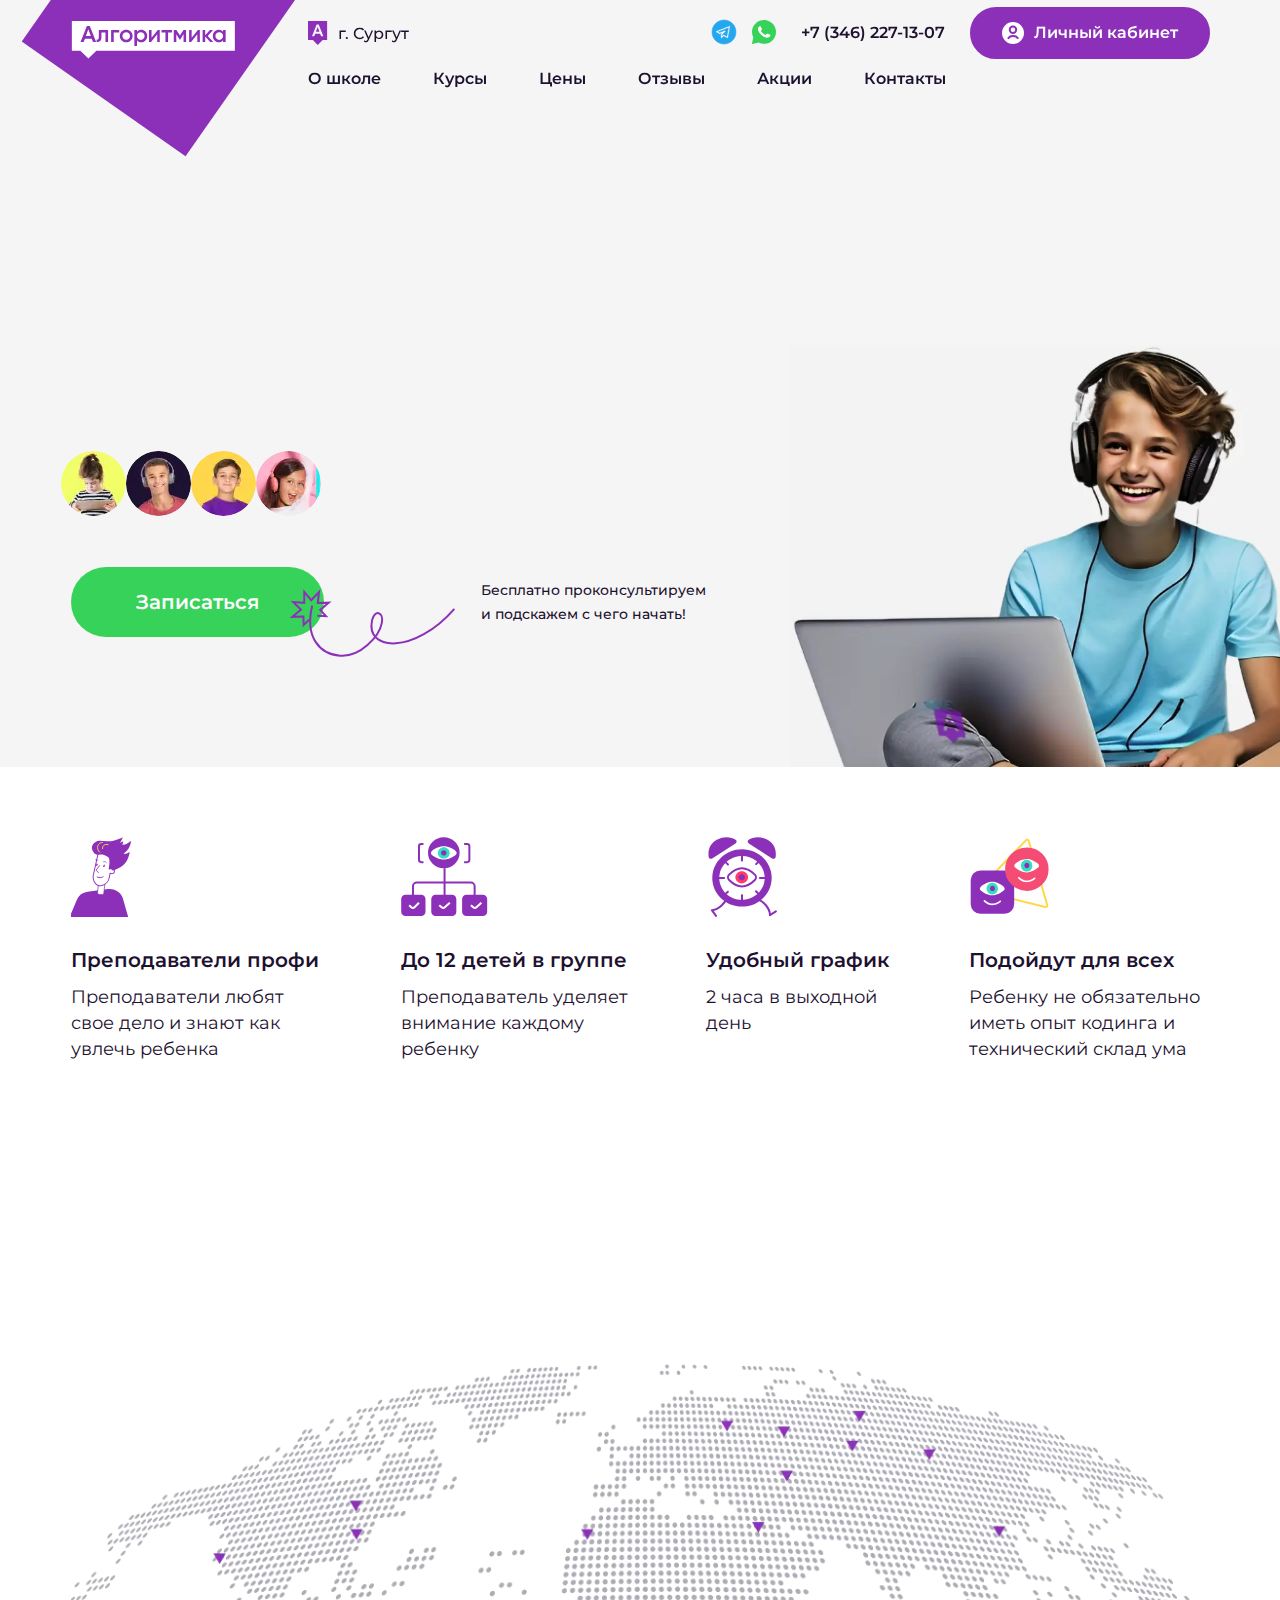
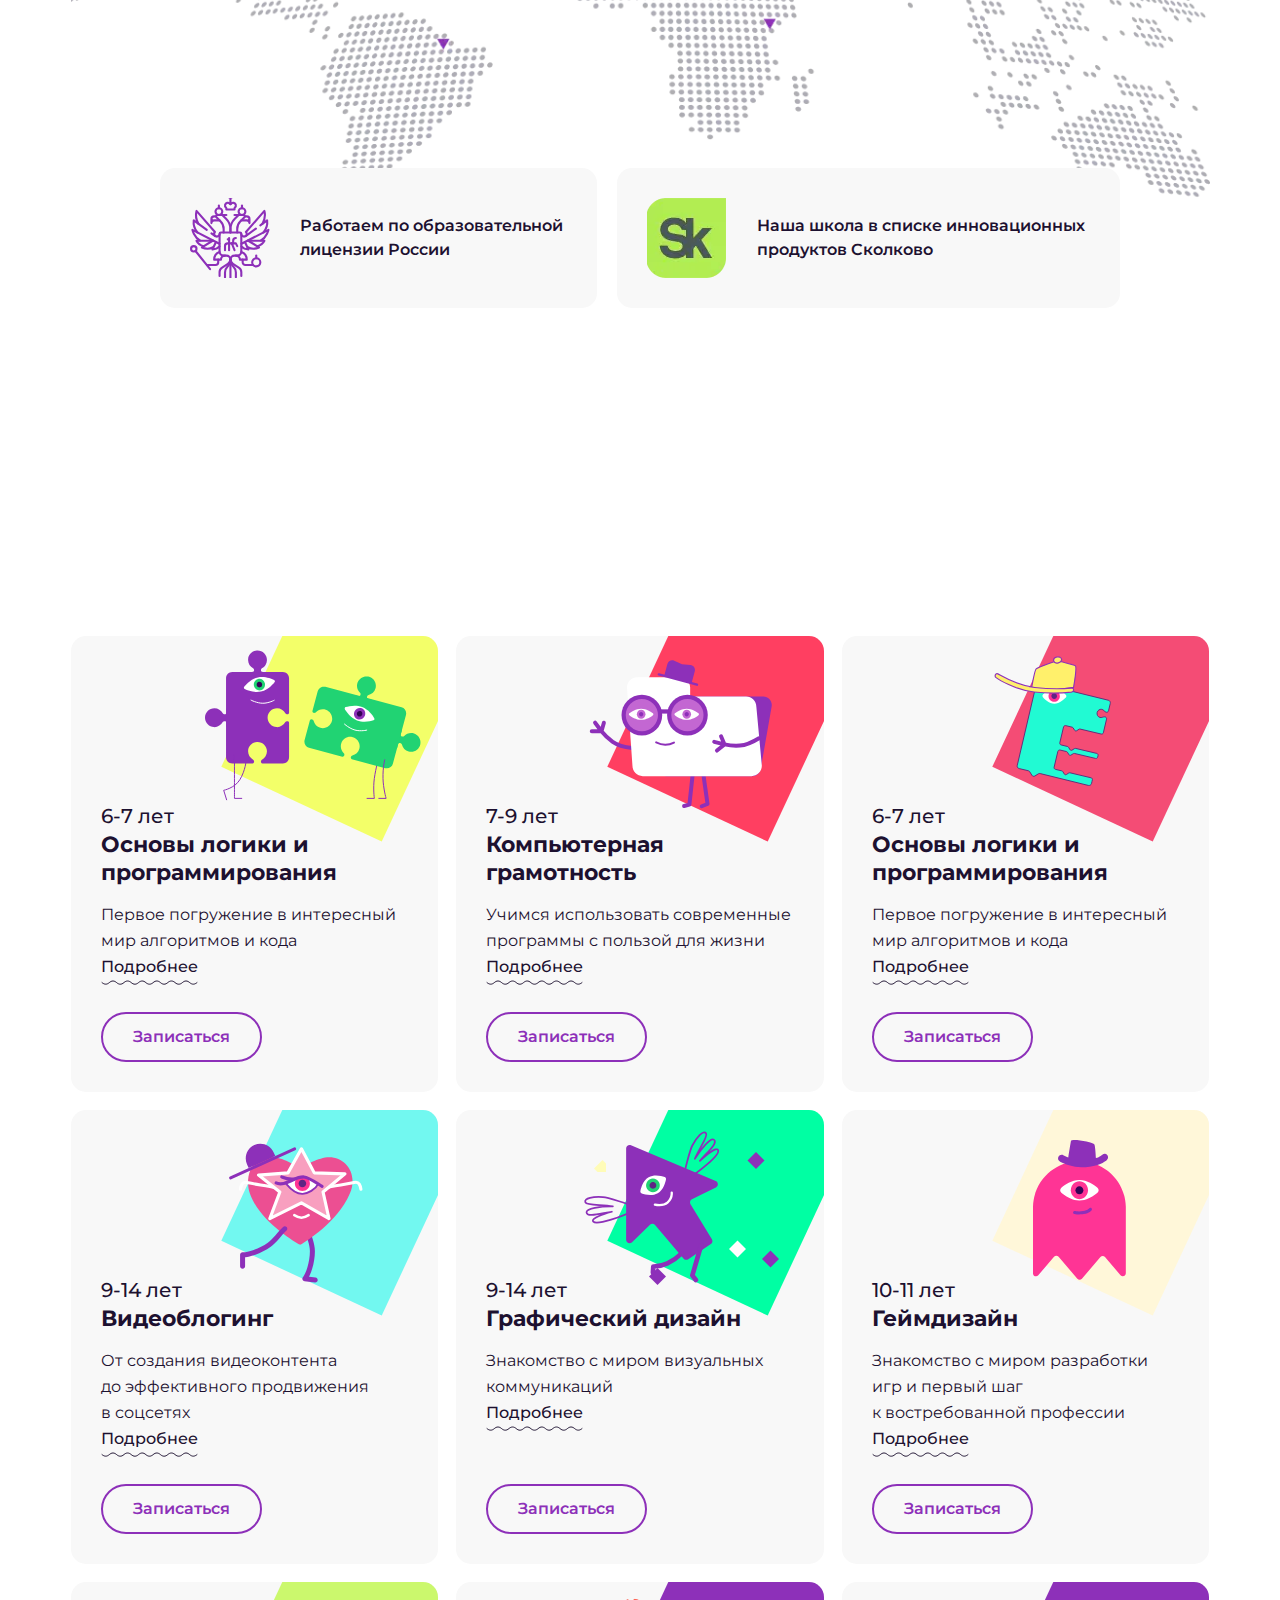
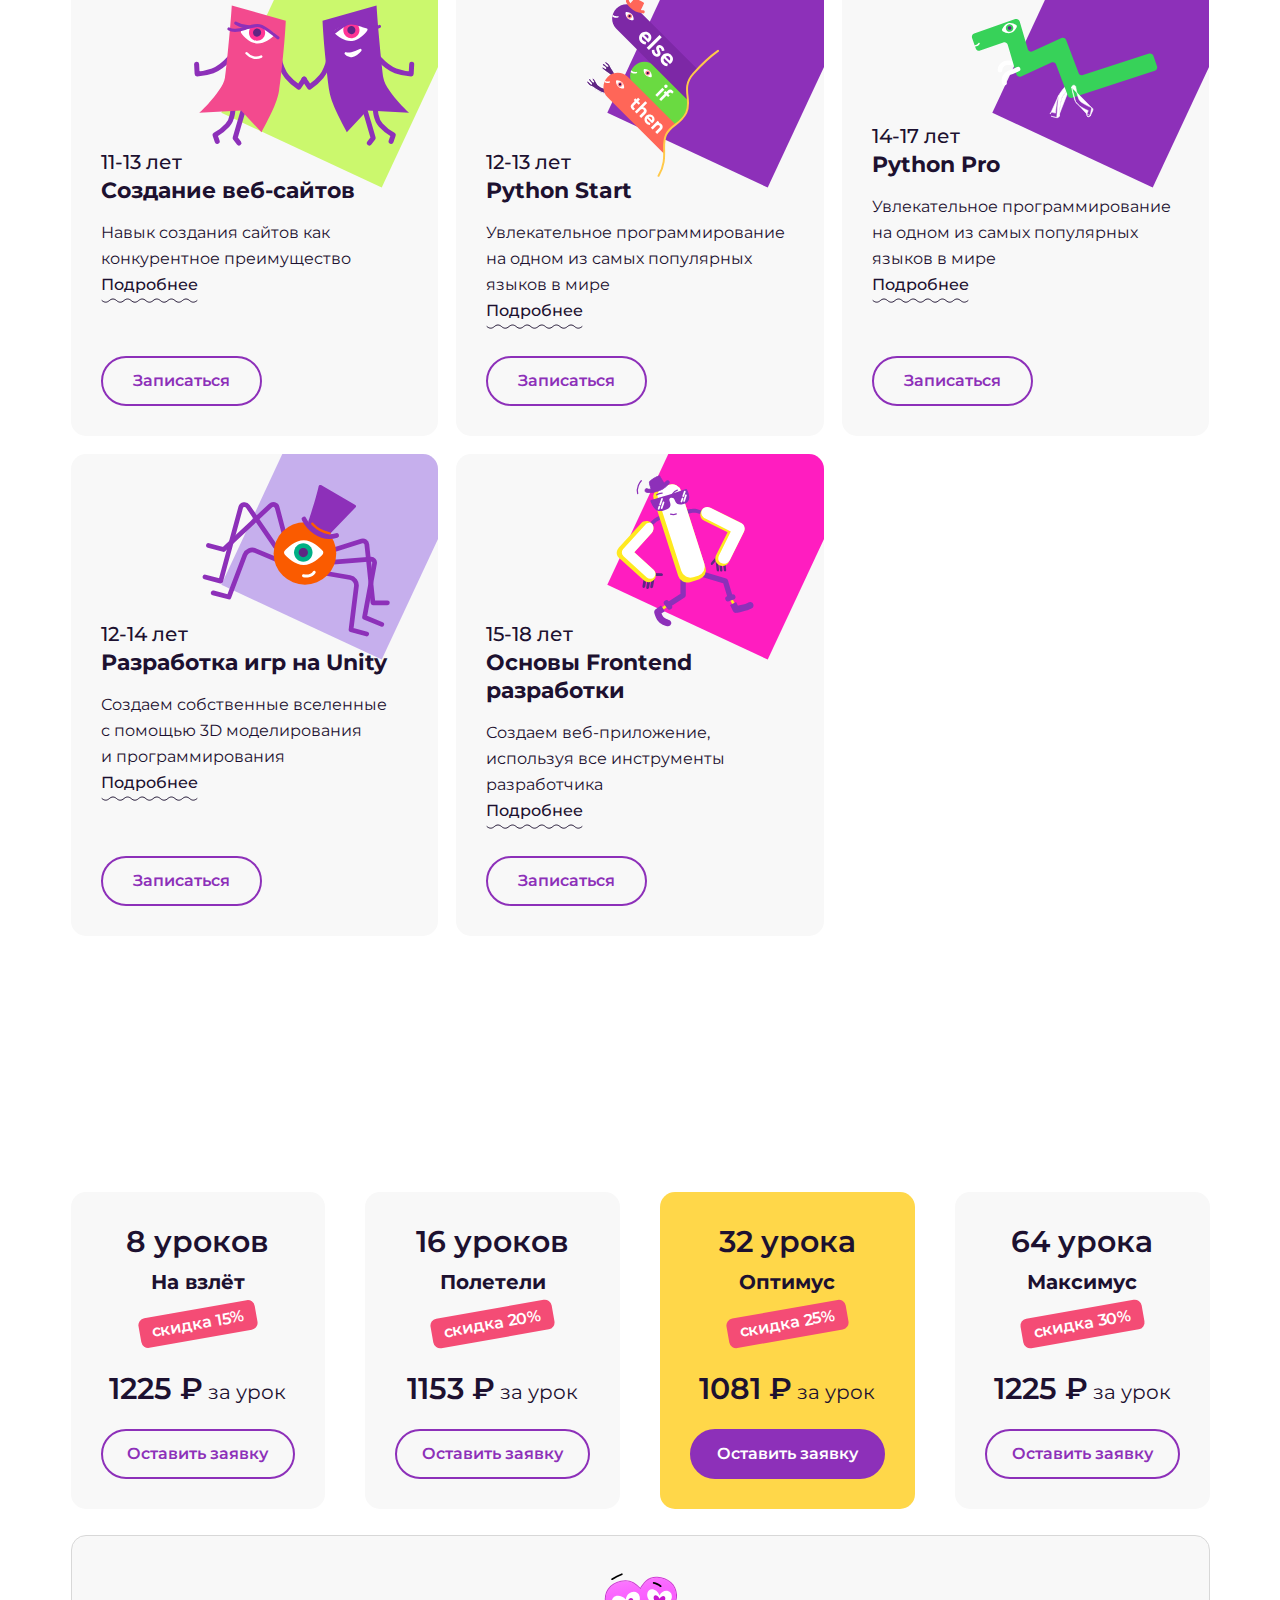
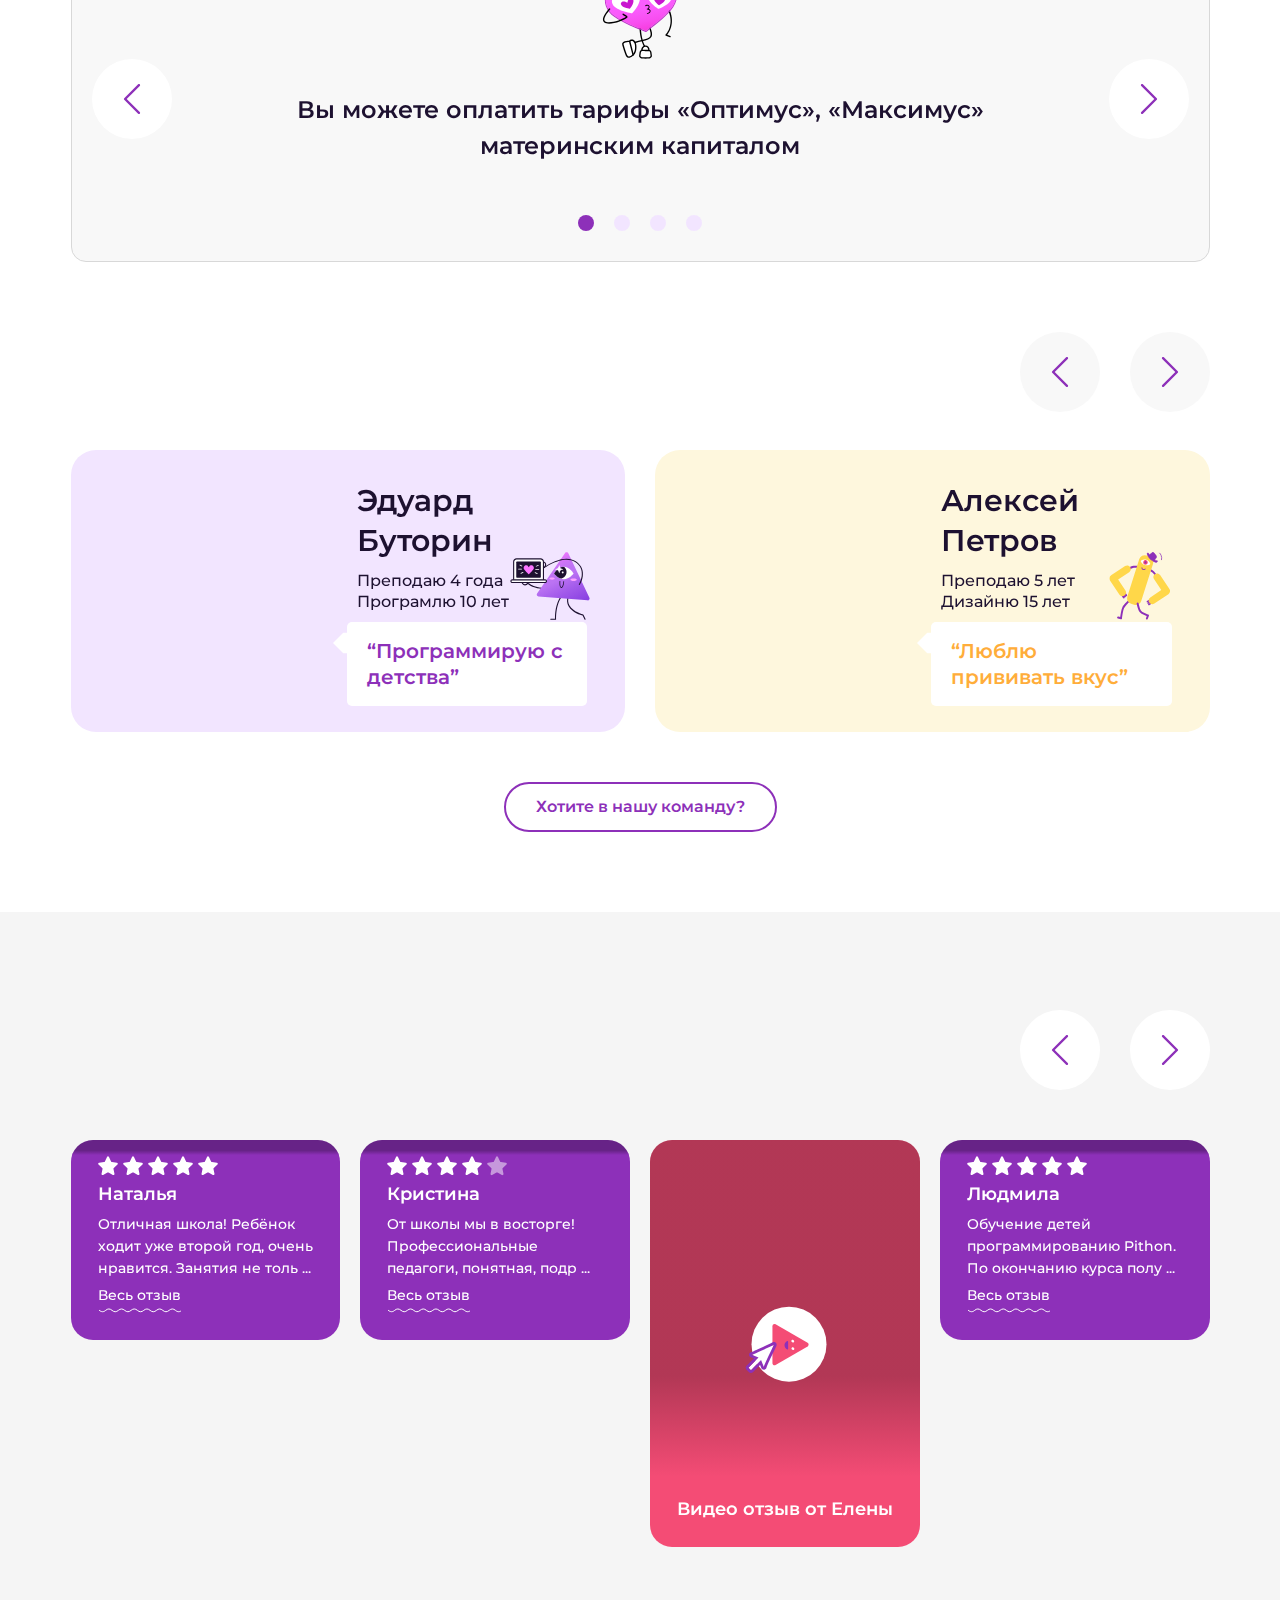
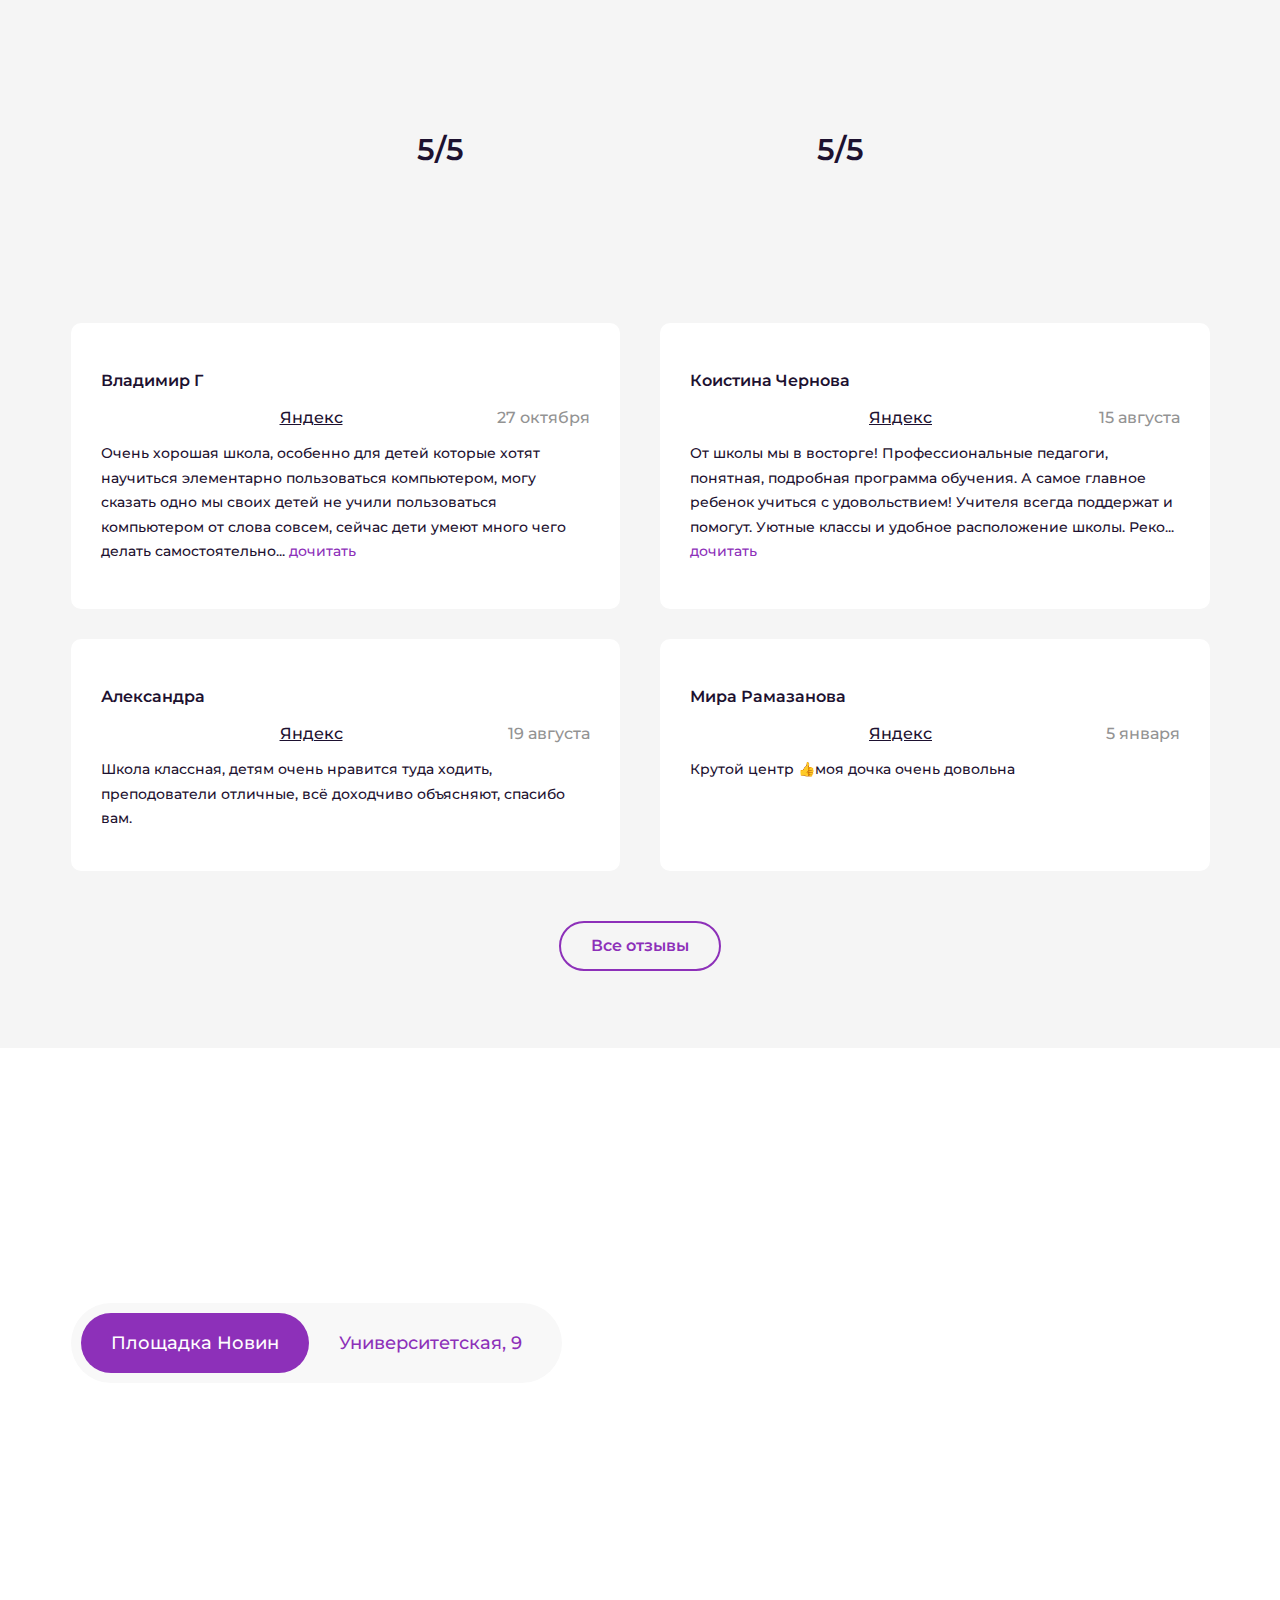
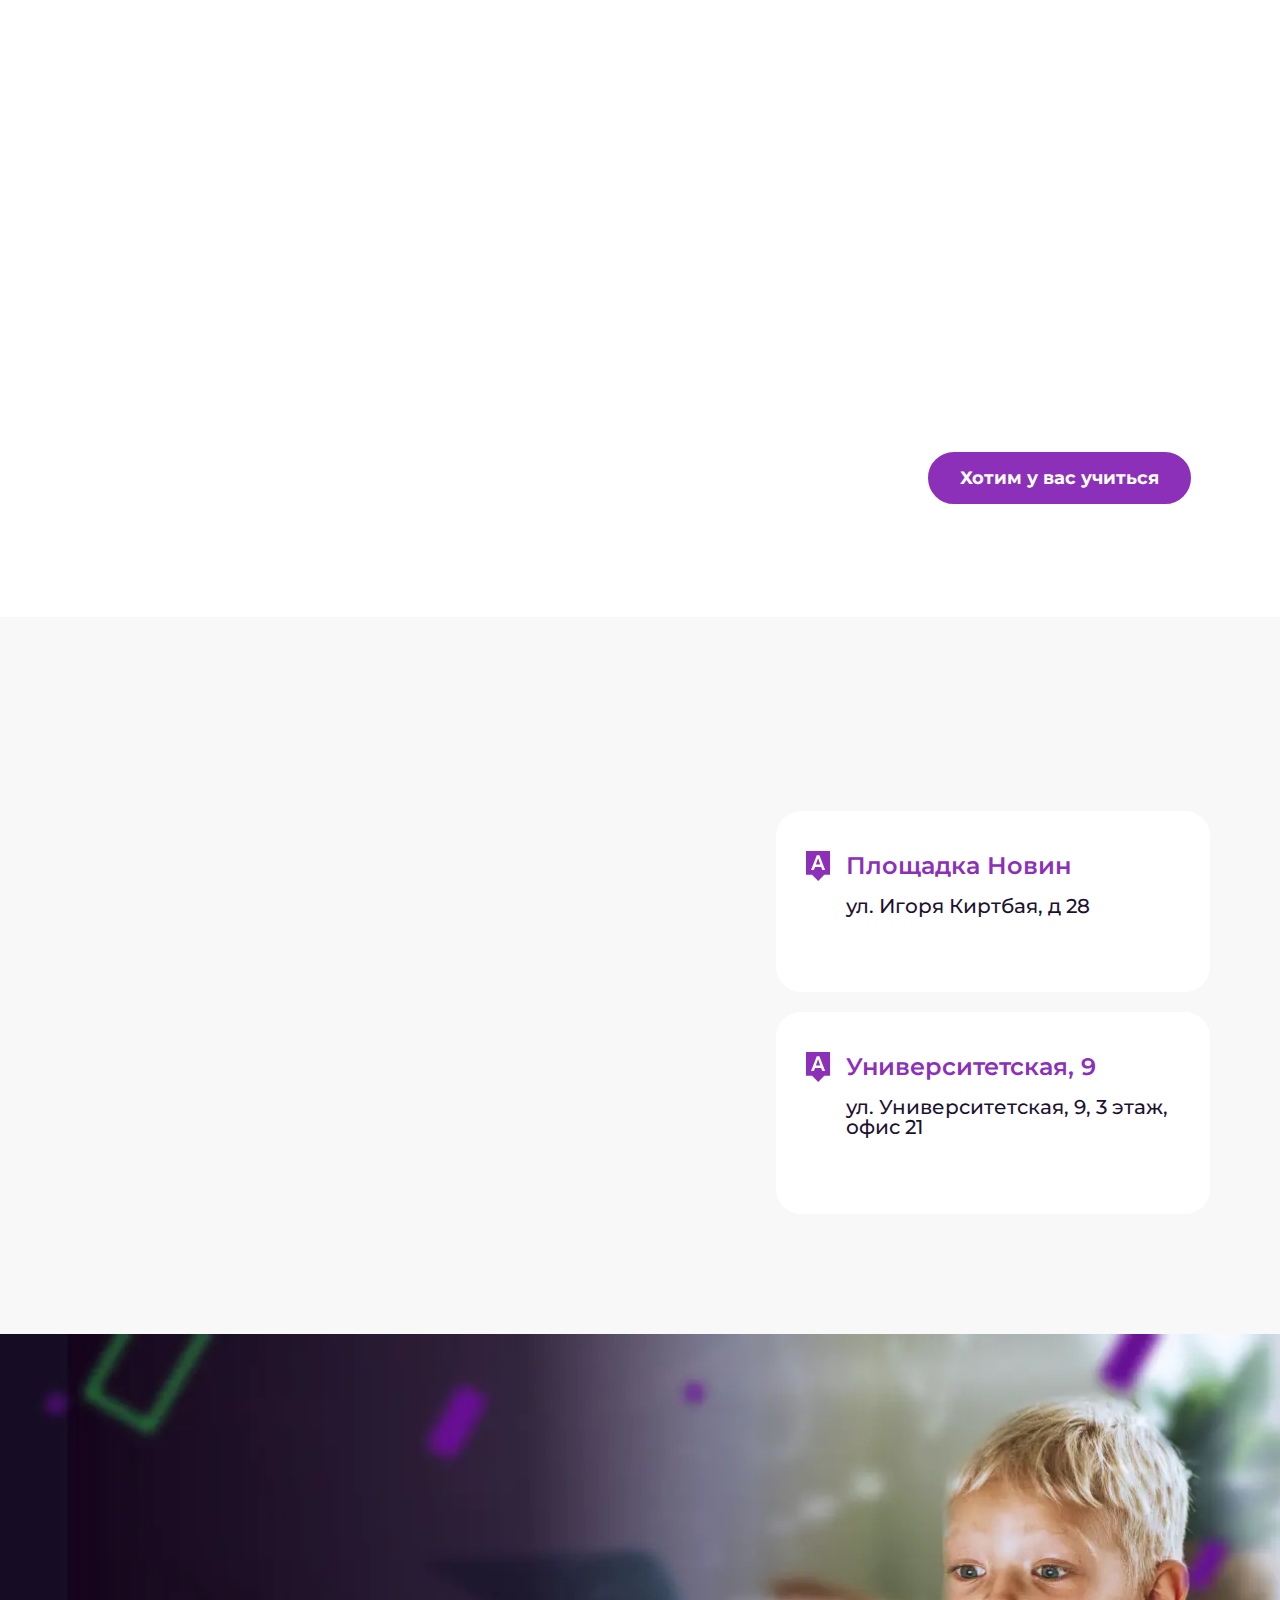
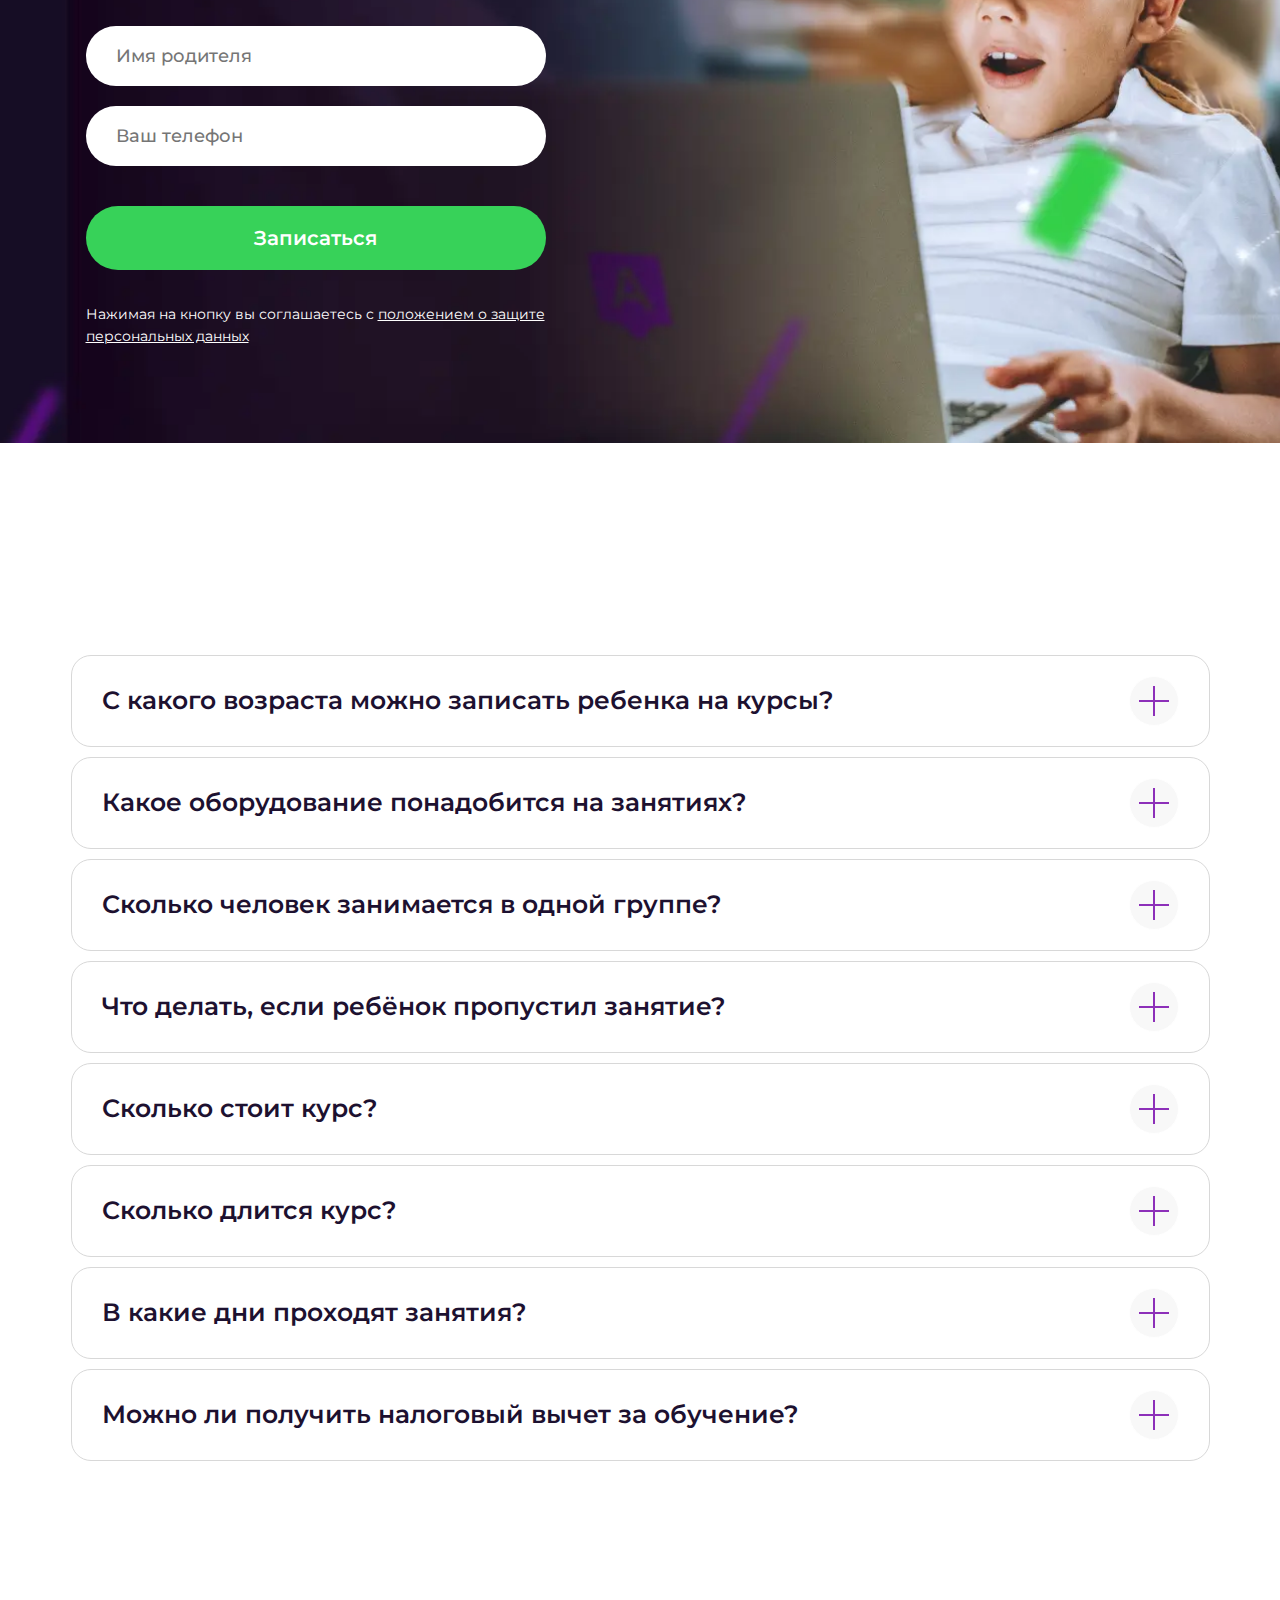
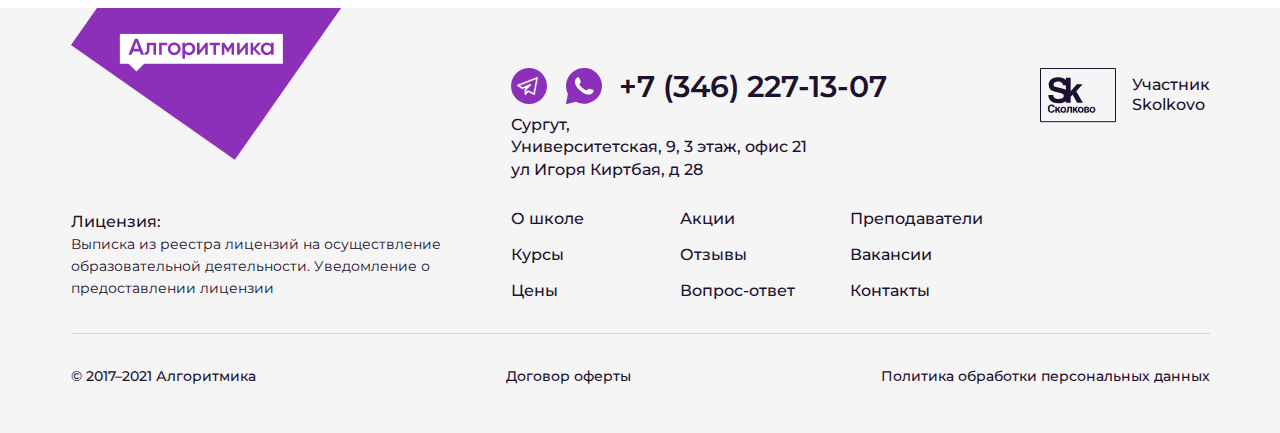
<file: index.html>
<!DOCTYPE html>
<html lang="ru">

<head>
	<title>HomePage</title>
	<meta charset="UTF-8">
	<meta name="format-detection" content="telephone=no">
	<link rel="stylesheet" href="css/style.min.css?_v=20231127111800">
	<meta name="viewport" content="width=device-width, initial-scale=1.0">
</head>

<body>
	<div class="wrapper">
		<header data-scroll="60" class="header">
			<div class="header__container">
				<a aria-label="logo" href="index.html" class="header__logo">
					<svg xmlns="http://www.w3.org/2000/svg" width="164" height="38" viewBox="0 0 164 38" fill="none">
						<path d="M17.3278 8.29312L19.7801 15.0376H14.8755L17.3278 8.29312Z" fill="white" />
						<path d="M55.2094 18.8289C54.1464 18.8289 53.2528 18.4667 52.528 17.7422C51.8035 17.0178 51.4409 16.1082 51.4409 15.0134C51.4409 13.9187 51.8035 13.0091 52.528 12.2846C53.2528 11.5602 54.1464 11.198 55.2094 11.198C56.2721 11.198 57.166 11.5602 57.8905 12.2846C58.6154 13.0091 58.9776 13.9187 58.9776 15.0134C58.9776 16.1082 58.6154 17.0178 57.8905 17.7422C57.166 18.4667 56.2721 18.8289 55.2094 18.8289Z" fill="white" />
						<path d="M67.0641 17.7905C67.7886 18.515 68.6987 18.8772 69.7937 18.8772C70.8887 18.8772 71.7987 18.515 72.5233 17.7905C73.2481 17.0499 73.6103 16.1243 73.6103 15.0134C73.6103 13.9026 73.2481 12.9849 72.5233 12.2605C71.7987 11.5199 70.8887 11.1497 69.7937 11.1497C68.6987 11.1497 67.7886 11.5199 67.0641 12.2605C66.3393 12.9849 65.9771 13.9026 65.9771 15.0134C65.9771 16.1243 66.3393 17.0499 67.0641 17.7905Z" fill="white" />
						<path d="M145.504 17.7905C146.228 18.515 147.138 18.8772 148.233 18.8772C149.328 18.8772 150.238 18.515 150.963 17.7905C151.687 17.0499 152.05 16.1243 152.05 15.0134C152.05 13.9026 151.687 12.9849 150.963 12.2605C150.238 11.5199 149.328 11.1497 148.233 11.1497C147.138 11.1497 146.228 11.5199 145.504 12.2605C144.779 12.9849 144.417 13.9026 144.417 15.0134C144.417 16.1243 144.779 17.0499 145.504 17.7905Z" fill="white" />
						<path fill-rule="evenodd" clip-rule="evenodd" d="M0.858398 0H163.858V29.8543H25.0628L25.1246 29.9159L17.3873 37.6199L9.61692 29.883L9.64571 29.8543H0.858398V0ZM20.6454 17.6456L22.1229 21.0506H25.1182L18.7701 5.00448H15.885L9.53785 21.0506H12.5573L14.0097 17.6456H20.6454ZM50.6922 19.5292C51.9319 20.7528 53.4376 21.3645 55.2093 21.3645C56.9968 21.3645 58.5025 20.7528 59.7264 19.5292C60.9664 18.3057 61.5864 16.8004 61.5864 15.0134C61.5864 13.2264 60.9664 11.7212 59.7264 10.4977C58.5025 9.27413 56.9968 8.66235 55.2093 8.66235C53.4376 8.66235 51.9319 9.27413 50.6922 10.4977C49.4522 11.7212 48.8322 13.2264 48.8322 15.0134C48.8322 16.8004 49.4522 18.3057 50.6922 19.5292ZM37.0797 8.9763V21.0506H34.4711V11.4877H30.4371V15.9794C30.4371 17.8952 30.0184 19.2556 29.181 20.0605C28.3436 20.8654 27.1519 21.1955 25.606 21.0506V18.6116C26.3468 18.7404 26.9023 18.5874 27.2727 18.1527C27.6431 17.7181 27.8283 16.9534 27.8283 15.8586V8.9763H37.0797ZM48.2118 8.9763V11.4877H42.7287V21.0506H40.1197V8.9763H48.2118ZM70.2044 8.66235C71.863 8.66235 73.28 9.28217 74.4558 10.5218C75.6312 11.7453 76.2192 13.2425 76.2192 15.0134C76.2192 16.8004 75.6312 18.3057 74.4558 19.5292C73.28 20.7528 71.863 21.3645 70.2044 21.3645C68.3684 21.3645 66.9593 20.6884 65.977 19.336V25.0224H63.3681V8.9763H65.977V10.715C66.9593 9.34655 68.3684 8.66235 70.2044 8.66235ZM88.7559 8.9763H86.7512L80.5669 16.6314V8.9763H78.0064V21.0506H80.0115L86.1954 13.3713V21.0506H88.7559V8.9763ZM101.01 8.9763V11.4877H97.0732V21.0506H94.4643V11.4877H90.5026V8.9763H101.01ZM112.558 21.0506H115.095V8.9763H112.438L108.935 14.5546L105.433 8.9763H102.776V21.0506H105.312V13.1298L108.766 18.6357H109.08L112.558 13.1057V21.0506ZM126.853 8.9763H128.858V21.0506H126.297V13.3713L120.114 21.0506H118.109V8.9763H120.669V16.6314L126.853 8.9763ZM139.157 21.0506H142.273L136.766 14.8927L142.08 8.9763H138.891L134.205 14.3131V8.9763H131.596V21.0506H134.205V15.4723L139.157 21.0506ZM152.05 8.9763H154.658V21.0506H152.05V19.3119C151.067 20.6803 149.658 21.3645 147.822 21.3645C146.164 21.3645 144.746 20.7528 143.571 19.5292C142.395 18.2896 141.807 16.7843 141.807 15.0134C141.807 13.2264 142.395 11.7212 143.571 10.4977C144.746 9.27413 146.164 8.66235 147.822 8.66235C149.658 8.66235 151.067 9.33851 152.05 10.6908V8.9763Z" fill="white" />
					</svg>
				</a>
				<a aria-label="logo" data-da=".header__wrapper,808,2" href="index.html" class="header__logo header__logo_mobile">
					<svg xmlns="http://www.w3.org/2000/svg" width="152" height="35" viewBox="0 0 152 35" fill="none">
						<path d="M15.3225 7.71555L17.604 13.9903H13.041L15.3225 7.71555Z" fill="#8D30B9" />
						<path d="M50.5666 17.5176C49.5776 17.5176 48.7463 17.1806 48.0719 16.5066C47.3979 15.8326 47.0605 14.9864 47.0605 13.9679C47.0605 12.9494 47.3979 12.1031 48.0719 11.4291C48.7463 10.7551 49.5776 10.4181 50.5666 10.4181C51.5553 10.4181 52.3869 10.7551 53.061 11.4291C53.7353 12.1031 54.0724 12.9494 54.0724 13.9679C54.0724 14.9864 53.7353 15.8326 53.061 16.5066C52.3869 17.1806 51.5553 17.5176 50.5666 17.5176Z" fill="#8D30B9" />
						<path d="M61.5953 16.5516C62.2694 17.2256 63.1161 17.5626 64.1348 17.5626C65.1536 17.5626 66.0002 17.2256 66.6743 16.5516C67.3486 15.8626 67.6857 15.0014 67.6857 13.9679C67.6857 12.9344 67.3486 12.0807 66.6743 11.4067C66.0002 10.7177 65.1536 10.3732 64.1348 10.3732C63.1161 10.3732 62.2694 10.7177 61.5953 11.4067C60.921 12.0807 60.584 12.9344 60.584 13.9679C60.584 15.0014 60.921 15.8626 61.5953 16.5516Z" fill="#8D30B9" />
						<path d="M134.572 16.5516C135.246 17.2256 136.093 17.5626 137.111 17.5626C138.13 17.5626 138.977 17.2256 139.651 16.5516C140.325 15.8626 140.662 15.0014 140.662 13.9679C140.662 12.9344 140.325 12.0807 139.651 11.4067C138.977 10.7177 138.13 10.3732 137.111 10.3732C136.093 10.3732 135.246 10.7177 134.572 11.4067C133.898 12.0807 133.561 12.9344 133.561 13.9679C133.561 15.0014 133.898 15.8626 134.572 16.5516Z" fill="#8D30B9" />
						<path fill-rule="evenodd" clip-rule="evenodd" d="M0 0H151.648V27.7752H22.5188L22.5763 27.8325L15.3778 35L8.14856 27.8019L8.17534 27.7752H0V0ZM18.409 16.4167L19.7836 19.5846H22.5703L16.6643 4.65596H13.9801L8.075 19.5846H10.8842L12.2354 16.4167H18.409ZM46.3633 18.1692C47.5166 19.3075 48.9175 19.8766 50.5658 19.8766C52.2288 19.8766 53.6296 19.3075 54.7683 18.1692C55.9219 17.0309 56.4988 15.6304 56.4988 13.9679C56.4988 12.3053 55.9219 10.9049 54.7683 9.76658C53.6296 8.62826 52.2288 8.05909 50.5658 8.05909C48.9175 8.05909 47.5166 8.62826 46.3633 9.76658C45.2096 10.9049 44.6328 12.3053 44.6328 13.9679C44.6328 15.6304 45.2096 17.0309 46.3633 18.1692ZM33.6988 8.35117V19.5846H31.2718V10.6877H27.5188V14.8665C27.5188 16.6489 27.1292 17.9146 26.3502 18.6634C25.5711 19.4123 24.4624 19.7194 23.0241 19.5846V17.3154C23.7133 17.4352 24.2302 17.293 24.5748 16.8885C24.9194 16.4842 25.0916 15.7727 25.0916 14.7542V8.35117H33.6988ZM44.0557 8.35117V10.6877H38.9543V19.5846H36.5271V8.35117H44.0557ZM64.5166 8.05909C66.0597 8.05909 67.378 8.63574 68.4719 9.78905C69.5655 10.9274 70.1125 12.3203 70.1125 13.9679C70.1125 15.6304 69.5655 17.0309 68.4719 18.1692C67.378 19.3075 66.0597 19.8766 64.5166 19.8766C62.8085 19.8766 61.4975 19.2476 60.5836 17.9894V23.2798H58.1564V8.35117H60.5836V9.96876C61.4975 8.69564 62.8085 8.05909 64.5166 8.05909ZM81.7761 8.35117H79.911L74.1574 15.4731V8.35117H71.7753V19.5846H73.6407L79.394 12.4401V19.5846H81.7761V8.35117ZM93.1773 8.35117V10.6877H89.5142V19.5846H87.087V10.6877H83.4012V8.35117H93.1773ZM103.921 19.5846H106.281V8.35117H103.809L100.55 13.541L97.2916 8.35117H94.8196V19.5846H97.1791V12.2155L100.393 17.3379H100.685L103.921 12.193V19.5846ZM117.22 8.35117H119.085V19.5846H116.703V12.4401L110.95 19.5846H109.085V8.35117H111.467V15.4731L117.22 8.35117ZM128.667 19.5846H131.566L126.442 13.8555L131.386 8.35117H128.42L124.06 13.3163V8.35117H121.633V19.5846H124.06V14.3947L128.667 19.5846ZM140.662 8.35117H143.089V19.5846H140.662V17.967C139.748 19.2401 138.437 19.8766 136.729 19.8766C135.186 19.8766 133.867 19.3075 132.774 18.1692C131.68 17.0159 131.133 15.6154 131.133 13.9679C131.133 12.3053 131.68 10.9049 132.774 9.76658C133.867 8.62826 135.186 8.05909 136.729 8.05909C138.437 8.05909 139.748 8.68816 140.662 9.94629V8.35117Z" fill="#8D30B9" />
					</svg>
				</a>
				<div class="header__wrapper">
					<div data-da=".menu__body,808,last" class="header__top top-header">
						<button data-goto-header data-goto-top="50" data-goto=".location__container" class="top-header__location">
							<svg xmlns="http://www.w3.org/2000/svg" width="20" height="24" viewBox="0 0 20 24" fill="none">
								<g clip-path="url(#clip0_104_7352)">
									<path d="M9.71572 14.1117L14.6407 19.0461L9.75405 23.9613L4.8291 19.0269L9.71572 14.1117Z" fill="#8D30B9" />
									<path d="M9.6772 5.89441L11.4594 10.8288H7.89502L9.6772 5.89441Z" fill="#8D30B9" />
									<path fill-rule="evenodd" clip-rule="evenodd" d="M19.3548 0H0V19.0656H19.3548V0ZM12.0728 12.7296L13.146 15.2256H15.3306L10.7122 3.4752H8.62344L4.02427 15.2256H6.20888L7.26286 12.7296H12.0728Z" fill="#8D30B9" />
								</g>
								<defs>
									<clipPath id="clip0_104_7352">
										<rect width="19.3548" height="24" fill="white" />
									</clipPath>
								</defs>
							</svg>
							<span>г. Сургут</span>
						</button>
						<p hidden class="top-header__address">
							Университетская, 9, 3 этаж, офис 21 ул Игоря Киртбая, д 28
						</p>
						<div class="top-header__actions">
							<div class="top-header__social social-top">
								<a aria-label="telegram" href="#" class="social-top__link">
									<svg xmlns="http://www.w3.org/2000/svg" width="26" height="26" viewBox="0 0 26 26" fill="none">
										<path d="M13 25C19.617 25 25 19.617 25 13C25 6.383 19.617 1 13 1C6.383 1 1 6.383 1 13C1 19.617 6.383 25 13 25Z" fill="#25A7F0" />
										<path d="M13 2.5C7.21 2.5 2.5 7.21 2.5 13C2.5 18.79 7.21 23.5 13 23.5M13 25C19.617 25 25 19.617 25 13C25 6.383 19.617 1 13 1C6.383 1 1 6.383 1 13C1 19.617 6.383 25 13 25Z" stroke="#25A7F0" stroke-width="0.5" />
										<path d="M8.89597 15.155L10.464 14.474L10.024 14.915C9.88297 15.056 9.80397 15.247 9.80397 15.445V18.38C9.80397 19.052 10.616 19.378 11.084 18.91L12.658 17.336L16.088 19.051C16.532 19.273 17.069 19.01 17.161 18.514L19.118 7.75301C19.221 7.17401 18.651 6.70601 18.106 6.92001L5.38997 11.897C4.81997 12.119 4.74397 12.899 5.25997 13.228L8.19397 15.1C8.40397 15.234 8.66897 15.255 8.89597 15.155ZM17.402 8.80801L15.865 17.263L12.845 15.754C12.553 15.608 12.205 15.669 11.98 15.895L11.304 16.571V15.758L14.311 12.751C14.894 12.168 14.238 11.206 13.482 11.533L8.66497 13.623L7.31097 12.759L17.402 8.80801Z" fill="white" stroke="#25A7F0" stroke-width="0.5" />
									</svg>
								</a>
								<a aria-label="whatsapp" href="#" class="social-top__link">
									<svg xmlns="http://www.w3.org/2000/svg" width="24" height="24" viewBox="0 0 24 24" fill="none">
										<path d="M20.5344 3.53001C18.5204 1.51199 15.8458 0.274407 12.993 0.0404876C10.1402 -0.193431 7.29701 0.591713 4.97634 2.2543C2.65567 3.91689 1.01025 6.34747 0.336877 9.10762C-0.336495 11.8678 0.00650907 14.7758 1.30402 17.3071L0.0303509 23.4417C0.0171352 23.5028 0.0167609 23.5659 0.0292516 23.6271C0.0417423 23.6883 0.0668289 23.7463 0.102943 23.7974C0.155847 23.8751 0.231365 23.9348 0.319412 23.9688C0.407458 24.0027 0.503842 24.0092 0.595692 23.9873L6.65606 22.5622C9.20046 23.8169 12.111 24.1353 14.8698 23.4608C17.6287 22.7863 20.0568 21.1627 21.7222 18.8788C23.3876 16.5949 24.1823 13.7989 23.9648 10.9884C23.7473 8.17779 22.5317 5.53491 20.5344 3.53001Z" fill="#37D259" />
										<path d="M18.3151 15.7708C17.8598 16.4823 17.1405 17.353 16.2364 17.5691C14.6525 17.9488 12.2218 17.5822 9.19709 14.7844L9.15969 14.7517C6.50016 12.3053 5.80944 10.2691 5.97662 8.6542C6.06901 7.73761 6.83893 6.90832 7.48786 6.3671C7.59046 6.28023 7.71212 6.21838 7.84311 6.1865C7.97411 6.15462 8.11081 6.15359 8.24228 6.18349C8.37375 6.2134 8.49634 6.2734 8.60026 6.35872C8.70417 6.44403 8.78652 6.55228 8.84072 6.67481L9.81962 8.85716C9.88323 8.99866 9.90681 9.15467 9.88782 9.30846C9.86883 9.46225 9.80799 9.60801 9.71183 9.73009L9.21688 10.3673C9.11068 10.4989 9.0466 10.659 9.03288 10.827C9.01916 10.995 9.05642 11.1633 9.13989 11.3101C9.41706 11.7924 10.0814 12.5017 10.8183 13.1586C11.6454 13.9006 12.5627 14.5793 13.1435 14.8106C13.2989 14.8736 13.4697 14.8889 13.634 14.8547C13.7983 14.8205 13.9485 14.7382 14.0652 14.6185L14.6393 14.0446C14.7501 13.9362 14.8879 13.8589 15.0386 13.8206C15.1893 13.7822 15.3476 13.7842 15.4972 13.8264L17.8224 14.4811C17.9507 14.5201 18.0682 14.5877 18.1661 14.6787C18.264 14.7697 18.3396 14.8818 18.3871 15.0062C18.4347 15.1307 18.4529 15.2643 18.4404 15.3968C18.428 15.5293 18.3851 15.6573 18.3151 15.7708Z" fill="white" />
									</svg>
								</a>
							</div>
							<ul class="top-header__callback-list callback-list">
								<li>
									<a aria-label="number for contact with us: +7 (346) 227-13-07" href="tel:+73462271307" class="callback-list__link">+7 (346) 227-13-07</a>
								</li>
							</ul>
							<a data-da=".menu__body,808,2" href="#" class="top-header__account">
								<svg xmlns="http://www.w3.org/2000/svg" width="22" height="22" viewBox="0 0 22 22" fill="none">
									<path d="M1 11C1 16.5228 5.47716 21 11 21C16.5228 21 21 16.5228 21 11C21 5.47716 16.5228 1 11 1C5.47716 1 1 5.47716 1 11Z" fill="white" stroke="white" stroke-width="2" stroke-miterlimit="10" stroke-linecap="round" stroke-linejoin="round" />
									<path d="M15.7909 16.0847C14.7952 14.8691 13.2826 14.0932 11.5887 14.0932H10.5831C8.88921 14.0932 7.37658 14.8691 6.38086 16.0847" stroke="#8D30B9" stroke-width="2" stroke-miterlimit="10" stroke-linecap="round" stroke-linejoin="round" />
									<path d="M14.178 7.7373C14.178 9.51586 12.7362 10.9576 10.9576 10.9576C9.17908 10.9576 7.7373 9.51586 7.7373 7.7373C7.7373 5.95874 9.17908 4.51696 10.9576 4.51696C12.7362 4.51696 14.178 5.95874 14.178 7.7373Z" stroke="#8D30B9" stroke-width="2" stroke-miterlimit="10" stroke-linecap="round" stroke-linejoin="round" />
								</svg>
								<span>
									Личный кабинет
								</span>
							</a>
						</div>
					</div>
					<div class="header__menu menu">
						<div class="menu__wrapper">
							<button aria-label="mobile-menu" type="button" class="menu__icon icon-menu"><span></span></button>
						</div>
						<nav class="menu__body">
							<ul class="menu__list">
								<li class="menu__item"><a data-goto-header data-goto-top="50" data-goto=".about-school" href="#" class="menu__link">О школе</a></li>
								<li class="menu__item"><a data-goto-header data-goto-top="50" data-goto=".choose-course" href="#" class="menu__link">Курсы</a></li>
								<li class="menu__item"><a data-goto-header data-goto-top="50" data-goto=".prices" href="#" class="menu__link">Цены</a></li>
								<li class="menu__item"><a data-goto-header data-goto-top="50" data-goto=".reviews__container" href="#" class="menu__link">Отзывы</a></li>
								<li class="menu__item"><a data-goto-header data-goto-top="50" data-goto=".prices" href="#" class="menu__link">Акции</a></li>
								<li class="menu__item menu__item_mobile"><a data-goto-header data-goto-top="50" data-goto=".faq" href="#" class="menu__link">Вопрос-ответ</a></li>
								<li class="menu__item menu__item_mobile"><a data-goto-header data-goto-top="50" data-goto=".teachers" href="#" class="menu__link">Преподаватели</a></li>
								<li class="menu__item menu__item_mobile"><a href="#" class="menu__link">Вакансии</a></li>
								<li class="menu__item"><a data-goto-header data-goto-top="50" data-goto=".location__container" href="#" class="menu__link">Контакты</a></li>
							</ul>
						</nav>
					</div>
					<a aria-label="account-enter" href="#" hidden class="header__account-mobile">
						<svg xmlns="http://www.w3.org/2000/svg" width="22" height="22" viewBox="0 0 22 22" fill="none">
							<path d="M1 11C1 16.5228 5.47716 21 11 21C16.5228 21 21 16.5228 21 11C21 5.47716 16.5228 1 11 1C5.47716 1 1 5.47716 1 11Z" fill="white" stroke="white" stroke-width="2" stroke-miterlimit="10" stroke-linecap="round" stroke-linejoin="round" />
							<path d="M15.7909 16.0847C14.7952 14.8691 13.2826 14.0932 11.5887 14.0932H10.5831C8.88921 14.0932 7.37658 14.8691 6.38086 16.0847" stroke="#8D30B9" stroke-width="2" stroke-miterlimit="10" stroke-linecap="round" stroke-linejoin="round" />
							<path d="M14.178 7.7373C14.178 9.51586 12.7362 10.9576 10.9576 10.9576C9.17908 10.9576 7.7373 9.51586 7.7373 7.7373C7.7373 5.95874 9.17908 4.51696 10.9576 4.51696C12.7362 4.51696 14.178 5.95874 14.178 7.7373Z" stroke="#8D30B9" stroke-width="2" stroke-miterlimit="10" stroke-linecap="round" stroke-linejoin="round" />
						</svg>
					</a>
				</div>
			</div>
		</header>
		<main class="page">
			<section class="hero">
				<div class="hero__container">
					<h1 data-watch data-watch-once data-transform-to-top-long class="hero__title title">Школа
						программирования для детей 3 — 17 лет</h1>
					<div class="hero__info">
						<div class="hero__avatars">
							<picture><source data-srcset="img/hero/01.webp" srcset="[data-uri]" type="image/webp"><img src="[data-uri]"  data-src="img/hero/01.png" alt="image"></picture>
							<picture><source data-srcset="img/hero/02.webp" srcset="[data-uri]" type="image/webp"><img src="[data-uri]"  data-src="img/hero/02.png" alt="image"></picture>
							<picture><source data-srcset="img/hero/03.webp" srcset="[data-uri]" type="image/webp"><img src="[data-uri]"  data-src="img/hero/03.png" alt="image"></picture>
							<picture><source data-srcset="img/hero/04.webp" srcset="[data-uri]" type="image/webp"><img src="[data-uri]"  data-src="img/hero/04.png" alt="image"></picture>
						</div>
						<p data-watch data-watch-once data-transform-to-top-delay class="hero__description">
							Помогаем детям 3 — 17 лет реализовать самые смелые идеи через программирование и цифровое
							творчество
						</p>
					</div>
					<div class="hero__actions">
						<button data-goto-header data-goto-top="0" data-goto=".signup" class="hero__button">Записаться</button>
						<p class="hero__text">Бесплатно проконсультируем и подскажем с чего начать!</p>
					</div>
				</div>
			</section>
			<section class="advantages">
				<div class="advantages__container">
					<div class="advantages__items">
						<div class="advantages__item">
							<div class="advantages__icon">
								<!-- <img data-src="img/advantages/01.svg" alt="icon"> -->
								<svg width="67" height="80" viewBox="0 0 67 80" fill="none" xmlns="http://www.w3.org/2000/svg" xmlns:xlink="http://www.w3.org/1999/xlink">
									<g clip-path="url(#clip0_88_13443)">
										<path d="M16.7545 55.7995L37.0703 53.0998C43.3713 52.2624 49.3344 56.1683 51.0843 62.2791L56.1152 79.8473L4.19617e-05 79.4206L6.61109 63.5725C8.36794 59.3609 12.231 56.4007 16.7545 55.7995Z" fill="#8D30B9" stroke="#8D30B9" stroke-width="2" />
										<path d="M30.5618 57.7697L28.314 57.51C27.1901 57.3801 26.4059 56.3697 26.5358 55.2458L27.6228 45.9192C27.7527 44.7953 28.763 44.0111 29.8869 44.141L32.1348 44.4007C33.2587 44.5306 34.0428 45.5409 33.913 46.6648L32.826 55.9914C32.6961 57.1153 31.6858 57.8995 30.5618 57.7697Z" fill="white" stroke="#8D30B9" stroke-width="0.720087" stroke-miterlimit="10" stroke-linecap="round" stroke-linejoin="round" />
										<path fill-rule="evenodd" clip-rule="evenodd" d="M22.1593 38.9557C21.8847 44.2063 24.7052 47.796 27.8962 48.6671C31.6347 49.3141 36.8911 46.4994 38.0331 41.5141L39.1321 36.0985C39.5905 36.4983 40.1907 36.7393 40.8467 36.7363C42.2778 36.7297 43.4326 35.5641 43.426 34.133C43.4193 32.7019 42.2538 31.5472 40.8227 31.5538C40.5454 31.5551 40.2785 31.5999 40.0284 31.6817L40.7853 27.9522L43.5375 14.3903C44.2852 11.0195 40.8358 7.75966 37.0973 7.10995C33.3618 6.46013 28.9803 7.98056 28.2326 11.3541L22.1593 38.9557Z" fill="white" />
										<path d="M27.8962 48.6671L27.7723 49.1213C27.7867 49.1252 27.8012 49.1285 27.816 49.131L27.8962 48.6671ZM22.1593 38.9557L21.6995 38.8545C21.694 38.8797 21.6905 38.9053 21.6892 38.9311L22.1593 38.9557ZM38.0331 41.5141L38.4921 41.6193L38.4945 41.6078L38.0331 41.5141ZM39.1321 36.0985L39.4416 35.7437C39.3152 35.6335 39.1398 35.5988 38.9811 35.6526C38.8223 35.7064 38.7041 35.8406 38.6707 36.0049L39.1321 36.0985ZM40.8467 36.7363L40.8489 37.2071L40.8467 36.7363ZM40.8227 31.5538L40.8205 31.083L40.8205 31.083L40.8227 31.5538ZM40.0284 31.6817L39.5671 31.588C39.5337 31.7523 39.5902 31.9218 39.7154 32.0333C39.8405 32.1447 40.0155 32.1812 40.1748 32.1291L40.0284 31.6817ZM40.7853 27.9522L41.2467 28.0458L41.2467 28.0458L40.7853 27.9522ZM43.5375 14.3903L43.0778 14.2883L43.0761 14.2967L43.5375 14.3903ZM37.0973 7.10995L37.0166 7.57376L37.0166 7.57377L37.0973 7.10995ZM28.2326 11.3541L27.773 11.2522L27.7729 11.2529L28.2326 11.3541ZM28.0202 48.213C25.0836 47.4113 22.364 44.0549 22.6294 38.9803L21.6892 38.9311C21.4053 44.3576 24.3268 48.1807 27.7723 49.1213L28.0202 48.213ZM37.5742 41.409C37.0349 43.7632 35.5214 45.6167 33.6824 46.8075C31.8365 48.0028 29.7063 48.5026 27.9765 48.2033L27.816 49.131C29.8246 49.4786 32.1918 48.8945 34.1942 47.5979C36.2036 46.2967 37.8893 44.2503 38.492 41.6192L37.5742 41.409ZM38.6707 36.0049L37.5717 41.4205L38.4945 41.6078L39.5935 36.1921L38.6707 36.0049ZM38.8227 36.4533C39.364 36.9255 40.074 37.2106 40.8489 37.2071L40.8445 36.2655C40.3074 36.268 39.8169 36.0711 39.4416 35.7437L38.8227 36.4533ZM40.8489 37.2071C42.54 37.1992 43.9046 35.822 43.8967 34.1309L42.9552 34.1352C42.9606 35.3063 42.0156 36.2601 40.8445 36.2655L40.8489 37.2071ZM43.8967 34.1309C43.8889 32.4398 42.5116 31.0752 40.8205 31.083L40.8249 32.0246C41.996 32.0192 42.9498 32.9641 42.9552 34.1352L43.8967 34.1309ZM40.8205 31.083C40.4937 31.0845 40.1782 31.1374 39.8821 31.2342L40.1748 32.1291C40.3789 32.0624 40.5972 32.0256 40.8249 32.0246L40.8205 31.083ZM40.3239 27.8586L39.5671 31.588L40.4898 31.7753L41.2467 28.0458L40.3239 27.8586ZM43.0761 14.2967L40.3239 27.8586L41.2467 28.0458L43.9989 14.4839L43.0761 14.2967ZM37.0166 7.57377C38.7865 7.88136 40.4909 8.80972 41.6564 10.0519C42.822 11.2941 43.4081 12.7997 43.0779 14.2884L43.9971 14.4923C44.4146 12.6102 43.6499 10.8004 42.3431 9.4076C41.0361 8.01468 39.1465 6.98824 37.1779 6.64612L37.0166 7.57377ZM28.6923 11.456C29.0237 9.96029 30.1675 8.83598 31.7324 8.15494C33.2978 7.47367 35.233 7.2635 37.0166 7.57376L37.1779 6.64613C35.226 6.30657 33.1028 6.53171 31.3567 7.29159C29.61 8.0517 28.1892 9.37438 27.773 11.2522L28.6923 11.456ZM22.6191 39.0568L28.6924 11.4553L27.7729 11.2529L21.6995 38.8545L22.6191 39.0568Z" fill="#8D30B9" />
										<path d="M26.2029 39.9952C26.2029 39.9952 27.6659 40.6939 29.1944 40.6177C30.7229 40.5444 32.2105 39.7025 32.2105 39.7025" stroke="#8D30B9" stroke-width="0.941563" stroke-miterlimit="10" stroke-linecap="round" stroke-linejoin="round" />
										<path d="M29.0223 28.3518L24.136 33.0805L28.2657 35.7555" fill="white" />
										<path d="M28.6018 28.5619L25.0898 33.1807L27.3756 35.5769" stroke="#8D30B9" stroke-width="0.856721" stroke-miterlimit="10" stroke-linecap="round" stroke-linejoin="round" />
										<path d="M26.8929 23.17C26.8929 23.17 25.814 22.4797 24.7325 22.6715" stroke="#8D30B9" stroke-width="0.720087" stroke-miterlimit="10" stroke-linecap="round" stroke-linejoin="round" />
										<path d="M32.6108 24.6741C32.6108 24.6741 33.3375 24.4796 34.0197 24.6956C34.7019 24.9115 35.2761 25.4685 35.2761 25.4685" stroke="#8D30B9" stroke-width="0.720087" stroke-miterlimit="10" stroke-linecap="round" stroke-linejoin="round" />
										<path d="M33.359 28.9847C33.5301 28.4303 33.5195 27.9347 33.3352 27.8778C33.1509 27.821 32.8628 28.2243 32.6917 28.7787C32.5206 29.3331 32.5312 29.8287 32.7155 29.8856C32.8997 29.9425 33.1878 29.5391 33.359 28.9847Z" fill="#8D30B9" stroke="#8D30B9" stroke-width="0.571148" stroke-miterlimit="10" stroke-linecap="round" stroke-linejoin="round" />
										<path d="M26.1631 27.7633C26.1913 27.1837 26.058 26.7063 25.8654 26.6969C25.6728 26.6875 25.4938 27.1498 25.4656 27.7293C25.4374 28.3089 25.5707 28.7863 25.7633 28.7957C25.9559 28.805 26.1349 28.3428 26.1631 27.7633Z" fill="#8D30B9" stroke="#8D30B9" stroke-width="0.571148" stroke-miterlimit="10" stroke-linecap="round" stroke-linejoin="round" />
										<path d="M27.7677 17.1339C24.31 15.9684 20.5579 13.1299 22.0854 8.87149C24.3498 5.23436 31.2274 4.26176 37.532 4.30845C43.8366 4.35513 51.8995 0.126727 51.8995 0.126727C51.8995 0.126727 47.2805 11.5453 40.2119 15.58C38.7355 16.0735 32.6176 16.5672 27.7677 17.1339Z" fill="#8D30B9" />
										<path d="M37.0093 19.9589C32.3468 17.1067 30.2437 17.3836 27.7867 17.739C25.3297 18.0944 22.9734 16.9147 21.2902 12.9265C19.6071 8.93825 23.6967 3.93583 28.1707 3.8141C32.6447 3.69236 37.8511 5.21529 43.589 6.90181C47.844 7.16071 52.1441 4.28511 52.1441 4.28511C52.1441 4.28511 52.2605 5.22212 51.8741 6.45127C51.6205 7.303 51.2423 7.87494 51.2423 7.87494C51.2423 7.87494 53.1424 7.99466 54.7169 7.37028C56.2914 6.7459 60.231 3.77897 60.231 3.77897C60.231 3.77897 59.2315 10.0341 56.8308 12.4968C55.3556 14.8455 52.2429 16.7417 52.2429 16.7417C52.2429 16.7417 53.1078 16.6743 54.6321 16.649C55.8239 16.5994 58.7513 14.8997 58.7513 14.8997C58.7513 14.8997 58.1151 21.1653 54.0692 26.3668C50.0234 31.5684 41.8428 33.6493 41.8428 33.6493C41.8428 33.6493 41.1811 32.0414 39.7761 32.153C39.3219 32.1891 38.9142 32.2759 38.5704 32.3768C38.1291 32.5064 37.5889 32.086 37.6809 31.6354C38.2717 28.7423 39.4405 21.6099 37.0093 19.9589Z" fill="#8D30B9" />
										<mask id="mask0_88_13443" style="mask-type:alpha" maskUnits="userSpaceOnUse" x="40" y="16" width="17" height="15">
											<path d="M50.9682 22.9378C48.5185 24.8312 43.2614 24.5572 40.939 24.1836L43.1657 29.9985C44.5278 30.0941 46.8322 29.702 50.7536 27.7317C54.6751 25.7615 56.6794 19.2268 56.4914 16.1603C55.671 17.6306 53.4179 21.0445 50.9682 22.9378Z" fill="black" />
										</mask>
										<g mask="url(#mask0_88_13443)">
											<rect x="69.168" y="-24.1147" width="73.3581" height="64.109" transform="rotate(82.9193 69.168 -24.1147)" fill="url(#pattern0)" />
										</g>
										<mask id="mask1_88_13443" style="mask-type:alpha" maskUnits="userSpaceOnUse" x="34" y="6" width="26" height="13">
											<path d="M35.9967 11.9301C32.3518 13.8722 36.4454 17.2633 36.7634 17.4896C43.1456 20.8381 50.1428 17.5807 54.0912 14.4228C57.3293 11.833 58.9691 8.8572 59.2006 6.26444C57.1676 8.16004 54.0757 11.7856 48.1236 13.0405C43.8458 13.9425 39.6416 9.98801 35.9967 11.9301Z" fill="black" />
										</mask>
										<g mask="url(#mask1_88_13443)">
											<rect width="21.2204" height="23.8282" transform="matrix(-0.340515 0.940239 -0.914359 -0.404904 61.7646 5.06384)" fill="url(#pattern1)" />
										</g>
										<path d="M28.6798 15.232C24.3209 11.3859 26.8832 5.38668 31.5122 5.39027" stroke="#FFD649" stroke-width="0.941563" stroke-miterlimit="10" stroke-linecap="round" stroke-linejoin="round" />
										<path d="M31.4614 11.5898C31.1429 9.02578 33.5766 6.49336 37.0474 7.65326" stroke="#FFD649" stroke-width="0.941563" stroke-miterlimit="10" stroke-linecap="round" stroke-linejoin="round" />
									</g>
									<defs>
										<pattern id="pattern0" patternContentUnits="objectBoundingBox" width="1" height="1">
											<use xlink:href="#image0_88_13443" transform="matrix(0.00111111 0 0 0.00127141 0 -0.0721358)" />
										</pattern>
										<pattern id="pattern1" patternContentUnits="objectBoundingBox" width="1" height="1">
											<use xlink:href="#image0_88_13443" transform="matrix(0.00412057 0 0 0.00351323 -0.58217 -1.35997)" />
										</pattern>
										<clipPath id="clip0_88_13443">
											<rect width="66.1538" height="80" fill="white" />
										</clipPath>
									</defs>
								</svg>
							</div>
							<div class="advantages__content">
								<div class="advantages__label">
									Преподаватели профи
								</div>
								<p class="advantages__text">
									Преподаватели любят свое дело и знают как увлечь ребенка
								</p>
							</div>
						</div>
						<div class="advantages__item">
							<div class="advantages__icon">
								<svg xmlns="http://www.w3.org/2000/svg" width="87" height="80" viewBox="0 0 87 80" fill="none">
									<ellipse cx="42.8045" cy="15.7473" rx="15.7937" ry="15.4177" fill="#8D30B9" />
									<path d="M54.6492 13.9202C56.0029 14.9513 56.0033 16.8671 54.6499 17.8985C52.1194 19.827 47.7532 22.4627 42.7909 22.4627C37.8279 22.4627 33.459 19.8263 30.9271 17.8978C29.5734 16.8667 29.573 14.9509 30.9265 13.9194C33.4569 11.991 37.8231 9.35522 42.7854 9.35522C47.7484 9.35522 52.1173 11.9917 54.6492 13.9202Z" fill="white" />
									<path d="M42.7854 21.6101C46.0418 21.6101 48.6816 19.0576 48.6816 15.9089C48.6816 12.7603 46.0418 10.2078 42.7854 10.2078C39.529 10.2078 36.8892 12.7603 36.8892 15.9089C36.8892 19.0576 39.529 21.6101 42.7854 21.6101Z" fill="#33DFC0" />
									<path d="M42.785 18.5341C44.2854 18.5341 45.5017 17.359 45.5017 15.9095C45.5017 14.46 44.2854 13.2849 42.785 13.2849C41.2847 13.2849 40.0684 14.46 40.0684 15.9095C40.0684 17.359 41.2847 18.5341 42.785 18.5341Z" fill="#8D30B9" />
									<path d="M22.4983 7.09863H20.308C19.0255 7.09863 17.9858 8.13831 17.9858 9.42082V22.8264C17.9858 24.1089 19.0255 25.1486 20.308 25.1486H22.4983" stroke="#8D30B9" stroke-width="2" />
									<path d="M63.1104 7.09863H66.0528C67.3353 7.09863 68.375 8.13831 68.375 9.42082V22.8264C68.375 24.1089 67.3353 25.1486 66.0528 25.1486H63.1104" stroke="#8D30B9" stroke-width="2" />
									<rect x="31.2749" y="58.7441" width="23.0583" height="19.2979" rx="3.32219" fill="#8D30B9" stroke="#8D30B9" stroke-width="2" />
									<rect x="1.19189" y="58.7441" width="22.3062" height="19.2979" rx="3.32219" fill="#8D30B9" stroke="#8D30B9" stroke-width="2" />
									<rect x="62.1104" y="58.7441" width="23.0583" height="19.2979" rx="3.32219" fill="#8D30B9" stroke="#8D30B9" stroke-width="2" />
									<path d="M43.5566 31.165V58.24" stroke="#8D30B9" stroke-width="2" />
									<path d="M11.9688 58.24V49.3249C11.9688 47.1874 13.7016 45.4546 15.8391 45.4546H69.7691C71.9066 45.4546 73.6394 47.1874 73.6394 49.3249V58.24" stroke="#8D30B9" stroke-width="2" />
									<path d="M38.292 68.1672L40.6735 70.3445C41.5606 71.1556 42.9202 71.1556 43.8074 70.3445L48.8211 65.7605" stroke="white" stroke-width="2" />
									<path d="M8.2085 68.1672L10.2456 70.173C11.1495 71.0629 12.6003 71.0629 13.5042 70.173L17.9856 65.7605" stroke="white" stroke-width="2" />
									<path d="M69.8789 68.1672L72.2604 70.3445C73.1476 71.1556 74.5071 71.1556 75.3943 70.3445L80.408 65.7605" stroke="white" stroke-width="2" />
								</svg>
							</div>
							<div class="advantages__content">
								<div class="advantages__label">
									До 12 детей в группе
								</div>
								<p class="advantages__text">
									Преподаватель уделяет внимание каждому ребенку
								</p>
							</div>
						</div>
						<div class="advantages__item">
							<div class="advantages__icon">
								<!-- <img data-src="img/advantages/03.svg" alt="icon"> -->
								<svg xmlns="http://www.w3.org/2000/svg" width="74" height="80" viewBox="0 0 74 80" fill="none">
									<path d="M35.9847 69.558C52.3864 69.558 65.6827 56.7392 65.6827 40.9264C65.6827 25.1135 52.3864 12.2947 35.9847 12.2947C19.5829 12.2947 6.28662 25.1135 6.28662 40.9264C6.28662 56.7392 19.5829 69.558 35.9847 69.558Z" fill="#8D30B9" />
									<path d="M35.9851 62.8075C48.5208 62.8075 58.683 53.0103 58.683 40.9248C58.683 28.8392 48.5208 19.042 35.9851 19.042C23.4493 19.042 13.2871 28.8392 13.2871 40.9248C13.2871 53.0103 23.4493 62.8075 35.9851 62.8075Z" fill="white" />
									<path d="M35.9845 24.5864C35.4201 24.5864 34.9629 24.1454 34.9629 23.6014V19.0474C34.9629 18.5035 35.4203 18.0625 35.9845 18.0625C36.5487 18.0625 37.0061 18.5035 37.0061 19.0474V23.6013C37.0061 24.1453 36.5489 24.5864 35.9845 24.5864Z" fill="#8D30B9" />
									<path d="M35.9845 63.787C35.4201 63.787 34.9629 63.3461 34.9629 62.8021V58.2481C34.9629 57.7041 35.4203 57.2632 35.9845 57.2632C36.5487 57.2632 37.0061 57.7041 37.0061 58.2481V62.8021C37.0061 63.3461 36.5489 63.787 35.9845 63.787Z" fill="#8D30B9" />
									<path d="M58.6773 41.9092H53.9537C53.3894 41.9092 52.9321 41.4682 52.9321 40.9242C52.9321 40.3802 53.3895 39.9392 53.9537 39.9392H58.6773C59.2417 39.9392 59.6989 40.3802 59.6989 40.9242C59.6989 41.4682 59.2415 41.9092 58.6773 41.9092Z" fill="#8D30B9" />
									<path d="M18.0153 41.9106H13.2916C12.7273 41.9106 12.27 41.4697 12.27 40.9257C12.27 40.3817 12.7274 39.9407 13.2916 39.9407H18.0152C18.5795 39.9407 19.0368 40.3817 19.0368 40.9257C19.0368 41.4697 18.5795 41.9106 18.0153 41.9106Z" fill="#8D30B9" />
									<path d="M50.3413 28.0738C50.0007 28.1669 49.6228 28.0871 49.357 27.8321C48.9605 27.452 48.9632 26.8268 49.3628 26.4356L51.3374 24.5022C51.7368 24.111 52.3824 24.1017 52.7786 24.4819C53.1751 24.862 53.1724 25.4872 52.7728 25.8784L50.7982 27.8118C50.6668 27.9407 50.5085 28.0281 50.3413 28.0738Z" fill="#8D30B9" />
									<path d="M20.1738 57.6112C19.8333 57.7043 19.4553 57.6245 19.1895 57.3695C18.793 56.9894 18.7958 56.3642 19.1953 55.973L21.1699 54.0396C21.5693 53.6483 22.2149 53.6391 22.6111 54.0192C23.0076 54.3993 23.0049 55.0245 22.6054 55.4157L20.6308 57.3491C20.4993 57.478 20.341 57.5654 20.1738 57.6112Z" fill="#8D30B9" />
									<path d="M22.2623 28.4708C21.9218 28.5639 21.5438 28.4841 21.278 28.2291L19.3194 26.3513C18.9229 25.9713 18.9256 25.346 19.3251 24.9549C19.7244 24.5636 20.3702 24.5544 20.7664 24.9345L22.725 26.8123C23.1215 27.1923 23.1188 27.8176 22.7193 28.2087C22.5878 28.3376 22.4295 28.425 22.2623 28.4708Z" fill="#8D30B9" />
									<path d="M52.1886 57.159C51.848 57.2521 51.47 57.1723 51.2043 56.9174L49.2456 55.0395C48.8491 54.6595 48.8518 54.0343 49.2514 53.6431C49.6507 53.2519 50.2964 53.2426 50.6926 53.6227L52.6513 55.5005C53.0478 55.8806 53.0451 56.5058 52.6455 56.897C52.5141 57.0258 52.3558 57.1133 52.1886 57.159Z" fill="#8D30B9" />
									<path d="M48.8614 37.6352C46.4473 35.2081 41.6415 31.2051 35.986 31.2051C30.3304 31.2051 25.5246 35.2081 23.1105 37.6352C21.6106 39.1433 21.6106 41.5088 23.1105 43.0169C25.5246 45.444 30.3304 49.447 35.986 49.447C41.6415 49.447 46.4473 45.444 48.8614 43.0169C50.3614 41.5088 50.3614 39.1433 48.8614 37.6352Z" fill="white" stroke="#8D30B9" stroke-width="2" />
									<path d="M42.0404 40.3256C42.0404 36.9619 39.212 34.235 35.7229 34.235C32.2337 34.235 29.4053 36.9619 29.4053 40.3256C29.4053 43.6894 32.2337 46.4163 35.7229 46.4163C39.212 46.4163 42.0404 43.6894 42.0404 40.3256Z" fill="#FF3B6A" />
									<path d="M38.8815 40.3268C38.8815 38.6448 37.4673 37.2813 35.7228 37.2813C33.9782 37.2813 32.564 38.6448 32.564 40.3268C32.564 42.0088 33.9782 43.3723 35.7228 43.3723C37.4673 43.3723 38.8815 42.0088 38.8815 40.3268Z" fill="#8D30B9" />
									<path d="M52.85 62.5992C56.604 64.5757 64.0786 70.4612 63.9452 78.191L69.8527 74.3632" stroke="#8D30B9" stroke-width="2" stroke-linecap="round" stroke-linejoin="round" />
									<path d="M20.8702 61.2823C19.0889 65.1328 13.5948 72.8997 5.86846 73.1631L9.99437 78.8665" stroke="#8D30B9" stroke-width="2" stroke-linecap="round" stroke-linejoin="round" />
									<path d="M29.5633 2.70499C31.0583 3.54269 30.9354 5.53016 29.4922 6.45408L6.16331 21.3884C4.74684 22.2952 2.90751 21.6227 2.67782 19.9566C2.06874 15.5384 2.3638 7.59087 10.8077 2.86073C18.9863 -1.72078 25.9068 0.656045 29.5633 2.70499Z" fill="#8D30B9" />
									<path d="M42.7448 2.70621C41.2498 3.54392 41.3727 5.53138 42.8159 6.4553L66.1448 21.3897C67.5613 22.2964 69.4006 21.6239 69.6303 19.9578C70.2394 15.5396 69.9443 7.59209 61.5004 2.86196C53.3218 -1.71956 46.4013 0.657266 42.7448 2.70621Z" fill="#8D30B9" />
								</svg>
							</div>
							<div class="advantages__content">
								<div class="advantages__label">
									Удобный график
								</div>
								<p class="advantages__text">
									2 часа в выходной день
								</p>
							</div>
						</div>
						<div class="advantages__item">
							<div class="advantages__icon">
								<!-- <img data-src="img/advantages/04.svg" alt="icon"> -->
								<svg xmlns="http://www.w3.org/2000/svg" width="83" height="80" viewBox="0 0 83 80" fill="none">
									<path d="M57.02 3.21821C57.8788 2.3267 59.3806 2.69914 59.7233 3.88859L78.1952 68.0032C78.5379 69.1926 77.4645 70.307 76.263 70.009L11.5025 53.949C10.301 53.6511 9.87265 52.1643 10.7314 51.2728L57.02 3.21821Z" stroke="#FFD749" stroke-width="2" />
									<rect x="2.69238" y="34.3809" width="41.4932" height="41.4934" rx="8.83688" fill="#8D30B9" stroke="#8D30B9" stroke-width="2" />
									<path fill-rule="evenodd" clip-rule="evenodd" d="M14.7968 63.2013C14.4735 63.5383 14.4846 64.0736 14.8215 64.3969C18.3703 67.8018 22.0357 68.5123 25.1278 68.0551C28.1708 67.6053 30.5979 66.037 31.8002 64.9626C32.1485 64.6514 32.1785 64.1169 31.8674 63.7686C31.5562 63.4204 31.0216 63.3903 30.6734 63.7015C29.652 64.6142 27.519 65.992 24.8805 66.3821C22.291 66.7649 19.1533 66.2092 15.9924 63.1765C15.6554 62.8532 15.1201 62.8643 14.7968 63.2013Z" fill="white" />
									<path d="M34.7192 49.6394C35.9746 50.6767 35.9749 52.4985 34.7199 53.5362C32.3178 55.5223 28.0847 58.313 23.2633 58.313C18.4413 58.313 14.2056 55.5216 11.8021 53.5355C10.5468 52.4982 10.5464 50.6763 11.8014 49.6387C14.2035 47.6526 18.4366 44.8618 23.258 44.8618C28.08 44.8618 32.3157 47.6532 34.7192 49.6394Z" fill="white" />
									<path d="M23.2607 57.4725C26.3947 57.4725 28.9354 54.8377 28.9354 51.5876C28.9354 48.3374 26.3947 45.7026 23.2607 45.7026C20.1266 45.7026 17.5859 48.3374 17.5859 51.5876C17.5859 54.8377 20.1266 57.4725 23.2607 57.4725Z" fill="#33DFC0" />
									<path d="M23.4713 54.1098C24.8642 54.1098 25.9934 52.8865 25.9934 51.3775C25.9934 49.8685 24.8642 48.6453 23.4713 48.6453C22.0784 48.6453 20.9492 49.8685 20.9492 51.3775C20.9492 52.8865 22.0784 54.1098 23.4713 54.1098Z" fill="#8D30B9" />
									<rect x="37.0898" y="11.45" width="41.4932" height="41.4934" rx="20.7466" fill="#F44C75" stroke="#F44C75" stroke-width="2" />
									<path fill-rule="evenodd" clip-rule="evenodd" d="M49.1943 40.2704C48.8709 40.6074 48.882 41.1427 49.219 41.466C52.7678 44.8709 56.4332 45.5814 59.5253 45.1242C62.5683 44.6744 64.9954 43.1061 66.1977 42.0317C66.5459 41.7205 66.576 41.186 66.2648 40.8377C65.9536 40.4895 65.4191 40.4594 65.0708 40.7706C64.0495 41.6832 61.9165 43.0611 59.2779 43.4512C56.6884 43.834 53.5507 43.2783 50.3899 40.2456C50.0529 39.9223 49.5176 39.9334 49.1943 40.2704Z" fill="white" />
									<path d="M69.1167 26.708C70.372 27.7453 70.3724 29.5671 69.1174 30.6048C66.7153 32.5909 62.4822 35.3817 57.6607 35.3817C52.8387 35.3817 48.603 32.5902 46.1995 30.6041C44.9442 29.5668 44.9438 27.745 46.1988 26.7073C48.601 24.7212 52.834 21.9304 57.6555 21.9304C62.4775 21.9304 66.7132 24.7218 69.1167 26.708Z" fill="white" />
									<path d="M57.6581 34.5408C60.7922 34.5408 63.3328 31.9061 63.3328 28.6559C63.3328 25.4058 60.7922 22.771 57.6581 22.771C54.5241 22.771 51.9834 25.4058 51.9834 28.6559C51.9834 31.9061 54.5241 34.5408 57.6581 34.5408Z" fill="#33DFC0" />
									<path d="M57.8688 31.1789C59.2617 31.1789 60.3909 29.9556 60.3909 28.4466C60.3909 26.9376 59.2617 25.7144 57.8688 25.7144C56.4759 25.7144 55.3467 26.9376 55.3467 28.4466C55.3467 29.9556 56.4759 31.1789 57.8688 31.1789Z" fill="#8D30B9" />
								</svg>
							</div>
							<div class="advantages__content">
								<div class="advantages__label">
									Подойдут для всех
								</div>
								<p class="advantages__text">
									Ребенку не обязательно иметь опыт кодинга и технический склад ума
								</p>
							</div>
						</div>
					</div>
				</div>
			</section>
			<section class="about-school">
				<div class="about-school__container">
					<h2 data-watch data-watch-once data-transform-to-top-long class="about-school__subtitle subtitle">Учитесь
						в международной школе, которой доверяют</h2>
					<div class="about-school__map">
						<picture><source data-srcset="img/about-school/map-01.webp" srcset="[data-uri]" type="image/webp"><img src="[data-uri]"  class="about-school__map-desktop" data-src="img/about-school/map-01.png" alt="icon:map"></picture>
						<img class="about-school__map-mobile" data-src="img/about-school/map-mobile.svg" alt="icon:map">
						<div class="about-school__wrapper">
							<div data-watch data-watch-once data-transform-to-top-long class="about-school__info-item about-school__info-item_first">
								<div class="about-school__image about-school__image_first">
									<!-- <img data-src="img/about-school/01.svg" alt="icon">-->
									<svg width="80" height="66" viewBox="0 0 80 66" fill="none" xmlns="http://www.w3.org/2000/svg">
										<rect x="52.6128" y="42.9354" width="27.3676" height="14.9851" rx="1.46196" transform="rotate(11.7355 52.6128 42.9354)" fill="#21D373" />
										<rect x="55.9058" y="39.455" width="4.20925" height="6.38097" rx="1.46196" transform="rotate(11.7355 55.9058 39.455)" fill="#21D373" />
										<rect x="64.9697" y="41.0482" width="4.20925" height="6.38097" rx="1.46196" transform="rotate(11.7355 64.9697 41.0482)" fill="#21D373" />
										<rect x="74.0337" y="42.6415" width="4.20925" height="6.38097" rx="1.46196" transform="rotate(11.7355 74.0337 42.6415)" fill="#21D373" />
										<rect x="3.13428" y="46.5934" width="27.3676" height="14.9851" rx="1.46196" transform="rotate(-6.81379 3.13428 46.5934)" fill="#FF3B6A" />
										<rect x="5.14893" y="42.2462" width="4.20925" height="6.38096" rx="1.46196" transform="rotate(-6.81379 5.14893 42.2462)" fill="#FF3B6A" />
										<rect x="14.2485" y="40.8733" width="4.20925" height="6.38096" rx="1.46196" transform="rotate(-6.81379 14.2485 40.8733)" fill="#FF3B6A" />
										<rect x="23.3486" y="39.5004" width="4.20925" height="6.38096" rx="1.46196" transform="rotate(-6.81379 23.3486 39.5004)" fill="#FF3B6A" />
										<rect x="52.043" y="26.7441" width="33.0585" height="18.8919" rx="1.46196" transform="rotate(93.2048 52.043 26.7441)" fill="#21D373" />
										<path d="M41.1159 29.5179C38.9114 29.8664 38.8834 33.5047 39.1917 37.5621C39.2173 37.8986 39.543 38.1454 39.923 38.1179L43.5284 37.8569C43.9139 37.829 44.2122 37.5299 44.1899 37.1882C43.9817 33.9951 43.2841 29.1751 41.1159 29.5179Z" fill="#F3FF69" />
										<path d="M43.2994 43.9652C41.3895 43.7643 40.4927 47.2078 39.7739 51.1299C39.7143 51.4552 39.9248 51.7677 40.2462 51.8332L43.2957 52.4547C43.6218 52.5212 43.9408 52.3094 44.0043 51.98C44.5985 48.9018 45.178 44.1628 43.2994 43.9652Z" fill="#F3FF69" />
										<path d="M49.4837 9.3088L33.8703 21.1488C33.1419 21.7011 33.3694 22.8498 34.2533 23.0827L55.6061 28.7113C56.4468 28.9329 57.1987 28.1348 56.9273 27.3088L51.1879 9.84022C50.9529 9.12499 50.0836 8.8539 49.4837 9.3088Z" fill="#FF3B6A" />
										<path d="M52.8331 0.421509L50.6401 9.74153" stroke="#FF3B6A" stroke-width="0.730982" stroke-linecap="round" stroke-linejoin="round" />
										<path d="M59.0246 2.58672L52.6502 1.15247L51.5537 6.26934L57.5505 7.89008C57.8515 7.97145 58.1096 7.66263 57.9761 7.38079L56.8172 4.93422C56.7348 4.76009 56.8016 4.55184 56.97 4.45826L59.1219 3.26279C59.4154 3.09973 59.3522 2.66042 59.0246 2.58672Z" fill="#FF3B6A" />
									</svg>

								</div>
								<div class="about-school__content">
									<div class="about-school__number">515</div>
									<p class="about-school__text">городов</p>
								</div>
							</div>
							<div data-watch data-watch-once data-transform-to-top-long class="about-school__info-item about-school__info-item_third">
								<div class="about-school__image about-school__image_second">
									<!-- <img data-src="img/about-school/03.svg" alt="icon"> -->
									<svg width="92" height="91" viewBox="0 0 92 91" fill="none" xmlns="http://www.w3.org/2000/svg">
										<path d="M22.8053 39.2866L33.316 33.2181C35.8647 31.7465 34.6921 27.8423 31.7544 28.0186L18.2096 28.8317C16.14 28.9559 14.9247 31.2147 15.9614 33.0102L18.9955 38.2657C19.7657 39.5997 21.4714 40.0567 22.8053 39.2866Z" fill="#8D30B9" stroke="#8D30B9" stroke-width="1.85934" />
										<path d="M35.8878 61.9469L46.3985 55.8784C48.9472 54.4069 51.742 57.3745 50.1204 59.8306L42.6439 71.1545C41.5016 72.8848 38.9378 72.8079 37.9012 71.0123L34.867 65.7569C34.0968 64.4229 34.5539 62.7171 35.8878 61.9469Z" fill="#8D30B9" stroke="#8D30B9" stroke-width="1.85934" />
										<path d="M21.1196 36.4187C20.6728 36.6731 20.2666 37.0723 20.044 37.6125L20.9035 37.9667L20.044 37.6125C19.2645 39.5039 17.3241 45.9158 21.9405 54.7307C26.6886 63.797 33.9465 64.9141 35.9802 65.0413C36.5031 65.0741 36.9821 64.9237 37.3759 64.6935C56.5719 53.4703 67.6906 37.1157 71.7949 28.475C72.5886 26.8039 71.4874 24.8966 69.6434 24.7485C60.1168 23.9833 40.4206 25.4321 21.1196 36.4187Z" fill="#21D373" stroke="#21D373" stroke-width="1.85934" />
										<path d="M57.6703 43.9444C57.4572 45.2084 56.2155 45.9257 55.0143 45.4785C52.715 44.6227 49.1467 42.8355 47.2492 39.5488C45.3515 36.2617 45.5873 32.2758 45.9953 29.8556C46.2083 28.5917 47.45 27.8744 48.6513 28.3215C50.9505 29.1773 54.5188 30.9646 56.4163 34.2513C58.314 37.5383 58.0782 41.5243 57.6703 43.9444Z" fill="white" />
										<path d="M47.8217 39.2156C49.0551 41.352 51.851 42.047 54.0665 40.7679C56.282 39.4887 57.0781 36.7198 55.8446 34.5834C54.6112 32.447 51.8153 31.752 49.5998 33.0312C47.3843 34.3103 46.5882 37.0792 47.8217 39.2156Z" fill="#8D30B9" />
										<path d="M50.1973 38.0367C50.7455 38.9862 52.0238 39.2745 53.0524 38.6806C54.081 38.0867 54.4705 36.8355 53.9223 35.886C53.3741 34.9365 52.0958 34.6482 51.0672 35.2421C50.0386 35.836 49.6491 37.0871 50.1973 38.0367Z" fill="#8D30B9" />
										<path d="M37.0371 45.7817L16.3195 57.7434" stroke="#8D30B9" stroke-width="1.85934" stroke-linecap="round" />
										<path d="M14.4404 50.8188L4.37757 56.6288" stroke="#8D30B9" stroke-width="2.23489" stroke-linecap="round" />
										<path d="M20.0918 63.3401L2.3338 73.5929" stroke="#8D30B9" stroke-width="2.23489" stroke-linecap="round" />
										<path d="M41.7476 37.5369C42.2096 39.3688 43.7451 43.4726 46.1903 45.2322" stroke="white" stroke-width="2.23489" stroke-linecap="round" />
									</svg>

								</div>
								<div class="about-school__content">
									<div class="about-school__number">90</div>
									<p class="about-school__text">стран</p>
								</div>
							</div>
						</div>
						<div data-watch data-watch-once data-transform-to-top-long class="about-school__info-item about-school__info-item_second">
							<div class="about-school__image about-school__image_third">
								<!-- <img data-src="img/about-school/02.svg" alt="icon"> -->
								<svg width="72" height="61" viewBox="0 0 72 61" fill="none" xmlns="http://www.w3.org/2000/svg" xmlns:xlink="http://www.w3.org/1999/xlink">
									<path d="M17.4644 44.2037L32.4319 32.7292H35.176" stroke="#8D30B9" stroke-width="2" stroke-linecap="round" stroke-linejoin="round" />
									<path d="M23.4507 40.7123L25.4464 59.6707H28.1904" stroke="#8D30B9" stroke-width="2" stroke-linecap="round" stroke-linejoin="round" />
									<path d="M17.8907 40.1663L2.60302 38.5613L0.99996 36.6346" stroke="#8D30B9" stroke-width="2" stroke-linecap="round" stroke-linejoin="round" />
									<rect width="21.0311" height="32.3989" rx="8.67825" transform="matrix(-0.952903 0.303275 0.30327 0.952905 21.7241 12.5835)" fill="#25A7F0" />
									<mask id="mask0_90_17078" style="mask-type:alpha" maskUnits="userSpaceOnUse" x="12" y="19" width="18" height="30">
										<path d="M25.8791 40.4987C26.7548 38.4738 22.7532 24.721 24.7219 19.9601C27.5784 28.5082 29.6396 36.304 29.6396 38.4738C29.6396 40.1295 28.52 44.6732 26.7548 45.294C24.9897 45.9149 18.1541 48.5842 16.9116 48.3092C15.9175 48.0891 13.3891 46.8557 12.5725 45.995C16.4751 45.3111 25.0033 42.5236 25.8791 40.4987Z" fill="#5F2583" />
									</mask>
									<g mask="url(#mask0_90_17078)">
										<rect x="6.2085" y="19.0922" width="30.663" height="30.6633" fill="url(#pattern0)" />
									</g>
									<path d="M8.86314 25.8359C9.73265 24.254 11.332 21.9995 13.6954 21.1797C16.0587 20.3599 18.6281 21.1683 20.2283 21.8935C21.1868 22.3279 21.5447 23.4578 21.0238 24.4054C20.1543 25.9873 18.5549 28.2418 16.1916 29.0616C13.8282 29.8814 11.2588 29.073 9.65866 28.3478C8.70012 27.9133 8.34228 26.7835 8.86314 25.8359Z" fill="white" />
									<path d="M11.9399 26.168C11.4189 24.5187 12.399 22.694 14.129 22.0923C15.859 21.4906 17.6837 22.3399 18.2047 23.9892C18.7256 25.6385 17.7455 27.4632 16.0156 28.0649C14.2856 28.6666 12.4608 27.8173 11.9399 26.168Z" fill="#25A7F0" />
									<path d="M13.5058 25.6236C13.2454 24.799 13.7354 23.8867 14.6004 23.5858C15.4654 23.285 16.3777 23.7096 16.6382 24.5343C16.8987 25.3589 16.4087 26.2712 15.5437 26.572C14.6787 26.8729 13.7663 26.4483 13.5058 25.6236Z" fill="#8D30B9" />
									<path d="M14.5965 44.8377L7.77295 57.8298L5.98971 55.7442" stroke="#8D30B9" stroke-width="2" stroke-linecap="round" stroke-linejoin="round" />
									<path d="M53.1382 44.2037L38.1706 32.7292H35.4266" stroke="#8D30B9" stroke-width="2" stroke-linecap="round" stroke-linejoin="round" />
									<path d="M54.4214 36.4487L66.7032 45.6925L69.3649 45.6925" stroke="#8D30B9" stroke-width="2" stroke-linecap="round" stroke-linejoin="round" />
									<path d="M46.9946 42.813L42.4092 59.6704H39.6651" stroke="#8D30B9" stroke-width="2" stroke-linecap="round" stroke-linejoin="round" />
									<rect width="21.0311" height="32.3989" rx="8.67825" transform="matrix(0.952903 0.303275 -0.30327 0.952905 49.7261 12.5828)" fill="#21D373" />
									<path d="M55.0962 45.127L60.2499 57.9755L58.3975 60" stroke="#8D30B9" stroke-width="2" stroke-linecap="round" stroke-linejoin="round" />
									<mask id="mask1_90_17078" style="mask-type:alpha" maskUnits="userSpaceOnUse" x="43" y="26" width="25" height="23">
										<path opacity="0.6" d="M56.6621 44.5111C57.1018 44.0735 63.1959 34.4237 67.535 26.9026C64.9096 35.1994 62.0115 44.2402 61.4603 45.4163C60.7713 46.8864 56.0245 48.5231 54.5177 48.309C53.011 48.095 45.3656 46.1596 44.6824 45.4163C44.1359 44.8216 43.3247 42.4208 43.2361 41.3664C46.2023 42.413 56.2225 44.9487 56.6621 44.5111Z" fill="#5F2583" />
									</mask>
									<g mask="url(#mask1_90_17078)">
										<rect x="41.5005" y="21.4062" width="30.663" height="30.6633" fill="url(#pattern1)" />
									</g>
									<path d="M62.589 25.8382C61.7195 24.2563 60.1201 22.002 57.7568 21.1822C55.3934 20.3624 52.8241 21.1708 51.2239 21.896C50.2653 22.3304 49.9075 23.4603 50.4284 24.4079C51.2979 25.9898 52.8973 28.2441 55.2606 29.0639C57.6239 29.8837 60.1933 29.0753 61.7934 28.3501C62.752 27.9157 63.1099 26.7858 62.589 25.8382Z" fill="white" />
									<path d="M59.5123 26.1705C60.0332 24.5212 59.0531 22.6965 57.3231 22.0948C55.5932 21.4931 53.7684 22.3424 53.2475 23.9916C52.7265 25.6409 53.7066 27.4657 55.4366 28.0673C57.1666 28.669 58.9913 27.8198 59.5123 26.1705Z" fill="#21D373" />
									<path d="M57.9463 25.6261C58.2068 24.8014 57.7167 23.889 56.8517 23.5881C55.9868 23.2873 55.0744 23.7119 54.8139 24.5366C54.5534 25.3613 55.0435 26.2737 55.9085 26.5745C56.7735 26.8754 57.6858 26.4507 57.9463 25.6261Z" fill="#8D30B9" />
									<path fill-rule="evenodd" clip-rule="evenodd" d="M23.5502 0H47.2974L46.1587 5.86937H50.7553L47.2974 17.6081H43.1116L42.092 22.7732L36.8866 25.1209V30.0512H42.092V32.3989H28.7556V30.0512H33.961V25.1209L28.7556 22.7732L27.736 17.6081H23.5502L20.0923 5.86937H24.6889L23.5502 0ZM25.3211 7.74757L27.0921 15.4951H24.6889L22.7369 7.74757H25.3211ZM45.5265 7.74757L43.7555 15.4951H46.1587L48.1107 7.74757H45.5265Z" fill="#8D30B9" />
									<mask id="mask2_90_17078" style="mask-type:alpha" maskUnits="userSpaceOnUse" x="31" y="4" width="14" height="18">
										<ellipse cx="6.07436" cy="8.72486" rx="6.07436" ry="8.72486" transform="matrix(0.963816 0.266567 -0.290478 0.956882 34.9946 3.47131)" fill="#C4C4C4" />
									</mask>
									<g mask="url(#mask2_90_17078)">
										<rect x="48.7329" y="2.89282" width="21.4064" height="21.4063" transform="rotate(90 48.7329 2.89282)" fill="url(#pattern2)" />
									</g>
									<defs>
										<pattern id="pattern0" patternContentUnits="objectBoundingBox" width="1" height="1">
											<use xlink:href="#image0_90_17078" transform="scale(0.00111112)" />
										</pattern>
										<pattern id="pattern1" patternContentUnits="objectBoundingBox" width="1" height="1">
											<use xlink:href="#image0_90_17078" transform="scale(0.00111111)" />
										</pattern>
										<pattern id="pattern2" patternContentUnits="objectBoundingBox" width="1" height="1">
											<use xlink:href="#image1_90_17078" transform="scale(0.00111111)" />
										</pattern>
									</defs>
								</svg>

							</div>
							<div class="about-school__content">
								<div class="about-school__number">1 млн</div>
								<p class="about-school__text">выпускников</p>
							</div>
						</div>
					</div>
					<div class="about-school__items">
						<div class="about-school__item item-about">
							<div class="item-about__image">
								<img data-src="img/about-school/04.svg" alt="icon">
							</div>
							<p class="item-about__text">
								Работаем по образовательной лицензии России
							</p>
						</div>
						<div class="about-school__item item-about">
							<div class="item-about__image">
								<picture><source data-srcset="img/about-school/05.webp" srcset="[data-uri]" type="image/webp"><img src="[data-uri]"  data-src="img/about-school/05.png" alt="icon"></picture>
							</div>
							<p class="item-about__text">
								Наша школа в списке инновационных продуктов Сколково
							</p>
						</div>
					</div>
				</div>
			</section>
			<section class="choose-course">
				<div class="choose-course__container">
					<h2 data-watch data-watch-once data-transform-to-top-long class="choose-course__subtitle subtitle">
						Выбирайте подходящий курс</h2>
					<p data-watch data-watch-once data-transform-to-top-delay class="choose-course__description">Ребенок
						может начать с любого возраста. А по окончании курса —
						перейти на следующий, чтобы продолжить обучение и
						постепенно дорасти до уровня профессионального Python-разработчика.</p>
					<div class="choose-course__cards">
						<div class="choose-course__card choose-course__card_yellow">
							<div class="choose-course__image">
								<!-- <img data-src="img/choose-course/01.svg" alt="icon"> -->
								<svg width="229" height="150" viewBox="0 0 229 150" fill="none" xmlns="http://www.w3.org/2000/svg" xmlns:xlink="http://www.w3.org/1999/xlink">
									<path d="M173.679 107.63C173.679 107.63 170.845 117.149 169.339 127.912C167.968 137.717 169.339 147.886 169.339 147.886L162.061 147.886" stroke="#8D30B9" stroke-linecap="round" stroke-linejoin="round" />
									<path d="M215.334 93.7787C216.287 89.148 213.555 84.4636 209.101 82.9829C205.443 81.7512 201.61 82.9158 199.193 85.5016C198.738 85.9906 198.036 86.1977 197.399 86.027L196.935 85.9026C196.03 85.6601 195.482 84.879 195.864 83.4503L196.868 79.705L190.781 78.0745L185.904 96.2761L191.991 97.9071L193.01 94.1029C193.409 92.6151 194.251 92.2973 195.157 92.5399L195.621 92.6642C196.258 92.8349 196.771 93.3318 196.911 94.016C197.647 97.303 200.168 100.098 203.654 101.032C208.883 102.433 214.25 99.1649 215.334 93.7787Z" fill="#21D373" />
									<path d="M163.292 26.0929C158.662 25.1396 153.977 27.8724 152.497 32.3259C151.265 35.9839 152.429 39.8169 155.015 42.2343C155.504 42.6887 155.711 43.3909 155.541 44.0278L155.416 44.492C155.174 45.3971 154.393 45.9454 152.964 45.5626L149.219 44.5591L147.588 50.6464L165.79 55.5235L167.421 49.4363L163.617 48.417C162.129 48.0183 161.811 47.1755 162.053 46.2705L162.178 45.8063C162.349 45.1694 162.845 44.6558 163.53 44.5158C166.817 43.7798 169.612 41.2593 170.546 37.773C171.947 32.5437 168.679 27.1769 163.292 26.0929Z" fill="#21D373" />
									<path fill-rule="evenodd" clip-rule="evenodd" d="M112.709 40.732C113.597 37.4179 117.004 35.4511 120.318 36.3391L196.58 56.7736C199.894 57.6617 201.861 61.0682 200.973 64.3824L187.878 113.253C186.99 116.567 183.584 118.534 180.27 117.646L146.836 108.687C145.844 108.243 145.642 107.515 145.849 106.741L145.974 106.277C146.145 105.64 146.641 105.127 147.326 104.987C150.613 104.251 153.408 101.73 154.342 98.2439C155.743 93.0146 152.475 87.6477 147.088 86.5638C142.458 85.6104 137.773 88.3433 136.293 92.7968C135.061 96.4548 136.225 100.288 138.811 102.705C139.3 103.16 139.507 103.862 139.337 104.499L139.212 104.963C139.005 105.736 138.404 106.249 137.342 106.143L104.007 97.211C100.693 96.323 98.7262 92.9165 99.6143 89.6023L104.918 69.8076C105.364 68.863 106.08 68.6723 106.839 68.8757L107.303 69.0001C107.94 69.1707 108.453 69.6676 108.593 70.3519C109.329 73.6389 111.85 76.434 115.336 77.3682C120.565 78.7693 125.932 75.5008 127.016 70.1146C127.97 65.4838 125.237 60.7995 120.783 59.3187C117.125 58.0871 113.292 59.2516 110.875 61.8374C110.42 62.3265 109.718 62.5335 109.081 62.3629L108.617 62.2385C107.858 62.0351 107.35 61.4528 107.432 60.4275L112.709 40.732Z" fill="#21D373" />
									<mask id="mask0_90_16453" style="mask-type:alpha" maskUnits="userSpaceOnUse" x="154" y="66" width="25" height="26">
										<ellipse cx="166.237" cy="79.3084" rx="11.8524" ry="12.6039" fill="#C4C4C4" />
									</mask>
									<g mask="url(#mask0_90_16453)">
										<rect x="181.06" y="63.2383" width="30.9135" height="29.9153" transform="rotate(90 181.06 63.2383)" fill="url(#pattern0)" />
									</g>
									<path d="M161.727 79.6519C161.727 79.6519 155.665 81.1223 149.976 79.5487C144.283 78.0142 139.415 73.5249 139.415 73.5249" stroke="white" stroke-miterlimit="10" stroke-linecap="round" stroke-linejoin="round" />
									<path d="M140.769 56.6197C139.798 56.9307 139.401 57.9546 139.91 58.8382C141.589 61.6799 145.619 67.4917 151.99 69.9584C158.361 72.425 165.282 70.8528 168.409 69.8721C169.38 69.5611 169.776 68.5372 169.268 67.6536C167.588 64.8119 163.559 59.0001 157.188 56.5334C150.817 54.0668 143.924 55.65 140.769 56.6197Z" fill="white" />
									<path d="M152.514 68.6899C155.405 69.8089 158.689 68.2838 159.851 65.2835C161.013 62.2832 159.611 58.9438 156.721 57.8248C153.83 56.7057 150.546 58.2308 149.384 61.2311C148.222 64.2314 149.624 67.5708 152.514 68.6899Z" fill="#8D30B9" />
									<path d="M153.592 65.9027C155.006 66.4501 156.611 65.7095 157.176 64.2486C157.742 62.7878 157.054 61.1598 155.64 60.6124C154.227 60.0651 152.622 60.8056 152.056 62.2665C151.491 63.7274 152.178 65.3554 153.592 65.9027Z" fill="#330356" />
									<path d="M179.675 109.281C179.675 109.281 177.743 117.049 178.003 127.914C178.236 137.664 181.102 147.888 181.102 147.888L173.824 147.888" stroke="#8D30B9" stroke-linecap="round" stroke-linejoin="round" />
									<path d="M41.1803 110.048C41.1803 110.048 40.5092 119.941 34.8516 129.22C29.7739 137.548 18.6929 139.807 18.6929 139.807L21.6181 149.279" stroke="#8D30B9" stroke-linecap="round" stroke-linejoin="round" />
									<path d="M51.9299 0.0196396C47.2102 0.297272 43.3928 4.14941 43.1151 8.83443C42.8722 12.6866 44.9891 16.0875 48.1125 17.7533C48.7024 18.0657 49.0842 18.6903 49.0842 19.3497L49.0842 19.8303C49.0842 20.7673 48.4716 21.4991 46.9926 21.4991L43.1151 21.4991L43.1157 27.801L61.9593 27.801L61.9593 21.4991L58.0209 21.4991C56.4806 21.4991 55.9555 20.7673 55.9555 19.8303L55.9555 19.3497C55.9555 18.6903 56.3026 18.0657 56.9273 17.7533C59.9118 16.1917 61.9593 13.0336 61.9593 9.42439C61.9593 4.01059 57.4131 -0.327399 51.9299 0.0196396Z" fill="#8D30B9" />
									<path d="M0.0194504 67.8067C0.297081 72.5264 4.14921 76.3438 8.83423 76.6214C12.6864 76.8644 16.0873 74.7474 17.7531 71.6241C18.0654 71.0341 18.6901 70.6524 19.3495 70.6524L19.83 70.6524C20.7671 70.6524 21.4989 71.2649 21.4989 72.744L21.4989 76.6214L27.8008 76.6209L27.8008 57.7772L21.4989 57.7772L21.4989 61.7156C21.4989 63.256 20.7671 63.781 19.83 63.781L19.3495 63.781C18.6901 63.781 18.0654 63.434 17.7531 62.8093C16.1914 59.8247 13.0334 57.7772 9.42419 57.7772C4.01039 57.7772 -0.327588 62.3234 0.0194504 67.8067Z" fill="#8D30B9" />
									<path fill-rule="evenodd" clip-rule="evenodd" d="M27.2511 112.876C23.82 112.876 21.0386 110.095 21.0386 106.664L21.0386 27.7108C21.0386 24.2797 23.82 21.4983 27.2511 21.4983L77.8452 21.4983C81.2763 21.4983 84.0577 24.2797 84.0577 27.7108L84.0577 62.3221C83.8859 63.3967 83.2346 63.7807 82.4333 63.7807L81.9527 63.7807C81.2934 63.7807 80.6687 63.4337 80.3564 62.809C78.7947 59.8244 75.6366 57.7769 72.0274 57.7769C66.6137 57.7769 62.2757 62.3231 62.6227 67.8064C62.9003 72.5261 66.7525 76.3435 71.4375 76.6211C75.2896 76.8641 78.6906 74.7471 80.3564 71.6238C80.6687 71.0338 81.2934 70.6521 81.9527 70.6521L82.4333 70.6521C83.2346 70.6521 83.8859 71.1001 84.0577 72.1549L84.0577 106.664C84.0577 110.095 81.2763 112.876 77.8452 112.876L57.3491 112.876C56.3239 112.689 55.9554 112.048 55.9554 111.263L55.9554 110.782C55.9554 110.123 56.3024 109.498 56.9271 109.186C59.9116 107.624 61.9592 104.466 61.9592 100.857C61.9592 95.4433 57.413 91.1053 51.9297 91.4523C47.21 91.7299 43.3926 95.5821 43.115 100.267C42.8721 104.119 44.989 107.52 48.1123 109.186C48.7023 109.498 49.084 110.123 49.084 110.782L49.084 111.263C49.084 112.048 48.6541 112.689 47.645 112.876L27.2511 112.876Z" fill="#8D30B9" />
									<mask id="mask1_90_16453" style="mask-type:alpha" maskUnits="userSpaceOnUse" x="23" y="40" width="27" height="24">
										<ellipse cx="11.8524" cy="12.6038" rx="11.8524" ry="12.6038" transform="matrix(0.258819 -0.965926 0.965926 0.25882 21.2935 60.1531)" fill="#C4C4C4" />
									</mask>
									<g mask="url(#mask1_90_16453)">
										<rect x="24.8491" y="33.4895" width="30.9134" height="29.9153" transform="rotate(15 24.8491 33.4895)" fill="url(#pattern1)" />
									</g>
									<path d="M69.1758 49.7963C69.1758 49.7963 63.701 52.7855 57.7983 52.7381C51.9016 52.7294 46.0376 49.6531 46.0376 49.6531" stroke="white" stroke-miterlimit="10" stroke-linecap="round" stroke-linejoin="round" />
									<path d="M39.2162 36.2894C38.5843 37.0893 38.8269 38.1601 39.7418 38.6096C42.7217 40.0298 49.309 42.6029 55.9721 41.0935C62.6353 39.584 67.5002 34.4164 69.5474 31.8574C70.1793 31.0575 69.9367 29.9866 69.0218 29.5372C66.0419 28.117 59.4546 25.5438 52.7914 27.0533C46.1283 28.5628 41.2931 33.7236 39.2162 36.2894Z" fill="white" />
									<path d="M55.6984 39.7481C58.7212 39.0633 60.5954 35.9645 59.8845 32.8267C59.1737 29.6888 56.147 27.7003 53.1242 28.3851C50.1013 29.0699 48.2271 32.1687 48.938 35.3065C49.6488 38.4443 52.6755 40.4329 55.6984 39.7481Z" fill="#21D373" />
									<path d="M55.038 36.834C56.5165 36.4991 57.4345 34.989 57.0884 33.4611C56.7423 31.9333 55.2631 30.9663 53.7846 31.3012C52.306 31.6362 51.388 33.1463 51.7341 34.6741C52.0802 36.202 53.5594 37.169 55.038 36.834Z" fill="#330356" />
									<path d="M29.4639 104.704C29.4639 104.704 29.4629 117.098 29.4639 127.966C29.4648 138.275 29.4643 147.887 29.4643 147.887L36.7424 147.887" stroke="#8D30B9" stroke-linecap="round" stroke-linejoin="round" />
									<defs>
										<pattern id="pattern0" patternContentUnits="objectBoundingBox" width="1" height="1">
											<use xlink:href="#image0_90_16453" transform="matrix(0.00406134 0 0 0.00419684 -0.691546 -2.46006)" />
										</pattern>
										<pattern id="pattern1" patternContentUnits="objectBoundingBox" width="1" height="1">
											<use xlink:href="#image0_90_16453" transform="matrix(0.00406134 0 0 0.00419684 -0.691546 -2.46006)" />
										</pattern>
									</defs>
								</svg>

							</div>
							<div class="choose-course__age">6-7 лет</div>
							<div class="choose-course__title">Основы логики
								и программирования</div>
							<p class="choose-course__text">
								Первое погружение в интересный мир алгоритмов и кода 
							</p>
							<div class="choose-course__action">
								<a href="#" class="choose-course__link">Подробнее</a>
								<a href="#" class="choose-course__button">Записаться</a>
							</div>
						</div>
						<div class="choose-course__card choose-course__card_red">
							<div class="choose-course__image">
								<!-- <img data-src="img/choose-course/02.svg" alt="icon"> -->
								<svg width="185" height="152" viewBox="0 0 185 152" fill="none" xmlns="http://www.w3.org/2000/svg" xmlns:xlink="http://www.w3.org/1999/xlink">
									<path d="M79.891 47.0768C80.6002 43.0372 84.1089 40.0908 88.2104 40.0908H174.323C179.572 40.0908 183.55 44.8281 182.642 49.9981L171.637 112.679C170.928 116.719 167.419 119.665 163.318 119.665H77.2053C71.9562 119.665 67.9782 114.928 68.8859 109.758L79.891 47.0768Z" fill="#8D30B9" />
									<path d="M114.009 115.208C114.009 115.208 115.306 124.479 116.442 132.608C117.519 140.318 118.525 147.508 118.525 147.508L112.704 149.733" stroke="#8D30B9" stroke-width="3.9749" stroke-linecap="round" stroke-linejoin="round" />
									<path d="M103.922 115.748C103.922 115.748 102.905 125.053 102.012 133.212C101.165 140.952 100.376 148.168 100.376 148.168L95.0914 149.444" stroke="#8D30B9" stroke-width="3.9749" stroke-linecap="round" stroke-linejoin="round" />
									<path d="M43.1426 91.5574C43.1426 91.5574 30.4395 89.9842 23.7111 85.2833C17.3287 80.8241 12.4918 74.7371 12.4918 74.7371M12.4918 74.7371L14.8962 66.2103M12.4918 74.7371L6.09904 66.2103M12.4918 74.7371L2.75813 74.7371" stroke="#8D30B9" stroke-width="3.9749" stroke-linecap="round" stroke-linejoin="round" />
									<path d="M48.3162 20.6528C42.613 20.6528 37.9897 25.2762 37.9897 30.9793L43.4567 109.339C43.4567 115.042 48.08 119.665 53.7831 119.665H162.514C168.217 119.665 172.841 115.042 172.841 109.339L167.374 50.4173C167.374 44.7142 162.751 40.0908 157.047 40.0908H101.163V30.9793C101.163 25.2762 96.5399 20.6528 90.8368 20.6528H48.3162Z" fill="white" />
									<path d="M169.949 81.737C169.949 81.737 159.081 88.5002 150.893 89.0748C143.127 89.6199 135.538 87.9274 135.538 87.9274M135.538 87.9274L132.047 79.785M135.538 87.9274L125.206 85.3158M135.538 87.9274L127.969 94.0471" stroke="#8D30B9" stroke-width="3.9749" stroke-linecap="round" stroke-linejoin="round" />
									<rect x="68.9897" y="16.4285" width="41.9132" height="2.42975" rx="1.21487" transform="rotate(15 68.9897 16.4285)" fill="#8D30B9" />
									<path d="M78.3861 7.43863C79.1831 4.46411 82.4662 2.92348 85.2634 4.21138L92.9802 7.76437L101.44 8.54578C104.506 8.82903 106.579 11.8048 105.782 14.7793L102.636 26.5215L75.2398 19.1808L78.3861 7.43863Z" fill="#8D30B9" />
									<ellipse cx="52.8716" cy="58.6177" rx="20.3491" ry="20.3491" fill="#8D30B9" />
									<ellipse cx="98.4297" cy="58.6177" rx="20.3491" ry="20.3491" fill="#8D30B9" />
									<ellipse cx="52.872" cy="58.6176" rx="16.0971" ry="16.0971" fill="#C367D2" />
									<mask id="mask0_90_16458" style="mask-type:alpha" maskUnits="userSpaceOnUse" x="43" y="45" width="26" height="30">
										<path d="M43.7153 71.8591L62.57 45.7695C66.4567 48.7081 68.9683 53.3697 68.9683 58.6178C68.9683 67.508 61.7614 74.7149 52.8712 74.7149C49.4697 74.7149 46.3146 73.6599 43.7153 71.8591Z" fill="#C0A0C6" />
									</mask>
									<g mask="url(#mask0_90_16458)">
										<rect width="31.0524" height="27.9421" transform="matrix(4.37114e-08 1 1 -4.37114e-08 42.2407 44.9502)" fill="url(#pattern0)" />
									</g>
									<ellipse cx="98.4296" cy="58.6176" rx="16.0971" ry="16.0971" fill="#C367D2" />
									<mask id="mask1_90_16458" style="mask-type:alpha" maskUnits="userSpaceOnUse" x="89" y="45" width="26" height="30">
										<path d="M89.2739 71.8594L108.129 45.7698C112.015 48.7084 114.527 53.3699 114.527 58.6181C114.527 67.5082 107.32 74.7152 98.4298 74.7152C95.0283 74.7152 91.8732 73.6601 89.2739 71.8594Z" fill="#C0A0C6" />
									</mask>
									<g mask="url(#mask1_90_16458)">
										<rect width="31.0524" height="27.9421" transform="matrix(4.37114e-08 1 1 -4.37114e-08 87.7998 44.9504)" fill="url(#pattern1)" />
									</g>
									<path d="M84.9887 86.0055C84.9887 86.0055 80.767 88.3105 76.2153 88.2739C71.6683 88.2672 67.1465 85.895 67.1465 85.895" stroke="#8D30B9" stroke-width="1.98745" stroke-miterlimit="10" stroke-linecap="round" stroke-linejoin="round" />
									<path d="M40.3571 56.8241C39.7456 57.318 39.7456 58.1647 40.3571 58.6586C42.3562 60.2344 46.8718 63.2918 52.14 63.2918C57.4082 63.2918 61.9474 60.2344 63.923 58.6586C64.5345 58.1647 64.5345 57.318 63.923 56.8241C61.9239 55.2484 57.4082 52.1909 52.14 52.1909C46.8718 52.1909 42.3562 55.2484 40.3571 56.8241Z" fill="white" />
									<path d="M52.1634 62.234C54.5534 62.234 56.4909 60.2228 56.4909 57.7419C56.4909 55.2609 54.5534 53.2498 52.1634 53.2498C49.7734 53.2498 47.8359 55.2609 47.8359 57.7419C47.8359 60.2228 49.7734 62.234 52.1634 62.234Z" fill="#C367D2" />
									<path d="M52.1636 59.9292C53.3326 59.9292 54.2803 58.9499 54.2803 57.7419C54.2803 56.534 53.3326 55.5547 52.1636 55.5547C50.9946 55.5547 50.0469 56.534 50.0469 57.7419C50.0469 58.9499 50.9946 59.9292 52.1636 59.9292Z" fill="#8D30B9" />
									<path d="M85.9152 56.8239C85.3037 57.3178 85.3037 58.1645 85.9152 58.6584C87.9143 60.2341 92.4299 63.2916 97.6981 63.2916C102.966 63.2916 107.505 60.2341 109.481 58.6584C110.093 58.1645 110.093 57.3178 109.481 56.8239C107.482 55.2481 102.966 52.1907 97.6981 52.1907C92.4299 52.1907 87.9143 55.2481 85.9152 56.8239Z" fill="white" />
									<path d="M97.7215 62.2337C100.112 62.2337 102.049 60.2225 102.049 57.7416C102.049 55.2607 100.112 53.2495 97.7215 53.2495C95.3315 53.2495 93.394 55.2607 93.394 57.7416C93.394 60.2225 95.3315 62.2337 97.7215 62.2337Z" fill="#C367D2" />
									<path d="M97.7222 59.929C98.8912 59.929 99.8389 58.9497 99.8389 57.7417C99.8389 56.5337 98.8912 55.5544 97.7222 55.5544C96.5531 55.5544 95.6055 56.5337 95.6055 57.7417C95.6055 58.9497 96.5531 59.929 97.7222 59.929Z" fill="#8D30B9" />
									<rect x="71.3984" y="52.8472" width="9.71899" height="4.25206" fill="#8D30B9" />
									<defs>
										<pattern id="pattern0" patternContentUnits="objectBoundingBox" width="1" height="1">
											<use xlink:href="#image0_90_16458" transform="matrix(0.00302436 0 0 0.00336102 -1.5169 -1.03113)" />
										</pattern>
										<pattern id="pattern1" patternContentUnits="objectBoundingBox" width="1" height="1">
											<use xlink:href="#image0_90_16458" transform="matrix(0.00302436 0 0 0.00336102 -1.5169 -1.03113)" />
										</pattern>

									</defs>
								</svg>

							</div>
							<div class="choose-course__age">7-9 лет</div>
							<div class="choose-course__title">Компьютерная грамотность</div>
							<p class="choose-course__text">
								Учимся использовать современные программы с пользой для жизни
							</p>
							<div class="choose-course__action">
								<a href="#" class="choose-course__link">Подробнее</a>
								<a href="#" class="choose-course__button">Записаться</a>
							</div>
						</div>
						<div class="choose-course__card choose-course__card_tomato">
							<div class="choose-course__image">
								<!-- <img data-src="img/choose-course/03.svg" alt="icon"> -->
								<svg width="146" height="170" viewBox="0 0 146 170" fill="none" xmlns="http://www.w3.org/2000/svg" xmlns:xlink="http://www.w3.org/1999/xlink">
									<g opacity="0.7">
										<mask id="mask0_90_16510" style="mask-type:alpha" maskUnits="userSpaceOnUse" x="9" y="107" width="126" height="48">
											<rect width="104.494" height="39.5092" rx="6.08165" transform="matrix(-0.978093 -0.208166 0.718764 0.695256 108.71 128.344)" fill="#F44C75" />
										</mask>
										<g mask="url(#mask0_90_16510)">
											<rect opacity="0.8" x="8.1377" y="68.8313" width="127.126" height="115.7" fill="url(#pattern0)" />
										</g>
									</g>
									<path d="M137.326 60.6378C136.701 59.9264 135.844 59.418 134.835 59.2542C132.673 58.9105 130.529 60.3589 129.89 62.5913C129.163 65.1394 130.6 67.7281 133.011 68.2981C133.853 68.494 134.691 68.4181 135.453 68.13C136.367 67.7816 137.283 67.621 138.211 67.5977C139.573 67.5647 140.585 68.8596 140.268 70.1862L136.75 85.2635C136.504 86.3158 135.45 86.9686 134.399 86.72L110.895 81.1641C110.515 81.0734 110.115 81.141 109.787 81.3453L107.012 83.0591C106.258 83.5242 105.264 83.293 104.8 82.5349L103.078 79.761C102.874 79.4289 102.544 79.1936 102.168 79.1036L94.9494 77.395C93.8523 77.1342 92.7517 77.8141 92.4907 78.9118L88.3536 96.409C88.0928 97.5067 88.7721 98.6076 89.8693 98.8684L96.8763 100.526C97.3432 100.635 97.7502 100.927 97.9995 101.338L99.6906 104.08C100.155 104.834 101.149 105.069 101.902 104.604L104.643 102.912C105.051 102.657 105.547 102.578 106.013 102.691L129.393 108.217C130.441 108.465 131.09 109.513 130.846 110.561L130.426 112.362C130.18 113.414 129.126 114.067 128.075 113.818L104.578 108.264C104.198 108.173 103.797 108.241 103.47 108.445L100.694 110.159C99.9402 110.624 98.9461 110.393 98.482 109.635L96.7604 106.861C96.5568 106.529 96.2262 106.293 95.8504 106.203L88.6318 104.495C87.5346 104.234 86.434 104.914 86.173 106.012L82.0359 123.509C81.7751 124.606 82.4544 125.707 83.5516 125.968L90.5586 127.626C91.0255 127.734 91.4325 128.027 91.6818 128.437L93.3729 131.18C93.8375 131.933 94.8311 132.169 95.5845 131.704L98.3258 130.012C98.733 129.757 99.2293 129.677 99.6954 129.79L123.069 135.315C124.117 135.563 124.766 136.611 124.522 137.659L124.125 139.359L123.591 141.62C123.215 143.202 121.628 144.182 120.045 143.806L66.507 130.612C65.8348 130.449 65.1191 130.563 64.5322 130.931L60.5793 133.369C59.4927 134.04 58.0598 133.7 57.3896 132.613L54.9506 128.66C54.5908 128.068 54.0041 127.647 53.3309 127.49L43.2254 125.1C41.6433 124.724 40.6634 123.137 41.0394 121.554L61.855 32.6258C62.2309 31.0436 63.818 30.0638 65.4001 30.4398L75.8106 32.9038C76.3523 33.0336 76.8293 33.3729 77.1228 33.8515L79.6063 37.8502C80.2755 38.943 81.7094 39.2766 82.796 38.6063L86.7989 36.1364C87.2712 35.8418 87.8485 35.7446 88.3966 35.8753L142.234 49.142C143.816 49.518 144.796 51.1051 144.42 52.6873L142.469 60.9233C142.161 62.2383 140.693 62.9524 139.492 62.3258C138.685 61.9092 137.956 61.3626 137.326 60.6378Z" fill="#21FAD3" stroke="#602B7A" stroke-width="1.06393" />
									<path d="M95.1101 43.348C92.9842 40.9103 88.1831 36.2443 82.5076 36.1435C76.8322 36.0427 71.8684 40.5352 69.6573 42.8959C68.8984 43.7061 68.8769 44.9161 69.6066 45.7528C71.7325 48.1905 76.5335 52.8565 82.209 52.9573C87.8845 53.0581 92.8482 48.5655 95.0593 46.2049C95.8182 45.3947 95.8397 44.1846 95.1101 43.348Z" fill="white" />
									<path d="M88.3951 44.6573C88.457 41.1751 85.6842 38.302 82.202 38.2402C78.7197 38.1783 75.8467 40.9511 75.7848 44.4334C75.723 47.9156 78.4958 50.7887 81.978 50.8505C85.4602 50.9124 88.3333 48.1396 88.3951 44.6573Z" fill="#FF3495" />
									<path d="M85.2381 44.6017C85.269 42.8606 83.8826 41.4241 82.1415 41.3932C80.4004 41.3622 78.9639 42.7486 78.9329 44.4898C78.902 46.2309 80.2884 47.6674 82.0295 47.6983C83.7706 47.7293 85.2072 46.3429 85.2381 44.6017Z" fill="#5F2583" />
									<path d="M56.9302 35.6735C56.9302 35.6735 60.572 15.5734 62.1097 14.3178C63.6473 13.0623 83.0929 5.70675 84.8895 5.61031C86.6862 5.51387 104.033 9.49069 105.699 10.9951C107.371 12.5005 103.634 34.8888 103.634 34.8888C103.634 34.8888 88.0997 37.5655 80.3912 37.8323C72.6953 38.101 56.9302 35.6735 56.9302 35.6735Z" fill="#FFF06B" stroke="#8D30B9" stroke-width="1.26809" stroke-miterlimit="10" stroke-linecap="round" stroke-linejoin="round" />
									<path d="M101.3 40.1432C101.3 40.1432 81.0773 42.363 59.7652 39.9712C38.4468 37.5804 19.7673 25.7586 17.5465 24.0358C15.4718 22.4255 16.8619 18.7959 19.5901 19.8874C22.3183 20.9789 39.6768 32.6182 60.4461 34.952C83.7017 37.5591 98.1986 35.9187 102.085 35.6354C103.559 35.5178 105.146 39.3452 101.3 40.1432Z" fill="#FFF06B" stroke="#8D30B9" stroke-width="1.26809" stroke-miterlimit="10" stroke-linecap="round" stroke-linejoin="round" />
									<path d="M81.549 5.46542C81.0942 3.6393 82.6671 1.67533 85.0621 1.07877C87.4572 0.482217 89.7675 1.47898 90.2223 3.3051C90.6772 5.13122 89.1043 7.09518 86.7093 7.69173C84.3142 8.28829 82.0039 7.29154 81.549 5.46542Z" fill="#FFF06B" stroke="#8D30B9" stroke-width="1.26809" stroke-miterlimit="10" stroke-linecap="round" stroke-linejoin="round" />
									<defs>
										<pattern id="pattern0" patternContentUnits="objectBoundingBox" width="1" height="1">
											<use xlink:href="#image0_90_16510" transform="matrix(0.00115546 0 0 0.00126606 -0.0178865 -0.0510204)" />
										</pattern>

									</defs>
								</svg>

							</div>
							<div class="choose-course__age">6-7 лет</div>
							<div class="choose-course__title">Основы логики
								и программирования</div>
							<p class="choose-course__text">
								Первое погружение в интересный мир алгоритмов и кода 
							</p>
							<div class="choose-course__action">
								<a href="#" class="choose-course__link">Подробнее</a>
								<a href="#" class="choose-course__button">Записаться</a>
							</div>
						</div>
						<div class="choose-course__card choose-course__card_blue">
							<div class="choose-course__image">
								<!-- <img data-src="img/choose-course/04.svg" alt="icon"> -->
								<svg width="142" height="153" viewBox="0 0 142 153" fill="none" xmlns="http://www.w3.org/2000/svg">
									<path d="M87.7441 98.586C87.1824 97.3221 85.7025 96.753 84.4387 97.3147C83.1749 97.8764 82.6057 99.3562 83.1674 100.62L87.7441 98.586ZM83.8906 148.748L81.9352 147.184C81.3677 147.893 81.2289 148.854 81.5723 149.695C81.9157 150.536 82.6876 151.125 83.5893 151.234L83.8906 148.748ZM93.9191 152.486C95.2921 152.653 96.54 151.674 96.7064 150.301C96.8729 148.928 95.8948 147.681 94.5218 147.514L93.9191 152.486ZM83.1674 100.62C84.3896 103.37 85.8361 107.001 86.9727 110.738C88.1203 114.512 88.899 118.226 88.899 121.202H93.9074C93.9074 117.495 92.9645 113.227 91.7644 109.281C90.5533 105.298 89.0261 101.47 87.7441 98.586L83.1674 100.62ZM88.899 121.202C88.899 126.55 87.9046 132.152 86.497 136.928C85.068 141.776 83.3014 145.476 81.9352 147.184L85.8461 150.312C87.8188 147.846 89.8085 143.408 91.3011 138.344C92.815 133.207 93.9074 127.123 93.9074 121.202H88.899ZM83.5893 151.234L93.9191 152.486L94.5218 147.514L84.192 146.262L83.5893 151.234Z" fill="#8D30B9" />
									<path d="M44.7627 27.2935C58.7436 24.7989 74.8934 35.5205 78.4529 38.0421C78.8909 38.3525 79.4688 38.3616 79.9203 38.0712C83.2924 35.902 97.3634 27.2941 108.307 27.2939C124.584 27.2939 137.225 43.8233 128.966 63.2914C116.792 91.9885 84.4653 111.827 79.7479 114.606C79.3762 114.825 78.961 114.827 78.5857 114.614C73.5997 111.788 38.1784 90.9166 28.7984 63.2914C23.9949 49.1447 28.9467 30.1156 44.7627 27.2935Z" fill="#EC4F92" />
									<path d="M65.5015 100.624C66.5143 99.6818 66.5719 98.0973 65.6301 97.0845C64.6883 96.0717 63.1037 96.0141 62.0909 96.956L65.5015 100.624ZM21.5799 124.828L21.6957 122.326C21.0122 122.295 20.3455 122.544 19.8506 123.017C19.3557 123.489 19.0757 124.144 19.0757 124.828L21.5799 124.828ZM19.0757 136.227C19.0757 137.61 20.1969 138.731 21.5799 138.731C22.9629 138.731 24.0841 137.61 24.0841 136.227L19.0757 136.227ZM62.0909 96.956C59.435 99.4258 56.7865 102.565 54.2856 105.388C51.7104 108.294 49.263 110.9 46.8073 112.685L49.7517 116.736C52.7013 114.593 55.4723 111.6 58.0341 108.709C60.6703 105.734 63.0775 102.878 65.5015 100.624L62.0909 96.956ZM46.8073 112.685C42.4811 115.829 37.3651 118.318 32.674 119.987C27.912 121.681 23.8804 122.427 21.6957 122.326L21.4641 127.329C24.6186 127.475 29.3789 126.475 34.353 124.706C39.398 122.91 44.9621 120.217 49.7517 116.736L46.8073 112.685ZM19.0757 124.828L19.0757 136.227L24.0841 136.227L24.0841 124.828L19.0757 124.828Z" fill="#8D30B9" />
									<path d="M73.2476 85.1426C73.2476 85.1426 77.1524 87.6468 80.4471 87.6468C83.7418 87.6468 87.6467 85.1426 87.6467 85.1426" stroke="white" stroke-width="2.5042" stroke-linecap="round" stroke-linejoin="bevel" />
									<rect width="73.1972" height="2.97591" rx="1.48796" transform="matrix(0.911105 -0.412175 0.412174 0.911105 7.66699 47.1177)" fill="#8D30B9" />
									<path d="M26.052 34.426C22.725 27.0716 25.9898 18.4125 33.3442 15.0854C40.6987 11.7583 49.3577 15.0231 52.6848 22.3776L54.3278 26.0094L27.695 38.0578L26.052 34.426Z" fill="#8D30B9" />
									<path d="M104.863 57.5964C112.585 56.0313 130.782 53.3393 133.036 52.5881C138.357 50.8143 139.4 56.3447 139.922 59.1619" stroke="white" stroke-width="3.13025" stroke-linecap="round" stroke-linejoin="round" />
									<path d="M54.4663 57.5964C46.745 56.0313 28.5479 53.3393 26.2941 52.5881C20.9727 50.8143 19.9293 56.3447 19.4075 59.1619" stroke="white" stroke-width="3.13025" stroke-linecap="round" stroke-linejoin="round" />
									<path d="M66.9873 42.8842L80.4474 18.7812L93.2814 42.8842L123.958 43.8233L102.046 61.9787L107.994 88.5859L80.4474 72.9346L48.8319 88.5859L58.8487 61.9787L37.563 45.0754L66.9873 42.8842Z" fill="#F89FBF" stroke="white" stroke-width="3.13025" stroke-linecap="round" stroke-linejoin="round" />
									<path d="M96.9274 55.2161C94.377 58.0541 88.5186 63.6027 81.6992 63.6027C75.3415 63.6027 69.819 58.7799 67.0338 55.8272C65.9713 54.7009 66.3721 52.9638 67.7999 52.3647C71.375 50.8646 77.9674 48.5164 84.2034 48.5164C90.2802 48.5164 94.4924 50.7462 96.6403 52.2482C97.646 52.9514 97.7477 54.3034 96.9274 55.2161Z" fill="white" />
									<path d="M88.8987 53.5858C88.8987 57.7349 85.5352 61.0985 81.3861 61.0985C77.237 61.0985 73.8735 57.7349 73.8735 53.5858C73.8735 49.4367 77.237 46.0732 81.3861 46.0732C85.5352 46.0732 88.8987 49.4367 88.8987 53.5858Z" fill="#FF3495" />
									<path d="M85.1425 53.5859C85.1425 55.6604 83.4607 57.3422 81.3862 57.3422C79.3116 57.3422 77.6299 55.6604 77.6299 53.5859C77.6299 51.5113 79.3116 49.8296 81.3862 49.8296C83.4607 49.8296 85.1425 51.5113 85.1425 53.5859Z" fill="#5F2583" />
									<path d="M101.107 56.3421C96.9333 53.9422 87.9599 47.2019 82.9515 46.9515C77.9431 46.7011 75.0215 48.4119 69.4914 51.0204C61.9788 54.5641 56.8661 53.8377 55.0923 52.8987" stroke="#8D30B9" stroke-width="3.13025" stroke-linecap="round" stroke-linejoin="bevel" />
									<path d="M73.2337 49.0573C66.0432 49.6614 64.1637 48.4125 60.772 46.873" stroke="#8D30B9" stroke-width="3.13025" stroke-linecap="round" stroke-linejoin="bevel" />
									<path d="M65.4219 54.1506C70.1172 59.785 76.6908 64.1051 81.6992 63.8546C86.7076 63.6042 94.5332 59.472 97.0374 54.1506" stroke="#8D30B9" stroke-width="1.87815" stroke-linecap="round" stroke-linejoin="bevel" />
								</svg>

							</div>
							<div class="choose-course__age">9-14 лет</div>
							<div class="choose-course__title">Видеоблогинг</div>
							<p class="choose-course__text">
								От создания видеоконтента до эффективного продвижения в соцсетях
							</p>
							<div class="choose-course__action">
								<a href="#" class="choose-course__link">Подробнее</a>
								<a href="#" class="choose-course__button">Записаться</a>
							</div>
						</div>
						<div class="choose-course__card choose-course__card_green">
							<div class="choose-course__image">
								<span></span>
								<!-- <img data-src="img/choose-course/05.svg" alt="icon"> -->
								<svg width="145" height="153" viewBox="0 0 145 153" fill="none" xmlns="http://www.w3.org/2000/svg">
									<path d="M113.328 15.5236C110.799 20.1804 105.772 40.3968 104.729 46.6691L108.373 48.525C118.381 43.4149 140.557 25.4426 139.189 20.4333C137.884 15.6572 125.579 26.6227 120.933 30.838C127.828 22.6814 139.57 12.9163 134.818 9.65275C131.73 7.53129 122.519 17.8592 115.818 28.8139C120.324 18.1737 129.151 6.37597 127.145 3.48076C124.321 -0.595068 117.691 7.48894 113.328 15.5236Z" stroke="#8D30B9" stroke-width="1.7461" stroke-linecap="round" stroke-linejoin="round" />
									<path d="M23.9476 67.1388C29.2354 67.4837 49.0175 74.0141 54.8792 76.4776L54.5059 80.5492C44.845 86.2897 17.8145 95.4622 14.3071 91.6328C10.963 87.9818 26.8019 83.4214 32.8455 81.7399C22.2682 83.2222 7.74557 87.9455 7.51919 82.1858C7.37203 78.4417 21.0208 76.1594 33.8614 76.3338C22.4576 74.4705 7.77025 75.6441 6.39123 72.403C4.44987 67.8402 14.8243 66.5436 23.9476 67.1388Z" stroke="#8D30B9" stroke-width="1.7461" stroke-linecap="round" stroke-linejoin="round" />
									<path d="M47.1372 109.655V18.5526C47.1372 16.0541 49.6846 14.3639 51.9867 15.335L136.71 51.0737C139.468 52.2372 139.58 56.1044 136.894 57.4252L112.983 69.1814C111.143 70.0861 110.474 72.3741 111.538 74.1271L132.913 109.346C133.88 110.94 133.425 113.013 131.878 114.055L109.293 129.265C107.82 130.257 105.838 129.986 104.686 128.635L76.0581 95.0714C74.7505 93.5384 72.4205 93.427 70.9726 94.8282L53.0579 112.165C50.842 114.309 47.1372 112.739 47.1372 109.655Z" fill="#8D30B9" />
									<path d="M122.126 115.325C122.126 115.325 119.605 123.933 117.395 131.481C115.299 138.641 113.344 145.316 113.344 145.316L116.881 150" stroke="#8D30B9" stroke-width="4.65626" stroke-linecap="round" stroke-linejoin="round" />
									<path d="M102.703 123.391C102.703 123.391 95.5843 130.185 88.4419 133.478C81.6668 136.6 74.3222 136.47 74.3222 136.47L73.8843 142.707" stroke="#8D30B9" stroke-width="4.65626" stroke-linecap="round" stroke-linejoin="round" />
									<path d="M85.6544 47.0971C82.4488 46.0272 75.1154 44.1803 69.6253 47.3501C64.1351 50.5198 62.0679 57.7941 61.3916 61.1052C61.1865 62.1098 61.7445 63.0763 62.7171 63.4009C65.9227 64.4708 73.256 66.3177 78.7462 63.1479C84.2364 59.9782 86.3036 52.7038 86.9798 49.3928C87.185 48.3882 86.627 47.4217 85.6544 47.0971Z" fill="white" />
									<path d="M79.8621 51.9715C77.9731 48.6996 73.7895 47.5786 70.5176 49.4676C67.2458 51.3566 66.1247 55.5403 68.0137 58.8121C69.9027 62.084 74.0864 63.205 77.3583 61.316C80.6301 59.427 81.7511 55.2433 79.8621 51.9715Z" fill="#21D373" />
									<path d="M76.9006 53.6815C75.9561 52.0456 73.8642 51.4851 72.2283 52.4296C70.5924 53.3741 70.0319 55.4659 70.9764 57.1019C71.9209 58.7378 74.0127 59.2983 75.6486 58.3538C77.2845 57.4093 77.8451 55.3175 76.9006 53.6815Z" fill="#5F2583" />
									<path d="M75.9248 74.5703C75.9248 74.5703 83.9056 76.5655 88.466 72.5751C93.0265 68.5847 92.7415 62.5991 92.7415 62.5991" stroke="white" stroke-width="2.32813" stroke-linecap="round" stroke-linejoin="round" />
								</svg>

							</div>
							<div class="choose-course__age">9-14 лет</div>
							<div class="choose-course__title">Графический дизайн</div>
							<p class="choose-course__text">
								Знакомство с миром визуальных коммуникаций
							</p>
							<div class="choose-course__action">
								<a href="#" class="choose-course__link">Подробнее</a>
								<a href="#" class="choose-course__button">Записаться</a>
							</div>
						</div>
						<div class="choose-course__card choose-course__card_cornsilk">
							<div class="choose-course__image">
								<!-- <img data-src="img/choose-course/06.svg" alt="icon"> -->
								<svg width="96" height="150" viewBox="0 0 96 150" fill="none" xmlns="http://www.w3.org/2000/svg" xmlns:xlink="http://www.w3.org/1999/xlink">
									<path d="M92.8046 75.0905C92.7994 75.0905 92.7951 75.0862 92.795 75.081C92.2176 49.9543 71.6682 29.7705 46.4067 29.7705C21.1452 29.7705 0.614836 49.9543 0.0183484 75.081C0.0182238 75.0862 0.0139342 75.0905 0.00868618 75.0905C0.00334959 75.0905 -0.000976562 75.0948 -0.000976562 75.1001V141.812C-0.000976562 144.601 3.47099 145.881 5.28106 143.76L21.0353 125.298C22.233 123.895 24.4017 123.895 25.5994 125.298L44.3536 147.275C45.5512 148.679 47.72 148.679 48.9177 147.275L67.4429 125.565C68.6406 124.162 70.8094 124.162 72.007 125.565L87.5322 143.759C89.3423 145.881 92.8143 144.601 92.8143 141.812V75.1001C92.8143 75.0948 92.81 75.0905 92.8046 75.0905Z" fill="#FF3495" />
									<g opacity="0.6">
										<mask id="mask0_90_16631" style="mask-type:alpha" maskUnits="userSpaceOnUse" x="54" y="29" width="42" height="121">
											<path d="M70.1185 51.9206C70.1185 40.2399 61.5402 32.4144 54.9609 29.0076C61.0678 30.5343 70.4875 34.6637 75.9533 38.1679C84.3503 43.5513 95.1701 60.1416 95.1701 73.2824V147.328C95.1701 147.328 93.5106 150 90.8388 150C88.9304 150 77.7099 136.362 70.1185 127.115V51.9206Z" fill="#C4C4C4" />
										</mask>
										<g mask="url(#mask0_90_16631)">
											<rect x="56.4873" y="29.771" width="42.7481" height="122.137" fill="url(#pattern0)" />
										</g>
									</g>
									<path d="M62.8829 26.6065C66.8343 25.3371 69.3205 23.1867 69.3506 23.1576C70.8252 21.8638 73.0242 21.9814 74.2661 23.4206C75.4719 24.8347 75.3359 26.9703 73.9779 28.2835L73.8754 28.3826C73.7157 28.525 69.8402 31.9486 63.7278 33.635C56.4802 35.6392 44.8908 36.8977 36.0807 33.8485C31.6756 32.3239 27.083 30.0446 26.8893 29.9439C25.187 29.094 24.5258 26.9852 25.4312 25.2336C26.3303 23.4882 28.4442 22.7521 30.1525 23.6083C30.1525 23.6083 30.1699 23.6167 30.1969 23.63C30.531 23.7934 32.6951 24.8517 35.2721 25.9207C36.0391 21.1039 37.6379 11.1222 38.0092 9.27027C38.5083 6.81737 60.3206 10.2224 61.4366 13.0961C62.1909 15.054 62.66 22.2196 62.8829 26.6065Z" fill="#8D30B9" />
									<path d="M64.4802 56.2773C66.0363 57.6126 66.0373 59.9026 64.4822 61.2391C60.9472 64.2773 54.1812 69.0233 46.4096 69.0233C38.6361 69.0233 31.8688 64.275 28.3344 61.2369C26.7805 59.9012 26.7805 57.6129 28.3344 56.2772C31.8688 53.2392 38.6361 48.491 46.4096 48.491C54.1797 48.5039 60.9445 53.2434 64.4802 56.2773Z" fill="white" />
									<path d="M46.4068 67.6792C51.1597 67.6792 55.0128 63.6809 55.0128 58.7488C55.0128 53.8166 51.1597 49.8184 46.4068 49.8184C41.6538 49.8184 37.8008 53.8166 37.8008 58.7488C37.8008 63.6809 41.6538 67.6792 46.4068 67.6792Z" fill="#FF3495" />
									<path d="M46.4085 62.8569C48.6006 62.8569 50.3776 61.0201 50.3776 58.7542C50.3776 56.4884 48.6006 54.6516 46.4085 54.6516C44.2164 54.6516 42.4395 56.4884 42.4395 58.7542C42.4395 61.0201 44.2164 62.8569 46.4085 62.8569Z" fill="#330356" />
									<path d="M48.9288 82.8487C44.3682 83.3449 41.3532 82.5243 41.2196 82.4862C40.3991 82.2572 39.903 81.3794 40.151 80.5589C40.38 79.7383 41.2387 79.2422 42.0783 79.4903C42.1737 79.5093 45.4177 80.368 50.131 79.5475C54.7298 78.7461 56.0846 76.9905 56.1037 76.9714C56.5998 76.3035 57.573 76.1318 58.26 76.6089C58.9469 77.105 59.1377 78.021 58.6797 78.727C58.4889 79.0132 56.638 81.5702 50.6653 82.6197C50.0546 82.7151 49.4822 82.7915 48.9288 82.8487Z" fill="#8D30B9" />
									<defs>
										<pattern id="pattern0" patternContentUnits="objectBoundingBox" width="1" height="1">
											<use xlink:href="#image0_90_16631" transform="matrix(0.00337302 0 0 0.00118056 -1 -0.0375)" />
										</pattern>
									</defs>
								</svg>

							</div>
							<div class="choose-course__age">10-11 лет</div>
							<div class="choose-course__title">Геймдизайн</div>
							<p class="choose-course__text">
								Знакомство с миром разработки игр и первый шаг к востребованной профессии
							</p>
							<div class="choose-course__action">
								<a href="#" class="choose-course__link">Подробнее</a>
								<a href="#" class="choose-course__button">Записаться</a>
							</div>
						</div>
						<div class="choose-course__card choose-course__card_lime">
							<div class="choose-course__image">
								<!-- <img data-src="img/choose-course/07.svg" alt="icon"> -->
								<svg width="221" height="143" viewBox="0 0 221 143" fill="none" xmlns="http://www.w3.org/2000/svg">
									<path d="M50.5823 102.695C50.5823 102.695 47.8699 111.955 45.4929 120.076C43.238 127.779 41.1348 134.96 41.1348 134.96L44.9401 140" stroke="#8D30B9" stroke-width="5.00949" stroke-linecap="round" stroke-linejoin="round" />
									<path d="M84.8484 54.1649C84.8484 54.1649 87.573 67.0758 92.9888 73.5767C98.1262 79.7433 104.801 84.1803 104.801 84.1803L110.209 76.0819" stroke="#8D30B9" stroke-width="5.00949" stroke-linecap="round" stroke-linejoin="round" />
									<path d="M35.589 55.238C35.589 55.238 26.6676 64.9603 18.6956 67.7956C11.1334 70.4852 3.12962 70.9034 3.12962 70.9034L2.60132 61.1797" stroke="#8D30B9" stroke-width="5.00949" stroke-linecap="round" stroke-linejoin="round" />
									<path d="M38.8784 105.825C38.8784 105.825 39.1674 115.823 33.5008 122.106C28.1256 128.067 21.0081 132.043 21.0081 132.043L23.2195 138.396" stroke="#8D30B9" stroke-width="5.00949" stroke-linecap="round" stroke-linejoin="round" />
									<path d="M30.9541 74.8518C32.1842 66.9276 36.5302 23.9663 37.7657 2.40153L91.78 17.7575C90.7168 40.9333 86.8373 76.1274 85.0431 87.6846C82.8337 101.916 71.6997 120.572 67.4903 129.318L47.1201 107.462L5.24552 109.832C13.1426 102.504 29.273 85.6803 30.9541 74.8518Z" fill="#F34A8E" />
									<path d="M79.6596 33.0035C76.6755 35.7234 69.6968 41.1604 62.2989 40.3876C55.3727 39.664 49.9309 33.6909 47.3304 30.2421C46.3979 29.0055 46.9788 27.3202 48.4598 26.8673C52.403 25.6613 59.869 23.8062 66.667 24.5163C73.3001 25.2092 77.5988 28.167 79.6873 30.0098C80.6076 30.822 80.5667 32.1767 79.6596 33.0035Z" fill="white" />
									<path d="M71.127 30.4686C70.663 34.9106 66.6859 38.1354 62.2439 37.6714C57.8019 37.2074 54.5771 33.2303 55.0412 28.7883C55.5052 24.3463 59.4823 21.1215 63.9243 21.5855C68.3662 22.0496 71.591 26.0267 71.127 30.4686Z" fill="#FF3495" />
									<path d="M67.1052 30.0489C66.8732 32.2699 64.8847 33.8823 62.6637 33.6503C60.4427 33.4183 58.8303 31.4297 59.0623 29.2087C59.2943 26.9877 61.2829 25.3753 63.5039 25.6073C65.7249 25.8394 67.3373 27.8279 67.1052 30.0489Z" fill="#5F2583" />
									<path d="M83.8887 34.7851C79.6888 31.7491 70.8358 23.5294 65.5018 22.7012C60.1679 21.873 56.8487 23.3778 50.6365 25.552C42.1973 28.5057 36.8049 27.1562 35.0109 25.9526" stroke="#8D30B9" stroke-width="3.13093" stroke-linecap="round" stroke-linejoin="bevel" />
									<path d="M54.8619 23.8692C47.0962 23.7118 45.2238 22.1645 41.7648 20.1371" stroke="#8D30B9" stroke-width="3.13093" stroke-linecap="round" stroke-linejoin="bevel" />
									<path d="M67.1744 53.5006C67.1744 53.5006 63.5997 55.2522 59.5233 54.4112C55.4469 53.5702 52.5996 50.2562 52.5996 50.2562" stroke="white" stroke-width="2.50475" stroke-linecap="round" stroke-linejoin="round" />
									<path d="M169.723 102.695C169.723 102.695 172.436 111.955 174.813 120.076C177.068 127.779 179.171 134.96 179.171 134.96L175.366 140" stroke="#8D30B9" stroke-width="5.00949" stroke-linecap="round" stroke-linejoin="round" />
									<path d="M135.457 54.1649C135.457 54.1649 132.733 67.0758 127.317 73.5767C122.179 79.7433 115.505 84.1803 115.505 84.1803L110.097 76.0819" stroke="#8D30B9" stroke-width="5.00949" stroke-linecap="round" stroke-linejoin="round" />
									<path d="M184.717 55.238C184.717 55.238 193.638 64.9603 201.61 67.7956C209.172 70.4852 217.176 70.9034 217.176 70.9034L217.704 61.1797" stroke="#8D30B9" stroke-width="5.00949" stroke-linecap="round" stroke-linejoin="round" />
									<path d="M181.427 105.825C181.427 105.825 181.138 115.823 186.805 122.106C192.18 128.067 199.298 132.043 199.298 132.043L197.086 138.396" stroke="#8D30B9" stroke-width="5.00949" stroke-linecap="round" stroke-linejoin="round" />
									<path d="M189.352 74.8518C188.121 66.9276 183.775 23.9663 182.54 2.40153L128.526 17.7575C129.589 40.9333 133.468 76.1274 135.263 87.6846C137.472 101.916 148.606 120.572 152.815 129.318L173.186 107.462L215.06 109.832C207.163 102.504 191.033 85.6803 189.352 74.8518Z" fill="#8D30B9" />
									<path d="M140.816 30.4989C143.8 33.2187 150.778 38.6557 158.176 37.8829C165.102 37.1594 170.544 31.1862 173.145 27.7374C174.077 26.5008 173.496 24.8156 172.015 24.3626C168.072 23.1567 160.606 21.3015 153.808 22.0117C147.175 22.7046 142.876 25.6624 140.788 27.5052C139.867 28.3173 139.908 29.672 140.816 30.4989Z" fill="white" />
									<path d="M149.348 27.964C149.812 32.406 153.789 35.6308 158.231 35.1667C162.673 34.7027 165.897 30.7256 165.433 26.2836C164.969 21.8417 160.992 18.6169 156.55 19.0809C152.108 19.5449 148.884 23.522 149.348 27.964Z" fill="#FF3495" />
									<path d="M153.369 27.5445C153.601 29.7655 155.59 31.3779 157.811 31.1459C160.032 30.9139 161.644 28.9253 161.412 26.7043C161.18 24.4833 159.192 22.8709 156.971 23.103C154.75 23.335 153.137 25.3235 153.369 27.5445Z" fill="#5F2583" />
									<path d="M136.586 32.2805C140.786 29.2444 149.639 21.0248 154.973 20.1966C160.307 19.3684 163.626 20.8732 169.838 23.0474C178.277 26.001 183.67 24.6516 185.464 23.448" stroke="#8D30B9" stroke-width="3.13093" stroke-linecap="round" stroke-linejoin="bevel" />
									<path d="M165.613 21.3646C173.378 21.2072 175.251 19.6599 178.71 17.6324" stroke="#8D30B9" stroke-width="3.13093" stroke-linecap="round" stroke-linejoin="bevel" />
									<path d="M158.402 52.7C154.325 53.541 151.785 50.3698 151.785 50.3698C151.785 50.3698 154.042 50.9576 157.486 50.3698C160.93 49.7819 166.359 47.1254 166.359 47.1254C166.359 47.1254 162.478 51.8591 158.402 52.7Z" stroke="white" stroke-width="2.50475" stroke-linecap="round" stroke-linejoin="round" />
								</svg>

							</div>
							<div class="choose-course__age">11-13 лет</div>
							<div class="choose-course__title">Создание веб-сайтов</div>
							<p class="choose-course__text">
								Навык создания сайтов как конкурентное преимущество
							</p>
							<div class="choose-course__action">
								<a href="#" class="choose-course__link">Подробнее</a>
								<a href="#" data-popup="#popup-get" class="choose-course__button">Записаться</a>
							</div>
						</div>
						<div class="choose-course__card choose-course__card_purple">
							<div class="choose-course__image">
								<!-- <img data-src="img/choose-course/08.svg" alt="icon"> -->
								<svg width="139" height="190" viewBox="0 0 139 190" fill="none" xmlns="http://www.w3.org/2000/svg" xmlns:xlink="http://www.w3.org/1999/xlink">
									<path d="M15.7635 91.0502C17.5242 91.9242 21.4038 93.3732 24.5351 91.8544C28.2081 90.0729 30.871 85.8297 32.7296 85.9286C34.5883 86.0275 35.5853 87.4244 34.597 89.7149C32.2018 93.578 27.4757 96.8866 22.2914 97.7723C17.1071 98.6581 12.6658 94.8146 8.52412 92.0874C6.76395 90.9284 5.0887 90.7915 3.85307 89.6228C2.61744 88.4541 0.36172 85.9582 1.70096 85.2564C3.0402 84.5547 4.83389 86.975 5.70673 87.8911C6.57956 88.8072 6.33312 88.2347 6.30128 87.8426C6.26944 87.4504 3.71485 85.4869 3.38849 83.9335C3.06213 82.38 4.97039 82.0982 5.84984 83.5352C6.65558 84.8519 6.96003 85.3205 7.9408 85.9314C8.78159 86.4552 8.5193 85.6863 8.09093 85.3268L8.08421 85.3211C7.65588 84.9617 7.02 84.428 6.87577 82.6617C6.76362 81.2883 8.61135 81.9271 9.73042 83.4155C10.8495 84.904 10.981 88.6761 15.7635 91.0502Z" fill="#5F2583" stroke="white" stroke-width="1.15343" stroke-miterlimit="10" stroke-linecap="round" stroke-linejoin="round" />
									<path d="M26.2409 79.2837C26.2409 79.2837 36.1534 85.0075 27.0786 72.0186C25.8716 70.291 25.6887 68.6201 24.4864 67.4171C23.2841 66.2141 20.7272 64.0279 20.0625 65.3859C19.3978 66.744 21.8666 68.4704 22.8064 69.3177C23.7461 70.165 23.1671 69.9344 22.7742 69.9134C22.3813 69.8923 20.3483 67.3927 18.7865 67.1092C17.2246 66.8257 16.9954 68.741 18.4561 69.5805C19.7944 70.3498 20.2712 70.6412 20.9089 71.6048C21.4556 72.4309 20.6797 72.1898 20.3086 71.7715L20.3027 71.7649C19.9316 71.3467 19.3807 70.7257 17.611 70.6301C16.2351 70.5558 16.9245 72.3852 18.4431 73.4629C19.9618 74.5406 26.2409 79.2837 26.2409 79.2837Z" fill="#5F2583" stroke="white" stroke-width="1.15343" stroke-miterlimit="10" stroke-linecap="round" stroke-linejoin="round" />
									<path fill-rule="evenodd" clip-rule="evenodd" d="M105.929 103.757L71.4326 69.2601L71.4262 69.2665C65.5743 63.7841 56.3839 63.8983 50.6715 69.6106C44.9591 75.3229 44.8454 84.5128 50.3274 90.3652L50.3209 90.3716L91.4172 131.468C91.9687 131.061 92.5268 130.664 93.0889 130.263C96.864 127.572 100.821 124.751 104.219 118.145C106.68 113.358 106.478 108.604 105.929 103.757Z" fill="#6ADA41" />
									<path fill-rule="evenodd" clip-rule="evenodd" d="M93.3075 130.107L43.8613 80.6585L43.8549 80.665C38.003 75.1825 28.8126 75.2967 23.1002 81.009C17.3878 86.7214 17.2741 95.9113 22.7561 101.764L22.7497 101.77L81.4571 160.48C81.455 159.066 81.4202 157.686 81.3862 156.335C81.2457 150.755 81.1181 145.688 83.3602 140.921C85.9944 135.32 89.4569 132.852 93.0878 130.263C93.161 130.211 93.2342 130.159 93.3075 130.107Z" fill="#FF6658" />
									<path fill-rule="evenodd" clip-rule="evenodd" d="M32.1339 10.1902C26.4215 15.9025 26.3078 25.0924 31.7898 30.9448L31.7833 30.9512L106.263 105.431C106.15 104.18 105.995 102.923 105.839 101.659C104.9 94.0304 103.927 86.1287 111.793 77.4727C113.211 75.912 114.625 74.4081 116.022 72.9664L52.895 9.83966L52.8886 9.84612C47.0367 4.36367 37.8463 4.47787 32.1339 10.1902Z" fill="#7D28A6" />
									<path d="M50.0244 21.0599C50.0973 21.8491 49.4619 22.4707 48.6745 22.3804C47.2713 22.2195 45.1061 21.721 43.6217 20.2032C42.1371 18.6851 41.6864 16.5084 41.5564 15.1015C41.4834 14.3122 42.1188 13.6906 42.9063 13.7809C44.3095 13.9418 46.4746 14.4403 47.959 15.9582C49.4436 17.4762 49.8943 19.653 50.0244 21.0599Z" fill="white" />
									<path d="M43.9016 19.9241C44.8842 20.9288 46.5257 20.917 47.568 19.8977C48.6103 18.8784 48.6587 17.2375 47.6761 16.2328C46.6935 15.2281 45.052 15.2399 44.0097 16.2592C42.9674 17.2785 42.919 18.9194 43.9016 19.9241Z" fill="#FF8C8C" />
									<path d="M44.92 18.9289C45.3727 19.3918 46.1287 19.3867 46.6085 18.9174C47.0884 18.4482 47.1104 17.6925 46.6576 17.2296C46.2049 16.7666 45.4489 16.7718 44.9691 17.241C44.4892 17.7103 44.4673 18.466 44.92 18.9289Z" fill="#330356" />
									<path fill-rule="evenodd" clip-rule="evenodd" d="M27.9612 18.3091C29.6149 19.7541 31.8893 20.1041 33.8405 19.3623C34.4658 19.1244 34.6402 18.3232 34.166 17.849C34.166 17.849 30.7763 18.9042 28.7908 16.9187C28.6409 16.7688 28.5083 16.6109 28.3913 16.447C28.2078 17.0596 28.0644 17.6817 27.9612 18.3091Z" fill="white" />
									<path d="M65.0992 45.2439L59.0875 39.2322C58.6733 39.9237 58.5211 40.6302 58.6311 41.3518C58.7644 42.0732 59.1428 42.7458 59.7665 43.3695C60.6097 44.2126 61.7007 44.7155 63.0396 44.8781L62.3865 47.4715C60.4881 47.314 58.9095 46.6058 57.6505 45.3469C56.3103 44.0537 55.6252 42.4982 55.5952 40.6802C55.5885 38.8621 56.2318 37.3294 57.5253 36.0821C58.7608 34.8004 60.2761 34.1513 62.0712 34.135C63.8663 34.1186 65.3699 34.74 66.5823 35.9994C67.7603 37.1775 68.3366 38.5301 68.311 40.0571C68.2969 41.5957 67.7135 42.9414 66.5608 44.0942C66.1373 44.5176 65.6501 44.9009 65.0992 45.2439ZM60.7637 37.556L64.6618 41.4541C65.1795 40.9132 65.4182 40.305 65.3778 39.6293C65.3606 38.9535 65.0922 38.3557 64.5724 37.836C64.0758 37.3393 63.4839 37.065 62.7967 37.013C62.1095 36.961 61.4318 37.142 60.7637 37.556Z" fill="white" />
									<path d="M63.516 50.7888L76.749 37.5558L79.0879 39.8947L65.8548 53.1276L63.516 50.7888Z" fill="white" />
									<path d="M68.8711 53.1797L71.496 52.911C71.4471 54.4383 71.8558 55.635 72.722 56.5013C73.0454 56.8247 73.3641 57.0257 73.678 57.1045C74.0153 57.183 74.3016 57.1046 74.5369 56.8693C74.7133 56.6929 74.7851 56.4941 74.7521 56.273C74.7425 56.0516 74.6409 55.6912 74.4473 55.1918L73.9172 53.8854C73.4383 52.7243 73.214 51.7589 73.2444 50.9894C73.2865 50.2081 73.6192 49.5058 74.2426 48.8824C75.0543 48.0707 75.9782 47.7243 77.0144 47.843C78.0624 47.95 79.06 48.4771 80.0071 49.4241C81.2776 50.6946 81.8703 52.1578 81.7852 53.8136L79.1427 54.1C79.118 52.9696 78.7534 52.0522 78.0489 51.3476C77.4368 50.7355 76.9248 50.6353 76.5132 51.047C76.3485 51.2117 76.2767 51.4105 76.2979 51.6434C76.3191 51.8763 76.4324 52.2366 76.6377 52.7242L77.1164 53.9087C77.6182 55.1162 77.854 56.1048 77.8236 56.8743C77.8048 57.6554 77.4837 58.3576 76.8603 58.981C75.9899 59.8515 74.99 60.2161 73.8607 60.0749C72.743 59.9452 71.699 59.3953 70.7289 58.4251C69.1927 56.889 68.5735 55.1405 68.8711 53.1797Z" fill="white" />
									<path d="M87.4996 67.6442L81.4879 61.6325C81.0737 62.3239 80.9215 63.0305 81.0315 63.7521C81.1648 64.4735 81.5433 65.1461 82.167 65.7697C83.0101 66.6129 84.1011 67.1158 85.44 67.2784L84.7869 69.8718C82.8885 69.7143 81.3099 69.0061 80.0509 67.7471C78.7107 66.454 78.0256 64.8984 77.9956 63.0805C77.9889 61.2624 78.6323 59.7296 79.9257 58.4824C81.1613 57.2007 82.6765 56.5516 84.4716 56.5352C86.2667 56.5188 87.7704 57.1403 88.9827 58.3997C90.1608 59.5778 90.737 60.9303 90.7114 62.4574C90.6974 63.996 90.114 65.3417 88.9612 66.4944C88.5378 66.9179 88.0506 67.3011 87.4996 67.6442ZM83.1641 59.9563L87.0622 63.8544C87.58 63.3135 87.8186 62.7053 87.7782 62.0296C87.761 61.3538 87.4926 60.756 86.9729 60.2363C86.4762 59.7396 85.8843 59.4653 85.1971 59.4133C84.5099 59.3613 83.8323 59.5423 83.1641 59.9563Z" fill="white" />
									<path d="M68.7861 79.9334C68.859 80.7227 68.2236 81.3443 67.4362 81.254C66.033 81.0931 63.8678 80.5946 62.3834 79.0767C60.8988 77.5586 60.4481 75.3819 60.3181 73.975C60.2451 73.1857 60.8805 72.5641 61.668 72.6544C63.0712 72.8153 65.2363 73.3138 66.7207 74.8317C68.2053 76.3498 68.656 78.5265 68.7861 79.9334Z" fill="white" />
									<path d="M62.6638 78.7986C63.6464 79.8033 65.2879 79.7915 66.3302 78.7722C67.3725 77.7529 67.4209 76.112 66.4383 75.1073C65.4557 74.1026 63.8142 74.1144 62.7719 75.1337C61.7296 76.153 61.6812 77.7939 62.6638 78.7986Z" fill="#FF8C8C" />
									<path d="M63.6817 77.8019C64.1344 78.2649 64.8904 78.2597 65.3703 77.7905C65.8501 77.3212 65.8721 76.5655 65.4193 76.1026C64.9666 75.6397 64.2106 75.6448 63.7308 76.1141C63.251 76.5833 63.229 77.339 63.6817 77.8019Z" fill="#330356" />
									<path d="M72.4019 99.5845L79.7425 92.244L81.6903 94.1919L74.3498 101.532L72.4019 99.5845ZM82.1376 89.3006C82.4935 88.9447 82.9104 88.7683 83.3881 88.7716C83.8659 88.7748 84.2779 88.9495 84.6242 89.2958C84.9705 89.6421 85.1452 90.0541 85.1484 90.5318C85.1612 91.0192 84.9897 91.4408 84.6338 91.7967C84.2878 92.1428 83.8711 92.3093 83.3837 92.2965C82.906 92.2933 82.4939 92.1186 82.1477 91.7723C81.8014 91.426 81.6266 91.014 81.6234 90.5362C81.6202 90.0585 81.7916 89.6466 82.1376 89.3006Z" fill="white" />
									<path d="M86.7572 97.5385L85.734 98.5617L87.3067 100.134L85.6161 101.825L84.0434 100.252L78.3934 105.902L76.4455 103.954L82.0955 98.3044L81.0855 97.2944L82.7761 95.6039L83.7861 96.6139L84.9873 95.4127C85.8968 94.5031 86.8244 94.0565 87.77 94.0728C88.7156 94.0891 89.6261 94.5349 90.5014 95.4103C90.8669 95.7758 91.1685 96.1861 91.406 96.6411L89.7303 98.3168C89.5483 98.0755 89.3708 97.8683 89.1976 97.6952C88.7455 97.2431 88.3247 97.0002 87.9351 96.9666C87.5552 96.9425 87.1625 97.1331 86.7572 97.5385Z" fill="white" />
									<path d="M40.1743 91.6573C40.2472 92.4465 39.6118 93.0682 38.8244 92.9779C37.4212 92.8169 35.256 92.3185 33.7716 90.8006C32.287 89.2825 31.8363 87.1058 31.7063 85.6989C31.6333 84.9096 32.2687 84.288 33.0562 84.3783C34.4594 84.5392 36.6245 85.0377 38.1089 86.5556C39.5935 88.0736 40.0442 90.2504 40.1743 91.6573Z" fill="white" />
									<path d="M34.0525 90.5215C35.0351 91.5262 36.6766 91.5144 37.7189 90.4951C38.7612 89.4758 38.8096 87.8349 37.827 86.8302C36.8444 85.8255 35.2029 85.8373 34.1606 86.8566C33.1183 87.8759 33.0699 89.5168 34.0525 90.5215Z" fill="#FF8C8C" />
									<path d="M35.0709 89.5261C35.5236 89.989 36.2796 89.9839 36.7594 89.5146C37.2393 89.0453 37.2612 88.2897 36.8085 87.8267C36.3558 87.3638 35.5998 87.3689 35.12 87.8382C34.6401 88.3074 34.6181 89.0631 35.0709 89.5261Z" fill="#330356" />
									<path d="M51.4701 113.886L49.8449 115.511C49.2722 115.168 48.7713 114.782 48.3422 114.353C47.4364 113.448 46.9608 112.521 46.9156 111.575C46.88 110.638 47.3032 109.729 48.1852 108.846L51.1623 105.869L50.0467 104.754L51.6862 103.114L52.8018 104.23L54.5995 102.432L56.5304 104.363L54.7327 106.161L56.7351 108.163L55.0955 109.803L53.0931 107.8L50.2887 110.605C49.886 111.007 49.6985 111.395 49.7262 111.768C49.7729 112.141 50.0299 112.561 50.4972 113.028C50.6593 113.19 50.9836 113.476 51.4701 113.886Z" fill="white" />
									<path d="M62.1698 119.005L57.7546 123.421L55.838 121.504L59.98 117.362C60.3922 116.95 60.5991 116.495 60.6004 115.998C60.6209 115.501 60.4357 115.057 60.0448 114.666C59.6538 114.275 59.2002 114.08 58.6839 114.081C58.1867 114.083 57.7319 114.29 57.3196 114.702L53.1777 118.844L51.2468 116.913L62.0331 106.127L63.964 108.057L59.6926 112.329C60.7062 112.326 61.6086 112.72 62.4 113.512C63.201 114.313 63.5762 115.215 63.5256 116.219C63.4846 117.214 63.0327 118.142 62.1698 119.005Z" fill="white" />
									<path d="M69.0263 128.882L64.0632 123.919C63.727 124.484 63.6059 125.063 63.6999 125.655C63.813 126.248 64.127 126.802 64.6419 127.316C65.338 128.012 66.2356 128.431 67.3348 128.571L66.8126 130.695C65.2545 130.556 63.9557 129.967 62.9164 128.927C61.8102 127.86 61.24 126.58 61.2059 125.089C61.1909 123.597 61.7107 122.343 62.7652 121.327C63.772 120.282 65.0117 119.757 66.4842 119.753C67.9566 119.749 69.1934 120.267 70.1945 121.306C71.1671 122.279 71.6469 123.391 71.6339 124.644C71.6304 125.906 71.1589 127.007 70.2193 127.946C69.8741 128.292 69.4764 128.603 69.0263 128.882ZM65.4295 122.553L68.6476 125.771C69.0695 125.33 69.2621 124.832 69.2254 124.278C69.2078 123.723 68.9845 123.231 68.5554 122.802C68.1454 122.392 67.6584 122.164 67.0944 122.118C66.5304 122.072 65.9754 122.217 65.4295 122.553Z" fill="white" />
									<path d="M78.6794 135.515L74.2643 139.93L72.3477 138.014L76.504 133.857C76.9163 133.445 77.1231 132.99 77.1245 132.493C77.145 131.996 76.9597 131.552 76.5688 131.161C76.1779 130.77 75.7242 130.575 75.2079 130.576C74.7107 130.578 74.256 130.785 73.8437 131.197L69.6874 135.353L67.7565 133.422L74.8755 126.303L76.649 128.077L76.0018 128.724C77.0727 128.721 78.0325 129.144 78.8811 129.993C79.7011 130.813 80.0906 131.72 80.0497 132.714C80.0087 133.709 79.5519 134.642 78.6794 135.515Z" fill="white" />
									<path d="M46.7019 4.80189C45.5138 3.31819 45.119 1.8771 45.115 1.85853C44.8857 0.996898 44.0094 0.480604 43.1561 0.704452C42.3233 0.928071 41.8181 1.76461 41.9975 2.60379L42.0111 2.66712C42.0353 2.76129 42.632 5.03453 44.5423 7.22556C46.8063 9.82529 50.9346 13.2516 55.1185 14.3521C57.2105 14.9024 59.5715 15.2171 59.6723 15.2287C60.5488 15.3434 61.3536 14.7202 61.4626 13.8317C61.5725 12.9472 60.9517 12.1321 60.0713 12.0182C60.0713 12.0182 60.0624 12.0169 60.0485 12.015C59.8774 11.9912 58.7689 11.837 57.4989 11.5816C58.4613 9.57747 60.452 5.42212 60.7926 4.63215C61.241 3.58397 51.9641 -0.696843 50.7848 0.0977183C49.9836 0.640626 47.9328 3.21156 46.7019 4.80189Z" fill="#FF6658" />
									<path fill-rule="evenodd" clip-rule="evenodd" d="M19.6743 86.3247C21.2482 87.3636 23.2143 87.5557 24.9304 86.9033C25.5557 86.6654 25.7301 85.8642 25.2559 85.39C25.2559 85.39 22.3318 86.3002 20.3246 84.8391C20.0796 85.3245 19.8629 85.8206 19.6743 86.3247Z" fill="white" />
									<path fill-rule="evenodd" clip-rule="evenodd" d="M46.9546 75.7811C48.623 77.4087 51.025 77.8316 53.0714 77.0537C53.6967 76.8157 53.871 76.0146 53.3968 75.5404C53.3968 75.5404 50.0072 76.5955 48.0217 74.61C47.8568 74.4452 47.7129 74.2706 47.5876 74.0891C47.3413 74.6423 47.1303 75.2075 46.9546 75.7811Z" fill="white" />
									<g opacity="0.8">
										<mask id="mask0_90_16785" style="mask-type:alpha" maskUnits="userSpaceOnUse" x="77" y="62" width="48" height="96">
											<path fill-rule="evenodd" clip-rule="evenodd" d="M124.091 64.9438C120.243 68.4915 115.954 72.7212 111.631 77.4788C103.766 86.1348 104.739 94.0365 105.678 101.665C106.365 107.242 107.033 112.673 104.219 118.145C100.821 124.751 96.8639 127.572 93.0888 130.264C89.4579 132.852 85.9953 135.32 83.3612 140.921C81.1191 145.688 81.2467 150.755 81.3872 156.336C81.4009 156.879 81.4147 157.427 81.4264 157.98C79.9783 156.715 78.4938 155.308 77.767 154.314C76.9069 153.137 77.1225 152.11 77.5331 150.154C77.8847 148.479 78.3793 146.123 78.4643 142.408C78.6485 134.355 80.8375 126.419 86.5576 121.976C92.2777 117.532 98.5457 108.641 100.127 101.267C100.903 97.6487 101.215 93.5355 101.505 89.7124C101.806 85.7438 102.084 82.0878 102.832 79.6228C104.947 72.6515 111.508 67.4457 114.377 65.1699C114.89 64.7633 115.284 64.4502 115.514 64.2373C117.034 62.8329 121.399 61.894 122.761 63.1684C123.078 63.4646 123.543 64.1124 124.091 64.9438Z" fill="#C4C4C4" />
										</mask>
										<g mask="url(#mask0_90_16785)">
											<rect x="45.7207" y="53.8447" width="114.682" height="114.681" fill="url(#pattern0)" />
										</g>
									</g>
									<path d="M137.311 54.0366C133.338 56.856 122.668 65.4916 111.776 77.4783C98.1608 92.4618 111.029 105.185 104.364 118.145C97.6982 131.105 88.879 129.497 83.5062 140.921C78.1333 152.344 86.3684 165.489 75.7809 183.302" stroke="#FFC94A" stroke-width="2.04467" stroke-linecap="round" stroke-linejoin="round" />
									<defs>
										<pattern id="pattern0" patternContentUnits="objectBoundingBox" width="1" height="1">
											<use xlink:href="#image0_90_16785" transform="scale(0.00111111)" />
										</pattern>
									</defs>
								</svg>

							</div>
							<div class="choose-course__age">12-13 лет</div>
							<div class="choose-course__title">Python Start</div>
							<p class="choose-course__text">
								Увлекательное программирование на одном из самых популярных языков в мире
							</p>
							<div class="choose-course__action">
								<a href="#" class="choose-course__link">Подробнее</a>
								<a href="#" class="choose-course__button">Записаться</a>
							</div>
						</div>
						<div class="choose-course__card choose-course__card_purple-pro">
							<div class="choose-course__image">
								<!-- <img src="img/choose-course/09.svg" alt="icon"> -->
								<svg width="221" height="130" viewBox="0 0 221 130" fill="none" xmlns="http://www.w3.org/2000/svg" xmlns:xlink="http://www.w3.org/1999/xlink">
									<path d="M67.1925 65.6044C63.4628 65.5536 55.2269 65.4076 52.1212 65.2302C48.2389 65.0083 43.5054 67.7564 43.2864 73.2942" stroke="white" stroke-width="4.91868" stroke-linecap="round" stroke-linejoin="round" />
									<path d="M106.169 101.037L106.169 101.037C107.306 98.4902 109.607 95.3979 111.643 92.9203C113.617 90.5174 115.362 88.6666 115.606 88.4076C115.614 88.3988 115.621 88.3918 115.626 88.3867L115.627 88.3856L115.627 88.3856C116.459 87.5095 117.841 87.4774 118.716 88.3086C119.592 89.1406 119.625 90.5227 118.794 91.3978C118.791 91.4009 118.786 91.406 118.78 91.4131C118.596 91.6085 116.994 93.3116 115.177 95.5048C113.258 97.8207 111.127 100.65 110.16 102.816C109.764 103.703 109.387 105.095 109.04 106.772C108.693 108.442 108.381 110.373 108.109 112.324C107.565 116.226 107.185 120.194 107.026 122.289L106.719 122.265M106.169 101.037L104.309 124.243C104.696 124.341 105.099 124.329 105.475 124.216C105.704 124.147 105.923 124.04 106.122 123.894C106.644 123.521 106.978 122.932 107.026 122.288L106.719 122.265M106.169 101.037C105.275 103.044 104.556 106.601 104.008 110.19C103.485 113.608 103.113 117.091 102.896 119.375L99.7252 118.573C99.7251 118.573 99.725 118.573 99.7249 118.573C98.5526 118.274 97.3647 118.983 97.069 120.154L97.3671 120.229L106.169 101.037ZM106.719 122.265C106.678 122.819 106.391 123.325 105.942 123.645L118.554 91.2039C118.186 91.5953 111.804 98.3801 109.879 102.691C108.239 106.366 107.039 118.066 106.719 122.265ZM98.6495 122.809L104.309 124.243L98.6495 122.809Z" fill="white" stroke="white" stroke-width="0.614835" stroke-linecap="round" stroke-linejoin="round" />
									<path d="M120.886 102.914C119.011 103.529 116.983 102.559 116.286 100.713L103.584 67.0878C102.829 65.0877 100.537 64.1467 98.5937 65.039L66.0531 79.9831C64.0079 80.9224 61.6055 79.8272 60.9731 77.6672L51.6657 45.8736C51.072 43.8456 48.8996 42.7298 46.9054 43.4285L22.0247 52.1466C20.1027 52.8201 17.9986 51.8087 17.324 49.8871L13.3519 38.5728C12.6768 36.6497 13.6891 34.5435 15.6126 33.8694L59.7653 18.3962C61.7595 17.6973 63.932 18.8131 64.5257 20.841L73.2696 50.7053C73.9019 52.8651 76.3042 53.9603 78.3494 53.0211L109.384 38.77C111.327 37.8778 113.619 38.8189 114.375 40.8189L127.787 76.3265C128.483 78.1695 130.504 79.1403 132.378 78.5315L203.522 55.4147C205.438 54.792 207.5 55.8221 208.152 57.7285L212.039 69.0854C212.705 71.0305 211.652 73.1446 209.699 73.7853L120.886 102.914Z" fill="#37D259" />
									<path d="M45.7338 28.9623C46.7372 26.9891 48.7743 23.8452 51.917 22.8786C55.0598 21.912 58.5116 23.3678 60.4504 24.436C61.3991 24.9587 61.7485 26.0947 61.2575 27.0601C60.2541 29.0333 58.217 32.1773 55.0743 33.1439C51.9315 34.1105 48.4797 32.6547 46.5408 31.5864C45.5922 31.0638 45.2428 29.9278 45.7338 28.9623Z" fill="white" />
									<path d="M49.8075 29.1459C49.1536 27.0199 50.347 24.7663 52.473 24.1124C54.599 23.4585 56.8526 24.6519 57.5065 26.778C58.1604 28.904 56.967 31.1575 54.8409 31.8114C52.7149 32.4653 50.4614 31.2719 49.8075 29.1459Z" fill="#37D259" />
									<path d="M51.7314 28.5546C51.4045 27.4916 52.0011 26.3648 53.0642 26.0379C54.1272 25.711 55.2539 26.3077 55.5809 27.3707C55.9078 28.4337 55.3111 29.5604 54.2481 29.8874C53.1851 30.2143 52.0583 29.6176 51.7314 28.5546Z" fill="#5F2583" />
									<path d="M15.8772 47.2734C16.1194 47.6351 16.3205 47.8953 16.7004 47.8685C17.0803 47.8416 17.4633 47.773 17.8437 47.6593C19.8944 47.0467 20.3176 46.3563 21.2783 45.2916C22.0788 44.4043 21.3907 43.1207 20.2491 44.1499C20.2491 44.1499 19.3499 45.5399 17.4331 46.285C17.002 46.4526 16.5278 46.4652 16.0516 46.3842C16.021 46.379 15.635 46.9117 15.8772 47.2734Z" fill="white" />
									<path d="M62.7652 72.1663C59.3352 73.6319 55.8932 75.139 52.9821 76.2358C49.3433 77.6069 46.1303 82.038 48.1751 87.1891" stroke="white" stroke-width="4.91868" stroke-linecap="round" stroke-linejoin="round" />
									<mask id="mask0_90_16891" style="mask-type:alpha" maskUnits="userSpaceOnUse" x="62" y="61" width="43" height="22">
										<path d="M87.0589 72.8854C96.1532 68.4158 102.84 66.3117 104.624 64.7041C104.476 63.8977 102.319 60.7942 101.426 61.5527C97.109 62.3528 74.7849 71.646 71.4295 73.4889C67.2119 75.8053 61.2157 80.0188 62.2223 82.0321C63.2289 84.0453 74.1892 79.2104 87.0589 72.8854Z" fill="black" />
									</mask>
									<g mask="url(#mask0_90_16891)">
										<rect x="109.424" y="44.8831" width="53.4907" height="53.4906" transform="rotate(90 109.424 44.8831)" fill="url(#pattern0)" />
									</g>
									<mask id="mask1_90_16891" style="mask-type:alpha" maskUnits="userSpaceOnUse" x="116" y="69" width="99" height="36">
										<path d="M142.361 96.6591C151.837 93.0694 212.815 74.0497 214.743 72.618C214.672 71.8012 212.818 68.5077 211.857 69.1783C207.484 69.5667 130.259 94.2647 126.745 95.782C122.327 97.6892 115.959 101.317 116.771 103.416C117.583 105.516 128.951 101.739 142.361 96.6591Z" fill="black" />
									</mask>
									<g mask="url(#mask1_90_16891)">
										<rect x="219.479" y="31.9717" width="108.826" height="108.826" transform="rotate(90 219.479 31.9717)" fill="url(#pattern1)" />
									</g>
									<mask id="mask2_90_16891" style="mask-type:alpha" maskUnits="userSpaceOnUse" x="16" y="38" width="37" height="16">
										<path d="M26.005 52.3586C32.5532 50.5295 50.3729 43.836 52.2681 42.3618C52.1794 41.5467 50.2529 38.2953 49.3069 38.9872C44.9434 39.4729 22.5849 47.3384 19.1049 48.9336C16.407 50.1703 16.3903 51.5009 17.3801 52.0767C18.3699 52.6524 19.6134 54.144 26.005 52.3586Z" fill="black" />
									</mask>
									<g mask="url(#mask2_90_16891)">
										<rect x="60.8516" y="19.675" width="53.4907" height="53.4906" transform="rotate(90 60.8516 19.675)" fill="url(#pattern2)" />
									</g>
									<path d="M136.584 120.263L136.584 120.263L138.165 116.718C136.307 115.898 133.548 114.586 130.96 112.988C128.253 111.315 125.675 109.296 124.559 107.165L136.584 120.263ZM136.584 120.263C136.094 121.364 136.589 122.657 137.69 123.148M136.584 120.263L140.297 121.912M140.297 121.912L140.578 122.037C140.274 122.719 139.669 123.165 138.993 123.296C138.568 123.378 138.115 123.337 137.69 123.148M140.297 121.912L140.578 122.037L143.066 116.456C143.308 115.915 143.322 115.293 143.094 114.74C142.867 114.188 142.427 113.753 141.872 113.535L140.297 121.912ZM137.69 123.148C137.69 123.148 137.69 123.148 137.69 123.148L137.815 122.867L137.69 123.147C137.69 123.147 137.69 123.147 137.69 123.148ZM120.491 91.8977C120.323 90.7051 121.146 89.5906 122.347 89.4288C123.542 89.2603 124.645 90.0877 124.819 91.2813C124.819 91.284 124.82 91.2887 124.821 91.2954C124.853 91.5134 125.198 93.8484 125.8 96.6662C126.429 99.6071 127.329 103.032 128.43 105.134C128.782 105.806 129.505 106.562 130.495 107.356C131.478 108.144 132.7 108.947 134.019 109.719C136.657 111.262 139.661 112.662 141.872 113.534L120.491 91.8977ZM120.491 91.8977C120.521 92.1129 120.894 94.6974 121.579 97.839C122.262 100.972 123.263 104.694 124.559 107.165L120.491 91.8977Z" fill="white" stroke="white" stroke-width="0.614835" stroke-linecap="round" stroke-linejoin="round" />
									<defs>
										<pattern id="pattern0" patternContentUnits="objectBoundingBox" width="1" height="1">
											<use xlink:href="#image0_90_16891" transform="scale(0.00111111)" />
										</pattern>
										<pattern id="pattern1" patternContentUnits="objectBoundingBox" width="1" height="1">
											<use xlink:href="#image0_90_16891" transform="scale(0.00111111)" />
										</pattern>
										<pattern id="pattern2" patternContentUnits="objectBoundingBox" width="1" height="1">
											<use xlink:href="#image0_90_16891" transform="scale(0.00111111)" />
										</pattern>
									</defs>
								</svg>

							</div>
							<div class="choose-course__age">14-17 лет</div>
							<div class="choose-course__title">Python Pro</div>
							<p class="choose-course__text">
								Увлекательное программирование на одном из самых популярных языков в мире
							</p>
							<div class="choose-course__action">
								<a href="#" class="choose-course__link">Подробнее</a>
								<a href="#" class="choose-course__button">Записаться</a>
							</div>
						</div>
						<div class="choose-course__card choose-course__card_lightPurple">
							<div class="choose-course__image">
								<!-- <img data-src="img/choose-course/10.svg" alt="icon"> -->
								<svg width="200" height="153" viewBox="0 0 200 153" fill="none" xmlns="http://www.w3.org/2000/svg">
									<path d="M129.757 66.4666L159.732 57.0289C162.111 56.2799 164.579 57.8994 164.839 60.3798L170.958 118.789L185.406 118.789" stroke="#8D30B9" stroke-width="4.73264" stroke-linecap="round" stroke-linejoin="round" />
									<path d="M83.2419 54.0023L75.1258 23.4223C74.3611 20.5409 70.7991 19.517 68.6211 21.5525L21.5708 65.5232L6.45209 61.4722" stroke="#8D30B9" stroke-width="4.73264" stroke-linecap="round" stroke-linejoin="round" />
									<path d="M131.223 78.0852L168.83 75.1933C171.121 75.0171 172.956 77.0597 172.537 79.3186L162.531 133.237L179.774 140.32" stroke="#8D30B9" stroke-width="4.73264" stroke-linecap="round" stroke-linejoin="round" />
									<path d="M73.4576 62.596L45.7524 22.2689C43.8494 19.4989 39.5756 20.226 38.6955 23.4693L18.7002 97.1594L3.00007 92.9526" stroke="#8D30B9" stroke-width="4.73264" stroke-linecap="round" stroke-linejoin="round" />
									<path d="M118.873 88.4818L147.92 93.5093C152.056 94.2252 154.903 98.0612 154.388 102.227L149.012 145.793L164.712 150" stroke="#8D30B9" stroke-width="4.73264" stroke-linecap="round" stroke-linejoin="round" />
									<path d="M81.6596 78.5063L53.2585 66.5656C49.1515 64.8388 44.4313 66.863 42.851 71.0286L26.9022 113.07L11.2021 108.863" stroke="#8D30B9" stroke-width="4.73264" stroke-linecap="round" stroke-linejoin="round" />
									<ellipse cx="102.934" cy="69.4294" rx="31.304" ry="31.3039" fill="#FA5B00" />
									<path fill-rule="evenodd" clip-rule="evenodd" d="M113.026 86.9912C113.726 87.4422 113.929 88.3759 113.478 89.0766C111.804 91.6778 109.323 92.8871 107.008 93.3521C104.722 93.8112 102.508 93.5694 101.115 93.1898C100.311 92.9707 99.8366 92.1413 100.056 91.3373C100.275 90.5333 101.104 90.0591 101.908 90.2782C102.914 90.5524 104.65 90.7477 106.413 90.3935C108.147 90.0452 109.816 89.1906 110.94 87.4434C111.391 86.7427 112.325 86.5402 113.026 86.9912Z" fill="white" />
									<path d="M120.589 66.7834C117.559 63.3642 110.23 56.2578 101.67 56.2578C93.1106 56.2578 85.7818 63.3642 82.751 66.7834C81.8293 67.8232 81.8293 69.3359 82.751 70.3758C85.7818 73.7949 93.1106 80.9014 101.67 80.9014C110.23 80.9014 117.559 73.7949 120.589 70.3757C121.511 69.3359 121.511 67.8232 120.589 66.7834Z" fill="white" />
									<path d="M110.523 68.5799C110.523 63.4761 106.386 59.3386 101.282 59.3386C96.178 59.3386 92.0405 63.4761 92.0405 68.5799C92.0405 73.6838 96.178 77.8213 101.282 77.8213C106.386 77.8213 110.523 73.6838 110.523 68.5799Z" fill="#00AF85" />
									<path d="M105.904 68.5825C105.904 66.0305 103.836 63.9618 101.284 63.9618C98.7318 63.9618 96.6631 66.0305 96.6631 68.5825C96.6631 71.1344 98.7318 73.2031 101.284 73.2031C103.836 73.2031 105.904 71.1344 105.904 68.5825Z" fill="#5F2583" />
									<path d="M101.951 34.9951C105.791 42.7396 117.716 56.8835 134.694 51.5027" stroke="#8D30B9" stroke-width="4.73264" stroke-linecap="round" stroke-linejoin="round" />
									<path d="M116.662 2.16524C113.827 15.1138 106.339 37.6476 106.339 37.6476C106.339 37.6476 106.339 45.0296 114.699 50.0669C123.059 55.1041 127.85 50.0669 127.85 50.0669L153.664 23.369C154.378 22.6311 154.208 21.4193 153.319 20.9062L119.028 1.10855C118.089 0.566116 116.894 1.10547 116.662 2.16524Z" fill="#8D30B9" />
									<path d="M110.279 39.6777C113.222 42.6253 115.899 46.9425 127.594 49.2923" stroke="#FF5C00" stroke-width="2.36632" stroke-linecap="round" stroke-linejoin="round" />
								</svg>
							</div>
							<div class="choose-course__age">12-14 лет</div>
							<div class="choose-course__title">Разработка игр на Unity</div>
							<p class="choose-course__text">
								Создаем собственные вселенные с помощью 3D моделирования и программирования
							</p>
							<div class="choose-course__action">
								<a href="#" class="choose-course__link">Подробнее</a>
								<a href="#" class="choose-course__button">Записаться</a>
							</div>
						</div>
						<div class="choose-course__card choose-course__card_pink">
							<div class="choose-course__image">
								<img data-src="img/choose-course/11-comp.svg" alt="icon">

							</div>
							<div class="choose-course__age">15-18 лет</div>
							<div class="choose-course__title">Основы Frontend разработки</div>
							<p class="choose-course__text">
								Создаем веб-приложение, используя все инструменты разработчика
							</p>
							<div class="choose-course__action">
								<a href="#" class="choose-course__link">Подробнее</a>
								<a href="#" class="choose-course__button">Записаться</a>
							</div>
						</div>
					</div>
				</div>
			</section>
			<section class="prices">
				<div class="prices__container">
					<div class="prices__body">
						<h2 data-watch data-watch-once data-transform-to-top-long class="prices__subtitle subtitle">Экономьте
							<span>до 30%</span> на уроках
						</h2>
						<p data-watch data-watch-once data-transform-to-top-delay class="prices__description">Чем больше
							пакет, тем дешевле уроки</p>
						<div class="prices__cards">
							<div class="prices__card">
								<div class="prices__label">8 уроков</div>
								<div class="prices__type">На взлёт</div>
								<span class="prices__discount"><span>скидка</span> 15%</span>
								<div class="prices__price"><span>1225 ₽</span> за урок</div>
								<a href="#" class="prices__button"><span>Оставить</span> заявку</a>
							</div>
							<div class="prices__card">
								<div class="prices__label">16 уроков</div>
								<div class="prices__type">Полетели</div>
								<div class="prices__discount"><span>скидка</span> 20%</div>
								<div class="prices__price"><span>1153 ₽</span> за урок</div>
								<a href="#" class="prices__button"><span>Оставить</span> заявку</a>
							</div>
							<div class="prices__card prices__card_active">
								<div class="prices__label">32 урока</div>
								<div class="prices__type">Оптимус</div>
								<div class="prices__discount"><span>скидка</span> 25%</div>
								<div class="prices__price"><span>1081 ₽</span> за урок</div>
								<a href="#" class="prices__button"><span>Оставить</span> заявку</a>
							</div>
							<div class="prices__card">
								<div class="prices__label">64 урока</div>
								<div class="prices__type">Максимус</div>
								<div class="prices__discount"><span>скидка</span> 30%</div>
								<div class="prices__price"><span>1225 ₽</span> за урок</div>
								<a href="#" class="prices__button"><span>Оставить</span> заявку</a>
							</div>
						</div>
					</div>
					<div class="prices__slider swiper">
						<div class="prices__wrapper swiper-wrapper">
							<div class="prices__slide swiper-slide slide-prices">
								<div data-swiper-parallax-opacity="0.5" data-swiper-parallax="-150" class="slide-prices__icon">
									<img data-src="img/prices/01.svg" alt="icon">
								</div>
								<p data-swiper-parallax-opacity="0.5" data-swiper-parallax="-200" class="slide-prices__text">
									Вы можете оплатить тарифы «Оптимус», «Максимус» материнским капиталом
								</p>
							</div>
							<div class="prices__slide swiper-slide slide-prices">
								<div class="slide-prices__icon">
									<img data-src="img/prices/02.svg" alt="icon">
								</div>
								<p class="slide-prices__text">
									Вы можете оплатить тарифы «Оптимус», «Максимус» сертификатом ПФДО
								</p>
							</div>
							<div class="prices__slide swiper-slide slide-prices">
								<div class="slide-prices__icon">
									<img data-src="img/prices/01.svg" alt="icon">
								</div>
								<p class="slide-prices__text">
									Вы можете оплатить вернуть 13% стоимости налоговым вычетом
								</p>
							</div>
							<div class="prices__slide swiper-slide slide-prices">
								<div class="slide-prices__icon">
									<img data-src="img/prices/01.svg" alt="icon">
								</div>
								<p class="slide-prices__text">
									Делите оплату на любой тариф на 4 части
								</p>
							</div>
						</div>
						<div class="swiper-pagination"></div>
						<div class="prices__navigaion">
							<button type="button" class="prices__prev">
								<img data-src="img/arrows/prev-arrow.svg" alt="icon:arrow">
							</button>
							<button type="button" class="prices__next">
								<img data-src="img/arrows/nex-arrow.svg" alt="icon:arrow">
							</button>
						</div>
					</div>
				</div>
			</section>
			<section class="teachers">
				<div class="teachers__container">
					<div class="teachers__header-block">
						<h2 data-watch data-watch-once data-transform-to-top-long class="teachers__subtitle subtitle">Наши
							преподаватели</h2>
						<div class="teachers__navigation">
							<button type="button" class="teachers__prev">
								<img data-src="img/arrows/prev-arrow.svg" alt="icon:arrow">
							</button>
							<button type="button" class="teachers__next">
								<img data-src="img/arrows/nex-arrow.svg" alt="icon:arrow">
							</button>
						</div>
					</div>
					<div class="teachers__slider swiper">
						<div class="teachers__wrapper swiper-wrapper">
							<div class="teachers__slide swiper-slide slide-teachers slide-teachers_purple">
								<div class="slide-teachers__image">
									<picture><source data-srcset="img/teachers/01.webp" srcset="[data-uri]" type="image/webp"><img src="[data-uri]"  data-src="img/teachers/01.png" alt="image"></picture>
								</div>
								<div class="slide-teachers__content">
									<div class="slide-teachers__name">Эдуард
										Буторин</div>
									<div class="slide-teachers__wrapper">
										<ul class="slide-teachers__info">
											<li>
												Преподаю 4 года
											</li>
											<li>
												Програмлю 10 лет
											</li>
										</ul>
										<div class="slide-teachers__icon">
											<!-- <img data-src="img/teachers/01-icon.svg" alt="icon"> -->
											<svg width="80" height="68" viewBox="0 0 80 68" fill="none" xmlns="http://www.w3.org/2000/svg">
												<path d="M34.5914 37.0825C31.3352 37.1063 28.0962 36.6093 24.9969 35.6102C21.2044 34.358 18.84 32.6684 17.9088 31.9152C17.3792 32.4998 16.3419 33.4164 15.0318 33.4354C13.902 33.4506 12.8538 32.8122 11.9189 31.5348C11.8762 31.4763 11.8453 31.41 11.8282 31.3397C11.811 31.2693 11.8079 31.1963 11.819 31.1247C11.8301 31.0531 11.8551 30.9844 11.8928 30.9226C11.9304 30.8607 11.9798 30.8068 12.0383 30.7641C12.0967 30.7213 12.163 30.6904 12.2334 30.6733C12.3037 30.6561 12.3768 30.653 12.4484 30.6641C12.5199 30.6752 12.5886 30.7002 12.6505 30.7379C12.7124 30.7755 12.7662 30.8249 12.809 30.8834C13.5195 31.8542 14.2602 32.3416 15.0119 32.3327C16.3261 32.3166 17.3746 30.8299 17.3851 30.8149C17.4305 30.7495 17.4895 30.6947 17.558 30.6543C17.6266 30.6138 17.7031 30.5887 17.7822 30.5805C17.8614 30.5724 17.9414 30.5814 18.0167 30.6071C18.092 30.6327 18.1609 30.6743 18.2187 30.7291C18.2424 30.7515 20.6997 33.0428 25.4047 34.5834C29.7488 36.0058 36.9569 37.0615 46.6267 34.013C46.766 33.9698 46.9166 33.9836 47.0457 34.0512C47.1749 34.1189 47.2719 34.2349 47.3158 34.3739C47.3596 34.5129 47.3466 34.6636 47.2796 34.7931C47.2126 34.9226 47.0971 35.0202 46.9583 35.0648C42.2651 36.5445 38.1271 37.0825 34.5914 37.0825Z" fill="#1D1130" />
												<path d="M45.5995 67.8631L45.5957 67.8631L40.8234 67.8301C40.7509 67.8298 40.6791 67.8151 40.6122 67.7871C40.5454 67.759 40.4847 67.7179 40.4337 67.6664C40.3827 67.6148 40.3424 67.5537 40.3151 67.4865C40.2878 67.4193 40.2739 67.3474 40.2744 67.2749C40.2749 67.2024 40.2897 67.1307 40.318 67.0639C40.3462 66.9971 40.3874 66.9365 40.4391 66.8856C40.4907 66.8348 40.5519 66.7946 40.6192 66.7674C40.6864 66.7402 40.7584 66.7266 40.8309 66.7273L45.0272 66.7563C44.9549 63.9055 45.0313 51.6085 51.2504 43.4729C51.3392 43.3567 51.4706 43.2806 51.6155 43.2612C51.7605 43.2418 51.9073 43.2809 52.0235 43.3697C52.1397 43.4585 52.2158 43.5899 52.2352 43.7348C52.2545 43.8798 52.2155 44.0265 52.1267 44.1427C45.4488 52.8783 46.1423 67.1387 46.15 67.2817C46.1541 67.3565 46.1429 67.4314 46.117 67.5017C46.0912 67.5721 46.0513 67.6364 45.9998 67.6908C45.9483 67.7453 45.8862 67.7886 45.8174 67.8182C45.7485 67.8478 45.6744 67.8631 45.5995 67.8631Z" fill="#1D1130" />
												<path d="M75.0491 67.8302C74.9456 67.8303 74.8442 67.8013 74.7564 67.7464C74.6687 67.6916 74.5982 67.6131 74.5529 67.5201L72.6148 63.5394C70.9633 63.1046 62.168 60.5287 58.5585 54.1683C56.8634 51.1814 56.586 47.8127 57.7339 44.1558C57.7556 44.0867 57.7907 44.0226 57.8372 43.967C57.8836 43.9115 57.9406 43.8657 58.0048 43.8322C58.069 43.7986 58.1391 43.7781 58.2113 43.7717C58.2834 43.7653 58.3561 43.7732 58.4252 43.7948C58.4943 43.8165 58.5584 43.8516 58.614 43.8981C58.6695 43.9446 58.7153 44.0015 58.7489 44.0657C58.7824 44.1299 58.8029 44.2001 58.8093 44.2722C58.8157 44.3443 58.8079 44.417 58.7862 44.4861C57.7339 47.8381 57.9795 50.9114 59.5158 53.6207C63.1826 60.0868 73.0277 62.5078 73.1267 62.5315C73.206 62.5505 73.28 62.5867 73.3436 62.6377C73.4071 62.6887 73.4586 62.7532 73.4943 62.8265L75.5444 67.0373C75.5853 67.1213 75.6041 67.2144 75.5992 67.3077C75.5943 67.401 75.5657 67.4916 75.5162 67.5708C75.4667 67.6501 75.3978 67.7155 75.3161 67.7609C75.2344 67.8062 75.1426 67.8301 75.0491 67.8302Z" fill="#1D1130" />
												<path d="M55.0875 0.936682L27.0789 41.5004C26.8942 41.7678 26.7832 42.0792 26.757 42.4031C26.7308 42.727 26.7903 43.0522 26.9296 43.3458C27.0689 43.6395 27.283 43.8913 27.5505 44.0759C27.8179 44.2606 28.1292 44.3716 28.4532 44.3978L77.5867 48.3722C77.9106 48.3984 78.2357 48.3389 78.5294 48.1996C78.823 48.0603 79.0748 47.8462 79.2595 47.5787C79.4442 47.3113 79.5552 47 79.5814 46.676C79.6076 46.3521 79.548 46.027 79.4088 45.7333L58.2839 1.19524C58.1447 0.901594 57.9305 0.649781 57.6631 0.465118C57.3956 0.280456 57.0843 0.169438 56.7604 0.143235C56.4364 0.117032 56.1113 0.176565 55.8177 0.315842C55.524 0.45512 55.2722 0.669243 55.0875 0.936682Z" fill="url(#paint0_linear_98_349)" />
												<path d="M51.4022 35.9037C51.371 35.9037 51.34 35.9025 51.3086 35.8999C49.9079 35.7866 49.2056 33.2083 49.5191 29.3312C49.5278 29.2268 49.5775 29.13 49.6574 29.0622C49.7374 28.9944 49.841 28.9611 49.9454 28.9696C50.0499 28.978 50.1468 29.0275 50.2147 29.1073C50.2827 29.1871 50.3163 29.2906 50.3081 29.3951C49.9696 33.5799 50.8973 35.0726 51.3724 35.111C51.843 35.1501 53.0031 33.8252 53.3416 29.6405C53.3458 29.5887 53.3601 29.5382 53.3838 29.4919C53.4075 29.4456 53.4401 29.4045 53.4797 29.3708C53.5192 29.3372 53.5651 29.3116 53.6146 29.2957C53.664 29.2797 53.7162 29.2737 53.768 29.2779C53.8198 29.282 53.8702 29.2964 53.9165 29.3201C53.9628 29.3438 54.0039 29.3764 54.0376 29.416C54.0713 29.4556 54.0968 29.5014 54.1128 29.5509C54.1287 29.6003 54.1348 29.6525 54.1306 29.7043C53.824 33.4944 52.7584 35.9036 51.4022 35.9037Z" fill="#1D1130" />
												<path d="M34.0503 16.1362C33.9426 16.1361 33.8371 16.1045 33.7471 16.0452C33.6571 15.9859 33.5864 15.9015 33.5438 15.8025C33.5012 15.7035 33.4887 15.5941 33.5076 15.488C33.5265 15.3819 33.576 15.2836 33.6502 15.2054C34.7398 14.0559 35.2321 13.0098 35.074 12.1803C34.8952 11.2426 33.9292 10.7835 33.9194 10.779C33.7873 10.7178 33.6847 10.6068 33.634 10.4703C33.5834 10.3337 33.5888 10.1827 33.6491 10.0501C33.7094 9.91754 33.8197 9.81421 33.9559 9.7627C34.0922 9.71118 34.2433 9.71566 34.3762 9.77514C34.4367 9.80244 35.8605 10.4614 36.1545 11.9591C36.3927 13.1725 35.8195 14.52 34.4506 15.9641C34.3991 16.0185 34.3371 16.0619 34.2682 16.0915C34.1994 16.1211 34.1253 16.1363 34.0503 16.1362Z" fill="#1D1130" />
												<path d="M63.5877 21.4979C63.5877 21.4979 59.2111 27.2724 53.8122 27.2724C48.4133 27.2724 44.0366 21.4979 44.0366 21.4979C44.0366 21.4979 48.4133 14.8267 53.8122 14.8267C59.2111 14.8267 63.5877 21.4979 63.5877 21.4979Z" fill="white" />
												<mask id="mask0_98_349" style="mask-type:luminance" maskUnits="userSpaceOnUse" x="44" y="14" width="20" height="14">
													<path d="M63.5877 21.4979C63.5877 21.4979 59.2111 27.2724 53.8122 27.2724C48.4133 27.2724 44.0366 21.4979 44.0366 21.4979C44.0366 21.4979 48.4133 14.8267 53.8122 14.8267C59.2111 14.8267 63.5877 21.4979 63.5877 21.4979Z" fill="white" />
												</mask>
												<g mask="url(#mask0_98_349)">
													<path d="M48.7332 26.8255C53.0443 26.8255 56.5392 23.7168 56.5392 19.882C56.5392 16.0472 53.0443 12.9385 48.7332 12.9385C44.4221 12.9385 40.9272 16.0472 40.9272 19.882C40.9272 23.7168 44.4221 26.8255 48.7332 26.8255Z" fill="#1D1130" />
												</g>
												<path d="M69.3572 33.0173C69.259 33.0172 69.1626 32.9909 69.078 32.941C68.9933 32.8912 68.9235 32.8196 68.8758 32.7338C68.828 32.648 68.8041 32.5509 68.8064 32.4527C68.8087 32.3545 68.8372 32.2587 68.8889 32.1752C70.3202 29.6786 71.2704 26.9356 71.6903 24.0886C72.4842 18.1526 70.2796 13.4509 65.1379 10.1142C53.4309 2.517 34.5616 15.8961 34.3724 16.0322C34.3137 16.0745 34.2471 16.1048 34.1766 16.1213C34.1061 16.1379 34.033 16.1404 33.9616 16.1288C33.8901 16.1171 33.8216 16.0914 33.76 16.0533C33.6985 16.0152 33.6451 15.9653 33.6028 15.9065C33.5605 15.8477 33.5302 15.7812 33.5136 15.7107C33.4971 15.6402 33.4946 15.5671 33.5062 15.4956C33.5179 15.4242 33.5436 15.3557 33.5817 15.2941C33.6198 15.2326 33.6697 15.1791 33.7285 15.1368C37.2457 12.728 41.0201 10.718 44.9819 9.14404C53.4317 5.84499 60.6091 5.86053 65.7382 9.18906C72.6401 13.668 73.3764 19.8624 72.7786 24.2701C72.3444 27.2614 71.3422 30.142 69.8261 32.7568C69.7766 32.8366 69.7075 32.9024 69.6255 32.948C69.5434 32.9935 69.4511 33.0174 69.3572 33.0173Z" fill="#1D1130" />
												<path d="M6.5724 6.90234H30.5292C31.3031 6.90234 32.0453 7.20979 32.5925 7.75703C33.1398 8.30428 33.4472 9.04651 33.4472 9.82043V29.1333H3.6543V9.82043C3.6543 9.43722 3.72979 9.05777 3.87643 8.70373C4.02308 8.34969 4.238 8.02799 4.50897 7.75702C4.77994 7.48605 5.10164 7.27111 5.45568 7.12447C5.80972 6.97782 6.18919 6.90234 6.5724 6.90234Z" fill="white" />
												<path d="M33.4473 29.6844H3.65447C3.58205 29.6844 3.51033 29.6702 3.44342 29.6425C3.37652 29.6147 3.31573 29.5741 3.26453 29.5229C3.21332 29.4717 3.17269 29.4109 3.14498 29.344C3.11727 29.2771 3.10302 29.2054 3.10303 29.133V9.82012C3.10406 8.90026 3.46989 8.01837 4.12033 7.36793C4.77078 6.71749 5.65271 6.35162 6.57257 6.35059H30.5293C31.4492 6.35164 32.331 6.71752 32.9815 7.36796C33.6319 8.0184 33.9977 8.90028 33.9988 9.82012V29.133C33.9988 29.2054 33.9845 29.2771 33.9568 29.344C33.9291 29.4109 33.8885 29.4717 33.8373 29.5229C33.7861 29.5741 33.7252 29.6147 33.6583 29.6425C33.5914 29.6702 33.5198 29.6844 33.4473 29.6844ZM4.2059 28.5816H32.8959V9.82012C32.8952 9.19268 32.6456 8.59113 32.202 8.14745C31.7583 7.70376 31.1568 7.45419 30.5293 7.45346H6.57257C5.9451 7.45416 5.34352 7.70374 4.89983 8.14742C4.45615 8.5911 4.20661 9.19266 4.2059 9.82012V28.5816Z" fill="#1D1130" />
												<path d="M30.1853 9.5791H6.91632C6.5537 9.5791 6.25977 9.87306 6.25977 10.2357V25.0098C6.25977 25.3724 6.5537 25.6664 6.91632 25.6664H30.1853C30.5479 25.6664 30.8418 25.3724 30.8418 25.0098V10.2357C30.8418 9.87306 30.5479 9.5791 30.1853 9.5791Z" fill="#1D1130" />
												<path d="M35.1151 27.8306H2.26659C1.54712 27.8306 0.963867 28.4138 0.963867 29.1333C0.963867 29.8528 1.54712 30.436 2.26659 30.436H35.1151C35.8346 30.436 36.4178 29.8528 36.4178 29.1333C36.4178 28.4138 35.8346 27.8306 35.1151 27.8306Z" fill="white" />
												<path d="M35.1153 30.9871H2.26676C1.775 30.9871 1.30336 30.7918 0.955635 30.444C0.607914 30.0963 0.412598 29.6247 0.412598 29.133C0.412598 28.6412 0.607914 28.1696 0.955635 27.8219C1.30336 27.4742 1.775 27.2788 2.26676 27.2788H35.1153C35.607 27.2788 36.0786 27.4742 36.4263 27.8219C36.7741 28.1696 36.9694 28.6412 36.9694 29.133C36.9694 29.6247 36.7741 30.0963 36.4263 30.444C36.0786 30.7918 35.607 30.9871 35.1153 30.9871ZM2.26676 28.3817C2.0675 28.3817 1.8764 28.4608 1.73551 28.6017C1.59462 28.7426 1.51547 28.9337 1.51547 29.133C1.51547 29.3322 1.59462 29.5233 1.73551 29.6642C1.8764 29.8051 2.0675 29.8842 2.26676 29.8842H35.1153C35.3145 29.8842 35.5056 29.8051 35.6465 29.6642C35.7873 29.5233 35.8665 29.3322 35.8665 29.133C35.8665 28.9337 35.7873 28.7426 35.6465 28.6017C35.5056 28.4608 35.3145 28.3817 35.1153 28.3817H2.26676Z" fill="#1D1130" />
												<path d="M42.0718 27.6763C43.5475 27.6763 44.7437 27.1934 44.7437 26.5977C44.7437 26.002 43.5475 25.519 42.0718 25.519C40.5962 25.519 39.3999 26.002 39.3999 26.5977C39.3999 27.1934 40.5962 27.6763 42.0718 27.6763Z" fill="#FCA1FF" />
												<path d="M63.5877 29.0636C65.3653 29.0636 66.8064 28.5116 66.8064 27.8306C66.8064 27.1497 65.3653 26.5977 63.5877 26.5977C61.8101 26.5977 60.3691 27.1497 60.3691 27.8306C60.3691 28.5116 61.8101 29.0636 63.5877 29.0636Z" fill="#FCA1FF" />
												<path d="M18.7858 22.141C17.9583 22.141 14.0826 17.3066 14.0826 17.3066C13.697 16.7555 13.5462 16.0738 13.6632 15.4115C13.7802 14.7492 14.1556 14.1606 14.7066 13.775C15.2577 13.3894 15.9394 13.2386 16.6017 13.3556C17.264 13.4726 17.8526 13.8479 18.2382 14.399L18.7646 15.1512L19.2666 14.4189C19.6468 13.8642 20.2319 13.4833 20.893 13.3599C21.5542 13.2366 22.2373 13.3809 22.792 13.7612C23.3467 14.1415 23.7277 14.7265 23.851 15.3877C23.9744 16.0488 23.83 16.7319 23.4497 17.2866C23.4497 17.2866 19.6299 22.137 18.7979 22.1409L18.7858 22.141Z" fill="#FB76FF" />
												<path d="M11.5068 17.5996H8.54224C8.43728 17.5996 8.33659 17.5579 8.26237 17.4837C8.18815 17.4095 8.14648 17.3088 8.14648 17.2039C8.14648 17.0989 8.18815 16.9982 8.26237 16.924C8.33659 16.8498 8.43728 16.8081 8.54224 16.8081H11.5068C11.6117 16.8081 11.7124 16.8498 11.7866 16.924C11.8608 16.9982 11.9025 17.0989 11.9025 17.2039C11.9025 17.3088 11.8608 17.4095 11.7866 17.4837C11.7124 17.5579 11.6117 17.5996 11.5068 17.5996Z" fill="white" />
												<path d="M28.8399 17.9722H25.5793C25.4744 17.9722 25.3737 17.9305 25.2995 17.8563C25.2253 17.782 25.1836 17.6814 25.1836 17.5764C25.1836 17.4715 25.2253 17.3708 25.2995 17.2966C25.3737 17.2224 25.4744 17.1807 25.5793 17.1807H28.8399C28.9449 17.1807 29.0455 17.2224 29.1198 17.2966C29.194 17.3708 29.2357 17.4715 29.2357 17.5764C29.2357 17.6814 29.194 17.782 29.1198 17.8563C29.0455 17.9305 28.9449 17.9722 28.8399 17.9722Z" fill="white" />
												<path d="M27.2095 22.0885C27.1452 22.0885 27.0818 22.0727 27.025 22.0426L24.9712 20.9581C24.8784 20.9091 24.8088 20.8252 24.7779 20.7249C24.7469 20.6246 24.757 20.5162 24.806 20.4233C24.8551 20.3305 24.9389 20.261 25.0392 20.23C25.1395 20.1991 25.248 20.2092 25.3408 20.2582L27.3946 21.3427C27.4728 21.384 27.5349 21.4503 27.571 21.531C27.6071 21.6117 27.6151 21.7022 27.5938 21.788C27.5725 21.8738 27.5231 21.9501 27.4534 22.0045C27.3838 22.059 27.2979 22.0885 27.2095 22.0885Z" fill="white" />
												<path d="M26.183 14.6432C26.0928 14.6432 26.0053 14.6124 25.935 14.5559C25.8647 14.4994 25.8158 14.4206 25.7964 14.3325C25.777 14.2444 25.7882 14.1523 25.8283 14.0715C25.8684 13.9907 25.9349 13.926 26.0167 13.8882L28.0603 12.9433C28.1556 12.8992 28.2644 12.8948 28.3629 12.931C28.4614 12.9673 28.5415 13.0411 28.5856 13.1364C28.6296 13.2317 28.634 13.3405 28.5978 13.4391C28.5616 13.5376 28.4877 13.6177 28.3924 13.6617L26.3489 14.6066C26.2969 14.6307 26.2403 14.6432 26.183 14.6432Z" fill="white" />
												<path d="M10.9542 21.8683C10.8657 21.8683 10.7798 21.8387 10.7102 21.7843C10.6405 21.7298 10.5911 21.6536 10.5698 21.5678C10.5485 21.482 10.5565 21.3915 10.5926 21.3108C10.6287 21.2301 10.6908 21.1638 10.769 21.1225L12.8229 20.038C12.9157 19.989 13.0242 19.9788 13.1245 20.0098C13.2248 20.0408 13.3086 20.1103 13.3577 20.2031C13.4067 20.2959 13.4168 20.4044 13.3858 20.5047C13.3549 20.605 13.2854 20.6889 13.1926 20.7379L11.1387 21.8224C11.0818 21.8525 11.0185 21.8683 10.9542 21.8683Z" fill="white" />
												<path d="M11.9806 14.4225C11.9233 14.4225 11.8667 14.41 11.8147 14.3859L9.77118 13.441C9.72401 13.4192 9.68159 13.3883 9.64635 13.3501C9.61112 13.3119 9.58373 13.2671 9.56579 13.2184C9.54786 13.1696 9.53973 13.1177 9.54183 13.0658C9.54392 13.0139 9.55621 12.9629 9.57802 12.9157C9.59982 12.8685 9.63071 12.8261 9.66892 12.7909C9.70712 12.7556 9.75191 12.7283 9.80069 12.7103C9.84947 12.6924 9.90127 12.6843 9.9532 12.6864C10.0051 12.6885 10.0562 12.7008 10.1033 12.7226L12.1469 13.6674C12.2288 13.7053 12.2952 13.77 12.3353 13.8508C12.3753 13.9317 12.3867 14.0237 12.3672 14.1118C12.3478 14.1999 12.2989 14.2787 12.2286 14.3352C12.1583 14.3917 12.0708 14.4225 11.9806 14.4225Z" fill="white" />
												<path d="M49.2132 13.5845C49.2132 14.5438 48.8321 15.4638 48.1538 16.1421C47.4755 16.8204 46.5555 17.2015 45.5962 17.2015C46.5555 17.2015 47.4755 17.5825 48.1538 18.2609C48.8321 18.9392 49.2132 19.8592 49.2132 20.8185C49.2132 19.8592 49.5943 18.9392 50.2726 18.2609C50.9509 17.5825 51.8709 17.2015 52.8302 17.2015C51.8709 17.2015 50.9509 16.8204 50.2726 16.1421C49.5943 15.4638 49.2132 14.5438 49.2132 13.5845Z" fill="white" />
												<path d="M49.2132 21.0648C49.1809 21.0648 49.1489 21.0584 49.119 21.0461C49.0891 21.0337 49.062 21.0156 49.0391 20.9927C49.0163 20.9699 48.9981 20.9428 48.9858 20.9129C48.9734 20.883 48.9671 20.851 48.9671 20.8187C48.9661 19.925 48.6106 19.0682 47.9786 18.4362C47.3467 17.8043 46.4899 17.4488 45.5962 17.4478C45.5309 17.4478 45.4683 17.4219 45.4222 17.3757C45.376 17.3296 45.3501 17.267 45.3501 17.2017C45.3501 17.1365 45.376 17.0739 45.4222 17.0277C45.4683 16.9816 45.5309 16.9557 45.5962 16.9557L45.6059 16.9556C46.4979 16.952 47.3522 16.5954 47.982 15.9637C48.6119 15.3321 48.966 14.4767 48.9671 13.5847C48.9673 13.5196 48.9933 13.4572 49.0394 13.4112C49.0855 13.3652 49.148 13.3394 49.2132 13.3394C49.2783 13.3394 49.3408 13.3652 49.3869 13.4112C49.433 13.4572 49.4591 13.5196 49.4593 13.5847C49.4603 14.4784 49.8157 15.3352 50.4477 15.9672C51.0796 16.5991 51.9365 16.9546 52.8302 16.9556C52.8625 16.9556 52.8945 16.962 52.9244 16.9744C52.9542 16.9867 52.9813 17.0049 53.0042 17.0277C53.027 17.0506 53.0452 17.0777 53.0575 17.1076C53.0699 17.1374 53.0762 17.1694 53.0762 17.2017C53.0762 17.234 53.0699 17.266 53.0575 17.2959C53.0452 17.3258 53.027 17.3529 53.0042 17.3757C52.9813 17.3986 52.9542 17.4167 52.9244 17.4291C52.8945 17.4414 52.8625 17.4478 52.8302 17.4478H52.8205C51.9285 17.4514 51.0742 17.8081 50.4443 18.4397C49.8145 19.0714 49.4603 19.9267 49.4593 20.8187C49.4593 20.851 49.4529 20.883 49.4405 20.9129C49.4282 20.9428 49.41 20.9699 49.3872 20.9927C49.3643 21.0156 49.3372 21.0337 49.3073 21.0461C49.2775 21.0584 49.2455 21.0648 49.2132 21.0648ZM46.9535 17.2017C47.4689 17.3965 47.9369 17.6988 48.3265 18.0884C48.7161 18.478 49.0184 18.9461 49.2132 19.4615C49.408 18.9461 49.7102 18.478 50.0998 18.0884C50.4895 17.6988 50.9575 17.3966 51.4729 17.2017C50.9575 17.0069 50.4895 16.7046 50.0998 16.315C49.7102 15.9254 49.408 15.4574 49.2132 14.942C49.0184 15.4574 48.7161 15.9254 48.3265 16.315C47.9369 16.7046 47.4689 17.0069 46.9535 17.2017Z" fill="white" />
												<path d="M52.7235 21.4915C53.2402 21.4915 53.659 21.0727 53.659 20.556C53.659 20.0394 53.2402 19.6206 52.7235 19.6206C52.2069 19.6206 51.7881 20.0394 51.7881 20.556C51.7881 21.0727 52.2069 21.4915 52.7235 21.4915Z" fill="white" />
												<defs>
													<linearGradient id="paint0_linear_98_349" x1="35.3459" y1="7.68091" x2="63.4922" y2="64.2366" gradientUnits="userSpaceOnUse">
														<stop stop-color="#FA76FF" />
														<stop offset="0.00607" stop-color="#F876FF" />
														<stop offset="0.09508" stop-color="#DD75FA" />
														<stop offset="0.18589" stop-color="#CA74F6" />
														<stop offset="0.27882" stop-color="#BF73F4" />
														<stop offset="0.37709" stop-color="#BB73F3" />
														<stop offset="0.57069" stop-color="#A55DEB" />
														<stop offset="0.83831" stop-color="#8B43E2" />
														<stop offset="1" stop-color="#823ADF" />
													</linearGradient>
												</defs>
											</svg>

										</div>
									</div>
									<div class="slide-teachers__main">“Программирую с детства”</div>
								</div>
							</div>
							<div class="teachers__slide swiper-slide slide-teachers slide-teachers_yellow">
								<div class="slide-teachers__image">
									<picture><source data-srcset="img/teachers/02.webp" srcset="[data-uri]" type="image/webp"><img src="[data-uri]"  data-src="img/teachers/02.png" alt="image"></picture>
								</div>
								<div class="slide-teachers__content">
									<div class="slide-teachers__name">Алексей
										Петров</div>
									<div class="slide-teachers__wrapper">
										<ul class="slide-teachers__info">
											<li>
												Преподаю 5 лет
											</li>
											<li>
												Дизайню 15 лет
										</ul>
										<div class="slide-teachers__icon">
											<!-- <img data-src="img/teachers/02-icon.svg" alt="icon"> -->
											<svg width="70" height="80" viewBox="0 0 70 80" fill="none" xmlns="http://www.w3.org/2000/svg" xmlns:xlink="http://www.w3.org/1999/xlink">
												<g clip-path="url(#clip0_98_380)">
													<path d="M19.3929 51.7986C18.9697 51.8465 18.5427 51.6792 18.3266 51.3436L15.4053 46.8491C15.1125 46.4014 15.3046 45.823 15.831 45.5574C16.3578 45.2941 17.0216 45.4416 17.3143 45.8893L20.2357 50.3838C20.5284 50.8316 20.3364 51.4099 19.8099 51.6756C19.675 51.743 19.534 51.7826 19.3929 51.7986Z" fill="#8D30B9" />
													<path d="M18.0062 52.9919C17.583 53.0398 17.156 52.8726 16.9399 52.537L14.0186 48.0425C13.7258 47.5948 13.9179 47.0164 14.4443 46.7507C14.971 46.4874 15.6349 46.635 15.9276 47.0827L18.849 51.5772C19.1417 52.0249 18.9496 52.6033 18.4232 52.869C18.291 52.936 18.1473 52.976 18.0062 52.9919Z" fill="#8D30B9" />
													<path d="M16.6214 54.1863C16.1982 54.2342 15.7713 54.0669 15.5552 53.7313L12.6338 49.2368C12.3411 48.7891 12.5331 48.2107 13.0596 47.9451C13.5863 47.6818 14.2501 47.8293 14.5428 48.277L17.4642 52.7715C17.757 53.2193 17.5649 53.7976 17.0384 54.0633C16.9062 54.1304 16.7652 54.17 16.6214 54.1863Z" fill="#8D30B9" />
													<path d="M42.9519 58.7095C43.2538 58.9007 43.6577 58.9129 43.9779 58.7086L48.2874 55.9833C48.718 55.7124 48.8378 55.159 48.5575 54.7484C48.2758 54.3397 47.6996 54.2265 47.269 54.4973L42.9596 57.2227C42.529 57.4936 42.4092 58.047 42.6895 58.4576C42.7617 58.5622 42.8513 58.6458 42.9519 58.7095Z" fill="#8D30B9" />
													<path d="M43.7674 60.3453C44.0692 60.5364 44.4732 60.5486 44.7934 60.3444L49.1028 57.619C49.5334 57.3481 49.6532 56.7947 49.3729 56.3841C49.0912 55.9754 48.5151 55.8622 48.0845 56.1331L43.775 58.8585C43.3444 59.1293 43.2246 59.6828 43.5049 60.0933C43.5752 60.1967 43.6668 60.2815 43.7674 60.3453Z" fill="#8D30B9" />
													<path d="M44.5809 61.9834C44.8827 62.1746 45.2866 62.1868 45.6069 61.9826L49.9163 59.2572C50.3469 58.9863 50.4667 58.4329 50.1864 58.0223C49.9047 57.6136 49.3286 57.5004 48.8979 57.7713L44.5885 60.4967C44.1579 60.7675 44.0381 61.3209 44.3184 61.7315C44.3887 61.8349 44.4783 61.9185 44.5809 61.9834Z" fill="#8D30B9" />
													<path d="M52.912 28.33C52.4896 28.4049 52.044 28.233 51.788 27.8564C51.7722 27.8319 50.1317 25.436 48.7054 24.3638C47.5846 23.5224 45.4539 22.4132 45.4334 22.4009C44.8833 22.1152 44.6673 21.4374 44.9529 20.8872C45.2386 20.3371 45.9168 20.1233 46.4666 20.4067C46.5597 20.4564 48.7833 21.613 50.0541 22.5669C51.7803 23.8642 53.5693 26.48 53.6439 26.5922C53.9926 27.1052 53.8587 27.804 53.3458 28.1527C53.2116 28.2449 53.0645 28.3029 52.912 28.33Z" fill="#8D30B9" />
													<path d="M21.8694 21.7509C21.4072 21.8328 20.9239 21.6152 20.6871 21.1805C20.392 20.6353 20.5929 19.9542 21.1381 19.6591C21.2629 19.5913 24.1969 18.0014 26.0889 17.2623C28.1449 16.4575 31.3648 16.84 31.7263 16.8853C32.3423 16.9632 32.7753 17.5273 32.6971 18.141C32.6193 18.7569 32.0555 19.1921 31.4414 19.1117C30.6177 19.0069 28.1992 18.8473 26.9066 19.3524C25.1448 20.0412 22.2376 21.6149 22.2086 21.6315C22.1006 21.6917 21.9866 21.7301 21.8694 21.7509Z" fill="#8D30B9" />
													<path d="M13.5937 78.0669C13.398 78.1177 13.191 78.1157 12.995 78.0575L9.64616 77.0702C9.05089 76.8952 8.71038 76.2712 8.88758 75.6754C9.06261 75.0801 9.68654 74.7396 10.2824 74.9168L12.3647 75.5297C12.7211 72.8341 13.6193 66.7986 14.7542 64.4927C16.2065 61.5499 20.4814 57.3784 20.6606 57.202C21.1051 56.7688 21.8155 56.7794 22.2486 57.2239C22.6818 57.6683 22.6712 58.3787 22.2267 58.8119C22.1862 58.8525 18.0485 62.891 16.768 65.4853C15.7037 67.643 14.7167 74.6063 14.4284 77.108C14.391 77.4378 14.2079 77.7336 13.9322 77.9141C13.8277 77.9853 13.7132 78.0359 13.5937 78.0669Z" fill="#8D30B9" />
													<rect width="16.622" height="57.9088" rx="6.51114" transform="matrix(0.952904 0.303271 -0.303274 0.952903 36.1572 3.06787)" fill="#FFD749" />
													<path d="M36.8354 10.4579C36.0007 10.7672 35.6914 11.7172 36.184 12.4586C36.9769 13.6521 38.3728 15.2954 40.3452 15.9372C42.3178 16.5791 44.4146 16.072 45.7587 15.5739C46.5934 15.2646 46.9027 14.3146 46.4101 13.5732C45.6172 12.3797 44.2213 10.7365 42.2489 10.0946C40.2763 9.45273 38.1795 9.95979 36.8354 10.4579Z" fill="white" />
													<path d="M40.4711 15.5578C39.118 15.1175 38.3914 13.6227 38.8482 12.219C39.305 10.8154 40.7721 10.0344 42.1252 10.4747C43.4783 10.915 44.2049 12.4099 43.7481 13.8135C43.2914 15.2172 41.8242 15.9981 40.4711 15.5578Z" fill="#F44C75" />
													<path d="M40.9173 14.1871C40.2939 13.9842 39.959 13.2959 40.1692 12.6497C40.3795 12.0035 41.0554 11.6442 41.6788 11.847C42.3022 12.0499 42.6372 12.7382 42.4269 13.3844C42.2166 14.0306 41.5407 14.39 40.9173 14.1871Z" fill="#8D30B9" />
													<mask id="mask0_98_380" style="mask-type:alpha" maskUnits="userSpaceOnUse" x="18" y="17" width="32" height="47">
														<path d="M32.1619 55.1281C32.7882 54.3796 43.7425 22.9076 49.1846 17.4756C45.2371 31.255 37.5655 58.0735 36.7574 60.0397C35.7472 62.4974 33.327 63.7742 31.2428 63.5322C29.1586 63.2902 21.5027 61.2079 20.5813 60.0397C19.8441 59.105 18.8276 56.0612 18.7431 54.3406C22.8232 55.8408 31.5355 55.8766 32.1619 55.1281Z" fill="#5F2583" />
													</mask>
													<g mask="url(#mask0_98_380)">
														<rect width="52.2161" height="52.2163" transform="matrix(4.15751e-08 1 1 -4.04466e-08 4.7627 14.0732)" fill="url(#pattern0)" />
													</g>
													<path d="M43.1634 78.2026C42.9482 78.2585 42.7145 78.2518 42.491 78.1683C41.9106 77.9523 41.6151 77.3051 41.8311 76.7247L42.7069 74.3769C40.4424 73.5538 35.5857 71.5656 34.1502 69.198C32.4477 66.3915 31.226 60.5463 31.1753 60.2973C31.0501 59.6894 31.4381 59.0923 32.0471 58.9714C32.655 58.8462 33.2478 59.2353 33.3752 59.8426C33.3876 59.8997 34.5701 65.5579 36.0703 68.0317C37.0918 69.7155 41.7865 71.7411 44.5069 72.6224C44.798 72.7162 45.0379 72.9254 45.1722 73.2015C45.3064 73.4775 45.3196 73.7966 45.2126 74.0819L43.9362 77.5057C43.8021 77.8653 43.5069 78.1135 43.1634 78.2026Z" fill="#8D30B9" />
													<path d="M37.3718 18.5911C37.5557 18.6649 37.6831 18.8446 37.683 19.0548C37.6838 19.1011 37.7003 20.2518 38.6838 20.6493C39.6759 21.0491 40.5227 20.2381 40.5584 20.203C40.7541 20.0119 41.0678 20.0144 41.2585 20.2082C41.4512 20.4016 41.4507 20.7149 41.2572 20.9076C41.2031 20.9625 39.9183 22.2191 38.3129 21.5711C36.6986 20.9187 36.6907 19.1278 36.6901 19.0512C36.6923 18.7779 36.9144 18.5555 37.1895 18.5573C37.2538 18.5551 37.3167 18.5673 37.3718 18.5911Z" fill="#8D30B9" />
													<path d="M51.7894 10.2197C52.9225 10.7339 53.9005 10.7515 53.9129 10.751C54.4964 10.7572 54.9653 11.2296 54.9612 11.8068C54.9539 12.3711 54.505 12.8265 53.9438 12.8483L53.9015 12.8499C53.8378 12.8497 52.2999 12.8385 50.6019 11.9809C48.5877 10.9651 45.7482 8.9006 44.3746 6.42515C43.6877 5.18742 43.1068 3.741 43.0832 3.67896C42.8689 3.14166 43.1342 2.53069 43.68 2.31806C44.2231 2.10554 44.8403 2.36754 45.0547 2.90746C45.0547 2.90746 45.057 2.91288 45.0604 2.92136C45.1032 3.02602 45.3798 3.70372 45.7468 4.4676C46.8624 3.53344 49.1753 1.60055 49.6212 1.25703C50.2135 0.803397 54.4264 5.99489 54.113 6.87103C53.8981 7.46674 52.5991 9.18228 51.7894 10.2197Z" fill="#8D30B9" />
													<path d="M51.7894 10.2197L51.6183 10.0862C51.5774 10.1386 51.5628 10.2069 51.5786 10.2715C51.5945 10.3361 51.6391 10.3898 51.6997 10.4173L51.7894 10.2197ZM53.9129 10.751L53.9153 10.5337L53.9045 10.5341L53.9129 10.751ZM54.9612 11.8068L55.1782 11.8096L55.1782 11.8084L54.9612 11.8068ZM53.9438 12.8483L53.9522 13.0651L53.9522 13.0651L53.9438 12.8483ZM53.9015 12.8499L53.9009 13.0671L53.9099 13.0668L53.9015 12.8499ZM50.6019 11.9809L50.6998 11.7872L50.6997 11.7872L50.6019 11.9809ZM44.3746 6.42515L44.5643 6.31984L44.3746 6.42515ZM43.0832 3.67896L43.2861 3.60175L43.2848 3.59854L43.0832 3.67896ZM43.68 2.31806L43.7588 2.52029L43.7591 2.52018L43.68 2.31806ZM45.0547 2.90746L44.853 2.98758L44.8542 2.99042L45.0547 2.90746ZM45.0604 2.92136L44.8595 3.00339L44.8595 3.00339L45.0604 2.92136ZM45.7468 4.4676L45.5511 4.56158C45.5801 4.62197 45.6354 4.66558 45.7009 4.67974C45.7664 4.6939 45.8347 4.67702 45.8861 4.63401L45.7468 4.4676ZM49.6212 1.25703L49.4892 1.08472L49.4887 1.0851L49.6212 1.25703ZM54.113 6.87103L54.3171 6.94467L54.3173 6.94413L54.113 6.87103ZM51.6997 10.4173C52.8684 10.9476 53.8809 10.9694 53.9213 10.9679L53.9045 10.5341C53.9201 10.5335 52.9766 10.5201 51.8791 10.0221L51.6997 10.4173ZM53.9106 10.968C54.3767 10.973 54.7474 11.3498 54.7441 11.8053L55.1782 11.8084C55.1832 11.1094 54.6161 10.5415 53.9153 10.534L53.9106 10.968ZM54.7441 11.804C54.7383 12.2517 54.3821 12.6141 53.9354 12.6314L53.9522 13.0651C54.6278 13.039 55.1694 12.4904 55.1782 11.8096L54.7441 11.804ZM53.9354 12.6314L53.8931 12.633L53.9099 13.0668L53.9522 13.0651L53.9354 12.6314ZM53.902 12.6329C53.8539 12.6327 52.3546 12.623 50.6998 11.7872L50.5041 12.1747C52.2451 13.054 53.8218 13.0667 53.9009 13.0669L53.902 12.6329ZM50.6997 11.7872C48.7043 10.7809 45.9081 8.7415 44.5643 6.31984L44.1848 6.53046C45.5882 9.0597 48.4711 11.1494 50.5042 12.1747L50.6997 11.7872ZM44.5643 6.31984C43.8844 5.0946 43.3077 3.65867 43.2861 3.60176L42.8804 3.75615C42.9059 3.82332 43.491 5.28025 44.1848 6.53046L44.5643 6.31984ZM43.2848 3.59854C43.1155 3.17407 43.3244 2.6895 43.7588 2.52029L43.6012 2.11583C42.9439 2.37188 42.6223 3.10924 42.8816 3.75937L43.2848 3.59854ZM43.7591 2.52018C44.1933 2.35028 44.6836 2.56091 44.853 2.98757L45.2565 2.82735C44.997 2.17417 44.253 1.86079 43.6009 2.11595L43.7591 2.52018ZM45.0547 2.90746C44.8542 2.99042 44.8542 2.99042 44.8542 2.99042C44.8542 2.99042 44.8542 2.99042 44.8542 2.99042C44.8542 2.99042 44.8542 2.99042 44.8542 2.99042C44.8542 2.99041 44.8542 2.99041 44.8542 2.99041C44.8542 2.99041 44.8542 2.99041 44.8542 2.99041C44.8542 2.99042 44.8542 2.99042 44.8542 2.99044C44.8542 2.99046 44.8542 2.99051 44.8543 2.99058C44.8543 2.99071 44.8544 2.99092 44.8545 2.99121C44.8547 2.99178 44.8551 2.99265 44.8556 2.99378C44.8565 2.99605 44.8579 2.99935 44.8595 3.00339L45.2614 2.83933C45.2596 2.83489 45.2581 2.83124 45.257 2.82868C45.2565 2.8274 45.2561 2.82638 45.2558 2.82567C45.2556 2.82532 45.2555 2.82504 45.2554 2.82485C45.2554 2.82475 45.2554 2.82467 45.2553 2.82461C45.2553 2.82458 45.2553 2.82456 45.2553 2.82454C45.2553 2.82453 45.2553 2.82453 45.2553 2.82452C45.2553 2.82452 45.2553 2.82451 45.2553 2.82451C45.2553 2.82451 45.2553 2.82451 45.2553 2.82451C45.2553 2.82451 45.2553 2.82451 45.2553 2.8245C45.2553 2.8245 45.2553 2.8245 45.0547 2.90746ZM44.8595 3.00339C44.9027 3.10929 45.1813 3.79176 45.5511 4.56158L45.9424 4.37363C45.5783 3.61568 45.3036 2.94275 45.2614 2.83933L44.8595 3.00339ZM45.8861 4.63401C47.0048 3.69733 49.3123 1.76895 49.7536 1.42896L49.4887 1.0851C49.0383 1.43216 46.7201 3.36955 45.6074 4.30119L45.8861 4.63401ZM49.7531 1.42933C49.7199 1.45477 49.6967 1.44151 49.728 1.44808C49.7587 1.45454 49.811 1.47465 49.8874 1.51939C50.0386 1.60786 50.237 1.76448 50.4698 1.97917C50.9325 2.40597 51.4975 3.03093 52.0377 3.70152C52.5777 4.37183 53.0869 5.08024 53.4403 5.67174C53.6174 5.9682 53.7516 6.22905 53.8316 6.43745C53.8717 6.54172 53.8958 6.62689 53.9064 6.69295C53.9174 6.76212 53.9107 6.79214 53.9086 6.79793L54.3173 6.94413C54.3544 6.8404 54.3515 6.72719 54.335 6.62428C54.318 6.51826 54.2832 6.40249 54.2368 6.28185C54.1441 6.04041 53.996 5.75548 53.8129 5.44912C53.446 4.83498 52.9238 4.10959 52.3757 3.42921C51.8278 2.74911 51.2481 2.1065 50.7641 1.6601C50.5235 1.43818 50.2981 1.2568 50.1067 1.14477C50.0119 1.08925 49.9133 1.04349 49.8173 1.0233C49.722 1.00325 49.5965 1.00258 49.4892 1.08472L49.7531 1.42933ZM53.9088 6.79739C53.8639 6.92196 53.754 7.12336 53.5896 7.38383C53.4281 7.63968 53.2229 7.93862 52.9977 8.25345C52.5475 8.88286 52.0224 9.56836 51.6183 10.0862L51.9605 10.3532C52.3661 9.83361 52.8954 9.14263 53.3508 8.50599C53.5784 8.1878 53.7889 7.88132 53.9566 7.61554C54.1215 7.35439 54.2546 7.11795 54.3171 6.94467L53.9088 6.79739Z" fill="#8D30B9" />
													<path d="M23.7838 18.3704C22.5006 16.438 19.8938 15.9116 17.9613 17.1947L1.97949 27.8064C1.94505 27.8279 1.91082 27.8499 1.87679 27.8725C-0.055708 29.1557 -0.582102 31.7625 0.701054 33.695L11.3786 49.7758C12.6618 51.7083 15.2686 52.2347 17.2011 50.9516C19.1336 49.6684 19.6599 47.0616 18.3768 45.1291L10.0236 32.5488L22.6081 24.1929C24.5406 22.9097 25.0669 20.3029 23.7838 18.3704Z" fill="#FFD749" />
													<path d="M59.337 44.6938L50.9827 32.1119C49.6995 30.1794 50.2259 27.5726 52.1584 26.2894C54.0909 25.0063 56.6977 25.5327 57.9809 27.4652L68.6289 43.5016C68.639 43.5163 68.6489 43.5311 68.6588 43.546C69.942 45.4785 69.4156 48.0853 67.4831 49.3684L51.4021 60.0459C49.4696 61.3291 46.8628 60.8027 45.5797 58.8702C44.2965 56.9377 44.8229 54.3309 46.7554 53.0478L59.337 44.6938Z" fill="#FFD749" />
													<path d="M57.5436 2.43086C58.4314 3.33879 60.5346 6.3142 59.6325 9.93274" stroke="#8D30B9" stroke-width="0.868151" stroke-linecap="round" stroke-linejoin="round" />
												</g>
												<defs>
													<pattern id="pattern0" patternContentUnits="objectBoundingBox" width="1" height="1">
														<use xlink:href="#image0_98_380" transform="scale(0.00111112)" />
													</pattern>
													<clipPath id="clip0_98_380">
														<rect width="69.3604" height="80" fill="white" transform="matrix(-1 0 0 1 69.3604 0)" />
													</clipPath>
												</defs>
											</svg>

										</div>
									</div>
									<div class="slide-teachers__main">“Люблю прививать вкус”</div>
								</div>
							</div>
						</div>
						<div hidden class="swiper-pagination swiper-pagination_mobile"></div>
					</div>
					<div class="teachers__action">
						<a href="#" class="teachers__button">Хотите в нашу команду?</a>
					</div>
				</div>
			</section>
			<section class="reviews">
				<div class="reviews__container">
					<div class="reviews__header-block">
						<h2 data-watch data-watch-once data-transform-to-top-long class="reviews__subtitle subtitle">Отзывы
							наших учеников</h2>
						<div class="reviews__navigation">
							<button type="button" class="reviews__prev">
								<img data-src="img/arrows/prev-arrow.svg" alt="icon:arrow">
							</button>
							<button type="button" class="reviews__next">
								<img data-src="img/arrows/nex-arrow.svg" alt="icon:arrow">
							</button>
						</div>
					</div>
					<div class="reviews__slider swiper">
						<div class="reviews__wrapper swiper-wrapper">
							<div class="reviews__slide swiper-slide slide-reviews">
								<div class="slide-reviews__card">
									<div class="slide-reviews__image">
										<picture><source data-srcset="img/reviews/01.webp" srcset="[data-uri]" type="image/webp"><img src="[data-uri]"  data-src="img/reviews/01.png" alt="image"></picture>
									</div>
									<div class="slide-reviews__content">
										<div class="slide-reviews__stars">
											<img data-src="img/reviews/star.svg" alt="image">
											<img data-src="img/reviews/star.svg" alt="image">
											<img data-src="img/reviews/star.svg" alt="image">
											<img data-src="img/reviews/star.svg" alt="image">
											<img data-src="img/reviews/star.svg" alt="image">
										</div>
										<div class="slide-reviews__name">Наталья</div>
										<div class="slide-reviews__readmore readmore">
											<p>
												Отличная школа! Ребёнок ходит уже второй год, очень
												нравится. Занятия не толь <span class="readmore__dots">...</span>
												<span class="readmore__text">
													Lorem ipsum dolor, sit amet consectetur adipisicing elit. Expedita illum, minus
													ad unde eaque nihil.
												</span>
											</p>
											<span class="readmore__button">Весь отзыв</span>
										</div>
									</div>
								</div>
							</div>
							<div class="reviews__slide swiper-slide slide-reviews">
								<div class="slide-reviews__card">
									<div class="slide-reviews__image">
										<picture><source data-srcset="img/reviews/02.webp" srcset="[data-uri]" type="image/webp"><img src="[data-uri]"  data-src="img/reviews/02.png" alt="image"></picture>
									</div>
									<div class="slide-reviews__content">
										<div class="slide-reviews__stars">
											<img data-src="img/reviews/star.svg" alt="image">
											<img data-src="img/reviews/star.svg" alt="image">
											<img data-src="img/reviews/star.svg" alt="image">
											<img data-src="img/reviews/star.svg" alt="image">
											<img data-src="img/reviews/empty-star.svg" alt="image">
										</div>
										<div class="slide-reviews__name">Кристина</div>
										<div class="slide-reviews__readmore readmore">
											<p>
												От школы мы в восторге! Профессиональные педагоги, понятная, подр <span class="readmore__dots">...</span>
												<span class="readmore__text">
													Lorem ipsum dolor, sit amet consectetur adipisicing elit. Expedita illum, minus
													ad unde eaque nihil.
												</span>
											</p>
											<span class="readmore__button">Весь отзыв</span>
										</div>
									</div>
								</div>
							</div>
							<a href="#" class="reviews__slide swiper-slide slide-reviews-video">
								<div class="slide-reviews-video__image">
									<picture><source data-srcset="img/reviews/04-video.webp" srcset="[data-uri]" type="image/webp"><img src="[data-uri]"  data-src="img/reviews/04-video.png" alt="image"></picture>
								</div>
								<p class="slide-reviews-video__description">Видео отзыв от Елены</p>
							</a>
							<div class="reviews__slide swiper-slide slide-reviews">
								<div class="slide-reviews__card">
									<div class="slide-reviews__image">
										<picture><source data-srcset="img/reviews/03.webp" srcset="[data-uri]" type="image/webp"><img src="[data-uri]"  data-src="img/reviews/03.png" alt="image"></picture>
									</div>
									<div class="slide-reviews__content">
										<div class="slide-reviews__stars">
											<img data-src="img/reviews/star.svg" alt="image">
											<img data-src="img/reviews/star.svg" alt="image">
											<img data-src="img/reviews/star.svg" alt="image">
											<img data-src="img/reviews/star.svg" alt="image">
											<img data-src="img/reviews/star.svg" alt="image">
										</div>
										<div class="slide-reviews__name">Людмила</div>
										<div class="slide-reviews__readmore readmore">
											<p>
												Обучение детей программированию Pithon. По окончанию курса полу <span class="readmore__dots">...</span>
												<span class="readmore__text">
													Lorem ipsum dolor, sit amet consectetur adipisicing elit. Expedita illum, minus
													ad unde eaque nihil.
												</span>
											</p>
											<span class="readmore__button">Весь отзыв</span>
										</div>
									</div>
								</div>
							</div>
							<div class="reviews__slide swiper-slide slide-reviews">
								<div class="slide-reviews__card">
									<div class="slide-reviews__image">
										<picture><source data-srcset="img/reviews/01.webp" srcset="[data-uri]" type="image/webp"><img src="[data-uri]"  data-src="img/reviews/01.png" alt="image"></picture>
									</div>
									<div class="slide-reviews__content">
										<div class="slide-reviews__stars">
											<img data-src="img/reviews/star.svg" alt="image">
											<img data-src="img/reviews/star.svg" alt="image">
											<img data-src="img/reviews/star.svg" alt="image">
											<img data-src="img/reviews/star.svg" alt="image">
											<img data-src="img/reviews/star.svg" alt="image">
										</div>
										<div class="slide-reviews__name">Наталья</div>
										<div class="slide-reviews__readmore readmore">
											<p>
												Отличная школа! Ребёнок ходит уже второй год, очень
												нравится. Занятия не толь <span class="readmore__dots">...</span>
												<span class="readmore__text">
													Lorem ipsum dolor, sit amet consectetur adipisicing elit. Expedita illum, minus
													ad unde eaque nihil.
												</span>
											</p>
											<span class="readmore__button">Весь отзыв</span>
										</div>
									</div>
								</div>
							</div>
						</div>
					</div>
					<div class="reviews__block block-reviews">
						<h3 data-watch data-watch-once data-transform-to-top-long class="block-reviews__label">
							За квартал мы получили 46 отзывов.
							Из них <span class="block-reviews__green">45</span>  хороших и <span class="block-reviews__red">1</span> не очень
						</h3>
						<div class="block-reviews__header-items">
							<div class="block-reviews__header-item">
								<span>5/5</span>
								<div class="block-reviews__rating">
									<img data-src="img/reviews/star-yellow.svg" alt="icon:star">
									<img data-src="img/reviews/star-yellow.svg" alt="icon:star">
									<img data-src="img/reviews/star-yellow.svg" alt="icon:star">
									<img data-src="img/reviews/star-yellow.svg" alt="icon:star">
									<img data-src="img/reviews/star-yellow.svg" alt="icon:star">
								</div>
								<div class="block-reviews__image block-reviews__image_yandex">
									<picture><source data-srcset="img/reviews/yandex.webp" srcset="[data-uri]" type="image/webp"><img src="[data-uri]"  data-src="img/reviews/yandex.png" alt="image: Yandex"></picture>
								</div>
							</div>
							<div class="block-reviews__header-item">
								<span>5/5</span>
								<div class="block-reviews__rating">
									<img data-src="img/reviews/star-yellow.svg" alt="icon:star">
									<img data-src="img/reviews/star-yellow.svg" alt="icon:star">
									<img data-src="img/reviews/star-yellow.svg" alt="icon:star">
									<img data-src="img/reviews/star-yellow.svg" alt="icon:star">
									<img data-src="img/reviews/star-yellow.svg" alt="icon:star">
								</div>
								<div class="block-reviews__image block-reviews__image_2gis">
									<picture><source data-srcset="img/reviews/2gis.webp" srcset="[data-uri]" type="image/webp"><img src="[data-uri]"  data-src="img/reviews/2gis.png" alt="image: 2GIS"></picture>
								</div>
							</div>
						</div>
						<div class="reviews__items">
							<div class="reviews__item item-reviews">
								<div class="item-reviews__header">
									<div class="item-reviews__name">Владимир Г</div>
									<div class="item-reviews__date item-reviews__date_mobile">27 октября</div>
								</div>
								<div class="item-reviews__wrapper">
									<div class="item-reviews__rating">
										<img data-src="img/reviews/star-yellow.svg" alt="icon:star">
										<img data-src="img/reviews/star-yellow.svg" alt="icon:star">
										<img data-src="img/reviews/star-yellow.svg" alt="icon:star">
										<img data-src="img/reviews/star-yellow.svg" alt="icon:star">
										<img data-src="img/reviews/star-yellow.svg" alt="icon:star">
									</div>
									<a href="#" class="item-reviews__from">Яндекс</a>
									<div class="item-reviews__date">27 октября</div>
								</div>
								<div class="item-reviews__readmore readmore readmore_from">
									<p>
										Очень хорошая школа, особенно для детей которые хотят научиться элементарно пользоваться
										компьютером, могу сказать
										одно
										мы своих детей не учили пользоваться компьютером от слова совсем, сейчас дети умеют много
										чего делать
										самостоятельно<span class="readmore__dots">...</span>
										<span class="readmore__text">
											Lorem ipsum dolor, sit amet consectetur adipisicing elit. Expedita illum, minus
											ad unde eaque nihil.
										</span>
										<span class="readmore__button readmore__button_underline">дочитать</span>
									</p>
								</div>
							</div>
							<div class="reviews__item item-reviews">
								<div class="item-reviews__header">
									<div class="item-reviews__name">Коистина Чернова</div>
									<div class="item-reviews__date item-reviews__date_mobile">27 октября</div>
								</div>
								<div class="item-reviews__wrapper">
									<div class="item-reviews__rating">
										<img data-src="img/reviews/star-yellow.svg" alt="icon:star">
										<img data-src="img/reviews/star-yellow.svg" alt="icon:star">
										<img data-src="img/reviews/star-yellow.svg" alt="icon:star">
										<img data-src="img/reviews/star-yellow.svg" alt="icon:star">
										<img data-src="img/reviews/star-yellow.svg" alt="icon:star">
									</div>
									<a href="#" class="item-reviews__from">Яндекс</a>
									<div class="item-reviews__date">15 августа</div>
								</div>
								<div class="item-reviews__readmore readmore readmore_from">
									<p>
										От школы мы в восторге! Профессиональные педагоги, понятная, подробная программа обучения.
										А самое главное ребенок
										учиться с удовольствием! Учителя всегда поддержат и помогут. Уютные классы и удобное
										расположение школы. Реко<span class="readmore__dots">...</span>
										<span class="readmore__text">
											Lorem ipsum dolor, sit amet consectetur adipisicing elit. Expedita illum, minus
											ad unde eaque nihil.
										</span>
										<span class="readmore__button readmore__button_underline">дочитать</span>
									</p>
								</div>
							</div>
							<div class="reviews__item item-reviews">
								<div class="item-reviews__header">
									<div class="item-reviews__name">Александра</div>
									<div class="item-reviews__date item-reviews__date_mobile">27 октября</div>
								</div>
								<div class="item-reviews__wrapper">
									<div class="item-reviews__rating">
										<img data-src="img/reviews/star-yellow.svg" alt="icon:star">
										<img data-src="img/reviews/star-yellow.svg" alt="icon:star">
										<img data-src="img/reviews/star-yellow.svg" alt="icon:star">
										<img data-src="img/reviews/star-yellow.svg" alt="icon:star">
										<img data-src="img/reviews/star-yellow.svg" alt="icon:star">
									</div>
									<a href="#" class="item-reviews__from">Яндекс</a>
									<div class="item-reviews__date">19 августа</div>
								</div>
								<div class="item-reviews__readmore readmore readmore_from">
									<p>
										Школа классная, детям очень нравится туда ходить, преподователи отличные, всё доходчиво
										объясняют, спасибо вам.
									</p>
								</div>
							</div>
							<div class="reviews__item item-reviews">
								<div class="item-reviews__header">
									<div class="item-reviews__name">Мира Рамазанова</div>
									<div class="item-reviews__date item-reviews__date_mobile">27 октября</div>
								</div>
								<div class="item-reviews__wrapper">
									<div class="item-reviews__rating">
										<img data-src="img/reviews/star-yellow.svg" alt="icon:star">
										<img data-src="img/reviews/star-yellow.svg" alt="icon:star">
										<img data-src="img/reviews/star-yellow.svg" alt="icon:star">
										<img data-src="img/reviews/star-yellow.svg" alt="icon:star">
										<img data-src="img/reviews/star-yellow.svg" alt="icon:star">
									</div>
									<a href="#" class="item-reviews__from">Яндекс</a>
									<div class="item-reviews__date">5 января</div>
								</div>
								<div class="item-reviews__readmore readmore readmore_from">
									<p>
										Крутой центр 👍моя дочка очень довольна
									</p>
								</div>
							</div>
						</div>
						<div class="block-reviews__actions">
							<a target="_blank" href="reviews.html" class="block-reviews__button">
								Все отзывы
							</a>
						</div>
					</div>
				</div>
			</section>
			<section class="how">
				<div class="how__container">
					<h2 data-watch data-watch-once data-transform-to-top-long class="how__subtitle subtitle">Посмотрите, как
						проходят занятия в Алгоритмике</h2>
					<div data-tabs class="how__tabs tabs">
						<nav data-tabs-titles class="tabs__navigation">
							<button type="button" class="tabs__title _tab-active"> <span>Площадка</span> Новин</button>
							<button type="button" class="tabs__title">Университетская, 9</button>
						</nav>
						<div data-tabs-body class="tabs__content">
							<div class="tabs__body">
								<div class="tabs__columns">
									<div class="tabs__start-column">
										<div class="tabs__image tabs__image_s1">
											<picture><source data-srcset="img/how/01.webp" srcset="[data-uri]" type="image/webp"><img src="[data-uri]"  data-src="img/how/01.jpg" alt="image"></picture>
										</div>
										<div class="tabs__image tabs__image_s2">
											<picture><source data-srcset="img/how/06.webp" srcset="[data-uri]" type="image/webp"><img src="[data-uri]"  data-src="img/how/06.jpg" alt="image"></picture>
										</div>
									</div>
									<div class="tabs__center-column">
										<div class="tabs__first-line">
											<div class="tabs__image tabs__image_c1">
												<picture><source data-srcset="img/how/02.webp" srcset="[data-uri]" type="image/webp"><img src="[data-uri]"  data-src="img/how/02.jpg" alt="image"></picture>
											</div>
											<div class="tabs__image tabs__image_c2">
												<picture><source data-srcset="img/how/03.webp" srcset="[data-uri]" type="image/webp"><img src="[data-uri]"  data-src="img/how/03.jpg" alt="image"></picture>
											</div>
										</div>
										<div class="tabs__center-line">
											<div class="tabs__image tabs__image_cm">
												<picture><source data-srcset="img/how/05.webp" srcset="[data-uri]" type="image/webp"><img src="[data-uri]"  data-src="img/how/05.jpg" alt="image"></picture>
											</div>
										</div>
										<div class="tabs__bottom-line">
											<div class="tabs__image tabs__image_c3">
												<picture><source data-srcset="img/how/07.webp" srcset="[data-uri]" type="image/webp"><img src="[data-uri]"  data-src="img/how/07.jpg" alt="image"></picture>
											</div>
											<div class="tabs__image tabs__image_c4">
												<picture><source data-srcset="img/how/08.webp" srcset="[data-uri]" type="image/webp"><img src="[data-uri]"  data-src="img/how/08.jpg" alt="image"></picture>
											</div>
										</div>
									</div>
									<div class="tabs__end-column">
										<div class="tabs__image tabs__image_e1">
											<picture><source data-srcset="img/how/04.webp" srcset="[data-uri]" type="image/webp"><img src="[data-uri]"  data-src="img/how/04.jpg" alt="image"></picture>
										</div>
										<div class="tabs__image tabs__image_e2">
											<picture><source data-srcset="img/how/09.webp" srcset="[data-uri]" type="image/webp"><img src="[data-uri]"  data-src="img/how/09.jpg" alt="image"></picture>
										</div>
										<div class="tabs__action tabs__action_mobile">
											<a href="#" class="tabs__more-btn">Хотим у вас учиться</a>
										</div>
									</div>
								</div>
							</div>
							<div class="tabs__body">
								<div class="tabs__columns">
									<div class="tabs__start-column">
										<div class="tabs__image tabs__image_s1">
											<picture><source data-srcset="img/testing/1300x200.webp" srcset="[data-uri]" type="image/webp"><img src="[data-uri]"  data-src="img/testing/1300x200.jpg" alt="image"></picture>
										</div>
										<div class="tabs__image tabs__image_s2">
											<picture><source data-srcset="img/testing/1300x400.webp" srcset="[data-uri]" type="image/webp"><img src="[data-uri]"  data-src="img/testing/1300x400.jpg" alt="image"></picture>
										</div>
									</div>
									<div class="tabs__center-column">
										<div class="tabs__first-line">
											<div class="tabs__image tabs__image_c1">
												<picture><source data-srcset="img/testing/400x600.webp" srcset="[data-uri]" type="image/webp"><img src="[data-uri]"  data-src="img/testing/400x600.jpg" alt="image"></picture>
											</div>
											<div class="tabs__image tabs__image_c2">
												<picture><source data-srcset="img/testing/800x400.webp" srcset="[data-uri]" type="image/webp"><img src="[data-uri]"  data-src="img/testing/800x400.jpg" alt="image"></picture>
											</div>
										</div>
										<div class="tabs__center-line">
											<div class="tabs__image tabs__image_cm">
												<picture><source data-srcset="img/testing/800x400.webp" srcset="[data-uri]" type="image/webp"><img src="[data-uri]"  data-src="img/testing/800x400.jpg" alt="image"></picture>
											</div>
										</div>
										<div class="tabs__bottom-line">
											<div class="tabs__image tabs__image_c3">
												<picture><source data-srcset="img/testing/1300x400.webp" srcset="[data-uri]" type="image/webp"><img src="[data-uri]"  data-src="img/testing/1300x400.jpg" alt="image"></picture>
											</div>
											<div class="tabs__image tabs__image_c4">
												<picture><source data-srcset="img/testing/400x600.webp" srcset="[data-uri]" type="image/webp"><img src="[data-uri]"  data-src="img/testing/400x600.jpg" alt="image"></picture>
											</div>
										</div>
									</div>
									<div class="tabs__end-column">
										<div class="tabs__image tabs__image_e1">
											<picture><source data-srcset="img/testing/800x400.webp" srcset="[data-uri]" type="image/webp"><img src="[data-uri]"  data-src="img/testing/800x400.jpg" alt="image"></picture>
										</div>
										<div class="tabs__image tabs__image_e2">
											<picture><source data-srcset="img/testing/1300x200.webp" srcset="[data-uri]" type="image/webp"><img src="[data-uri]"  data-src="img/testing/1300x200.jpg" alt="image"></picture>
										</div>
										<div class="tabs__action tabs__action_mobile">
											<a href="#" class="tabs__more-btn">Хотим у вас учиться</a>
										</div>
									</div>
								</div>
							</div>
						</div>
					</div>
					<div class="tabs__action">
						<a href="#" class="tabs__more-btn">Хотим у вас учиться</a>
					</div>
				</div>
			</section>
			<section class="location">
				<div class="location__container">
					<h2 data-watch data-watch-once data-transform-to-top-long class="location__subtitle subtitle">Наши
						площадки</h2>
					<div class="location__items">
						<div class="location__map">
							<iframe title="map" loading="lazy" src="https://yandex.ru/map-widget/v1/?um=constructor%3A0bd0b22c014d8ffc2d2117b9d9abc317740c2bca093842ef979f2625b3e6dd57&amp;source=constructor" width="100%" height="400" frameborder="0"></iframe>
						</div>
						<div class="location__info">
							<div class="location__address">
								<div class="location__content">
									<div class="location__label">Площадка Новин</div>
									<div class="location__name">ул. Игоря Киртбая, д 28</div>
								</div>
							</div>
							<div class="location__address">
								<div class="location__content">
									<div class="location__label">Университетская, 9</div>
									<div class="location__name">ул. Университетская, 9, 3 этаж, офис 21</div>
								</div>
							</div>
						</div>
					</div>
				</div>
			</section>
			<section class="signup">
				<div class="signup__container">
					<div class="signup__body">
						<h2 data-watch data-watch-once data-transform-to-top-long class="signup__subtitle subtitle subtitle_white">Поможем с выбором курса онлайн</h2>
						<form action="#" class="signup__form">
							<div class="signup__inputs">
								<div class="signup__line" class="signup__line">
									<input class="signup__input" autocomplete="off" type="text" name="form[]" data-error="Ошибка" placeholder="Имя родителя" class="input">
								</div>
								<div class="signup__line">
									<input class="signup__input" autocomplete="off" type="tel" name="form[]" data-error="Ошибка" placeholder="Ваш телефон" class="input">
								</div>
							</div>
							<button type="submit" class="signup__button green-button">Записаться</button>
							<p class="signup__policy">
								Нажимая на кнопку вы соглашаетесь c <a class="signup__link" href="#">положением о защите
									персональных данных</a>
							</p>
						</form>
					</div>
					<div class="signup__image">
						<picture><source data-srcset="img/signup/mobile.webp" srcset="[data-uri]" type="image/webp"><img src="[data-uri]"  data-src="img/signup/mobile.png" alt="image"></picture>
					</div>
				</div>
			</section>
			<section class="faq">
				<div class="faq__container">
					<h2 data-watch data-watch-once data-transform-to-top-long class="faq__subtitle subtitle">Популярные
						вопросы</h2>
					<div data-spollers class="spollers">
						<div class="spollers__item">
							<button type="button" data-spoller class="spollers__title">
								С какого возраста можно записать ребенка на курсы?
								<span></span>
							</button>
							<div class="spollers__body">На занятиях дети пользуются ноутбуками с заранее установленным ПО.
							</div>
						</div>
						<div class="spollers__item">
							<button type="button" data-spoller class="spollers__title">
								Какое оборудование понадобится на занятиях?
								<span></span>
							</button>
							<div class="spollers__body">На занятиях дети пользуются ноутбуками с заранее установленным ПО.
							</div>
						</div>
						<div class="spollers__item">
							<button type="button" data-spoller class="spollers__title">
								Сколько человек занимается в одной группе?
								<span></span>
							</button>
							<div class="spollers__body">На занятиях дети пользуются ноутбуками с заранее установленным ПО.
							</div>
						</div>
						<div class="spollers__item">
							<button type="button" data-spoller class="spollers__title">
								Что делать, если ребёнок пропустил занятие?
								<span></span>
							</button>
							<div class="spollers__body">На занятиях дети пользуются ноутбуками с заранее установленным ПО.
							</div>
						</div>
						<div class="spollers__item">
							<button type="button" data-spoller class="spollers__title">
								Сколько стоит курс?
								<span></span>
							</button>
							<div class="spollers__body">На занятиях дети пользуются ноутбуками с заранее установленным ПО.
							</div>
						</div>
						<div class="spollers__item">
							<button type="button" data-spoller class="spollers__title">
								Сколько длится курс?
								<span></span>
							</button>
							<div class="spollers__body">На занятиях дети пользуются ноутбуками с заранее установленным ПО.
							</div>
						</div>
						<div class="spollers__item">
							<button type="button" data-spoller class="spollers__title">
								В какие дни проходят занятия?
								<span></span>
							</button>
							<div class="spollers__body">На занятиях дети пользуются ноутбуками с заранее установленным ПО.
							</div>
						</div>
						<div class="spollers__item">
							<button type="button" data-spoller class="spollers__title">
								Можно ли получить налоговый вычет за обучение?
								<span></span>
							</button>
							<div class="spollers__body">На занятиях дети пользуются ноутбуками с заранее установленным ПО.
							</div>
						</div>
					</div>
				</div>
			</section>
		</main>
		<footer class="footer">
			<div class="footer__container">
				<div class="footer__items">
					<div class="footer__start-column start-column">
						<div class="start-column__header">
							<a aria-label="logo" href="index.html" class="footer__logo">
								<svg xmlns="http://www.w3.org/2000/svg" width="164" height="38" viewBox="0 0 164 38" fill="none">
									<path d="M17.3278 8.29312L19.7801 15.0376H14.8755L17.3278 8.29312Z" fill="white" />
									<path d="M55.2094 18.8289C54.1464 18.8289 53.2528 18.4667 52.528 17.7422C51.8035 17.0178 51.4409 16.1082 51.4409 15.0134C51.4409 13.9187 51.8035 13.0091 52.528 12.2846C53.2528 11.5602 54.1464 11.198 55.2094 11.198C56.2721 11.198 57.166 11.5602 57.8905 12.2846C58.6154 13.0091 58.9776 13.9187 58.9776 15.0134C58.9776 16.1082 58.6154 17.0178 57.8905 17.7422C57.166 18.4667 56.2721 18.8289 55.2094 18.8289Z" fill="white" />
									<path d="M67.0641 17.7905C67.7886 18.515 68.6987 18.8772 69.7937 18.8772C70.8887 18.8772 71.7987 18.515 72.5233 17.7905C73.2481 17.0499 73.6103 16.1243 73.6103 15.0134C73.6103 13.9026 73.2481 12.9849 72.5233 12.2605C71.7987 11.5199 70.8887 11.1497 69.7937 11.1497C68.6987 11.1497 67.7886 11.5199 67.0641 12.2605C66.3393 12.9849 65.9771 13.9026 65.9771 15.0134C65.9771 16.1243 66.3393 17.0499 67.0641 17.7905Z" fill="white" />
									<path d="M145.504 17.7905C146.228 18.515 147.138 18.8772 148.233 18.8772C149.328 18.8772 150.238 18.515 150.963 17.7905C151.687 17.0499 152.05 16.1243 152.05 15.0134C152.05 13.9026 151.687 12.9849 150.963 12.2605C150.238 11.5199 149.328 11.1497 148.233 11.1497C147.138 11.1497 146.228 11.5199 145.504 12.2605C144.779 12.9849 144.417 13.9026 144.417 15.0134C144.417 16.1243 144.779 17.0499 145.504 17.7905Z" fill="white" />
									<path fill-rule="evenodd" clip-rule="evenodd" d="M0.858398 0H163.858V29.8543H25.0628L25.1246 29.9159L17.3873 37.6199L9.61692 29.883L9.64571 29.8543H0.858398V0ZM20.6454 17.6456L22.1229 21.0506H25.1182L18.7701 5.00448H15.885L9.53785 21.0506H12.5573L14.0097 17.6456H20.6454ZM50.6922 19.5292C51.9319 20.7528 53.4376 21.3645 55.2093 21.3645C56.9968 21.3645 58.5025 20.7528 59.7264 19.5292C60.9664 18.3057 61.5864 16.8004 61.5864 15.0134C61.5864 13.2264 60.9664 11.7212 59.7264 10.4977C58.5025 9.27413 56.9968 8.66235 55.2093 8.66235C53.4376 8.66235 51.9319 9.27413 50.6922 10.4977C49.4522 11.7212 48.8322 13.2264 48.8322 15.0134C48.8322 16.8004 49.4522 18.3057 50.6922 19.5292ZM37.0797 8.9763V21.0506H34.4711V11.4877H30.4371V15.9794C30.4371 17.8952 30.0184 19.2556 29.181 20.0605C28.3436 20.8654 27.1519 21.1955 25.606 21.0506V18.6116C26.3468 18.7404 26.9023 18.5874 27.2727 18.1527C27.6431 17.7181 27.8283 16.9534 27.8283 15.8586V8.9763H37.0797ZM48.2118 8.9763V11.4877H42.7287V21.0506H40.1197V8.9763H48.2118ZM70.2044 8.66235C71.863 8.66235 73.28 9.28217 74.4558 10.5218C75.6312 11.7453 76.2192 13.2425 76.2192 15.0134C76.2192 16.8004 75.6312 18.3057 74.4558 19.5292C73.28 20.7528 71.863 21.3645 70.2044 21.3645C68.3684 21.3645 66.9593 20.6884 65.977 19.336V25.0224H63.3681V8.9763H65.977V10.715C66.9593 9.34655 68.3684 8.66235 70.2044 8.66235ZM88.7559 8.9763H86.7512L80.5669 16.6314V8.9763H78.0064V21.0506H80.0115L86.1954 13.3713V21.0506H88.7559V8.9763ZM101.01 8.9763V11.4877H97.0732V21.0506H94.4643V11.4877H90.5026V8.9763H101.01ZM112.558 21.0506H115.095V8.9763H112.438L108.935 14.5546L105.433 8.9763H102.776V21.0506H105.312V13.1298L108.766 18.6357H109.08L112.558 13.1057V21.0506ZM126.853 8.9763H128.858V21.0506H126.297V13.3713L120.114 21.0506H118.109V8.9763H120.669V16.6314L126.853 8.9763ZM139.157 21.0506H142.273L136.766 14.8927L142.08 8.9763H138.891L134.205 14.3131V8.9763H131.596V21.0506H134.205V15.4723L139.157 21.0506ZM152.05 8.9763H154.658V21.0506H152.05V19.3119C151.067 20.6803 149.658 21.3645 147.822 21.3645C146.164 21.3645 144.746 20.7528 143.571 19.5292C142.395 18.2896 141.807 16.7843 141.807 15.0134C141.807 13.2264 142.395 11.7212 143.571 10.4977C144.746 9.27413 146.164 8.66235 147.822 8.66235C149.658 8.66235 151.067 9.33851 152.05 10.6908V8.9763Z" fill="white" />
								</svg>
							</a>
							<a aria-label="logo" href="index.html" class="footer__logo footer__logo_mobile">
								<svg xmlns="http://www.w3.org/2000/svg" width="152" height="35" viewBox="0 0 152 35" fill="none">
									<path d="M15.3225 7.71555L17.604 13.9903H13.041L15.3225 7.71555Z" fill="#8D30B9" />
									<path d="M50.5666 17.5176C49.5776 17.5176 48.7463 17.1806 48.0719 16.5066C47.3979 15.8326 47.0605 14.9864 47.0605 13.9679C47.0605 12.9494 47.3979 12.1031 48.0719 11.4291C48.7463 10.7551 49.5776 10.4181 50.5666 10.4181C51.5553 10.4181 52.3869 10.7551 53.061 11.4291C53.7353 12.1031 54.0724 12.9494 54.0724 13.9679C54.0724 14.9864 53.7353 15.8326 53.061 16.5066C52.3869 17.1806 51.5553 17.5176 50.5666 17.5176Z" fill="#8D30B9" />
									<path d="M61.5953 16.5516C62.2694 17.2256 63.1161 17.5626 64.1348 17.5626C65.1536 17.5626 66.0002 17.2256 66.6743 16.5516C67.3486 15.8626 67.6857 15.0014 67.6857 13.9679C67.6857 12.9344 67.3486 12.0807 66.6743 11.4067C66.0002 10.7177 65.1536 10.3732 64.1348 10.3732C63.1161 10.3732 62.2694 10.7177 61.5953 11.4067C60.921 12.0807 60.584 12.9344 60.584 13.9679C60.584 15.0014 60.921 15.8626 61.5953 16.5516Z" fill="#8D30B9" />
									<path d="M134.572 16.5516C135.246 17.2256 136.093 17.5626 137.111 17.5626C138.13 17.5626 138.977 17.2256 139.651 16.5516C140.325 15.8626 140.662 15.0014 140.662 13.9679C140.662 12.9344 140.325 12.0807 139.651 11.4067C138.977 10.7177 138.13 10.3732 137.111 10.3732C136.093 10.3732 135.246 10.7177 134.572 11.4067C133.898 12.0807 133.561 12.9344 133.561 13.9679C133.561 15.0014 133.898 15.8626 134.572 16.5516Z" fill="#8D30B9" />
									<path fill-rule="evenodd" clip-rule="evenodd" d="M0 0H151.648V27.7752H22.5188L22.5763 27.8325L15.3778 35L8.14856 27.8019L8.17534 27.7752H0V0ZM18.409 16.4168L19.7836 19.5846H22.5703L16.6643 4.65596H13.9801L8.075 19.5846H10.8842L12.2354 16.4168H18.409ZM46.3633 18.1692C47.5166 19.3075 48.9175 19.8766 50.5658 19.8766C52.2288 19.8766 53.6296 19.3075 54.7683 18.1692C55.9219 17.0309 56.4988 15.6304 56.4988 13.9679C56.4988 12.3053 55.9219 10.9049 54.7683 9.76658C53.6296 8.62826 52.2288 8.05909 50.5658 8.05909C48.9175 8.05909 47.5166 8.62826 46.3633 9.76658C45.2096 10.9049 44.6328 12.3053 44.6328 13.9679C44.6328 15.6304 45.2096 17.0309 46.3633 18.1692ZM33.6988 8.35117V19.5846H31.2718V10.6877H27.5188V14.8665C27.5188 16.6489 27.1292 17.9146 26.3502 18.6634C25.5711 19.4123 24.4624 19.7194 23.0241 19.5846V17.3154C23.7133 17.4352 24.2302 17.293 24.5748 16.8885C24.9194 16.4842 25.0916 15.7727 25.0916 14.7542V8.35117H33.6988ZM44.0557 8.35117V10.6877H38.9543V19.5846H36.5271V8.35117H44.0557ZM64.5166 8.05909C66.0597 8.05909 67.378 8.63574 68.4719 9.78905C69.5655 10.9274 70.1125 12.3203 70.1125 13.9679C70.1125 15.6304 69.5655 17.0309 68.4719 18.1692C67.378 19.3075 66.0597 19.8766 64.5166 19.8766C62.8085 19.8766 61.4975 19.2476 60.5836 17.9894V23.2798H58.1564V8.35117H60.5836V9.96876C61.4975 8.69564 62.8085 8.05909 64.5166 8.05909ZM81.7761 8.35117H79.911L74.1574 15.4731V8.35117H71.7753V19.5846H73.6407L79.394 12.4401V19.5846H81.7761V8.35117ZM93.1773 8.35117V10.6877H89.5142V19.5846H87.0869V10.6877H83.4012V8.35117H93.1773ZM103.921 19.5846H106.281V8.35117H103.809L100.55 13.541L97.2916 8.35117H94.8196V19.5846H97.1791V12.2155L100.393 17.3379H100.685L103.921 12.193V19.5846ZM117.22 8.35117H119.085V19.5846H116.703V12.4401L110.95 19.5846H109.085V8.35117H111.467V15.4731L117.22 8.35117ZM128.667 19.5846H131.566L126.442 13.8555L131.386 8.35117H128.42L124.06 13.3163V8.35117H121.633V19.5846H124.06V14.3947L128.667 19.5846ZM140.662 8.35117H143.089V19.5846H140.662V17.967C139.748 19.2401 138.437 19.8766 136.729 19.8766C135.186 19.8766 133.867 19.3075 132.774 18.1692C131.68 17.0159 131.133 15.6154 131.133 13.9679C131.133 12.3053 131.68 10.9049 132.774 9.76658C133.867 8.62826 135.186 8.05909 136.729 8.05909C138.437 8.05909 139.748 8.68816 140.662 9.94629V8.35117Z" fill="#8D30B9" />
								</svg>
							</a>
						</div>
						<div data-da=".footer__bottom,768,1" class="start-column__info">
							<div class="start-column__label">Лицензия:</div>
							<p>
								Выписка из реестра лицензий на осуществление образовательной деятельности.
								Уведомление о предоставлении лицензии
							</p>
						</div>
					</div>
					<div class="footer__center-column center-column">
						<div data-da=".start-column__header,1020,2" class="center-column__contact">
							<div class="center-column__social">
								<a aria-label="telegram" href="#">
									<svg xmlns="http://www.w3.org/2000/svg" width="36" height="36" viewBox="0 0 36 36" fill="none">
										<path d="M18 36C27.9255 36 36 27.9255 36 18C36 8.0745 27.9255 0 18 0C8.0745 0 0 8.0745 0 18C0 27.9255 8.0745 36 18 36Z" fill="#8D30B9" />
										<path d="M11.8439 21.2325L14.1959 20.211L13.5359 20.8725C13.3244 21.084 13.2059 21.3705 13.2059 21.6675V26.07C13.2059 27.078 14.4239 27.567 15.1259 26.865L17.4869 24.504L22.6319 27.0765C23.2979 27.4095 24.1034 27.015 24.2414 26.271L27.1769 10.1295C27.3314 9.26101 26.4764 8.55901 25.6589 8.88001L6.58495 16.3455C5.72995 16.6785 5.61595 17.8485 6.38995 18.342L10.7909 21.15C11.1059 21.351 11.5034 21.3825 11.8439 21.2325ZM24.6029 11.712L22.2974 24.3945L17.7674 22.131C17.3294 21.912 16.8074 22.0035 16.4699 22.3425L15.4559 23.3565V22.137L19.9664 17.6265C20.8409 16.752 19.8569 15.309 18.7229 15.7995L11.4974 18.9345L9.46645 17.6385L24.6029 11.712Z" fill="white" stroke="#8D30B9" stroke-width="0.7" />
									</svg>
								</a>
								<a aria-label="whatsapp" href="#">
									<svg xmlns="http://www.w3.org/2000/svg" width="36" height="36" viewBox="0 0 36 36" fill="none">
										<path d="M30.8016 5.29501C27.7806 2.26799 23.7686 0.41161 19.4894 0.0607314C15.2102 -0.290147 10.9455 0.887569 7.46451 3.38145C3.9835 5.87533 1.51537 9.5212 0.505315 13.6614C-0.504743 17.8017 0.0097636 22.1637 1.95603 25.9607L0.0455263 35.1626C0.0257028 35.2542 0.0251413 35.3488 0.0438774 35.4406C0.0626135 35.5324 0.100243 35.6194 0.154414 35.6962C0.233771 35.8126 0.347048 35.9023 0.479118 35.9531C0.611187 36.004 0.755763 36.0137 0.893538 35.981L9.9841 33.8434C13.8007 35.7253 18.1665 36.2029 22.3047 35.1912C26.443 34.1795 30.0852 31.744 32.5833 28.3182C35.0814 24.8924 36.2734 20.6984 35.9472 16.4825C35.6209 12.2667 33.7976 8.30237 30.8016 5.29501Z" fill="#8D30B9" />
										<path d="M27.4727 23.6577C26.7897 24.7248 25.7107 26.031 24.3545 26.355C21.9788 26.9246 18.3327 26.3747 13.7956 22.178L13.7395 22.1289C9.75025 18.4593 8.71415 15.4051 8.96493 12.9827C9.10351 11.6079 10.2584 10.3639 11.2318 9.55208C11.3857 9.42178 11.5682 9.32901 11.7647 9.28119C11.9612 9.23337 12.1662 9.23182 12.3634 9.27667C12.5606 9.32153 12.7445 9.41154 12.9004 9.53951C13.0563 9.66748 13.1798 9.82985 13.2611 10.0137L14.7294 13.2872C14.8248 13.4994 14.8602 13.7334 14.8317 13.9641C14.8032 14.1948 14.712 14.4134 14.5677 14.5966L13.8253 15.5524C13.666 15.7498 13.5699 15.99 13.5493 16.242C13.5287 16.494 13.5846 16.7464 13.7098 16.9666C14.1256 17.69 15.1221 18.7539 16.2275 19.7393C17.4681 20.8523 18.8441 21.8703 19.7152 22.2173C19.9483 22.3118 20.2046 22.3348 20.451 22.2835C20.6974 22.2322 20.9227 22.1088 21.0978 21.9293L21.959 21.0683C22.1252 20.9058 22.3318 20.7898 22.5579 20.7323C22.7839 20.6748 23.0213 20.6778 23.2458 20.741L26.7336 21.723C26.926 21.7816 27.1023 21.883 27.2492 22.0195C27.396 22.1561 27.5094 22.3241 27.5807 22.5108C27.652 22.6975 27.6794 22.8979 27.6607 23.0966C27.6419 23.2954 27.5777 23.4873 27.4727 23.6577Z" fill="white" />
									</svg>
								</a>
							</div>
							<a href="tel:+73462271307" class="center-column__callback">+7 (346) 227-13-07</a>
						</div>
						<div class="center-column__address">
							<div class="center-column__label">Сургут,</div>
							<ul class="center-column__list">
								<li>Университетская, 9, 3 этаж, офис 21</li>
								<li>ул Игоря Киртбая, д 28</li>
							</ul>
						</div>
						<div class="center-column__menu menu-center">
							<div class="menu-center__items">
								<ul class="menu-center__item menu-center__item_first">
									<li>
										<a data-goto-header data-goto-top="50" data-goto=".about-school" href="#" class="menu-center__link">О школе</a>
									</li>
									<li>
										<a data-goto-header data-goto-top="50" data-goto=".choose-course" href="#" class="menu-center__link">Курсы</a>
									</li>
									<li>
										<a data-goto-header data-goto-top="50" data-goto=".prices" href="#" class="menu-center__link">Цены</a>
									</li>
								</ul>
								<ul class="menu-center__item menu-center__item_second">
									<li data-da=".menu-center__item_first,479">
										<a data-goto-header data-goto-top="50" data-goto=".prices" href="#" class="menu-center__link">Акции</a>
									</li>
									<li>
										<a data-goto-header data-goto-top="50" data-goto=".reviews__container" href="#" class="menu-center__link">Отзывы</a>
									</li>
									<li>
										<a data-goto-header data-goto-top="50" data-goto=".faq" href="#" class="menu-center__link">Вопрос-ответ</a>
									</li>
								</ul>
								<ul class="menu-center__item">
									<li data-da=".menu-center__item_second,479">
										<a data-goto-header data-goto-top="50" data-goto=".teachers" href="#" class="menu-center__link">Преподаватели</a>
									</li>
									<li data-da=".menu-center__item_second,479">
										<a href="#" class="menu-center__link">Вакансии</a>
									</li>
									<li data-da=".menu-center__item_second,479">
										<a data-goto-header data-goto-top="50" data-goto=".location__container" href="#" class="menu-center__link">Контакты</a>
									</li>
								</ul>
							</div>
						</div>

					</div>
					<div data-da=".start-column__header,1020,last" class="footer__end-column end-column">
						<div class="end-column__info">
							<img src="img/footer/icon.svg" alt="icon">
							<span>Участник Skolkovo</span>
						</div>
					</div>
				</div>
				<ul class="footer__bottom bottom-footer">
					<li>
						© 2017–2021 Алгоритмика
					</li>
					<li>
						<a href="#" class="bottom-footer__link">Договор оферты</a>
					</li>
					<li>
						<a href="#" class="bottom-footer__link">Политика обработки персональных данных</a>
					</li>
				</ul>
			</div>
		</footer>
	</div>
	<div id="popup-get" aria-hidden="true" class="popup">
		<div class="popup__wrapper">
			<div class="popup__content">
				<button data-close type="button" class="popup__close"><img src="img/icons/close-popup.svg" alt="icon:close"></button>
				<div class="popup__body">
					<div class="popup__title">Создание веб-сайтов</div>
					<div class="popup__age">Курс для детей 11-13 лет</div>
					<p class="popup__description">Навык создания сайтов как конкурентное преимущество</p>
					<div class="popup__label">Ваш ребенок научится:</div>
					<ul class="popup__list">
						<li>
							Продумывать концепцию и проектировать структуру сайта
						</li>
						<li>
							Разрабатывать дизайн в Figma и создавать сайты на блочном конструкторе Tilda
						</li>
						<li>
							Писать HTML- и CSS-код и публиковать сайт с помощью GitHub Pages 
						</li>
						<li>
							Создавать дизайн интерфейсов с учетом принципов UX и UI
						</li>
						<li>
							Адаптировать сайт под мобильные устройства
						</li>
					</ul>
					<div class="popup__form form-popup">
						<div class="form-popup__inputs">
							<input type="text" placeholder="Имя родителя" class="form-popup__input">
							<input type="text" placeholder="Ваш телефон" class="form-popup__input">
						</div>
						<button type="submit" class="form-popup__button">Записаться</button>
					</div>
				</div>
			</div>
		</div>
	</div>
	<script src="js/app.min.js?_v=20231127111800"></script>
</body>

</html>
</file>
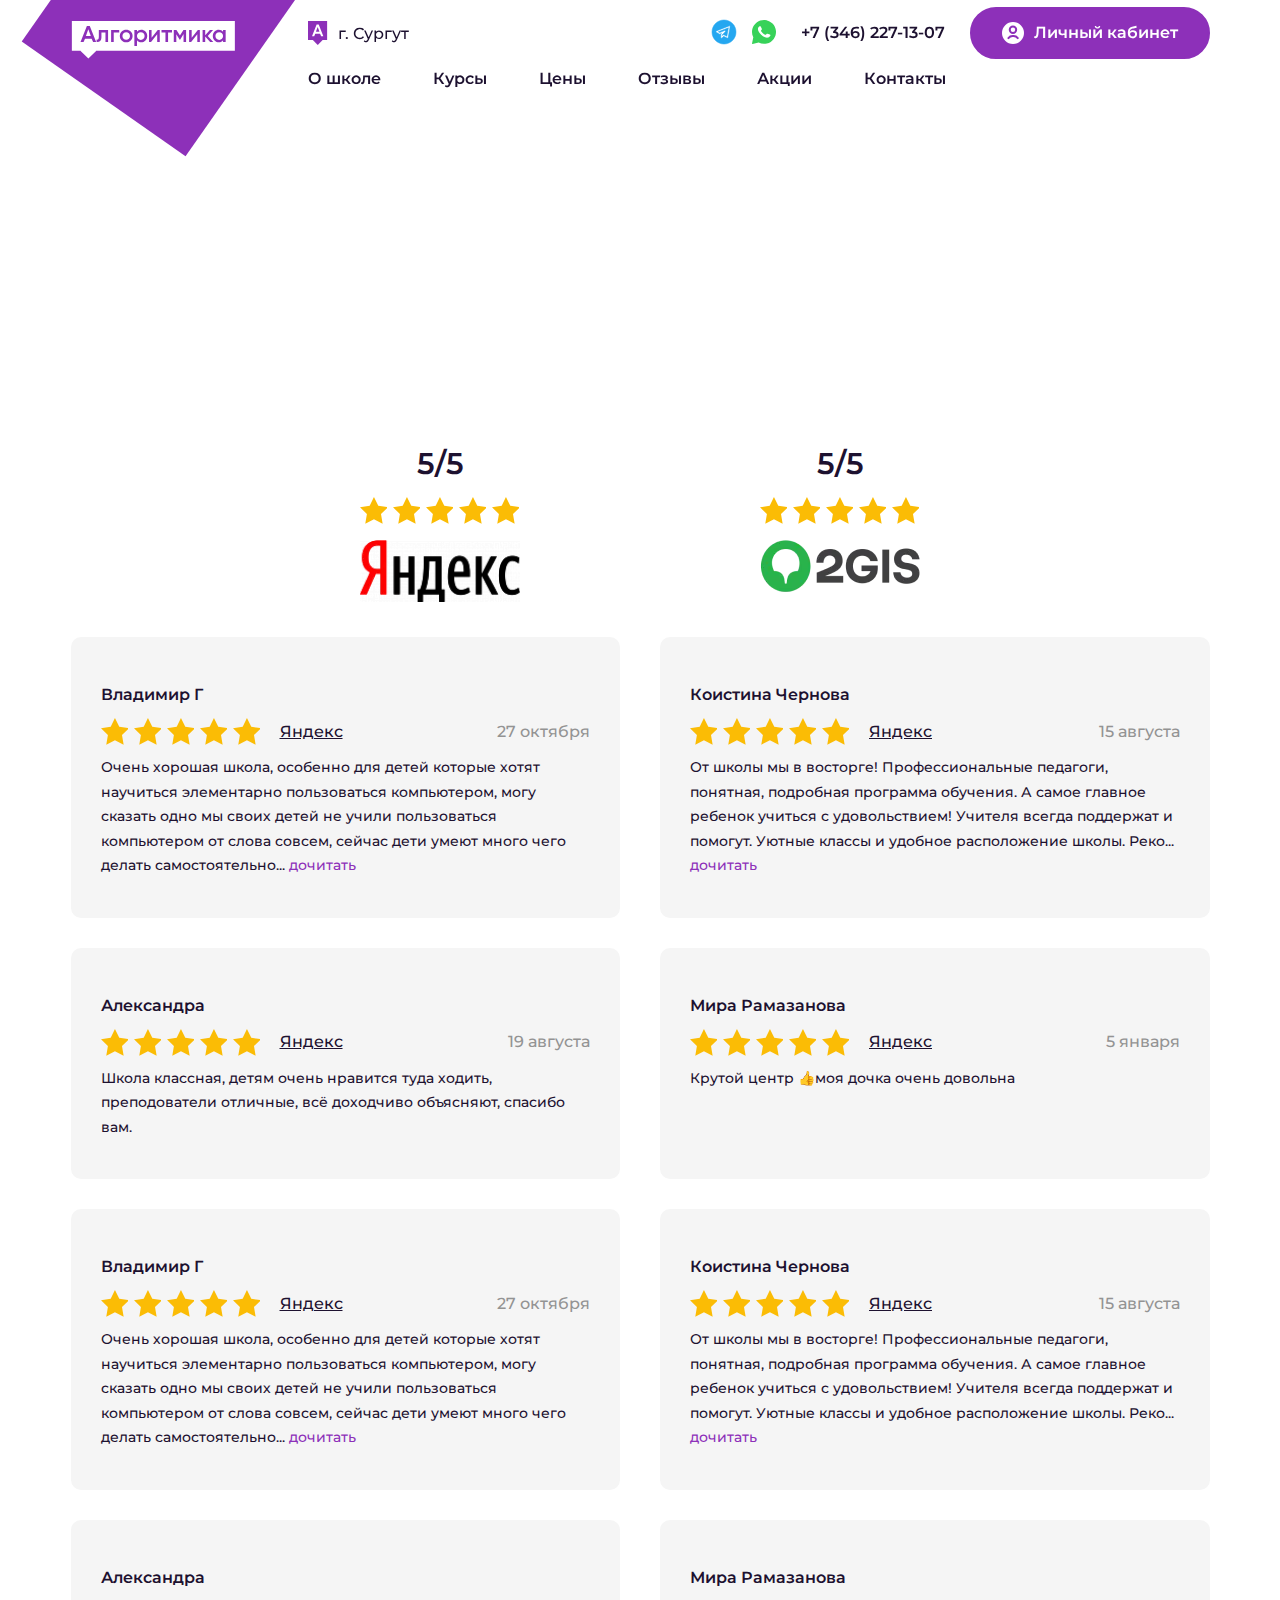
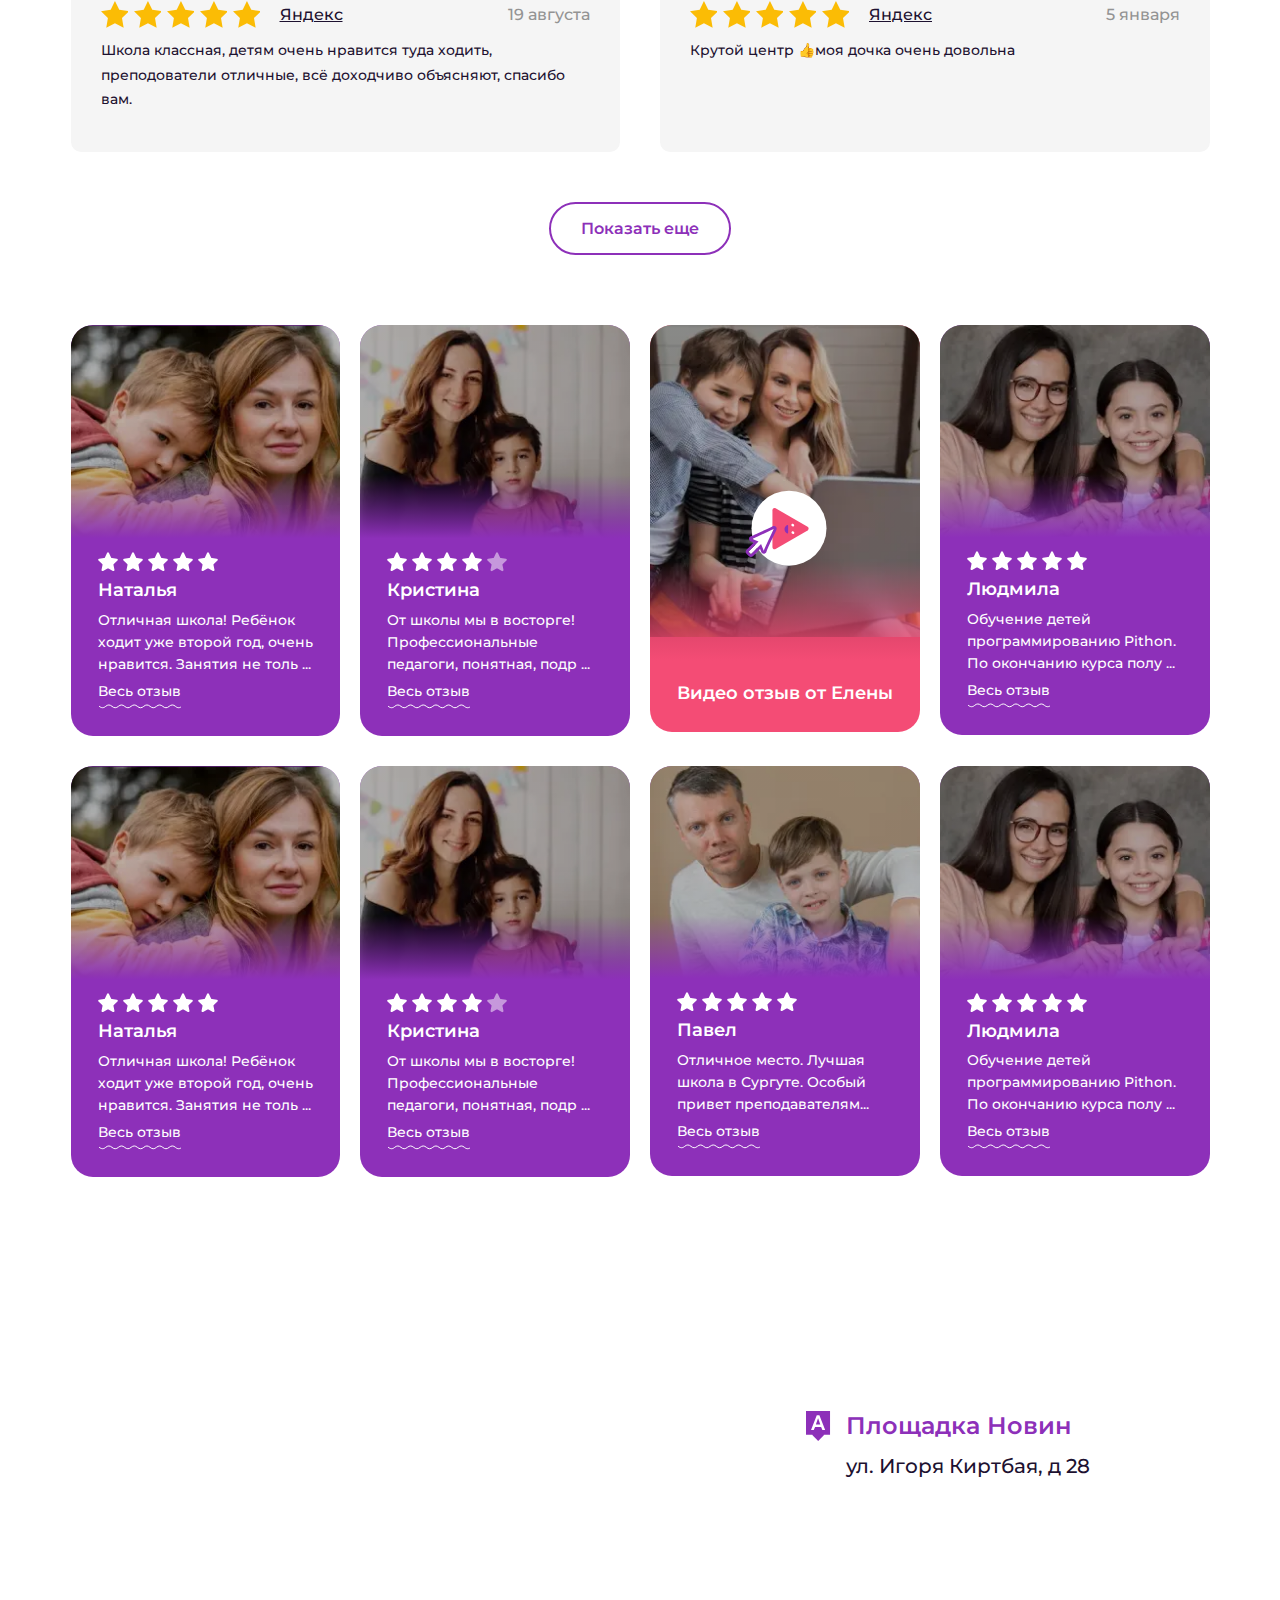
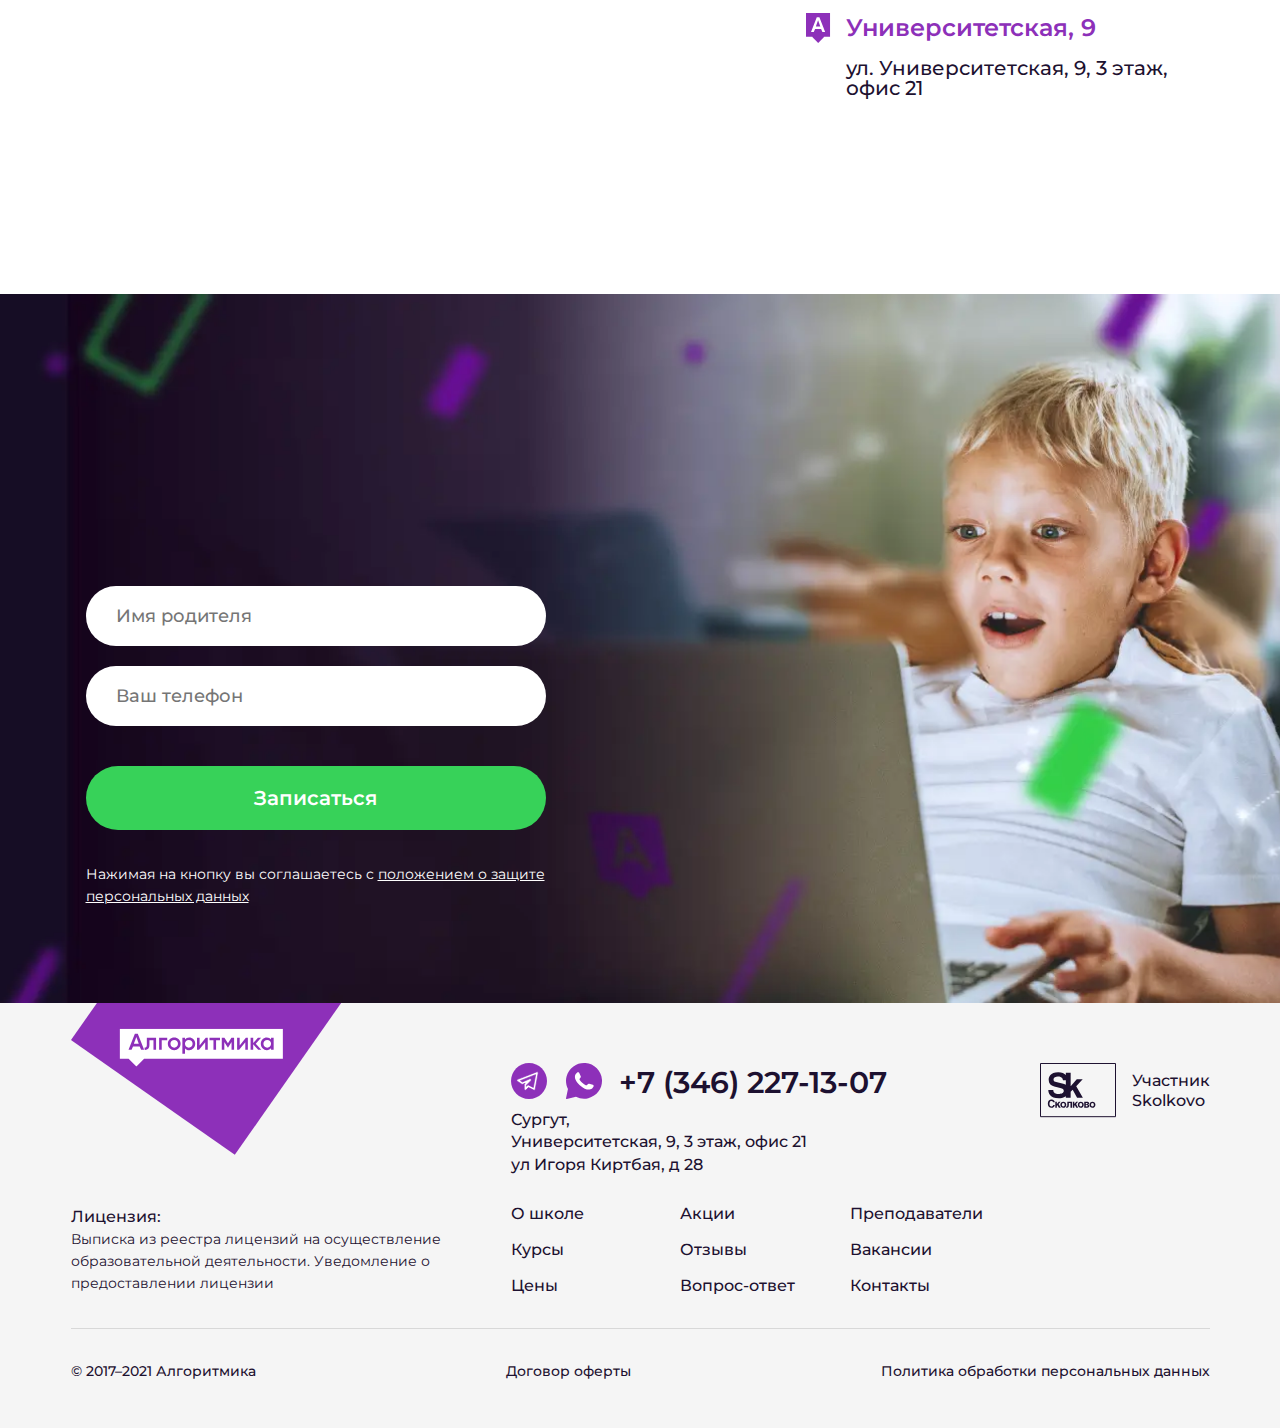
<file: reviews.html>
<!DOCTYPE html>
<html lang="ru">

<head>
	<title>Reviews</title>
	<meta charset="UTF-8">
	<meta name="format-detection" content="telephone=no">
	<link rel="stylesheet" href="css/style.min.css?_v=20231127111800">
	<meta name="viewport" content="width=device-width, initial-scale=1.0">
</head>

<body>
	<div class="wrapper">
		<header data-scroll="60" class="header">
			<div class="header__container">
				<a href="index.html" class="header__logo">
					<svg xmlns="http://www.w3.org/2000/svg" width="164" height="38" viewBox="0 0 164 38" fill="none">
						<path d="M17.3278 8.29312L19.7801 15.0376H14.8755L17.3278 8.29312Z" fill="white" />
						<path d="M55.2094 18.8289C54.1464 18.8289 53.2528 18.4667 52.528 17.7422C51.8035 17.0178 51.4409 16.1082 51.4409 15.0134C51.4409 13.9187 51.8035 13.0091 52.528 12.2846C53.2528 11.5602 54.1464 11.198 55.2094 11.198C56.2721 11.198 57.166 11.5602 57.8905 12.2846C58.6154 13.0091 58.9776 13.9187 58.9776 15.0134C58.9776 16.1082 58.6154 17.0178 57.8905 17.7422C57.166 18.4667 56.2721 18.8289 55.2094 18.8289Z" fill="white" />
						<path d="M67.0641 17.7905C67.7886 18.515 68.6987 18.8772 69.7937 18.8772C70.8887 18.8772 71.7987 18.515 72.5233 17.7905C73.2481 17.0499 73.6103 16.1243 73.6103 15.0134C73.6103 13.9026 73.2481 12.9849 72.5233 12.2605C71.7987 11.5199 70.8887 11.1497 69.7937 11.1497C68.6987 11.1497 67.7886 11.5199 67.0641 12.2605C66.3393 12.9849 65.9771 13.9026 65.9771 15.0134C65.9771 16.1243 66.3393 17.0499 67.0641 17.7905Z" fill="white" />
						<path d="M145.504 17.7905C146.228 18.515 147.138 18.8772 148.233 18.8772C149.328 18.8772 150.238 18.515 150.963 17.7905C151.687 17.0499 152.05 16.1243 152.05 15.0134C152.05 13.9026 151.687 12.9849 150.963 12.2605C150.238 11.5199 149.328 11.1497 148.233 11.1497C147.138 11.1497 146.228 11.5199 145.504 12.2605C144.779 12.9849 144.417 13.9026 144.417 15.0134C144.417 16.1243 144.779 17.0499 145.504 17.7905Z" fill="white" />
						<path fill-rule="evenodd" clip-rule="evenodd" d="M0.858398 0H163.858V29.8543H25.0628L25.1246 29.9159L17.3873 37.6199L9.61692 29.883L9.64571 29.8543H0.858398V0ZM20.6454 17.6456L22.1229 21.0506H25.1182L18.7701 5.00448H15.885L9.53785 21.0506H12.5573L14.0097 17.6456H20.6454ZM50.6922 19.5292C51.9319 20.7528 53.4376 21.3645 55.2093 21.3645C56.9968 21.3645 58.5025 20.7528 59.7264 19.5292C60.9664 18.3057 61.5864 16.8004 61.5864 15.0134C61.5864 13.2264 60.9664 11.7212 59.7264 10.4977C58.5025 9.27413 56.9968 8.66235 55.2093 8.66235C53.4376 8.66235 51.9319 9.27413 50.6922 10.4977C49.4522 11.7212 48.8322 13.2264 48.8322 15.0134C48.8322 16.8004 49.4522 18.3057 50.6922 19.5292ZM37.0797 8.9763V21.0506H34.4711V11.4877H30.4371V15.9794C30.4371 17.8952 30.0184 19.2556 29.181 20.0605C28.3436 20.8654 27.1519 21.1955 25.606 21.0506V18.6116C26.3468 18.7404 26.9023 18.5874 27.2727 18.1527C27.6431 17.7181 27.8283 16.9534 27.8283 15.8586V8.9763H37.0797ZM48.2118 8.9763V11.4877H42.7287V21.0506H40.1197V8.9763H48.2118ZM70.2044 8.66235C71.863 8.66235 73.28 9.28217 74.4558 10.5218C75.6312 11.7453 76.2192 13.2425 76.2192 15.0134C76.2192 16.8004 75.6312 18.3057 74.4558 19.5292C73.28 20.7528 71.863 21.3645 70.2044 21.3645C68.3684 21.3645 66.9593 20.6884 65.977 19.336V25.0224H63.3681V8.9763H65.977V10.715C66.9593 9.34655 68.3684 8.66235 70.2044 8.66235ZM88.7559 8.9763H86.7512L80.5669 16.6314V8.9763H78.0064V21.0506H80.0115L86.1954 13.3713V21.0506H88.7559V8.9763ZM101.01 8.9763V11.4877H97.0732V21.0506H94.4643V11.4877H90.5026V8.9763H101.01ZM112.558 21.0506H115.095V8.9763H112.438L108.935 14.5546L105.433 8.9763H102.776V21.0506H105.312V13.1298L108.766 18.6357H109.08L112.558 13.1057V21.0506ZM126.853 8.9763H128.858V21.0506H126.297V13.3713L120.114 21.0506H118.109V8.9763H120.669V16.6314L126.853 8.9763ZM139.157 21.0506H142.273L136.766 14.8927L142.08 8.9763H138.891L134.205 14.3131V8.9763H131.596V21.0506H134.205V15.4723L139.157 21.0506ZM152.05 8.9763H154.658V21.0506H152.05V19.3119C151.067 20.6803 149.658 21.3645 147.822 21.3645C146.164 21.3645 144.746 20.7528 143.571 19.5292C142.395 18.2896 141.807 16.7843 141.807 15.0134C141.807 13.2264 142.395 11.7212 143.571 10.4977C144.746 9.27413 146.164 8.66235 147.822 8.66235C149.658 8.66235 151.067 9.33851 152.05 10.6908V8.9763Z" fill="white" />
					</svg>
				</a>
				<a data-da=".header__wrapper,808,2" href="index.html" class="header__logo header__logo_mobile">
					<svg xmlns="http://www.w3.org/2000/svg" width="152" height="35" viewBox="0 0 152 35" fill="none">
						<path d="M15.3225 7.71555L17.604 13.9903H13.041L15.3225 7.71555Z" fill="#8D30B9" />
						<path d="M50.5666 17.5176C49.5776 17.5176 48.7463 17.1806 48.0719 16.5066C47.3979 15.8326 47.0605 14.9864 47.0605 13.9679C47.0605 12.9494 47.3979 12.1031 48.0719 11.4291C48.7463 10.7551 49.5776 10.4181 50.5666 10.4181C51.5553 10.4181 52.3869 10.7551 53.061 11.4291C53.7353 12.1031 54.0724 12.9494 54.0724 13.9679C54.0724 14.9864 53.7353 15.8326 53.061 16.5066C52.3869 17.1806 51.5553 17.5176 50.5666 17.5176Z" fill="#8D30B9" />
						<path d="M61.5953 16.5516C62.2694 17.2256 63.1161 17.5626 64.1348 17.5626C65.1536 17.5626 66.0002 17.2256 66.6743 16.5516C67.3486 15.8626 67.6857 15.0014 67.6857 13.9679C67.6857 12.9344 67.3486 12.0807 66.6743 11.4067C66.0002 10.7177 65.1536 10.3732 64.1348 10.3732C63.1161 10.3732 62.2694 10.7177 61.5953 11.4067C60.921 12.0807 60.584 12.9344 60.584 13.9679C60.584 15.0014 60.921 15.8626 61.5953 16.5516Z" fill="#8D30B9" />
						<path d="M134.572 16.5516C135.246 17.2256 136.093 17.5626 137.111 17.5626C138.13 17.5626 138.977 17.2256 139.651 16.5516C140.325 15.8626 140.662 15.0014 140.662 13.9679C140.662 12.9344 140.325 12.0807 139.651 11.4067C138.977 10.7177 138.13 10.3732 137.111 10.3732C136.093 10.3732 135.246 10.7177 134.572 11.4067C133.898 12.0807 133.561 12.9344 133.561 13.9679C133.561 15.0014 133.898 15.8626 134.572 16.5516Z" fill="#8D30B9" />
						<path fill-rule="evenodd" clip-rule="evenodd" d="M0 0H151.648V27.7752H22.5188L22.5763 27.8325L15.3778 35L8.14856 27.8019L8.17534 27.7752H0V0ZM18.409 16.4167L19.7836 19.5846H22.5703L16.6643 4.65596H13.9801L8.075 19.5846H10.8842L12.2354 16.4167H18.409ZM46.3633 18.1692C47.5166 19.3075 48.9175 19.8766 50.5658 19.8766C52.2288 19.8766 53.6296 19.3075 54.7683 18.1692C55.9219 17.0309 56.4988 15.6304 56.4988 13.9679C56.4988 12.3053 55.9219 10.9049 54.7683 9.76658C53.6296 8.62826 52.2288 8.05909 50.5658 8.05909C48.9175 8.05909 47.5166 8.62826 46.3633 9.76658C45.2096 10.9049 44.6328 12.3053 44.6328 13.9679C44.6328 15.6304 45.2096 17.0309 46.3633 18.1692ZM33.6988 8.35117V19.5846H31.2718V10.6877H27.5188V14.8665C27.5188 16.6489 27.1292 17.9146 26.3502 18.6634C25.5711 19.4123 24.4624 19.7194 23.0241 19.5846V17.3154C23.7133 17.4352 24.2302 17.293 24.5748 16.8885C24.9194 16.4842 25.0916 15.7727 25.0916 14.7542V8.35117H33.6988ZM44.0557 8.35117V10.6877H38.9543V19.5846H36.5271V8.35117H44.0557ZM64.5166 8.05909C66.0597 8.05909 67.378 8.63574 68.4719 9.78905C69.5655 10.9274 70.1125 12.3203 70.1125 13.9679C70.1125 15.6304 69.5655 17.0309 68.4719 18.1692C67.378 19.3075 66.0597 19.8766 64.5166 19.8766C62.8085 19.8766 61.4975 19.2476 60.5836 17.9894V23.2798H58.1564V8.35117H60.5836V9.96876C61.4975 8.69564 62.8085 8.05909 64.5166 8.05909ZM81.7761 8.35117H79.911L74.1574 15.4731V8.35117H71.7753V19.5846H73.6407L79.394 12.4401V19.5846H81.7761V8.35117ZM93.1773 8.35117V10.6877H89.5142V19.5846H87.087V10.6877H83.4012V8.35117H93.1773ZM103.921 19.5846H106.281V8.35117H103.809L100.55 13.541L97.2916 8.35117H94.8196V19.5846H97.1791V12.2155L100.393 17.3379H100.685L103.921 12.193V19.5846ZM117.22 8.35117H119.085V19.5846H116.703V12.4401L110.95 19.5846H109.085V8.35117H111.467V15.4731L117.22 8.35117ZM128.667 19.5846H131.566L126.442 13.8555L131.386 8.35117H128.42L124.06 13.3163V8.35117H121.633V19.5846H124.06V14.3947L128.667 19.5846ZM140.662 8.35117H143.089V19.5846H140.662V17.967C139.748 19.2401 138.437 19.8766 136.729 19.8766C135.186 19.8766 133.867 19.3075 132.774 18.1692C131.68 17.0159 131.133 15.6154 131.133 13.9679C131.133 12.3053 131.68 10.9049 132.774 9.76658C133.867 8.62826 135.186 8.05909 136.729 8.05909C138.437 8.05909 139.748 8.68816 140.662 9.94629V8.35117Z" fill="#8D30B9" />
					</svg>
				</a>
				<div class="header__wrapper">
					<div data-da=".menu__body,808,last" class="header__top top-header">
						<button data-goto-header data-goto-top="50" data-goto=".location__container" class="top-header__location">
							<svg xmlns="http://www.w3.org/2000/svg" width="20" height="24" viewBox="0 0 20 24" fill="none">
								<g clip-path="url(#clip0_104_7352)">
									<path d="M9.71572 14.1117L14.6407 19.0461L9.75405 23.9613L4.8291 19.0269L9.71572 14.1117Z" fill="#8D30B9" />
									<path d="M9.6772 5.89441L11.4594 10.8288H7.89502L9.6772 5.89441Z" fill="#8D30B9" />
									<path fill-rule="evenodd" clip-rule="evenodd" d="M19.3548 0H0V19.0656H19.3548V0ZM12.0728 12.7296L13.146 15.2256H15.3306L10.7122 3.4752H8.62344L4.02427 15.2256H6.20888L7.26286 12.7296H12.0728Z" fill="#8D30B9" />
								</g>
								<defs>
									<clipPath id="clip0_104_7352">
										<rect width="19.3548" height="24" fill="white" />
									</clipPath>
								</defs>
							</svg>
							<span>г. Сургут</span>
						</button>
						<p hidden class="top-header__address">
							Университетская, 9, 3 этаж, офис 21 ул Игоря Киртбая, д 28
						</p>
						<div class="top-header__actions">
							<div class="top-header__social social-top">
								<a href="#" class="social-top__link">
									<svg xmlns="http://www.w3.org/2000/svg" width="26" height="26" viewBox="0 0 26 26" fill="none">
										<path d="M13 25C19.617 25 25 19.617 25 13C25 6.383 19.617 1 13 1C6.383 1 1 6.383 1 13C1 19.617 6.383 25 13 25Z" fill="#25A7F0" />
										<path d="M13 2.5C7.21 2.5 2.5 7.21 2.5 13C2.5 18.79 7.21 23.5 13 23.5M13 25C19.617 25 25 19.617 25 13C25 6.383 19.617 1 13 1C6.383 1 1 6.383 1 13C1 19.617 6.383 25 13 25Z" stroke="#25A7F0" stroke-width="0.5" />
										<path d="M8.89597 15.155L10.464 14.474L10.024 14.915C9.88297 15.056 9.80397 15.247 9.80397 15.445V18.38C9.80397 19.052 10.616 19.378 11.084 18.91L12.658 17.336L16.088 19.051C16.532 19.273 17.069 19.01 17.161 18.514L19.118 7.75301C19.221 7.17401 18.651 6.70601 18.106 6.92001L5.38997 11.897C4.81997 12.119 4.74397 12.899 5.25997 13.228L8.19397 15.1C8.40397 15.234 8.66897 15.255 8.89597 15.155ZM17.402 8.80801L15.865 17.263L12.845 15.754C12.553 15.608 12.205 15.669 11.98 15.895L11.304 16.571V15.758L14.311 12.751C14.894 12.168 14.238 11.206 13.482 11.533L8.66497 13.623L7.31097 12.759L17.402 8.80801Z" fill="white" stroke="#25A7F0" stroke-width="0.5" />
									</svg>
								</a>
								<a href="#" class="social-top__link">
									<svg xmlns="http://www.w3.org/2000/svg" width="24" height="24" viewBox="0 0 24 24" fill="none">
										<path d="M20.5344 3.53001C18.5204 1.51199 15.8458 0.274407 12.993 0.0404876C10.1402 -0.193431 7.29701 0.591713 4.97634 2.2543C2.65567 3.91689 1.01025 6.34747 0.336877 9.10762C-0.336495 11.8678 0.00650907 14.7758 1.30402 17.3071L0.0303509 23.4417C0.0171352 23.5028 0.0167609 23.5659 0.0292516 23.6271C0.0417423 23.6883 0.0668289 23.7463 0.102943 23.7974C0.155847 23.8751 0.231365 23.9348 0.319412 23.9688C0.407458 24.0027 0.503842 24.0092 0.595692 23.9873L6.65606 22.5622C9.20046 23.8169 12.111 24.1353 14.8698 23.4608C17.6287 22.7863 20.0568 21.1627 21.7222 18.8788C23.3876 16.5949 24.1823 13.7989 23.9648 10.9884C23.7473 8.17779 22.5317 5.53491 20.5344 3.53001Z" fill="#37D259" />
										<path d="M18.3151 15.7708C17.8598 16.4823 17.1405 17.353 16.2364 17.5691C14.6525 17.9488 12.2218 17.5822 9.19709 14.7844L9.15969 14.7517C6.50016 12.3053 5.80944 10.2691 5.97662 8.6542C6.06901 7.73761 6.83893 6.90832 7.48786 6.3671C7.59046 6.28023 7.71212 6.21838 7.84311 6.1865C7.97411 6.15462 8.11081 6.15359 8.24228 6.18349C8.37375 6.2134 8.49634 6.2734 8.60026 6.35872C8.70417 6.44403 8.78652 6.55228 8.84072 6.67481L9.81962 8.85716C9.88323 8.99866 9.90681 9.15467 9.88782 9.30846C9.86883 9.46225 9.80799 9.60801 9.71183 9.73009L9.21688 10.3673C9.11068 10.4989 9.0466 10.659 9.03288 10.827C9.01916 10.995 9.05642 11.1633 9.13989 11.3101C9.41706 11.7924 10.0814 12.5017 10.8183 13.1586C11.6454 13.9006 12.5627 14.5793 13.1435 14.8106C13.2989 14.8736 13.4697 14.8889 13.634 14.8547C13.7983 14.8205 13.9485 14.7382 14.0652 14.6185L14.6393 14.0446C14.7501 13.9362 14.8879 13.8589 15.0386 13.8206C15.1893 13.7822 15.3476 13.7842 15.4972 13.8264L17.8224 14.4811C17.9507 14.5201 18.0682 14.5877 18.1661 14.6787C18.264 14.7697 18.3396 14.8818 18.3871 15.0062C18.4347 15.1307 18.4529 15.2643 18.4404 15.3968C18.428 15.5293 18.3851 15.6573 18.3151 15.7708Z" fill="white" />
									</svg>
								</a>
							</div>
							<ul class="top-header__callback-list callback-list">
								<li>
									<a href="tel:+73462271307" class="callback-list__link">+7 (346) 227-13-07</a>
								</li>
							</ul>
							<a data-da=".menu__body,808,2" href="#" class="top-header__account">
								<svg xmlns="http://www.w3.org/2000/svg" width="22" height="22" viewBox="0 0 22 22" fill="none">
									<path d="M1 11C1 16.5228 5.47716 21 11 21C16.5228 21 21 16.5228 21 11C21 5.47716 16.5228 1 11 1C5.47716 1 1 5.47716 1 11Z" fill="white" stroke="white" stroke-width="2" stroke-miterlimit="10" stroke-linecap="round" stroke-linejoin="round" />
									<path d="M15.7909 16.0847C14.7952 14.8691 13.2826 14.0932 11.5887 14.0932H10.5831C8.88921 14.0932 7.37658 14.8691 6.38086 16.0847" stroke="#8D30B9" stroke-width="2" stroke-miterlimit="10" stroke-linecap="round" stroke-linejoin="round" />
									<path d="M14.178 7.7373C14.178 9.51586 12.7362 10.9576 10.9576 10.9576C9.17908 10.9576 7.7373 9.51586 7.7373 7.7373C7.7373 5.95874 9.17908 4.51696 10.9576 4.51696C12.7362 4.51696 14.178 5.95874 14.178 7.7373Z" stroke="#8D30B9" stroke-width="2" stroke-miterlimit="10" stroke-linecap="round" stroke-linejoin="round" />
								</svg>
								<span>
									Личный кабинет
								</span>
							</a>
						</div>
					</div>
					<div class="header__menu menu">
						<div class="menu__wrapper">
							<button type="button" class="menu__icon icon-menu"><span></span></button>
						</div>
						<nav class="menu__body">
							<ul class="menu__list">
								<li class="menu__item"><a href="index.html#about-school" class="menu__link">О школе</a></li>
								<li class="menu__item"><a href="index.html#choose-course" class="menu__link">Курсы</a></li>
								<li class="menu__item"><a href="index.html#prices__body" class="menu__link">Цены</a></li>
								<li class="menu__item"><a data-goto-header data-goto-top="50" data-goto=".reviews__container" href="#" class="menu__link">Отзывы</a></li>
								<li class="menu__item"><a href="index.html#prices" class="menu__link">Акции</a></li>
								<li class="menu__item menu__item_mobile"><a href="index.html#faq" class="menu__link">Вопрос-ответ</a></li>
								<li class="menu__item menu__item_mobile"><a href="index.html#teachers" class="menu__link">Преподаватели</a></li>
								<li class="menu__item menu__item_mobile"><a href="#" class="menu__link">Вакансии</a></li>
								<li class="menu__item"><a data-goto-header data-goto-top="50" data-goto=".location__container" href="#" class="menu__link">Контакты</a></li>
							</ul>
						</nav>
					</div>
					<a href="#" hidden class="header__account-mobile">
						<svg xmlns="http://www.w3.org/2000/svg" width="22" height="22" viewBox="0 0 22 22" fill="none">
							<path d="M1 11C1 16.5228 5.47716 21 11 21C16.5228 21 21 16.5228 21 11C21 5.47716 16.5228 1 11 1C5.47716 1 1 5.47716 1 11Z" fill="white" stroke="white" stroke-width="2" stroke-miterlimit="10" stroke-linecap="round" stroke-linejoin="round" />
							<path d="M15.7909 16.0847C14.7952 14.8691 13.2826 14.0932 11.5887 14.0932H10.5831C8.88921 14.0932 7.37658 14.8691 6.38086 16.0847" stroke="#8D30B9" stroke-width="2" stroke-miterlimit="10" stroke-linecap="round" stroke-linejoin="round" />
							<path d="M14.178 7.7373C14.178 9.51586 12.7362 10.9576 10.9576 10.9576C9.17908 10.9576 7.7373 9.51586 7.7373 7.7373C7.7373 5.95874 9.17908 4.51696 10.9576 4.51696C12.7362 4.51696 14.178 5.95874 14.178 7.7373Z" stroke="#8D30B9" stroke-width="2" stroke-miterlimit="10" stroke-linecap="round" stroke-linejoin="round" />
						</svg>
					</a>
				</div>
			</div>
		</header>
		<main class="page page_reviews">
			<section class="reviews reviews_bg reviews_page">
				<div class="reviews__container">
					<h2 data-watch data-watch-once data-transform-to-top-long class="reviews__subtitle reviews__subtitle_page subtitle">Отзывы
						наших учеников</h2>
					<div class="reviews__block reviews__block_page block-reviews">
						<h3 data-watch data-watch-once data-transform-to-top-long class="block-reviews__label">
							За квартал мы получили 46 отзывов.
							Из них <span class="block-reviews__green">45</span>  хороших и <span class="block-reviews__red">1</span> не очень
						</h3>
						<div class="block-reviews__header-items">
							<div class="block-reviews__header-item">
								<span>5/5</span>
								<div class="block-reviews__rating">
									<img data-src="img/reviews/star-yellow.svg" alt="icon:star">
									<img data-src="img/reviews/star-yellow.svg" alt="icon:star">
									<img data-src="img/reviews/star-yellow.svg" alt="icon:star">
									<img data-src="img/reviews/star-yellow.svg" alt="icon:star">
									<img data-src="img/reviews/star-yellow.svg" alt="icon:star">
								</div>
								<div class="block-reviews__image block-reviews__image_yandex">
									<picture><source data-srcset="img/reviews/yandex.webp" srcset="[data-uri]" type="image/webp"><img src="[data-uri]"  data-src="img/reviews/yandex.png" alt="image: Yandex"></picture>
								</div>
							</div>
							<div class="block-reviews__header-item">
								<span>5/5</span>
								<div class="block-reviews__rating">
									<img data-src="img/reviews/star-yellow.svg" alt="icon:star">
									<img data-src="img/reviews/star-yellow.svg" alt="icon:star">
									<img data-src="img/reviews/star-yellow.svg" alt="icon:star">
									<img data-src="img/reviews/star-yellow.svg" alt="icon:star">
									<img data-src="img/reviews/star-yellow.svg" alt="icon:star">
								</div>
								<div class="block-reviews__image block-reviews__image_2gis">
									<picture><source data-srcset="img/reviews/2gis.webp" srcset="[data-uri]" type="image/webp"><img src="[data-uri]"  data-src="img/reviews/2gis.png" alt="image: 2GIS"></picture>
								</div>
							</div>
						</div>
						<div class="reviews__items reviews__items_color">
							<div class="reviews__item reviews__item_showmore item-reviews">
								<div class="item-reviews__header">
									<div class="item-reviews__name">Владимир Г</div>
									<div class="item-reviews__date item-reviews__date_mobile">27 октября</div>
								</div>
								<div class="item-reviews__wrapper">
									<div class="item-reviews__rating">
										<img data-src="img/reviews/star-yellow.svg" alt="icon:star">
										<img data-src="img/reviews/star-yellow.svg" alt="icon:star">
										<img data-src="img/reviews/star-yellow.svg" alt="icon:star">
										<img data-src="img/reviews/star-yellow.svg" alt="icon:star">
										<img data-src="img/reviews/star-yellow.svg" alt="icon:star">
									</div>
									<a href="#" class="item-reviews__from">Яндекс</a>
									<div class="item-reviews__date">27 октября</div>
								</div>
								<div class="item-reviews__readmore readmore readmore_from">
									<p>
										Очень хорошая школа, особенно для детей которые хотят научиться элементарно пользоваться
										компьютером, могу сказать
										одно
										мы своих детей не учили пользоваться компьютером от слова совсем, сейчас дети умеют много
										чего делать
										самостоятельно<span class="readmore__dots">...</span>
										<span class="readmore__text">
											Lorem ipsum dolor, sit amet consectetur adipisicing elit. Expedita illum, minus
											ad unde eaque nihil.
										</span>
										<span class="readmore__button readmore__button_reviews">дочитать</span>
									</p>
								</div>
							</div>
							<div class="reviews__item reviews__item_showmore item-reviews">
								<div class="item-reviews__header">
									<div class="item-reviews__name">Коистина Чернова</div>
									<div class="item-reviews__date item-reviews__date_mobile">27 октября</div>
								</div>
								<div class="item-reviews__wrapper">
									<div class="item-reviews__rating">
										<img data-src="img/reviews/star-yellow.svg" alt="icon:star">
										<img data-src="img/reviews/star-yellow.svg" alt="icon:star">
										<img data-src="img/reviews/star-yellow.svg" alt="icon:star">
										<img data-src="img/reviews/star-yellow.svg" alt="icon:star">
										<img data-src="img/reviews/star-yellow.svg" alt="icon:star">
									</div>
									<a href="#" class="item-reviews__from">Яндекс</a>
									<div class="item-reviews__date">15 августа</div>
								</div>
								<div class="item-reviews__readmore readmore readmore_from">
									<p>
										От школы мы в восторге! Профессиональные педагоги, понятная, подробная программа обучения.
										А самое главное ребенок
										учиться с удовольствием! Учителя всегда поддержат и помогут. Уютные классы и удобное
										расположение школы. Реко<span class="readmore__dots">...</span>
										<span class="readmore__text">
											Lorem ipsum dolor, sit amet consectetur adipisicing elit. Expedita illum, minus
											ad unde eaque nihil.
										</span>
										<span class="readmore__button readmore__button_reviews">дочитать</span>
									</p>
								</div>
							</div>
							<div class="reviews__item reviews__item_showmore item-reviews">
								<div class="item-reviews__header">
									<div class="item-reviews__name">Александра</div>
									<div class="item-reviews__date item-reviews__date_mobile">27 октября</div>
								</div>
								<div class="item-reviews__wrapper">
									<div class="item-reviews__rating">
										<img data-src="img/reviews/star-yellow.svg" alt="icon:star">
										<img data-src="img/reviews/star-yellow.svg" alt="icon:star">
										<img data-src="img/reviews/star-yellow.svg" alt="icon:star">
										<img data-src="img/reviews/star-yellow.svg" alt="icon:star">
										<img data-src="img/reviews/star-yellow.svg" alt="icon:star">
									</div>
									<a href="#" class="item-reviews__from">Яндекс</a>
									<div class="item-reviews__date">19 августа</div>
								</div>
								<div class="item-reviews__readmore readmore readmore_from">
									<p>
										Школа классная, детям очень нравится туда ходить, преподователи отличные, всё доходчиво
										объясняют, спасибо вам.
									</p>
								</div>
							</div>
							<div class="reviews__item reviews__item_showmore item-reviews">
								<div class="item-reviews__header">
									<div class="item-reviews__name">Мира Рамазанова</div>
									<div class="item-reviews__date item-reviews__date_mobile">27 октября</div>
								</div>
								<div class="item-reviews__wrapper">
									<div class="item-reviews__rating">
										<img data-src="img/reviews/star-yellow.svg" alt="icon:star">
										<img data-src="img/reviews/star-yellow.svg" alt="icon:star">
										<img data-src="img/reviews/star-yellow.svg" alt="icon:star">
										<img data-src="img/reviews/star-yellow.svg" alt="icon:star">
										<img data-src="img/reviews/star-yellow.svg" alt="icon:star">
									</div>
									<a href="#" class="item-reviews__from">Яндекс</a>
									<div class="item-reviews__date">5 января</div>
								</div>
								<div class="item-reviews__readmore readmore readmore_from">
									<p>
										Крутой центр 👍моя дочка очень довольна
									</p>
								</div>
							</div>
							<div class="reviews__item reviews__item_showmore item-reviews">
								<div class="item-reviews__header">
									<div class="item-reviews__name">Владимир Г</div>
									<div class="item-reviews__date item-reviews__date_mobile">27 октября</div>
								</div>
								<div class="item-reviews__wrapper">
									<div class="item-reviews__rating">
										<img data-src="img/reviews/star-yellow.svg" alt="icon:star">
										<img data-src="img/reviews/star-yellow.svg" alt="icon:star">
										<img data-src="img/reviews/star-yellow.svg" alt="icon:star">
										<img data-src="img/reviews/star-yellow.svg" alt="icon:star">
										<img data-src="img/reviews/star-yellow.svg" alt="icon:star">
									</div>
									<a href="#" class="item-reviews__from">Яндекс</a>
									<div class="item-reviews__date">27 октября</div>
								</div>
								<div class="item-reviews__readmore readmore readmore_from">
									<p>
										Очень хорошая школа, особенно для детей которые хотят научиться элементарно пользоваться
										компьютером, могу сказать
										одно
										мы своих детей не учили пользоваться компьютером от слова совсем, сейчас дети умеют много
										чего делать
										самостоятельно<span class="readmore__dots">...</span>
										<span class="readmore__text">
											Lorem ipsum dolor, sit amet consectetur adipisicing elit. Expedita illum, minus
											ad unde eaque nihil.
										</span>
										<span class="readmore__button readmore__button_reviews">дочитать</span>
									</p>
								</div>
							</div>
							<div class="reviews__item reviews__item_showmore item-reviews">
								<div class="item-reviews__header">
									<div class="item-reviews__name">Коистина Чернова</div>
									<div class="item-reviews__date item-reviews__date_mobile">27 октября</div>
								</div>
								<div class="item-reviews__wrapper">
									<div class="item-reviews__rating">
										<img data-src="img/reviews/star-yellow.svg" alt="icon:star">
										<img data-src="img/reviews/star-yellow.svg" alt="icon:star">
										<img data-src="img/reviews/star-yellow.svg" alt="icon:star">
										<img data-src="img/reviews/star-yellow.svg" alt="icon:star">
										<img data-src="img/reviews/star-yellow.svg" alt="icon:star">
									</div>
									<a href="#" class="item-reviews__from">Яндекс</a>
									<div class="item-reviews__date">15 августа</div>
								</div>
								<div class="item-reviews__readmore readmore readmore_from">
									<p>
										От школы мы в восторге! Профессиональные педагоги, понятная, подробная программа обучения.
										А самое главное ребенок
										учиться с удовольствием! Учителя всегда поддержат и помогут. Уютные классы и удобное
										расположение школы. Реко<span class="readmore__dots">...</span>
										<span class="readmore__text">
											Lorem ipsum dolor, sit amet consectetur adipisicing elit. Expedita illum, minus
											ad unde eaque nihil.
										</span>
										<span class="readmore__button readmore__button_reviews">дочитать</span>
									</p>
								</div>
							</div>
							<div class="reviews__item reviews__item_showmore item-reviews">
								<div class="item-reviews__header">
									<div class="item-reviews__name">Александра</div>
									<div class="item-reviews__date item-reviews__date_mobile">27 октября</div>
								</div>
								<div class="item-reviews__wrapper">
									<div class="item-reviews__rating">
										<img data-src="img/reviews/star-yellow.svg" alt="icon:star">
										<img data-src="img/reviews/star-yellow.svg" alt="icon:star">
										<img data-src="img/reviews/star-yellow.svg" alt="icon:star">
										<img data-src="img/reviews/star-yellow.svg" alt="icon:star">
										<img data-src="img/reviews/star-yellow.svg" alt="icon:star">
									</div>
									<a href="#" class="item-reviews__from">Яндекс</a>
									<div class="item-reviews__date">19 августа</div>
								</div>
								<div class="item-reviews__readmore readmore readmore_from">
									<p>
										Школа классная, детям очень нравится туда ходить, преподователи отличные, всё доходчиво
										объясняют, спасибо вам.
									</p>
								</div>
							</div>
							<div class="reviews__item reviews__item_showmore item-reviews">
								<div class="item-reviews__header">
									<div class="item-reviews__name">Мира Рамазанова</div>
									<div class="item-reviews__date item-reviews__date_mobile">27 октября</div>
								</div>
								<div class="item-reviews__wrapper">
									<div class="item-reviews__rating">
										<img data-src="img/reviews/star-yellow.svg" alt="icon:star">
										<img data-src="img/reviews/star-yellow.svg" alt="icon:star">
										<img data-src="img/reviews/star-yellow.svg" alt="icon:star">
										<img data-src="img/reviews/star-yellow.svg" alt="icon:star">
										<img data-src="img/reviews/star-yellow.svg" alt="icon:star">
									</div>
									<a href="#" class="item-reviews__from">Яндекс</a>
									<div class="item-reviews__date">5 января</div>
								</div>
								<div class="item-reviews__readmore readmore readmore_from">
									<p>
										Крутой центр 👍моя дочка очень довольна
									</p>
								</div>
							</div>
							<div class="reviews__item reviews__item_showmore item-reviews">
								<div class="item-reviews__header">
									<div class="item-reviews__name">Владимир Г</div>
									<div class="item-reviews__date item-reviews__date_mobile">27 октября</div>
								</div>
								<div class="item-reviews__wrapper">
									<div class="item-reviews__rating">
										<img data-src="img/reviews/star-yellow.svg" alt="icon:star">
										<img data-src="img/reviews/star-yellow.svg" alt="icon:star">
										<img data-src="img/reviews/star-yellow.svg" alt="icon:star">
										<img data-src="img/reviews/star-yellow.svg" alt="icon:star">
										<img data-src="img/reviews/star-yellow.svg" alt="icon:star">
									</div>
									<a href="#" class="item-reviews__from">Яндекс</a>
									<div class="item-reviews__date">27 октября</div>
								</div>
								<div class="item-reviews__readmore readmore readmore_from">
									<p>
										Очень хорошая школа, особенно для детей которые хотят научиться элементарно пользоваться
										компьютером, могу сказать
										одно
										мы своих детей не учили пользоваться компьютером от слова совсем, сейчас дети умеют много
										чего делать
										самостоятельно<span class="readmore__dots">...</span>
										<span class="readmore__text">
											Lorem ipsum dolor, sit amet consectetur adipisicing elit. Expedita illum, minus
											ad unde eaque nihil.
										</span>
										<span class="readmore__button readmore__button_reviews">дочитать</span>
									</p>
								</div>
							</div>
							<div class="reviews__item reviews__item_showmore item-reviews">
								<div class="item-reviews__header">
									<div class="item-reviews__name">Коистина Чернова</div>
									<div class="item-reviews__date item-reviews__date_mobile">27 октября</div>
								</div>
								<div class="item-reviews__wrapper">
									<div class="item-reviews__rating">
										<img data-src="img/reviews/star-yellow.svg" alt="icon:star">
										<img data-src="img/reviews/star-yellow.svg" alt="icon:star">
										<img data-src="img/reviews/star-yellow.svg" alt="icon:star">
										<img data-src="img/reviews/star-yellow.svg" alt="icon:star">
										<img data-src="img/reviews/star-yellow.svg" alt="icon:star">
									</div>
									<a href="#" class="item-reviews__from">Яндекс</a>
									<div class="item-reviews__date">15 августа</div>
								</div>
								<div class="item-reviews__readmore readmore readmore_from">
									<p>
										От школы мы в восторге! Профессиональные педагоги, понятная, подробная программа обучения.
										А самое главное ребенок
										учиться с удовольствием! Учителя всегда поддержат и помогут. Уютные классы и удобное
										расположение школы. Реко<span class="readmore__dots">...</span>
										<span class="readmore__text">
											Lorem ipsum dolor, sit amet consectetur adipisicing elit. Expedita illum, minus
											ad unde eaque nihil.
										</span>
										<span class="readmore__button readmore__button_reviews">дочитать</span>
									</p>
								</div>
							</div>
							<div class="reviews__item reviews__item_showmore item-reviews">
								<div class="item-reviews__header">
									<div class="item-reviews__name">Александра</div>
									<div class="item-reviews__date item-reviews__date_mobile">27 октября</div>
								</div>
								<div class="item-reviews__wrapper">
									<div class="item-reviews__rating">
										<img data-src="img/reviews/star-yellow.svg" alt="icon:star">
										<img data-src="img/reviews/star-yellow.svg" alt="icon:star">
										<img data-src="img/reviews/star-yellow.svg" alt="icon:star">
										<img data-src="img/reviews/star-yellow.svg" alt="icon:star">
										<img data-src="img/reviews/star-yellow.svg" alt="icon:star">
									</div>
									<a href="#" class="item-reviews__from">Яндекс</a>
									<div class="item-reviews__date">19 августа</div>
								</div>
								<div class="item-reviews__readmore readmore readmore_from">
									<p>
										Школа классная, детям очень нравится туда ходить, преподователи отличные, всё доходчиво
										объясняют, спасибо вам.
									</p>
								</div>
							</div>
							<div class="reviews__item reviews__item_showmore item-reviews">
								<div class="item-reviews__header">
									<div class="item-reviews__name">Мира Рамазанова</div>
									<div class="item-reviews__date item-reviews__date_mobile">27 октября</div>
								</div>
								<div class="item-reviews__wrapper">
									<div class="item-reviews__rating">
										<img data-src="img/reviews/star-yellow.svg" alt="icon:star">
										<img data-src="img/reviews/star-yellow.svg" alt="icon:star">
										<img data-src="img/reviews/star-yellow.svg" alt="icon:star">
										<img data-src="img/reviews/star-yellow.svg" alt="icon:star">
										<img data-src="img/reviews/star-yellow.svg" alt="icon:star">
									</div>
									<a href="#" class="item-reviews__from">Яндекс</a>
									<div class="item-reviews__date">5 января</div>
								</div>
								<div class="item-reviews__readmore readmore readmore_from">
									<p>
										Крутой центр 👍моя дочка очень довольна
									</p>
								</div>
							</div>
						</div>
						<div class="block-reviews__actions">
							<button type="button" class="block-reviews__button block-reviews__button_showmore">
								Показать еще
							</button>
						</div>
					</div>
					<div class="reviews__cards ">
						<div class="slide-reviews__card">
							<div class="slide-reviews__image">
								<picture><source data-srcset="img/reviews/01.webp" srcset="[data-uri]" type="image/webp"><img src="[data-uri]"  data-src="img/reviews/01.png" alt="image"></picture>
							</div>
							<div class="slide-reviews__content">
								<div class="slide-reviews__stars">
									<img data-src="img/reviews/star.svg" alt="image">
									<img data-src="img/reviews/star.svg" alt="image">
									<img data-src="img/reviews/star.svg" alt="image">
									<img data-src="img/reviews/star.svg" alt="image">
									<img data-src="img/reviews/star.svg" alt="image">
								</div>
								<div class="slide-reviews__name">Наталья</div>
								<div class="slide-reviews__readmore readmore">
									<p>
										Отличная школа! Ребёнок ходит уже второй год, очень
										нравится. Занятия не толь <span class="readmore__dots">...</span>
										<span class="readmore__text">
											Lorem ipsum dolor, sit amet consectetur adipisicing elit. Expedita illum, minus
											ad unde eaque nihil.
										</span>
									</p>
									<span class="readmore__button">Весь отзыв</span>
								</div>
							</div>
						</div>
						<div class="slide-reviews__card">
							<div class="slide-reviews__image">
								<picture><source data-srcset="img/reviews/02.webp" srcset="[data-uri]" type="image/webp"><img src="[data-uri]"  data-src="img/reviews/02.png" alt="image"></picture>
							</div>
							<div class="slide-reviews__content">
								<div class="slide-reviews__stars">
									<img data-src="img/reviews/star.svg" alt="image">
									<img data-src="img/reviews/star.svg" alt="image">
									<img data-src="img/reviews/star.svg" alt="image">
									<img data-src="img/reviews/star.svg" alt="image">
									<img data-src="img/reviews/empty-star.svg" alt="image">
								</div>
								<div class="slide-reviews__name">Кристина</div>
								<div class="slide-reviews__readmore readmore">
									<p>
										От школы мы в восторге! Профессиональные педагоги, понятная, подр <span class="readmore__dots">...</span>
										<span class="readmore__text">
											Lorem ipsum dolor, sit amet consectetur adipisicing elit. Expedita illum, minus
											ad unde eaque nihil.
										</span>
									</p>
									<span class="readmore__button">Весь отзыв</span>
								</div>
							</div>
						</div>
						<a href="#" class="slide-reviews-video slide-reviews-video_reviews-page">
							<div class="slide-reviews-video__image">
								<picture><source data-srcset="img/reviews/04-video.webp" srcset="[data-uri]" type="image/webp"><img src="[data-uri]"  data-src="img/reviews/04-video.png" alt="image"></picture>
							</div>
							<div class="test">
								<p class="slide-reviews-video__description">Видео отзыв от Елены</p>
							</div>
						</a>
						<div class="slide-reviews__card">
							<div class="slide-reviews__image">
								<picture><source data-srcset="img/reviews/03.webp" srcset="[data-uri]" type="image/webp"><img src="[data-uri]"  data-src="img/reviews/03.png" alt="image"></picture>
							</div>
							<div class="slide-reviews__content">
								<div class="slide-reviews__stars">
									<img data-src="img/reviews/star.svg" alt="image">
									<img data-src="img/reviews/star.svg" alt="image">
									<img data-src="img/reviews/star.svg" alt="image">
									<img data-src="img/reviews/star.svg" alt="image">
									<img data-src="img/reviews/star.svg" alt="image">
								</div>
								<div class="slide-reviews__name">Людмила</div>
								<div class="slide-reviews__readmore readmore">
									<p>
										Обучение детей программированию Pithon. По окончанию курса полу <span class="readmore__dots">...</span>
										<span class="readmore__text">
											Lorem ipsum dolor, sit amet consectetur adipisicing elit. Expedita illum, minus
											ad unde eaque nihil.
										</span>
									</p>
									<span class="readmore__button">Весь отзыв</span>
								</div>
							</div>
						</div>
						<div class="slide-reviews__card">
							<div class="slide-reviews__image">
								<picture><source data-srcset="img/reviews/01.webp" srcset="[data-uri]" type="image/webp"><img src="[data-uri]"  data-src="img/reviews/01.png" alt="image"></picture>
							</div>
							<div class="slide-reviews__content">
								<div class="slide-reviews__stars">
									<img data-src="img/reviews/star.svg" alt="image">
									<img data-src="img/reviews/star.svg" alt="image">
									<img data-src="img/reviews/star.svg" alt="image">
									<img data-src="img/reviews/star.svg" alt="image">
									<img data-src="img/reviews/star.svg" alt="image">
								</div>
								<div class="slide-reviews__name">Наталья</div>
								<div class="slide-reviews__readmore readmore">
									<p>
										Отличная школа! Ребёнок ходит уже второй год, очень
										нравится. Занятия не толь <span class="readmore__dots">...</span>
										<span class="readmore__text">
											Lorem ipsum dolor, sit amet consectetur adipisicing elit. Expedita illum, minus
											ad unde eaque nihil.
										</span>
									</p>
									<span class="readmore__button">Весь отзыв</span>
								</div>
							</div>
						</div>
						<div class="slide-reviews__card">
							<div class="slide-reviews__image">
								<picture><source data-srcset="img/reviews/02.webp" srcset="[data-uri]" type="image/webp"><img src="[data-uri]"  data-src="img/reviews/02.png" alt="image"></picture>
							</div>
							<div class="slide-reviews__content">
								<div class="slide-reviews__stars">
									<img data-src="img/reviews/star.svg" alt="image">
									<img data-src="img/reviews/star.svg" alt="image">
									<img data-src="img/reviews/star.svg" alt="image">
									<img data-src="img/reviews/star.svg" alt="image">
									<img data-src="img/reviews/empty-star.svg" alt="image">
								</div>
								<div class="slide-reviews__name">Кристина</div>
								<div class="slide-reviews__readmore readmore">
									<p>
										От школы мы в восторге! Профессиональные педагоги, понятная, подр <span class="readmore__dots">...</span>
										<span class="readmore__text">
											Lorem ipsum dolor, sit amet consectetur adipisicing elit. Expedita illum, minus
											ad unde eaque nihil.
										</span>
									</p>
									<span class="readmore__button">Весь отзыв</span>
								</div>
							</div>
						</div>
						<div class="slide-reviews__card">
							<div class="slide-reviews__image">
								<picture><source data-srcset="img/reviews/05.webp" srcset="[data-uri]" type="image/webp"><img src="[data-uri]"  data-src="img/reviews/05.png" alt="image"></picture>
							</div>
							<div class="slide-reviews__content">
								<div class="slide-reviews__stars">
									<img data-src="img/reviews/star.svg" alt="image">
									<img data-src="img/reviews/star.svg" alt="image">
									<img data-src="img/reviews/star.svg" alt="image">
									<img data-src="img/reviews/star.svg" alt="image">
									<img data-src="img/reviews/star.svg" alt="image">
								</div>
								<div class="slide-reviews__name">Павел</div>
								<div class="slide-reviews__readmore readmore">
									<p>
										Отличное место. Лучшая школа в Сургуте. Особый привет преподавателям<span class="readmore__dots">...</span>
										<span class="readmore__text">
											Lorem ipsum dolor, sit amet consectetur adipisicing elit. Expedita illum, minus
											ad unde eaque nihil.
										</span>
									</p>
									<span class="readmore__button">Весь отзыв</span>
								</div>
							</div>
						</div>
						<div class="slide-reviews__card">
							<div class="slide-reviews__image">
								<picture><source data-srcset="img/reviews/03.webp" srcset="[data-uri]" type="image/webp"><img src="[data-uri]"  data-src="img/reviews/03.png" alt="image"></picture>
							</div>
							<div class="slide-reviews__content">
								<div class="slide-reviews__stars">
									<img data-src="img/reviews/star.svg" alt="image">
									<img data-src="img/reviews/star.svg" alt="image">
									<img data-src="img/reviews/star.svg" alt="image">
									<img data-src="img/reviews/star.svg" alt="image">
									<img data-src="img/reviews/star.svg" alt="image">
								</div>
								<div class="slide-reviews__name">Людмила</div>
								<div class="slide-reviews__readmore readmore">
									<p>
										Обучение детей программированию Pithon. По окончанию курса полу <span class="readmore__dots">...</span>
										<span class="readmore__text">
											Lorem ipsum dolor, sit amet consectetur adipisicing elit. Expedita illum, minus
											ad unde eaque nihil.
										</span>
									</p>
									<span class="readmore__button">Весь отзыв</span>
								</div>
							</div>
						</div>
					</div>
				</div>
			</section>
			<section class="location location_bg">
				<div class="location__container">
					<h2 data-watch data-watch-once data-transform-to-top-long class="location__subtitle subtitle">Наши
						площадки</h2>
					<div class="location__items">
						<div class="location__map">
							<iframe title="map" loading="lazy" src="https://yandex.ru/map-widget/v1/?um=constructor%3A0bd0b22c014d8ffc2d2117b9d9abc317740c2bca093842ef979f2625b3e6dd57&amp;source=constructor" width="100%" height="400" frameborder="0"></iframe>
						</div>
						<div class="location__info">
							<div class="location__address">
								<div class="location__content">
									<div class="location__label">Площадка Новин</div>
									<div class="location__name">ул. Игоря Киртбая, д 28</div>
								</div>
							</div>
							<div class="location__address">
								<div class="location__content">
									<div class="location__label">Университетская, 9</div>
									<div class="location__name">ул. Университетская, 9, 3 этаж, офис 21</div>
								</div>
							</div>
						</div>
					</div>
				</div>
			</section>
			<section class="signup">
				<div class="signup__container">
					<div class="signup__body">
						<h2 data-watch data-watch-once data-transform-to-top-long class="signup__subtitle subtitle subtitle_white">Поможем с выбором курса онлайн</h2>
						<form action="#" class="signup__form">
							<div class="signup__inputs">
								<div class="signup__line" class="signup__line">
									<input class="signup__input" autocomplete="off" type="text" name="form[]" data-error="Ошибка" placeholder="Имя родителя" class="input">
								</div>
								<div class="signup__line">
									<input class="signup__input" autocomplete="off" type="tel" name="form[]" data-error="Ошибка" placeholder="Ваш телефон" class="input">
								</div>
							</div>
							<button type="submit" class="signup__button">Записаться</button>
							<p class="signup__policy">
								Нажимая на кнопку вы соглашаетесь c <a class="signup__link" href="#">положением о защите
									персональных данных</a>
							</p>
						</form>
					</div>
					<div class="signup__image">
						<picture><source srcset="img/signup/mobile.webp" type="image/webp"><img src="img/signup/mobile.png" alt="image"></picture>
					</div>
				</div>
			</section>
		</main>
		<footer class="footer">
			<div class="footer__container">
				<div class="footer__items">
					<div class="footer__start-column start-column">
						<div class="start-column__header">
							<a aria-label="logo" href="index.html" class="footer__logo">
								<svg xmlns="http://www.w3.org/2000/svg" width="164" height="38" viewBox="0 0 164 38" fill="none">
									<path d="M17.3278 8.29312L19.7801 15.0376H14.8755L17.3278 8.29312Z" fill="white" />
									<path d="M55.2094 18.8289C54.1464 18.8289 53.2528 18.4667 52.528 17.7422C51.8035 17.0178 51.4409 16.1082 51.4409 15.0134C51.4409 13.9187 51.8035 13.0091 52.528 12.2846C53.2528 11.5602 54.1464 11.198 55.2094 11.198C56.2721 11.198 57.166 11.5602 57.8905 12.2846C58.6154 13.0091 58.9776 13.9187 58.9776 15.0134C58.9776 16.1082 58.6154 17.0178 57.8905 17.7422C57.166 18.4667 56.2721 18.8289 55.2094 18.8289Z" fill="white" />
									<path d="M67.0641 17.7905C67.7886 18.515 68.6987 18.8772 69.7937 18.8772C70.8887 18.8772 71.7987 18.515 72.5233 17.7905C73.2481 17.0499 73.6103 16.1243 73.6103 15.0134C73.6103 13.9026 73.2481 12.9849 72.5233 12.2605C71.7987 11.5199 70.8887 11.1497 69.7937 11.1497C68.6987 11.1497 67.7886 11.5199 67.0641 12.2605C66.3393 12.9849 65.9771 13.9026 65.9771 15.0134C65.9771 16.1243 66.3393 17.0499 67.0641 17.7905Z" fill="white" />
									<path d="M145.504 17.7905C146.228 18.515 147.138 18.8772 148.233 18.8772C149.328 18.8772 150.238 18.515 150.963 17.7905C151.687 17.0499 152.05 16.1243 152.05 15.0134C152.05 13.9026 151.687 12.9849 150.963 12.2605C150.238 11.5199 149.328 11.1497 148.233 11.1497C147.138 11.1497 146.228 11.5199 145.504 12.2605C144.779 12.9849 144.417 13.9026 144.417 15.0134C144.417 16.1243 144.779 17.0499 145.504 17.7905Z" fill="white" />
									<path fill-rule="evenodd" clip-rule="evenodd" d="M0.858398 0H163.858V29.8543H25.0628L25.1246 29.9159L17.3873 37.6199L9.61692 29.883L9.64571 29.8543H0.858398V0ZM20.6454 17.6456L22.1229 21.0506H25.1182L18.7701 5.00448H15.885L9.53785 21.0506H12.5573L14.0097 17.6456H20.6454ZM50.6922 19.5292C51.9319 20.7528 53.4376 21.3645 55.2093 21.3645C56.9968 21.3645 58.5025 20.7528 59.7264 19.5292C60.9664 18.3057 61.5864 16.8004 61.5864 15.0134C61.5864 13.2264 60.9664 11.7212 59.7264 10.4977C58.5025 9.27413 56.9968 8.66235 55.2093 8.66235C53.4376 8.66235 51.9319 9.27413 50.6922 10.4977C49.4522 11.7212 48.8322 13.2264 48.8322 15.0134C48.8322 16.8004 49.4522 18.3057 50.6922 19.5292ZM37.0797 8.9763V21.0506H34.4711V11.4877H30.4371V15.9794C30.4371 17.8952 30.0184 19.2556 29.181 20.0605C28.3436 20.8654 27.1519 21.1955 25.606 21.0506V18.6116C26.3468 18.7404 26.9023 18.5874 27.2727 18.1527C27.6431 17.7181 27.8283 16.9534 27.8283 15.8586V8.9763H37.0797ZM48.2118 8.9763V11.4877H42.7287V21.0506H40.1197V8.9763H48.2118ZM70.2044 8.66235C71.863 8.66235 73.28 9.28217 74.4558 10.5218C75.6312 11.7453 76.2192 13.2425 76.2192 15.0134C76.2192 16.8004 75.6312 18.3057 74.4558 19.5292C73.28 20.7528 71.863 21.3645 70.2044 21.3645C68.3684 21.3645 66.9593 20.6884 65.977 19.336V25.0224H63.3681V8.9763H65.977V10.715C66.9593 9.34655 68.3684 8.66235 70.2044 8.66235ZM88.7559 8.9763H86.7512L80.5669 16.6314V8.9763H78.0064V21.0506H80.0115L86.1954 13.3713V21.0506H88.7559V8.9763ZM101.01 8.9763V11.4877H97.0732V21.0506H94.4643V11.4877H90.5026V8.9763H101.01ZM112.558 21.0506H115.095V8.9763H112.438L108.935 14.5546L105.433 8.9763H102.776V21.0506H105.312V13.1298L108.766 18.6357H109.08L112.558 13.1057V21.0506ZM126.853 8.9763H128.858V21.0506H126.297V13.3713L120.114 21.0506H118.109V8.9763H120.669V16.6314L126.853 8.9763ZM139.157 21.0506H142.273L136.766 14.8927L142.08 8.9763H138.891L134.205 14.3131V8.9763H131.596V21.0506H134.205V15.4723L139.157 21.0506ZM152.05 8.9763H154.658V21.0506H152.05V19.3119C151.067 20.6803 149.658 21.3645 147.822 21.3645C146.164 21.3645 144.746 20.7528 143.571 19.5292C142.395 18.2896 141.807 16.7843 141.807 15.0134C141.807 13.2264 142.395 11.7212 143.571 10.4977C144.746 9.27413 146.164 8.66235 147.822 8.66235C149.658 8.66235 151.067 9.33851 152.05 10.6908V8.9763Z" fill="white" />
								</svg>
							</a>
							<a aria-label="logo" href="index.html" class="footer__logo footer__logo_mobile">
								<svg xmlns="http://www.w3.org/2000/svg" width="152" height="35" viewBox="0 0 152 35" fill="none">
									<path d="M15.3225 7.71555L17.604 13.9903H13.041L15.3225 7.71555Z" fill="#8D30B9" />
									<path d="M50.5666 17.5176C49.5776 17.5176 48.7463 17.1806 48.0719 16.5066C47.3979 15.8326 47.0605 14.9864 47.0605 13.9679C47.0605 12.9494 47.3979 12.1031 48.0719 11.4291C48.7463 10.7551 49.5776 10.4181 50.5666 10.4181C51.5553 10.4181 52.3869 10.7551 53.061 11.4291C53.7353 12.1031 54.0724 12.9494 54.0724 13.9679C54.0724 14.9864 53.7353 15.8326 53.061 16.5066C52.3869 17.1806 51.5553 17.5176 50.5666 17.5176Z" fill="#8D30B9" />
									<path d="M61.5953 16.5516C62.2694 17.2256 63.1161 17.5626 64.1348 17.5626C65.1536 17.5626 66.0002 17.2256 66.6743 16.5516C67.3486 15.8626 67.6857 15.0014 67.6857 13.9679C67.6857 12.9344 67.3486 12.0807 66.6743 11.4067C66.0002 10.7177 65.1536 10.3732 64.1348 10.3732C63.1161 10.3732 62.2694 10.7177 61.5953 11.4067C60.921 12.0807 60.584 12.9344 60.584 13.9679C60.584 15.0014 60.921 15.8626 61.5953 16.5516Z" fill="#8D30B9" />
									<path d="M134.572 16.5516C135.246 17.2256 136.093 17.5626 137.111 17.5626C138.13 17.5626 138.977 17.2256 139.651 16.5516C140.325 15.8626 140.662 15.0014 140.662 13.9679C140.662 12.9344 140.325 12.0807 139.651 11.4067C138.977 10.7177 138.13 10.3732 137.111 10.3732C136.093 10.3732 135.246 10.7177 134.572 11.4067C133.898 12.0807 133.561 12.9344 133.561 13.9679C133.561 15.0014 133.898 15.8626 134.572 16.5516Z" fill="#8D30B9" />
									<path fill-rule="evenodd" clip-rule="evenodd" d="M0 0H151.648V27.7752H22.5188L22.5763 27.8325L15.3778 35L8.14856 27.8019L8.17534 27.7752H0V0ZM18.409 16.4168L19.7836 19.5846H22.5703L16.6643 4.65596H13.9801L8.075 19.5846H10.8842L12.2354 16.4168H18.409ZM46.3633 18.1692C47.5166 19.3075 48.9175 19.8766 50.5658 19.8766C52.2288 19.8766 53.6296 19.3075 54.7683 18.1692C55.9219 17.0309 56.4988 15.6304 56.4988 13.9679C56.4988 12.3053 55.9219 10.9049 54.7683 9.76658C53.6296 8.62826 52.2288 8.05909 50.5658 8.05909C48.9175 8.05909 47.5166 8.62826 46.3633 9.76658C45.2096 10.9049 44.6328 12.3053 44.6328 13.9679C44.6328 15.6304 45.2096 17.0309 46.3633 18.1692ZM33.6988 8.35117V19.5846H31.2718V10.6877H27.5188V14.8665C27.5188 16.6489 27.1292 17.9146 26.3502 18.6634C25.5711 19.4123 24.4624 19.7194 23.0241 19.5846V17.3154C23.7133 17.4352 24.2302 17.293 24.5748 16.8885C24.9194 16.4842 25.0916 15.7727 25.0916 14.7542V8.35117H33.6988ZM44.0557 8.35117V10.6877H38.9543V19.5846H36.5271V8.35117H44.0557ZM64.5166 8.05909C66.0597 8.05909 67.378 8.63574 68.4719 9.78905C69.5655 10.9274 70.1125 12.3203 70.1125 13.9679C70.1125 15.6304 69.5655 17.0309 68.4719 18.1692C67.378 19.3075 66.0597 19.8766 64.5166 19.8766C62.8085 19.8766 61.4975 19.2476 60.5836 17.9894V23.2798H58.1564V8.35117H60.5836V9.96876C61.4975 8.69564 62.8085 8.05909 64.5166 8.05909ZM81.7761 8.35117H79.911L74.1574 15.4731V8.35117H71.7753V19.5846H73.6407L79.394 12.4401V19.5846H81.7761V8.35117ZM93.1773 8.35117V10.6877H89.5142V19.5846H87.0869V10.6877H83.4012V8.35117H93.1773ZM103.921 19.5846H106.281V8.35117H103.809L100.55 13.541L97.2916 8.35117H94.8196V19.5846H97.1791V12.2155L100.393 17.3379H100.685L103.921 12.193V19.5846ZM117.22 8.35117H119.085V19.5846H116.703V12.4401L110.95 19.5846H109.085V8.35117H111.467V15.4731L117.22 8.35117ZM128.667 19.5846H131.566L126.442 13.8555L131.386 8.35117H128.42L124.06 13.3163V8.35117H121.633V19.5846H124.06V14.3947L128.667 19.5846ZM140.662 8.35117H143.089V19.5846H140.662V17.967C139.748 19.2401 138.437 19.8766 136.729 19.8766C135.186 19.8766 133.867 19.3075 132.774 18.1692C131.68 17.0159 131.133 15.6154 131.133 13.9679C131.133 12.3053 131.68 10.9049 132.774 9.76658C133.867 8.62826 135.186 8.05909 136.729 8.05909C138.437 8.05909 139.748 8.68816 140.662 9.94629V8.35117Z" fill="#8D30B9" />
								</svg>
							</a>
						</div>
						<div data-da=".footer__bottom,768,1" class="start-column__info">
							<div class="start-column__label">Лицензия:</div>
							<p>
								Выписка из реестра лицензий на осуществление образовательной деятельности.
								Уведомление о предоставлении лицензии
							</p>
						</div>
					</div>
					<div class="footer__center-column center-column">
						<div data-da=".start-column__header,1020,2" class="center-column__contact">
							<div class="center-column__social">
								<a aria-label="telegram" href="#">
									<svg xmlns="http://www.w3.org/2000/svg" width="36" height="36" viewBox="0 0 36 36" fill="none">
										<path d="M18 36C27.9255 36 36 27.9255 36 18C36 8.0745 27.9255 0 18 0C8.0745 0 0 8.0745 0 18C0 27.9255 8.0745 36 18 36Z" fill="#8D30B9" />
										<path d="M11.8439 21.2325L14.1959 20.211L13.5359 20.8725C13.3244 21.084 13.2059 21.3705 13.2059 21.6675V26.07C13.2059 27.078 14.4239 27.567 15.1259 26.865L17.4869 24.504L22.6319 27.0765C23.2979 27.4095 24.1034 27.015 24.2414 26.271L27.1769 10.1295C27.3314 9.26101 26.4764 8.55901 25.6589 8.88001L6.58495 16.3455C5.72995 16.6785 5.61595 17.8485 6.38995 18.342L10.7909 21.15C11.1059 21.351 11.5034 21.3825 11.8439 21.2325ZM24.6029 11.712L22.2974 24.3945L17.7674 22.131C17.3294 21.912 16.8074 22.0035 16.4699 22.3425L15.4559 23.3565V22.137L19.9664 17.6265C20.8409 16.752 19.8569 15.309 18.7229 15.7995L11.4974 18.9345L9.46645 17.6385L24.6029 11.712Z" fill="white" stroke="#8D30B9" stroke-width="0.7" />
									</svg>
								</a>
								<a aria-label="whatsapp" href="#">
									<svg xmlns="http://www.w3.org/2000/svg" width="36" height="36" viewBox="0 0 36 36" fill="none">
										<path d="M30.8016 5.29501C27.7806 2.26799 23.7686 0.41161 19.4894 0.0607314C15.2102 -0.290147 10.9455 0.887569 7.46451 3.38145C3.9835 5.87533 1.51537 9.5212 0.505315 13.6614C-0.504743 17.8017 0.0097636 22.1637 1.95603 25.9607L0.0455263 35.1626C0.0257028 35.2542 0.0251413 35.3488 0.0438774 35.4406C0.0626135 35.5324 0.100243 35.6194 0.154414 35.6962C0.233771 35.8126 0.347048 35.9023 0.479118 35.9531C0.611187 36.004 0.755763 36.0137 0.893538 35.981L9.9841 33.8434C13.8007 35.7253 18.1665 36.2029 22.3047 35.1912C26.443 34.1795 30.0852 31.744 32.5833 28.3182C35.0814 24.8924 36.2734 20.6984 35.9472 16.4825C35.6209 12.2667 33.7976 8.30237 30.8016 5.29501Z" fill="#8D30B9" />
										<path d="M27.4727 23.6577C26.7897 24.7248 25.7107 26.031 24.3545 26.355C21.9788 26.9246 18.3327 26.3747 13.7956 22.178L13.7395 22.1289C9.75025 18.4593 8.71415 15.4051 8.96493 12.9827C9.10351 11.6079 10.2584 10.3639 11.2318 9.55208C11.3857 9.42178 11.5682 9.32901 11.7647 9.28119C11.9612 9.23337 12.1662 9.23182 12.3634 9.27667C12.5606 9.32153 12.7445 9.41154 12.9004 9.53951C13.0563 9.66748 13.1798 9.82985 13.2611 10.0137L14.7294 13.2872C14.8248 13.4994 14.8602 13.7334 14.8317 13.9641C14.8032 14.1948 14.712 14.4134 14.5677 14.5966L13.8253 15.5524C13.666 15.7498 13.5699 15.99 13.5493 16.242C13.5287 16.494 13.5846 16.7464 13.7098 16.9666C14.1256 17.69 15.1221 18.7539 16.2275 19.7393C17.4681 20.8523 18.8441 21.8703 19.7152 22.2173C19.9483 22.3118 20.2046 22.3348 20.451 22.2835C20.6974 22.2322 20.9227 22.1088 21.0978 21.9293L21.959 21.0683C22.1252 20.9058 22.3318 20.7898 22.5579 20.7323C22.7839 20.6748 23.0213 20.6778 23.2458 20.741L26.7336 21.723C26.926 21.7816 27.1023 21.883 27.2492 22.0195C27.396 22.1561 27.5094 22.3241 27.5807 22.5108C27.652 22.6975 27.6794 22.8979 27.6607 23.0966C27.6419 23.2954 27.5777 23.4873 27.4727 23.6577Z" fill="white" />
									</svg>
								</a>
							</div>
							<a href="tel:+73462271307" class="center-column__callback">+7 (346) 227-13-07</a>
						</div>
						<div class="center-column__address">
							<div class="center-column__label">Сургут,</div>
							<ul class="center-column__list">
								<li>Университетская, 9, 3 этаж, офис 21</li>
								<li>ул Игоря Киртбая, д 28</li>
							</ul>
						</div>
						<div class="center-column__menu menu-center">
							<div class="menu-center__items">
								<ul class="menu-center__item menu-center__item_first">
									<li>
										<a data-goto-header data-goto-top="50" data-goto=".about-school" href="#" class="menu-center__link">О школе</a>
									</li>
									<li>
										<a data-goto-header data-goto-top="50" data-goto=".choose-course" href="#" class="menu-center__link">Курсы</a>
									</li>
									<li>
										<a data-goto-header data-goto-top="50" data-goto=".prices" href="#" class="menu-center__link">Цены</a>
									</li>
								</ul>
								<ul class="menu-center__item menu-center__item_second">
									<li data-da=".menu-center__item_first,479">
										<a data-goto-header data-goto-top="50" data-goto=".prices" href="#" class="menu-center__link">Акции</a>
									</li>
									<li>
										<a data-goto-header data-goto-top="50" data-goto=".reviews__container" href="#" class="menu-center__link">Отзывы</a>
									</li>
									<li>
										<a data-goto-header data-goto-top="50" data-goto=".faq" href="#" class="menu-center__link">Вопрос-ответ</a>
									</li>
								</ul>
								<ul class="menu-center__item">
									<li data-da=".menu-center__item_second,479">
										<a data-goto-header data-goto-top="50" data-goto=".teachers" href="#" class="menu-center__link">Преподаватели</a>
									</li>
									<li data-da=".menu-center__item_second,479">
										<a href="#" class="menu-center__link">Вакансии</a>
									</li>
									<li data-da=".menu-center__item_second,479">
										<a data-goto-header data-goto-top="50" data-goto=".location__container" href="#" class="menu-center__link">Контакты</a>
									</li>
								</ul>
							</div>
						</div>

					</div>
					<div data-da=".start-column__header,1020,last" class="footer__end-column end-column">
						<div class="end-column__info">
							<img src="img/footer/icon.svg" alt="icon">
							<span>Участник Skolkovo</span>
						</div>
					</div>
				</div>
				<ul class="footer__bottom bottom-footer">
					<li>
						© 2017–2021 Алгоритмика
					</li>
					<li>
						<a href="#" class="bottom-footer__link">Договор оферты</a>
					</li>
					<li>
						<a href="#" class="bottom-footer__link">Политика обработки персональных данных</a>
					</li>
				</ul>
			</div>
		</footer>
	</div>
	<div id="popup-get" aria-hidden="true" class="popup">
		<div class="popup__wrapper">
			<div class="popup__content">
				<button data-close type="button" class="popup__close"><img src="img/icons/close-popup.svg" alt="icon:close"></button>
				<div class="popup__body">
					<div class="popup__title">Создание веб-сайтов</div>
					<div class="popup__age">Курс для детей 11-13 лет</div>
					<p class="popup__description">Навык создания сайтов как конкурентное преимущество</p>
					<div class="popup__label">Ваш ребенок научится:</div>
					<ul class="popup__list">
						<li>
							Продумывать концепцию и проектировать структуру сайта
						</li>
						<li>
							Разрабатывать дизайн в Figma и создавать сайты на блочном конструкторе Tilda
						</li>
						<li>
							Писать HTML- и CSS-код и публиковать сайт с помощью GitHub Pages 
						</li>
						<li>
							Создавать дизайн интерфейсов с учетом принципов UX и UI
						</li>
						<li>
							Адаптировать сайт под мобильные устройства
						</li>
					</ul>
					<div class="popup__form form-popup">
						<div class="form-popup__inputs">
							<input type="text" placeholder="Имя родителя" class="form-popup__input">
							<input type="text" placeholder="Ваш телефон" class="form-popup__input">
						</div>
						<button type="submit" class="form-popup__button">Записаться</button>
					</div>
				</div>
			</div>
		</div>
	</div>
	<script src="js/app.min.js?_v=20231127111800"></script>
</body>

</html>
</file>
<file: css/style.min.css>
@charset "UTF-8";@import url(https://fonts.googleapis.com/css?family=Montserrat:regular,500,600,700,800&display=swap);@import url(https://fonts.googleapis.com/css?family=Inter:regular,500,600&display=swap);*{padding:0;margin:0;border:0}*,:after,:before{-webkit-box-sizing:border-box;box-sizing:border-box}body,html{height:100%;min-width:320px}body{color:#1d1130;line-height:1;font-family:Montserrat;font-size:1rem;-ms-text-size-adjust:100%;-moz-text-size-adjust:100%;-webkit-text-size-adjust:100%;-webkit-font-smoothing:antialiased;-moz-osx-font-smoothing:grayscale}button,input,textarea{font-family:Montserrat;font-size:inherit}button{cursor:pointer;color:inherit;background-color:inherit}a{color:inherit;text-decoration:none}a:visited{text-decoration:none}a:hover{text-decoration:none}ul li{list-style:none}img{vertical-align:top}h1,h2,h3,h4,h5,h6{font-weight:inherit;font-size:inherit}.lock body{overflow:hidden;-ms-touch-action:none;touch-action:none;-ms-scroll-chaining:none;overscroll-behavior:none}.wrapper{min-height:100%;display:-webkit-box;display:-ms-flexbox;display:flex;-webkit-box-orient:vertical;-webkit-box-direction:normal;-ms-flex-direction:column;flex-direction:column;overflow:hidden}.wrapper>main{-webkit-box-flex:1;-ms-flex:1 1 auto;flex:1 1 auto}.wrapper>*{min-width:0}[class*=__container]{max-width:73.0625rem;margin:0 auto;padding:0 .9375rem}body::after{content:"";background-color:rgba(0,0,0,.5);position:fixed;width:100%;height:100%;top:0;left:0;opacity:0;-webkit-transition:opacity .8s ease 0s;transition:opacity .8s ease 0s;pointer-events:none;z-index:149}.popup-show body::after{opacity:1}.popup{position:fixed;top:0;left:0;bottom:0;right:0;padding:30px 10px;-webkit-transition:visibility .8s ease 0s;transition:visibility .8s ease 0s;visibility:hidden;pointer-events:none}.popup_show{z-index:150;visibility:visible;overflow:auto;pointer-events:auto}.popup_show .popup__content{visibility:visible;-webkit-transform:scale(1);-ms-transform:scale(1);transform:scale(1)}.popup__wrapper{display:-webkit-box;display:-ms-flexbox;display:flex;-webkit-box-orient:vertical;-webkit-box-direction:normal;-ms-flex-direction:column;flex-direction:column;-webkit-box-align:center;-ms-flex-align:center;align-items:center;min-height:100%;-webkit-box-flex:1;-ms-flex:1 1 auto;flex:1 1 auto;width:100%;display:flex;-webkit-box-pack:center;-ms-flex-pack:center;justify-content:center;align-items:center}.popup__content{visibility:hidden;position:relative;overflow:hidden;-webkit-transform:scale(0);-ms-transform:scale(0);transform:scale(0);-webkit-transition:-webkit-transform .3s ease 0s;transition:-webkit-transform .3s ease 0s;transition:transform .3s ease 0s;transition:transform .3s ease 0s,-webkit-transform .3s ease 0s;background-color:#fff;padding-left:6.25rem;padding-right:6.25rem;padding-bottom:3.75rem;padding-top:9.375rem;width:100%;max-width:47.5rem;border-radius:2.1875rem}.popup__content::after{content:"";position:absolute;top:-7%;right:-10px;width:18.75rem;height:17.1875rem;background:url(../img/icons/popup-01.svg) 0 0 no-repeat}.lock .popup__content{visibility:visible}.popup__close{position:absolute;top:1.25rem;right:1.25rem;z-index:2;border-radius:50%}.popup__title{font-size:56px;font-weight:600;line-height:1.1785714286;max-width:24.375rem}.popup__title:not(:last-child){margin-bottom:.9375rem}.popup__age{font-weight:600}.popup__age:not(:last-child){margin-bottom:2.875rem}.popup__description{color:#0f1c2c;font-size:1.125rem;font-weight:500;line-height:1.4444444444}.popup__description:not(:last-child){margin-bottom:1.875rem}.popup__label{font-weight:600}.popup__label:not(:last-child){margin-bottom:1.75rem}.popup__list:not(:last-child){margin-bottom:3.3125rem}.popup__list li{color:#0f1c2c;font-size:1.125rem;font-weight:500;line-height:1.4444444444;display:-webkit-box;display:-ms-flexbox;display:flex;gap:.9375rem;-webkit-box-align:center;-ms-flex-align:center;align-items:center}.popup__list li:not(:last-child){margin-bottom:1.25rem}.popup__list li::before{content:"";width:1.6875rem;-webkit-box-flex:0;-ms-flex:0 0 1.6875rem;flex:0 0 1.6875rem;height:1.9375rem;background:url(../img/icons/popup-decor.svg) 0 0 no-repeat}.form-popup__inputs{display:-webkit-box;display:-ms-flexbox;display:flex;gap:1.25rem}.form-popup__inputs:not(:last-child){margin-bottom:1.875rem}.form-popup__input{width:100%;border:1px solid #0f1c2c;color:#939393;font-size:1.125rem;font-weight:500;line-height:1.1111111111;padding:1.5625rem 2rem;border-radius:3.125rem}.form-popup__button{padding:1.25rem 1.875rem;width:100%;display:inline-block;color:#fff;text-align:center;font-size:1.25rem;font-weight:600;border-radius:3.75rem;background:#37d259;-webkit-transition:all .5s ease 0s;transition:all .5s ease 0s}.form-popup__button:not(:last-child){margin-bottom:2.0625rem}.spollers{display:-ms-grid;display:grid;gap:.625rem}._spoller-active{background-color:#8d30b9;color:#fff;border:.0625rem solid #8d30b9!important;border-radius:1.25rem 1.25rem 0 0!important}.spollers__title{cursor:pointer;-webkit-transition:border .5s ease 0s;transition:border .5s ease 0s;font-weight:600;line-height:1.5;border-radius:1.25rem;width:100%;text-align:left;border:.0625rem solid #d8d8d8;padding-left:1.875rem;padding-right:1.875rem;padding-bottom:1.25rem;padding-top:1.25rem;position:relative;gap:1.25rem;display:-webkit-box;display:-ms-flexbox;display:flex;-webkit-box-align:center;-ms-flex-align:center;align-items:center;-webkit-box-pack:justify;-ms-flex-pack:justify;justify-content:space-between}.spollers__title._spoller-active span{background-color:#fff}.spollers__title._spoller-active span::after{-webkit-transform:translate(0,-50%) rotate(0);-ms-transform:translate(0,-50%) rotate(0);transform:translate(0,-50%) rotate(0)}.spollers__title._spoller-active span::before{content:"";display:none}.spollers__title span{background:#f8f8f8;-webkit-transition:all .5s ease 0s;transition:all .5s ease 0s;-webkit-box-flex:0;-ms-flex:0 0 3.125rem;flex:0 0 3.125rem;height:3.125rem;border-radius:50%;border:1px solid #fff;position:relative}.spollers__title span::after,.spollers__title span::before{content:"";position:absolute;right:9px;top:50%;background-color:#8d30b9;height:2px;width:30px;-webkit-transition:-webkit-transform .5s ease 0s;transition:-webkit-transform .5s ease 0s;transition:transform .5s ease 0s;transition:transform .5s ease 0s,-webkit-transform .5s ease 0s}.spollers__title span::before{-webkit-transform:translate(0,-50%) rotate(0);-ms-transform:translate(0,-50%) rotate(0);transform:translate(0,-50%) rotate(0)}.spollers__title span::after{-webkit-transform:translate(0,-50%) rotate(90deg);-ms-transform:translate(0,-50%) rotate(90deg);transform:translate(0,-50%) rotate(90deg)}.spollers__body{color:#fff;padding-left:1.875rem;padding-right:1.875rem;padding-bottom:1.875rem;line-height:2;font-weight:700;-webkit-transition:background-color .5s ease-out 0s;transition:background-color .5s ease-out 0s;background-color:#fff;border-radius:0 0 1.25rem 1.25rem}.spollers__item_active .spollers__body{background:#8d30b9}.tabs__navigation{display:-webkit-inline-box;display:-ms-inline-flexbox;display:inline-flex;background:#f8f8f8;border-radius:3.125rem;padding:.625rem}.tabs__navigation:not(:last-child){margin-bottom:2.5rem}.tabs__title{color:#8d30b9;font-weight:500;line-height:1.3333333333;padding:1.125rem 1.875rem;border-radius:3.125rem;-webkit-transition:all .5s ease 0s;transition:all .5s ease 0s}.tabs__title._tab-active{background-color:#8d30b9;color:#fff}.tabs{overflow:auto}.tabs__columns{display:-webkit-box;display:-ms-flexbox;display:flex;gap:1.25rem}.tabs__columns:not(:last-child){margin-bottom:2.5rem}.tabs__action{text-align:center;display:none}.tabs__action_mobile{display:block}.tabs__image{-webkit-transition:all .5s ease 0s;transition:all .5s ease 0s;border-radius:1.25rem;overflow:hidden;-webkit-box-flex:1;-ms-flex-positive:1;flex-grow:1}.tabs__image img{border-radius:1.25rem;-webkit-transition:all .5s ease 0s;transition:all .5s ease 0s;max-width:100%;width:100%;height:100%;-o-object-fit:cover;object-fit:cover;-o-object-position:center;object-position:center}.tabs__start-column{display:-webkit-box;display:-ms-flexbox;display:flex;-webkit-box-flex:0;-ms-flex:0 1 26.3157894737%;flex:0 1 26.3157894737%;-webkit-box-orient:vertical;-webkit-box-direction:normal;-ms-flex-direction:column;flex-direction:column;gap:1.25rem}.tabs__center-column{display:-webkit-box;display:-ms-flexbox;display:flex;-webkit-box-flex:0;-ms-flex:0 1 47.3684210526%;flex:0 1 47.3684210526%;-webkit-box-orient:vertical;-webkit-box-direction:normal;-ms-flex-direction:column;flex-direction:column;gap:1.25rem}.tabs__first-line{display:-webkit-box;display:-ms-flexbox;display:flex;gap:1.25rem;height:100%}.tabs__first-line .tabs__image{-webkit-box-flex:0;-ms-flex:0 1 50%;flex:0 1 50%}.tabs__center-line{display:-webkit-box;display:-ms-flexbox;display:flex;gap:1.25rem;height:100%}.tabs__bottom-line{display:-webkit-box;display:-ms-flexbox;display:flex;gap:1.25rem;height:100%}.tabs__end-column{-webkit-box-flex:0;-ms-flex:0 1 26.3157894737%;flex:0 1 26.3157894737%;display:-webkit-box;display:-ms-flexbox;display:flex;-webkit-box-orient:vertical;-webkit-box-direction:normal;-ms-flex-direction:column;flex-direction:column;gap:1.25rem}.tabs__more-btn{display:inline-block;border-radius:3.75rem;border:.125rem solid #8d30b9;background:#8d30b9;padding:.9375rem 1.875rem;color:#fff;text-align:center;font-size:1.125rem;font-weight:700;-webkit-transition:all .5s ease 0s;transition:all .5s ease 0s}[class*=-ibg]{position:relative}[class*=-ibg] img{position:absolute;width:100%;height:100%;top:0;left:0;-o-object-fit:cover;object-fit:cover}[class*=-ibg_contain] img{-o-object-fit:contain;object-fit:contain}.title{font-weight:600;line-height:121.622%}.subtitle{text-align:center;font-weight:600;line-height:1.1785714286}.subtitle span{color:#f44c75;font-weight:600;line-height:1.4}.subtitle_white{color:#fff}@-webkit-keyframes transform{to{-webkit-transform:translate(0,0);transform:translate(0,0);opacity:1}}@keyframes transform{to{-webkit-transform:translate(0,0);transform:translate(0,0);opacity:1}}.test{display:-webkit-box;display:-ms-flexbox;display:flex;-webkit-box-orient:vertical;-webkit-box-direction:normal;-ms-flex-direction:column;flex-direction:column;-webkit-box-align:center;-ms-flex-align:center;align-items:center;-webkit-box-pack:center;-ms-flex-pack:center;justify-content:center}.header{position:fixed;top:0;left:0;width:100%;z-index:100;background-color:inherit;-webkit-transition:all .5s ease 0s;transition:all .5s ease 0s;border-bottom:.125rem solid transparent;padding-top:.4375rem;padding-bottom:1.3125rem;min-height:6rem}.header._header-scroll{background-color:#fff!important;border-bottom:.125rem solid #8d30b9}.header__container{display:-webkit-box;display:-ms-flexbox;display:flex;-webkit-box-align:start;-ms-flex-align:start;align-items:flex-start;gap:4.5625rem}.header__logo{position:relative;z-index:22;padding-top:.875rem}.header__logo_mobile{display:none}.header__wrapper{-webkit-box-flex:1;-ms-flex-positive:1;flex-grow:1}.header__top:not(:last-child){margin-bottom:.75rem}.top-header{display:-webkit-box;display:-ms-flexbox;display:flex;-webkit-box-align:center;-ms-flex-align:center;align-items:center;gap:.9375rem;-ms-flex-wrap:wrap;flex-wrap:wrap;-webkit-box-pack:justify;-ms-flex-pack:justify;justify-content:space-between}.top-header__location{display:-webkit-box;display:-ms-flexbox;display:flex;-webkit-box-align:center;-ms-flex-align:center;align-items:center;-ms-flex-negative:0;flex-shrink:0;gap:.625rem}.top-header__location span{font-weight:500;text-align:left}.top-header__location svg{-webkit-box-flex:0;-ms-flex:0 0 1.25rem;flex:0 0 1.25rem}.top-header__actions{display:-webkit-box;display:-ms-flexbox;display:flex;gap:1.5625rem;-ms-flex-wrap:wrap;flex-wrap:wrap;-ms-flex-negative:0;flex-shrink:0;-webkit-box-align:center;-ms-flex-align:center;align-items:center}.top-header__address{font-weight:500}.top-header__social{display:-webkit-box;display:-ms-flexbox;display:flex;gap:.9375rem;-webkit-box-align:center;-ms-flex-align:center;align-items:center}.top-header__account{display:-webkit-box;display:-ms-flexbox;display:flex;-webkit-box-align:center;-ms-flex-align:center;align-items:center;align-items:center;gap:.625rem;border-radius:3.75rem;border:.125rem solid #8d30b9;background:#8d30b9;padding:.8125rem 1.875rem;-webkit-transition:all .5s ease 0s;transition:all .5s ease 0s}.top-header__account span{color:#fff;font-weight:600}.menu__list:not(:last-child){margin-bottom:1.75rem}.menu__item_mobile{display:none}.menu__link{font-weight:600;position:relative}.menu__link::after{content:"";position:absolute;bottom:-2px;left:0;height:2px;-webkit-transition:all .5s ease 0s;transition:all .5s ease 0s;width:0;background-color:#8d30b9}.callback-list__link{font-weight:600;-webkit-transition:all .5s ease 0s;transition:all .5s ease 0s}.callback-list li:not(:last-child){margin-bottom:.3125rem}.menu__wrapper{display:none;position:relative;z-index:22}.icon-menu{padding:.3125rem;display:none}.footer{overflow:hidden;background-color:#f5f5f5;padding-top:3.75rem}.footer__logo{display:block;position:relative}.footer__logo_mobile{display:none}.footer__items{display:-webkit-box;display:-ms-flexbox;display:flex;gap:2.5rem}.footer__center-column{-webkit-box-flex:0;-ms-flex:0 1 100%;flex:0 1 100%}.start-column{display:-webkit-box;display:-ms-flexbox;display:flex;-webkit-box-orient:vertical;-webkit-box-direction:normal;-ms-flex-direction:column;flex-direction:column}.start-column__header{-webkit-box-flex:1;-ms-flex-positive:1;flex-grow:1;position:relative}.start-column__info p{font-size:.875rem;line-height:1.5714285714}.start-column__label{font-weight:500;line-height:1.375}.center-column__contact{display:-webkit-box;display:-ms-flexbox;display:flex;-webkit-box-align:center;-ms-flex-align:center;align-items:center;gap:1.0625rem}.center-column__social{display:-webkit-box;display:-ms-flexbox;display:flex;-webkit-box-align:center;-ms-flex-align:center;align-items:center;gap:1.1875rem}.center-column__callback{font-size:1.875rem;font-weight:600;-webkit-transition:all .5s ease 0s;transition:all .5s ease 0s}.center-column__address:not(:last-child){margin-bottom:2.0625rem}.center-column__label{font-weight:500}.center-column__label:not(:last-child){margin-bottom:.375rem}.center-column__list li{font-weight:500}.center-column__list li:not(:last-child){margin-bottom:.4375rem}.menu-center__items{display:-ms-grid;display:grid;-ms-grid-columns:(1fr)[3];grid-template-columns:repeat(3,1fr);gap:1.25rem}.menu-center__item li{font-weight:500}.menu-center__item li:not(:last-child){margin-bottom:1.25rem}.menu-center__link{position:relative}.menu-center__link::after{content:"";position:absolute;bottom:-2px;left:0;height:2px;-webkit-transition:all .5s ease 0s;transition:all .5s ease 0s;width:0;background-color:#8d30b9}.end-column__info img{width:4.75rem;height:3.4375rem;-o-object-fit:cover;object-fit:cover;-o-object-position:center;object-position:center}.end-column__info span{font-weight:500;line-height:1.25}.bottom-footer{margin-top:2.125rem;padding:2.1875rem 0;border-top:1px solid #d8d8d8;display:-webkit-box;display:-ms-flexbox;display:flex;-webkit-box-pack:justify;-ms-flex-pack:justify;justify-content:space-between}.bottom-footer li{font-size:14px;font-weight:500}.bottom-footer li:not(:last-child){margin-bottom:.9375rem}.bottom-footer__link{font-size:.875rem;font-weight:500;-webkit-transition:all .5s ease 0s;transition:all .5s ease 0s}.hero{padding-bottom:8.125rem;background-color:#f5f5f5}.hero__container{position:relative;z-index:2}.hero__title:not(:last-child){margin-bottom:3.4375rem}.hero__info:not(:last-child){margin-bottom:3.125rem}.hero__avatars{display:-webkit-box;display:-ms-flexbox;display:flex}.hero__avatars img{position:relative;width:4.0625rem;border-radius:50%;height:4.0625rem;-o-object-fit:cover;object-fit:cover;-o-object-position:center;object-position:center}.hero__avatars img:first-child{z-index:4}.hero__avatars img:nth-child(2){z-index:3;-webkit-transform:translate(-10px,0);-ms-transform:translate(-10px,0);transform:translate(-10px,0)}.hero__avatars img:nth-child(3){-webkit-transform:translate(-20px,0);-ms-transform:translate(-20px,0);transform:translate(-20px,0);z-index:2}.hero__avatars img:nth-child(4){-webkit-transform:translate(-30px,0);-ms-transform:translate(-30px,0);transform:translate(-30px,0);z-index:1}.hero__description{max-width:38.6875rem;font-family:Inter;font-weight:500;line-height:1.7}.hero__actions{display:-webkit-box;display:-ms-flexbox;display:flex;-webkit-box-align:center;-ms-flex-align:center;align-items:center;max-width:40rem;-webkit-box-pack:justify;-ms-flex-pack:justify;justify-content:space-between;gap:.9375rem}.hero__text{font-size:.875rem;font-weight:500;line-height:1.7142857143;max-width:14.375rem}.hero__button{color:#fff;font-size:1.25rem;font-weight:600;padding:1.4375rem 4.0625rem;border-radius:3.75rem;background:#37d259;position:relative;-webkit-transition:all .5s ease 0s;transition:all .5s ease 0s}.hero__button::after{content:"";pointer-events:none;position:absolute;top:-55%;width:10.8125rem;height:10rem;-webkit-transform:translate(15%,0);-ms-transform:translate(15%,0);transform:translate(15%,0);background:url(../img/hero/decor.svg) top/contain no-repeat}.advantages{padding-top:4.375rem}.advantages__items{display:-ms-grid;display:grid;-ms-grid-columns:16.25rem 14.6875rem 12.0625rem 16.25rem;grid-template-columns:16.25rem 14.6875rem 12.0625rem 16.25rem;-webkit-box-pack:justify;-ms-flex-pack:justify;justify-content:space-between;gap:4.375rem}.advantages__label{font-size:1.25rem;font-weight:600}.advantages__label:not(:last-child){margin-bottom:.875rem}.advantages__text{font-size:1.125rem;line-height:1.4444444444}.about-school{padding-bottom:3.375rem}.about-school__subtitle{max-width:64.0625rem;margin:0 auto}.about-school__subtitle:not(:last-child){margin-bottom:3.125rem}.about-school__map{position:relative}.about-school__map:not(:last-child){margin-bottom:20px}.about-school__map-desktop{max-width:100%;-o-object-fit:cover;object-fit:cover}.about-school__map-mobile{display:none}.about-school__info-item{display:-webkit-box;display:-ms-flexbox;display:flex;gap:.9375rem;border-radius:.9375rem;-webkit-box-align:center;-ms-flex-align:center;align-items:center;background:#f8f8f8;padding:.9375rem .9375rem 1.25rem 1.25rem;position:absolute}.about-school__info-item_first{max-width:14.4375rem;top:10%;left:27%}.about-school__info-item_second{top:-5%;right:17%;max-width:18.75rem}.about-school__info-item_third{top:41%;left:50%;max-width:14.5625rem}.about-school__image_second svg{-webkit-transform:translate(10px,0);-ms-transform:translate(10px,0);transform:translate(10px,0)}.about-school__number{font-weight:500;display:-webkit-box;display:-ms-flexbox;display:flex;gap:.3125rem}.about-school__number::after{content:"";width:1.5rem;height:1.5rem;-webkit-box-flex:0;-ms-flex:0 0 1.5rem;flex:0 0 1.5rem;background:url(../img/about-school/plus.svg) center/cover no-repeat}.about-school__text{font-weight:500}.about-school__items{display:-webkit-box;display:-ms-flexbox;display:flex;gap:1.25rem;max-width:60rem;margin:0 auto}.item-about{-webkit-transition:all .5s ease 0s;transition:all .5s ease 0s;display:-webkit-box;display:-ms-flexbox;display:flex;gap:1.875rem;background-color:#f8f8f8;padding:1.875rem;-webkit-box-align:center;-ms-flex-align:center;align-items:center;border-radius:.9375rem}.item-about__image img{width:5rem;height:5rem;-o-object-fit:cover;object-fit:cover}.item-about__text{font-weight:600;line-height:1.5}.choose-course{padding-bottom:5rem}.choose-course__subtitle:not(:last-child){margin-bottom:1.875rem;text-align:center}.choose-course__description{text-align:center;font-size:1.25rem;font-weight:500;line-height:1.7}.choose-course__description:not(:last-child){margin-bottom:2.5rem}.choose-course__cards{display:-ms-grid;display:grid;-ms-grid-columns:(1fr)[3];grid-template-columns:repeat(3,1fr);gap:1.125rem}.choose-course__card{background-color:#f8f8f8;padding:1.25rem 1.875rem 1.875rem 1.875rem;overflow:hidden;border-radius:.9375rem;display:-webkit-box;display:-ms-flexbox;display:flex;-webkit-box-orient:vertical;-webkit-box-direction:normal;-ms-flex-direction:column;flex-direction:column;-webkit-transition:all .5s ease 0s;transition:all .5s ease 0s}.choose-course__image{text-align:right;position:relative;max-height:9.375rem}.choose-course__image img,.choose-course__image svg{position:relative;z-index:2;max-width:100%;height:9.5625rem;-o-object-fit:cover;object-fit:cover;-o-object-position:center;object-position:center}.choose-course__card_yellow .choose-course__image img,.choose-course__card_yellow .choose-course__image svg{-webkit-transform:translate(26px,-7px);-ms-transform:translate(26px,-7px);transform:translate(26px,-7px)}.choose-course__card_yellow .choose-course__image::after{content:"";background-color:#f3ff69}.choose-course__card_red .choose-course__image img,.choose-course__card_red .choose-course__image svg{-webkit-transform:translate(-20px,0);-ms-transform:translate(-20px,0);transform:translate(-20px,0)}.choose-course__card_red .choose-course__image::after{content:"";background-color:#ff3f61}.choose-course__card_tomato .choose-course__image img,.choose-course__card_tomato .choose-course__image svg{-webkit-transform:translate(-60px,0);-ms-transform:translate(-60px,0);transform:translate(-60px,0)}.choose-course__card_tomato .choose-course__image::after{content:"";background-color:#f44c75}.choose-course__card_blue .choose-course__image img,.choose-course__card_blue .choose-course__image svg{-webkit-transform:translate(-45px,0);-ms-transform:translate(-45px,0);transform:translate(-45px,0)}.choose-course__card_blue .choose-course__image::after{content:"";background-color:#72f8f0}.choose-course__card_green .choose-course__image{position:relative}.choose-course__card_green .choose-course__image img,.choose-course__card_green .choose-course__image svg{-webkit-transform:translate(-70px,0);-ms-transform:translate(-70px,0);transform:translate(-70px,0)}.choose-course__card_green .choose-course__image::after{content:"";background-color:#00ffa3}.choose-course__card_cornsilk .choose-course__image img,.choose-course__card_cornsilk .choose-course__image svg{-webkit-transform:translate(-50px,0);-ms-transform:translate(-50px,0);transform:translate(-50px,0)}.choose-course__card_cornsilk .choose-course__image::after{content:"";background-color:#fff7d9}.choose-course__card_lime .choose-course__image img,.choose-course__card_lime .choose-course__image svg{-webkit-transform:translate(7px,-4px);-ms-transform:translate(7px,-4px);transform:translate(7px,-4px)}.choose-course__card_lime .choose-course__image::after{content:"";background-color:#cbf86d}.choose-course__card_purple .choose-course__image::after{content:"";background-color:#8d30b9}.choose-course__card_purple-pro .choose-course__image img,.choose-course__card_purple-pro .choose-course__image svg{-webkit-transform:translate(-6px,0);-ms-transform:translate(-6px,0);transform:translate(-6px,0);height:7.5625rem}.choose-course__card_purple-pro .choose-course__image::after{content:"";background-color:#8d30b9}.choose-course__card_lightPurple .choose-course__image img,.choose-course__card_lightPurple .choose-course__image svg{-webkit-transform:translate(-6px,10px);-ms-transform:translate(-6px,10px);transform:translate(-6px,10px)}.choose-course__card_lightPurple .choose-course__image::after{content:"";background-color:#c6afed}.choose-course__card_pink .choose-course__image img,.choose-course__card_pink .choose-course__image svg{-webkit-transform:translate(-40px,0);-ms-transform:translate(-40px,0);transform:translate(-40px,0)}.choose-course__card_pink .choose-course__image::after{content:"";background-color:#ff1dc0}.choose-course__image::after{content:"";position:absolute;top:-40px;right:-50px;width:13.75rem;height:11.0625rem;-webkit-transform:rotate(-65deg);-ms-transform:rotate(-65deg);transform:rotate(-65deg);z-index:1}.choose-course__age{font-size:1.25rem;font-weight:500}.choose-course__age:not(:last-child){margin-bottom:.3125rem}.choose-course__title{font-size:1.375rem;font-weight:700;line-height:1.2727272727}.choose-course__title:not(:last-child){margin-bottom:.9375rem}.choose-course__text{line-height:1.625}.choose-course__link{font-weight:500;line-height:1.625;display:-webkit-inline-box;display:-ms-inline-flexbox;display:inline-flex;-webkit-box-orient:vertical;-webkit-box-direction:normal;-ms-flex-direction:column;flex-direction:column;-webkit-transition:all .5s ease 0s;transition:all .5s ease 0s}.choose-course__link::after{content:"";background:url(../img/choose-course/decor-line.svg) 0 0 no-repeat;height:5px;width:100%}.choose-course__action{display:-webkit-box;display:-ms-flexbox;display:flex;-webkit-box-orient:vertical;-webkit-box-direction:normal;-ms-flex-direction:column;flex-direction:column;-webkit-box-align:start;-ms-flex-align:start;align-items:flex-start;height:100%}.choose-course__button{display:inline-block;color:#8d30b9;font-weight:600;padding:.9375rem 1.875rem;border-radius:3.75rem;border:.125rem solid #8d30b9;-webkit-transition:all .5s ease 0s;transition:all .5s ease 0s}.prices{padding-bottom:4.375rem}.prices__body:not(:last-child){margin-bottom:1.625rem}.prices__subtitle{text-align:left}.prices__subtitle:not(:last-child){margin-bottom:1.6875rem}.prices__description{font-weight:500;line-height:1.6666666667}.prices__description:not(:last-child){margin-bottom:1.9375rem}.prices__cards{display:-ms-grid;display:grid;-ms-grid-columns:(1fr)[4];grid-template-columns:repeat(4,1fr);-webkit-column-gap:2.5rem;-moz-column-gap:2.5rem;column-gap:2.5rem}.prices__card{border-radius:.9375rem;background:#f8f8f8;padding:1.875rem;text-align:center;-webkit-transition:all .5s ease 0s;transition:all .5s ease 0s}.prices__card_active{background-color:#ffd749}.prices__label{text-align:center;font-weight:600;line-height:1.3333333333}.prices__label:not(:last-child){margin-bottom:.625rem}.prices__type{text-align:center;font-weight:700}.prices__type:not(:last-child){margin-bottom:1.0625rem}.prices__discount{color:#fff;font-weight:600;display:inline-block;border-radius:.4375rem;background:#f44c75;padding:.4375rem .75rem;text-align:center;-webkit-transform:rotate(-10deg);-ms-transform:rotate(-10deg);transform:rotate(-10deg)}.prices__discount:not(:last-child){margin-bottom:1.25rem}.prices__price{line-height:2}.prices__price span{font-weight:600}.prices__price:not(:last-child){margin-bottom:.625rem}.prices__button{color:#8d30b9;display:inline-block;text-align:center;font-weight:600;border-radius:3.75rem;border:.125rem solid #8d30b9;padding:.9375rem 1.25rem;width:100%;-webkit-transition:all .5s ease 0s;transition:all .5s ease 0s}.prices__card_active .prices__button{background-color:#8d30b9;color:#fff}.prices__slider{border-radius:.9375rem;border:.0625rem solid #d8d8d8;background:#f8f8f8;padding:30px;position:relative}.prices__wrapper:not(:last-child){margin-bottom:3.1875rem}.prices__navigaion{position:absolute;padding:0 1.25rem;width:100%;display:-webkit-box;display:-ms-flexbox;display:flex;top:50%;-webkit-transform:translate(0,-50%);-ms-transform:translate(0,-50%);transform:translate(0,-50%);left:0;-webkit-box-pack:justify;-ms-flex-pack:justify;justify-content:space-between}.prices__next,.prices__prev{width:5rem;height:5rem;border-radius:50%;display:-webkit-box;display:-ms-flexbox;display:flex;-webkit-box-pack:center;-ms-flex-pack:center;justify-content:center;-webkit-box-align:center;-ms-flex-align:center;align-items:center;background-color:#fff}.prices__next img,.prices__prev img{width:1.125rem;height:1.875rem}.slide-prices{text-align:center}.slide-prices__icon{text-align:center}.slide-prices__icon img{width:6.875rem;height:6.25rem;-o-object-fit:cover;object-fit:cover;-o-object-position:center;object-position:center}.slide-prices__icon:not(:last-child){margin-bottom:1.625rem}.slide-prices__text{font-weight:600;line-height:1.5;max-width:46.625rem;margin:0 auto}.swiper-pagination{display:-webkit-box;display:-ms-flexbox;display:flex;gap:1.25rem;-webkit-box-pack:center;-ms-flex-pack:center;justify-content:center;-webkit-box-align:center;-ms-flex-align:center;align-items:center}.swiper-pagination_mobile{display:none}.swiper-pagination-bullet{cursor:pointer;width:1rem;height:1rem;border-radius:50%;-webkit-transition:all .5s ease 0s;transition:all .5s ease 0s;background-color:#f2e5ff;border:.0625rem solid transparent}.swiper-pagination-bullet-active{background-color:#8d30b9}.teachers{padding-bottom:5rem}.teachers__header-block:not(:last-child){margin-bottom:2.375rem}.teachers__navigation{display:-webkit-box;display:-ms-flexbox;display:flex;gap:1.875rem;-webkit-box-align:center;-ms-flex-align:center;align-items:center}.teachers__next,.teachers__prev{height:5rem;width:5rem;border-radius:50%;display:-webkit-box;display:-ms-flexbox;display:flex;-webkit-box-pack:center;-ms-flex-pack:center;justify-content:center;-webkit-box-align:center;-ms-flex-align:center;align-items:center;background-color:#f8f8f8}.teachers__next img,.teachers__prev img{width:1.125rem;height:1.875rem}.teachers__slider:not(:last-child){margin-bottom:1.875rem}.teachers__wrapper{-webkit-box-align:stretch!important;-ms-flex-align:stretch!important;align-items:stretch!important}.teachers__wrapper:not(:last-child){margin-bottom:1.25rem}.teachers__action{text-align:center}.teachers__button{display:inline-block;border-radius:3.75rem;border:.125rem solid #8d30b9;padding:.9375rem 1.875rem;color:#8d30b9;font-weight:600;-webkit-transition:all .5s ease 0s;transition:all .5s ease 0s}.slide-teachers{display:-webkit-box;display:-ms-flexbox;display:flex;border-radius:1.5625rem}.slide-teachers_purple{background:#f2e5ff}.slide-teachers_yellow{background:#fef7dd}.slide-teachers__image{overflow:hidden;border-radius:25px}.slide-teachers__image img{max-width:100%;-o-object-fit:cover;object-fit:cover;-o-object-position:center;object-position:center}.slide-teachers__content{-ms-flex-item-align:center;-ms-grid-row-align:center;align-self:center;display:-webkit-box;display:-ms-flexbox;display:flex;-webkit-box-orient:vertical;-webkit-box-direction:normal;-ms-flex-direction:column;flex-direction:column;-webkit-transform:translate(-4px,0);-ms-transform:translate(-4px,0);transform:translate(-4px,0)}.slide-teachers__name{font-size:1.875rem;font-weight:600;line-height:1.3333333333}.slide-teachers__name:not(:last-child){margin-bottom:.75rem}.slide-teachers__wrapper{display:-webkit-box;display:-ms-flexbox;display:flex;-webkit-box-align:start;-ms-flex-align:start;align-items:flex-start;-webkit-box-pack:justify;-ms-flex-pack:justify;justify-content:space-between;gap:.3125rem;position:relative}.slide-teachers__info{-webkit-box-flex:1;-ms-flex-positive:1;flex-grow:1;max-width:9.5625rem}.slide-teachers__info:not(:last-child){margin-bottom:.75rem}.slide-teachers__info li{font-weight:500}.slide-teachers__info li:not(:last-child){margin-bottom:.3125rem}.slide-teachers__icon{position:absolute;top:-22px;right:7px}.slide-teachers__icon img,.slide-teachers__icon svg{height:70px;-o-object-fit:cover;object-fit:cover}.slide-teachers__main{font-size:1.25rem;font-weight:600;line-height:1.3;background-color:#fff;border-radius:.3125rem;padding:1rem 1.125rem 1rem 1.25rem;position:relative}.slide-teachers_purple .slide-teachers__main{color:#8d30b9}.slide-teachers_yellow .slide-teachers__main{color:#ffad3a}.slide-teachers__main::before{content:"";position:absolute;background:url(../img/teachers/decor-triangle.svg) 0 0 no-repeat;width:1.125rem;height:1.375rem;top:10px;left:-14px}.reviews{background-color:#f5f5f5;padding-top:6.125rem;padding-bottom:4.8125rem}.reviews_bg{background-color:#fff}.reviews_page{padding:0!important}.reviews__block_page:not(:last-child){margin-bottom:4.375rem}.reviews__cards{display:-ms-grid;display:grid;-ms-grid-columns:(1fr)[4];grid-template-columns:repeat(4,1fr);-webkit-column-gap:1.25rem;-moz-column-gap:1.25rem;column-gap:1.25rem;row-gap:1.875rem;-webkit-box-align:start;-ms-flex-align:start;align-items:start}.reviews__item_showmore:nth-child(n+9){display:none}.reviews__item_showmore.is-visible{display:block}.reviews__header-block{display:-webkit-box;display:-ms-flexbox;display:flex;-webkit-box-pack:justify;-ms-flex-pack:justify;justify-content:space-between;-webkit-box-align:center;-ms-flex-align:center;align-items:center;gap:1.25rem}.reviews__header-block:not(:last-child){margin-bottom:3.125rem}.reviews__subtitle{text-align:left}.reviews__subtitle_page{text-align:center}.reviews__subtitle_page:not(:last-child){margin-bottom:3.125rem}.reviews__navigation{display:-webkit-box;display:-ms-flexbox;display:flex;gap:1.875rem;-webkit-box-align:center;-ms-flex-align:center;align-items:center}.reviews__next,.reviews__prev{width:5rem;height:5rem;border-radius:50%;display:-webkit-box;display:-ms-flexbox;display:flex;-webkit-box-pack:center;-ms-flex-pack:center;justify-content:center;-webkit-box-align:center;-ms-flex-align:center;align-items:center;background-color:#fff}.reviews__next img,.reviews__prev img{width:1.125rem;height:1.875rem}.reviews__slider:not(:last-child){margin-bottom:3.125rem}.reviews__wrapper{-webkit-box-align:start!important;-ms-flex-align:start!important;align-items:flex-start!important}.slide-reviews__card{background-color:#8d30b9;border-radius:1.375rem;overflow:hidden}.slide-reviews__image{position:relative;text-align:center;overflow:hidden}.slide-reviews__image img{-webkit-transition:all .5s ease 0s;transition:all .5s ease 0s;max-width:100%;width:100%;height:100%;-o-object-fit:cover;object-fit:cover}.slide-reviews__image::after{content:"";position:absolute;top:0;left:0;width:100%;height:100%;background:-webkit-gradient(linear,left top,left bottom,color-stop(66%,rgba(0,0,0,.2693277995)),color-stop(94%,#8d30b9));background:linear-gradient(180deg,rgba(0,0,0,.2693277995) 66%,#8d30b9 94%)}.slide-reviews__content{padding:0 1.6875rem 1.6875rem 1.6875rem;display:-ms-grid;display:grid;gap:.4375rem;justify-items:start}.slide-reviews__stars{display:-webkit-box;display:-ms-flexbox;display:flex;gap:.3125rem;-webkit-box-align:center;-ms-flex-align:center;align-items:center}.slide-reviews__stars img{width:1.25rem;height:1.25rem;-o-object-fit:cover;object-fit:cover;-o-object-position:center;object-position:center}.slide-reviews__name{color:#fff;font-size:18px;font-weight:600;line-height:127.315%}.slide-reviews-video{min-height:25.4375rem;display:-webkit-box;display:-ms-flexbox;display:flex;-webkit-box-orient:vertical;-webkit-box-direction:normal;-ms-flex-direction:column;flex-direction:column;background-color:#f44c75;border-radius:1.375rem;overflow:hidden;position:relative}.slide-reviews-video::after{content:"";-webkit-transition:all .5s ease 0s;transition:all .5s ease 0s;width:5.25rem;height:4.75rem;position:absolute;top:50%;left:50%;z-index:3;-webkit-transform:translate(-50%,-50%);-ms-transform:translate(-50%,-50%);transform:translate(-50%,-50%);background:url(../img/reviews/play.svg) 0 0 no-repeat}.slide-reviews-video__image{position:relative;overflow:hidden;-webkit-box-flex:1;-ms-flex-positive:1;flex-grow:1}.slide-reviews-video__image::before{content:"";position:absolute;bottom:0;z-index:2;left:0;width:100%;height:100%;background:-webkit-gradient(linear,left top,left bottom,color-stop(66%,rgba(0,0,0,.2693277995)),color-stop(94%,#f44c75));background:linear-gradient(180deg,rgba(0,0,0,.2693277995) 66%,#f44c75 94%)}.slide-reviews-video__image img{-webkit-transition:all .5s ease 0s;transition:all .5s ease 0s;max-width:100%;width:100%;height:100%;-o-object-fit:cover;object-fit:cover}.slide-reviews-video__description{color:#fff;font-size:1.125rem;font-weight:600;line-height:127.315%;padding-bottom:1.6875rem;text-align:center}.readmore{display:-webkit-box;display:-ms-flexbox;display:flex;-webkit-box-orient:vertical;-webkit-box-direction:normal;-ms-flex-direction:column;flex-direction:column;-webkit-box-align:start;-ms-flex-align:start;align-items:flex-start}.readmore_active .readmore__dots{display:none}.readmore p{color:#fff;font-size:14px;font-weight:500;line-height:1.5714285714}.readmore p:not(:last-child){margin-bottom:.3125rem}.readmore__text{display:none;color:#fff;font-size:14px;font-weight:500;line-height:1.5714285714}.readmore__text_show{display:inline}.readmore__button{color:#fff;font-size:14px;font-weight:500;display:-webkit-inline-box;display:-ms-inline-flexbox;display:inline-flex;-webkit-box-orient:vertical;-webkit-box-direction:normal;-ms-flex-direction:column;flex-direction:column;line-height:170.238%;cursor:pointer;-webkit-transition:all .5s ease;transition:all .5s ease}.readmore_active .readmore__button{display:none}.readmore__button_active::after{content:"";display:none}.readmore__button::after{content:"";height:5px;width:100%;background:url(../img/reviews/line.svg) 0 0 no-repeat}.readmore__button_reviews::after{content:"";display:none}.block-reviews__label{text-align:center;font-weight:600;line-height:1.3043478261}.block-reviews__green{color:#37d259}.block-reviews__red{color:#f44c75}.block-reviews__header-items{display:-webkit-box;display:-ms-flexbox;display:flex;-webkit-box-pack:center;-ms-flex-pack:center;justify-content:center;max-width:35rem;margin:0 auto;gap:1.25rem}.block-reviews__header-items:not(:last-child){margin-bottom:2.1875rem}.block-reviews__header-item{text-align:center}.block-reviews__header-item span{font-weight:600;line-height:2.2}.block-reviews__rating{display:-webkit-box;display:-ms-flexbox;display:flex;-webkit-box-align:center;-ms-flex-align:center;align-items:center;gap:.375rem}.block-reviews__rating:not(:last-child){margin-bottom:1rem}.block-reviews__rating img{width:1.6875rem;height:1.6875rem}.block-reviews__image_yandex img{width:10rem;height:3.875rem;max-width:100%;-o-object-fit:cover;object-fit:cover;-o-object-position:center;object-position:center}.block-reviews__image_2gis img{height:3.25rem;width:10rem;max-width:100%;-o-object-fit:cover;object-fit:cover;-o-object-position:center;object-position:center}.block-reviews__actions{text-align:center}.block-reviews__button{display:inline-block;padding:.9375rem 1.875rem;border-radius:3.75rem;border:.125rem solid #8d30b9;color:#8d30b9;text-align:center;font-weight:600;-webkit-transition:all .5s ease 0s;transition:all .5s ease 0s}.reviews__items{display:-ms-grid;display:grid;-ms-grid-columns:(1fr)[2];grid-template-columns:repeat(2,1fr);-webkit-column-gap:2.5rem;-moz-column-gap:2.5rem;column-gap:2.5rem;row-gap:1.875rem}.reviews__items:not(:last-child){margin-bottom:3.125rem}.reviews__item{border-radius:.625rem;background:#fff;padding:3.125rem 1.875rem 2.5rem 1.875rem}.item-reviews{-webkit-transition:all .5s ease 0s;transition:all .5s ease 0s}.reviews__items_color .item-reviews{background-color:#f5f5f5}.item-reviews__header:not(:last-child){margin-bottom:.9375rem}.item-reviews__name{font-weight:600}.item-reviews__wrapper{display:-webkit-box;display:-ms-flexbox;display:flex;-webkit-box-align:center;-ms-flex-align:center;align-items:center;gap:1.25rem}.item-reviews__wrapper:not(:last-child){margin-bottom:.625rem}.item-reviews__rating{display:-webkit-box;display:-ms-flexbox;display:flex;-webkit-box-align:center;-ms-flex-align:center;align-items:center;gap:.375rem}.item-reviews__rating img{width:1.6875rem;height:1.6875rem;-o-object-position:center;object-position:center;-o-object-fit:cover;object-fit:cover}.item-reviews__from{font-weight:500;text-decoration-line:underline;-webkit-transition:all .5s ease 0s;transition:all .5s ease 0s}.item-reviews__date{color:#939393;font-weight:500;-webkit-box-flex:1;-ms-flex-positive:1;flex-grow:1;text-align:right}.item-reviews__date_mobile{display:none}.readmore_from p{color:inherit;font-weight:500;line-height:1.75}.readmore_from .readmore__button{color:#8d30b9;font-weight:500}.readmore_from .readmore__text{color:inherit;font-weight:500;line-height:1.75}.how{padding-top:5.625rem;padding-bottom:5rem}.how__subtitle{text-align:left}.how__subtitle:not(:last-child){margin-bottom:2.0625rem}.how__tabs:not(:last-child){margin-bottom:2.0625rem}.location{background-color:#f8f8f8;padding-top:6.25rem;padding-bottom:7.5rem}.location_bg{background-color:#fff}.location__subtitle{text-align:left}.location__subtitle:not(:last-child){margin-bottom:1.75rem}.location__items{display:-webkit-box;display:-ms-flexbox;display:flex;gap:2.5rem}.location__info{display:-ms-grid;display:grid;gap:1.25rem}.location__address{border-radius:1.5625rem;background:#fff;padding:2.5rem 1.875rem;gap:.9375rem;display:-webkit-box;display:-ms-flexbox;display:flex}.location__address::before{content:"";width:1.5625rem;-webkit-box-flex:0;-ms-flex:0 0 1.5625rem;flex:0 0 1.5625rem;height:1.875rem;background:url(../img/icons/location.svg) 0 0 no-repeat}.location__label{color:#8d30b9;font-size:1.5rem;font-weight:600;line-height:1.25}.location__label:not(:last-child){margin-bottom:.9375rem}.location__name{font-size:1.25rem;font-weight:500;line-height:1}.no-webp .signup{background:url(../img/signup/main-bg.png) center/cover no-repeat}.signup{position:relative}.signup__image{display:none}.signup__body{padding:0 .9375rem;position:relative;z-index:2}.signup__subtitle{max-width:47.5rem;text-align:left}.signup__subtitle:not(:last-child){margin-bottom:3.5625rem}.signup__form{max-width:28.75rem}.signup__line:not(:last-child){margin-bottom:1.25rem}.signup__inputs:not(:last-child){margin-bottom:2.5rem}.signup__input{width:100%;background-color:#fff;border-radius:3.125rem;color:#939393;font-size:1.125rem;font-weight:500;line-height:1.1111111111;padding:1.25rem 1.875rem}.signup__button{padding:1.25rem 1.875rem;width:100%;display:inline-block;color:#fff;text-align:center;font-size:1.25rem;font-weight:600;border-radius:3.75rem;background:#37d259;-webkit-transition:all .5s ease 0s;transition:all .5s ease 0s}.signup__button:not(:last-child){margin-bottom:2.0625rem}.signup__policy{color:#fff;font-size:.875rem;line-height:1.5714285714}.signup__link{-webkit-transition:all .5s ease 0s;transition:all .5s ease 0s;text-decoration-line:underline}.faq{padding-top:6rem}.faq__subtitle{text-align:left}.faq__subtitle:not(:last-child){margin-bottom:3.125rem}.swiper{overflow:hidden}.swiper-wrapper{width:100%;height:100%;-webkit-box-sizing:content-box;box-sizing:content-box;display:-webkit-box;display:-ms-flexbox;display:flex;position:relative}.swiper-vertical .swiper-wrapper{-webkit-box-orient:vertical;-webkit-box-direction:normal;-ms-flex-direction:column;flex-direction:column}.swiper-autoheight .swiper-wrapper{-webkit-box-align:start;-ms-flex-align:start;align-items:flex-start}.swiper-initialized .swiper-slide{-ms-flex-negative:0;flex-shrink:0}.swiper-android .swiper-slide,.swiper-android .swiper-wrapper{-webkit-transform:translate3d(0,0,0);transform:translate3d(0,0,0)}.swiper-button-lock{display:none!important}@media (min-width:47.99875em){.loaded [data-transform-to-top-long]{-webkit-transform:translate(0,100%);-ms-transform:translate(0,100%);transform:translate(0,100%);opacity:0}.loaded [data-transform-to-top-long]._watcher-view{-webkit-animation-name:transform;animation-name:transform;-webkit-animation-duration:1.2s;animation-duration:1.2s;-webkit-animation-fill-mode:forwards;animation-fill-mode:forwards;-webkit-animation-timing-function:ease;animation-timing-function:ease}.loaded [data-transform-to-top-delay]{-webkit-transform:translate(0,100%);-ms-transform:translate(0,100%);transform:translate(0,100%);opacity:0}.loaded [data-transform-to-top-delay]._watcher-view{-webkit-animation-name:transform;animation-name:transform;-webkit-animation-duration:1s;animation-duration:1s;-webkit-animation-delay:.4s;animation-delay:.4s;-webkit-animation-fill-mode:forwards;animation-fill-mode:forwards;-webkit-animation-timing-function:ease;animation-timing-function:ease}.advantages__icon:not(:last-child){margin-bottom:1.875rem}.choose-course__card_purple .choose-course__image img,.choose-course__card_purple .choose-course__image svg{-webkit-transform:scale(1.2) translate(-60px,10px);-ms-transform:scale(1.2) translate(-60px,10px);transform:scale(1.2) translate(-60px,10px)}.choose-course__link{-webkit-box-flex:1;-ms-flex-positive:1;flex-grow:1}.choose-course__link:not(:last-child){margin-bottom:1.6875rem}.teachers__header-block{display:-webkit-box;display:-ms-flexbox;display:flex;-webkit-box-pack:justify;-ms-flex-pack:justify;justify-content:space-between;-webkit-box-align:center;-ms-flex-align:center;align-items:center;gap:1.25rem}.block-reviews__header-items{-webkit-box-pack:justify;-ms-flex-pack:justify;justify-content:space-between}.location__map{-webkit-box-flex:0;-ms-flex:0 1 48.375rem;flex:0 1 48.375rem}}@media (min-width:49.125em){.footer__end-column{-webkit-box-flex:0;-ms-flex:0 1 14.125rem;flex:0 1 14.125rem}.end-column__info{display:-webkit-box;display:-ms-flexbox;display:flex;gap:1rem;-webkit-box-align:center;-ms-flex-align:center;align-items:center}}@media (min-width:50.5625em){.header__logo::before{content:"";position:absolute;top:0;left:0;width:12.5rem;height:12.5rem;background-color:#8d30b9;-webkit-transform:translate(-10px,-45%) rotate(35deg);-ms-transform:translate(-10px,-45%) rotate(35deg);transform:translate(-10px,-45%) rotate(35deg);z-index:-1}.menu__list{display:-webkit-box;display:-ms-flexbox;display:flex;-ms-flex-wrap:wrap;flex-wrap:wrap;row-gap:.9375rem;-webkit-box-align:center;-ms-flex-align:center;align-items:center}.hero{position:relative}.no-webp .hero::after{background:url(../img/hero/hero-screenshot.png) bottom right/contain no-repeat}.hero::after{content:"";position:absolute;bottom:0;right:-2%;width:246.4698331194%;padding-bottom:33%}.hero__info{display:-webkit-box;display:-ms-flexbox;display:flex;gap:.625rem;-webkit-box-align:center;-ms-flex-align:center;align-items:center}}@media (min-width:50.5625em) and (min-width:71.1875em){.menu__list{-webkit-column-gap:3.25rem;-moz-column-gap:3.25rem;column-gap:3.25rem}}@media (min-width:61.99875em){.about-school__items{-webkit-transform:translate(0,-50%);-ms-transform:translate(0,-50%);transform:translate(0,-50%)}}@media (min-width:63.8125em){.footer__logo{position:relative;-webkit-box-flex:1;-ms-flex-positive:1;flex-grow:1}.footer__logo svg{position:relative;z-index:2;top:0;-webkit-transform:translate(0,-90%);-ms-transform:translate(0,-90%);transform:translate(0,-90%);left:12%}.footer__logo::after{content:"";position:absolute;top:0;left:-16%;width:200px;height:200px;-webkit-transform:rotate(35deg) translate(0,-90%);-ms-transform:rotate(35deg) translate(0,-90%);transform:rotate(35deg) translate(0,-90%);background-color:#8d30b9;z-index:1}.center-column__contact:not(:last-child){margin-bottom:.625rem}}@media (min-width:71.1875em){.spollers__title{font-size:1.5625rem}.spollers__body{font-size:1.125rem}.title{font-size:4.625rem}.subtitle{font-size:3.5rem}.subtitle span{font-size:3.5rem}.page_reviews{padding-top:12.1875rem}.hero{padding-top:13.4375rem}.hero__description{font-size:1.25rem}.advantages{padding-bottom:7.5rem}.about-school__number{font-size:3rem}.about-school__text{font-size:1.25rem}.choose-course__description{font-size:1.25rem}.prices__description{font-size:1.5rem}.prices__label{font-size:1.875rem}.prices__type{font-size:1.25rem}.prices__discount{font-size:1rem}.prices__price{font-size:1.25rem}.prices__price span{font-size:1.875rem}.slide-prices__text{font-size:1.5rem}.block-reviews__label{font-size:2.875rem}.block-reviews__header-item span{font-size:1.875rem}.faq{padding-bottom:9.1875rem}}@media (min-width:73.0625em){.popup__title{font-size:3.5rem}.popup__age{font-size:1.5rem}.popup__label{font-size:1.5rem}.tabs__title{font-size:1.125rem}.tabs__end-column{-ms-flex-negative:0;flex-shrink:0}.tabs__image_s1 img{-o-object-fit:cover;object-fit:cover;-o-object-position:center;object-position:center;width:18.75rem;height:25.625rem}.tabs__image_s2 img{-o-object-fit:cover;object-fit:cover;-o-object-position:center;object-position:center;height:15.6875rem;width:18.75rem}.tabs__image_c1 img{-o-object-fit:cover;object-fit:cover;-o-object-position:center;object-position:center;width:15.625rem;height:10.625rem}.tabs__image_c2 img{-o-object-fit:cover;object-fit:cover;-o-object-position:center;object-position:center;width:15.625rem;height:10.625rem}.tabs__image_cm img{-o-object-fit:cover;object-fit:cover;-o-object-position:center;object-position:center;width:32.5rem;height:18.75rem}.tabs__image_c3 img{-o-object-fit:cover;object-fit:cover;-o-object-position:center;object-position:center;width:15.625rem;height:10.625rem}.tabs__image_c4 img{-o-object-fit:cover;object-fit:cover;-o-object-position:center;object-position:center;width:15.625rem;height:10.625rem}.tabs__image_e1 img{-o-object-fit:cover;object-fit:cover;-o-object-position:center;object-position:center;width:18.75rem;height:15.625rem}.tabs__image_e2 img{-o-object-fit:cover;object-fit:cover;-o-object-position:center;object-position:center;width:18.75rem;height:20rem}.footer__start-column{-webkit-box-flex:0;-ms-flex:0 0 25rem;flex:0 0 25rem}.about-school__map-desktop{width:71.1875rem;height:28.375rem}.choose-course__card_green .choose-course__image span{position:relative}.choose-course__card_green .choose-course__image span::before{content:"";position:absolute;left:0;z-index:2;top:0;width:1.0625rem;height:1.0625rem;background:url(../img/choose-course/mini-decors/purple.svg) 0 0 no-repeat}.choose-course__card_green .choose-course__image span::after{content:"";position:absolute;left:80px;z-index:2;top:0;-webkit-transform:translate(0,-100%);-ms-transform:translate(0,-100%);transform:translate(0,-100%);width:3.125rem;height:7.25rem;background:url(../img/choose-course/mini-decors/group-one.svg) 0 0 no-repeat}.choose-course__card_green .choose-course__image::before{content:"";width:12px;position:absolute;top:20%;left:35%;height:12px;background:url(../img/choose-course/mini-decors/yellow.svg) 0 0 no-repeat}.slide-teachers{padding-top:1.5rem;padding-right:1.5rem}.slide-teachers__image{-ms-flex-negative:0;flex-shrink:0;height:16.125rem}.slide-teachers__image{-ms-flex-item-align:end;-ms-grid-row-align:end;align-self:end}.slide-teachers__image img{width:18.125rem;height:16.125rem}.slide-teachers__content{padding-bottom:1.25rem}.slide-teachers__name{max-width:8.5rem}.slide-teachers__main{-webkit-transform:translate(-10px,0);-ms-transform:translate(-10px,0);transform:translate(-10px,0)}.reviews{padding-top:6.125rem}.signup{padding-top:6.4375rem;padding-bottom:6rem}}@media (max-width:48em){.start-column__info{-webkit-box-ordinal-group:0;-ms-flex-order:-1;order:-1}.start-column__info:not(:last-child){margin-bottom:1.25rem}.bottom-footer{padding-top:1.5625rem;margin-top:1.5625rem}.bottom-footer{-webkit-box-orient:vertical;-webkit-box-direction:normal;-ms-flex-direction:column;flex-direction:column}}@media (max-width:25em){.popup__content{padding-top:7.5rem}}@media (max-width:73.0625em){.popup__content{padding-left:1.25rem;padding-right:1.25rem}.tabs__action{display:block}.tabs__action_mobile{display:none}.tabs__start-column .tabs__image{max-width:24.9375rem}.footer__items{gap:1.25rem}.advantages__items{gap:1.875rem;-ms-grid-columns:(1fr)[2];grid-template-columns:repeat(2,1fr)}.advantages__item{display:-ms-grid;display:grid;-ms-grid-columns:4rem 1fr;grid-template-columns:4rem 1fr;gap:1.625rem}.advantages__icon img,.advantages__icon svg{width:4rem}.prices__cards{gap:1.25rem}.prices__card{padding:1.25rem}.prices__next,.prices__prev{width:3.75rem;height:3.75rem}.prices__next img,.prices__prev img{width:.9375rem;height:1.5625rem}.teachers__next,.teachers__prev{width:3.75rem;height:3.75rem}.teachers__next img,.teachers__prev img{width:.9375rem;height:1.5625rem}.slide-teachers{-webkit-box-orient:vertical;-webkit-box-direction:reverse;-ms-flex-direction:column-reverse;flex-direction:column-reverse;padding-top:1.875rem;padding-right:1.875rem;gap:1.875rem}.slide-teachers__content{-webkit-box-flex:1;-ms-flex-positive:1;flex-grow:1;width:100%;padding-left:1.875rem}.slide-teachers__name:not(:last-child){margin-bottom:1.25rem}.slide-teachers__info li:not(:last-child){margin-bottom:.9375rem}.slide-teachers__icon{top:-11px}.slide-teachers__main{text-align:center}.reviews__cards{-ms-grid-columns:(1fr)[3];grid-template-columns:repeat(3,1fr)}.reviews__next,.reviews__prev{width:3.75rem;height:3.75rem}.reviews__next img,.reviews__prev img{width:.9375rem;height:1.5625rem}.signup{background:0 0}.no-webp .signup__container{background:url(../img/signup/main-bg-cont.png) center/cover no-repeat}.signup__container{padding-top:6.4375rem;padding-bottom:6rem}}@media (max-width:69.375em){.hero__description{max-width:34.375rem}}@media (max-width:64.6875em){.hero{padding-bottom:11.25rem}}@media (max-width:63.75em){.footer__logo{display:none}.footer__logo_mobile{display:block}.footer__logo_mobile svg{width:10.1875rem}.footer__items{-ms-flex-wrap:wrap;flex-wrap:wrap}.start-column__header{display:-webkit-box;display:-ms-flexbox;display:flex;-webkit-box-pack:justify;-ms-flex-pack:justify;justify-content:space-between;-webkit-box-align:center;-ms-flex-align:center;align-items:center;gap:1.25rem}.start-column__header:not(:last-child){margin-bottom:1.875rem}}@media (max-width:61.99875em){.tabs__columns{gap:.625rem}.tabs__start-column{gap:.625rem}.tabs__center-column{gap:.625rem}.tabs__first-line{gap:.625rem}.tabs__center-line{gap:.625rem}.tabs__bottom-line{gap:.625rem}.tabs__end-column{gap:.625rem}.header__container{gap:3.4375rem}.header__logo svg{width:9.0625rem}.top-header__actions{gap:1.25rem}.top-header__account{padding:.8125rem .9375rem}.center-column__callback{font-size:1.5rem}.about-school__info-item_first{position:static}.about-school__info-item_second{top:-5;right:inherit;right:50%;-webkit-transform:translate(50%,0);-ms-transform:translate(50%,0);transform:translate(50%,0);min-width:13.25rem}.about-school__info-item_third{position:static}.about-school__wrapper{display:-webkit-box;display:-ms-flexbox;display:flex;-webkit-box-pack:center;-ms-flex-pack:center;justify-content:center;gap:1.875rem;margin-top:-12%}.about-school__items{-webkit-box-orient:vertical;-webkit-box-direction:normal;-ms-flex-direction:column;flex-direction:column;gap:1.25rem}.item-about{padding:1.875rem 1.25rem;gap:1.25rem}.item-about__image img{width:2.8125rem;height:3.125rem}.choose-course__subtitle:not(:last-child){margin-bottom:1.375rem}.choose-course__description:not(:last-child){margin-bottom:1.4375rem}.choose-course__cards{-ms-grid-columns:(1fr)[2];grid-template-columns:repeat(2,1fr)}.prices__cards{-ms-grid-columns:(1fr)[2];grid-template-columns:repeat(2,1fr)}.prices__navigaion{display:none}.teachers{padding-bottom:3.75rem}.reviews__block_page:not(:last-child){margin-bottom:3.125rem}.reviews__cards{-ms-grid-columns:(1fr)[2];grid-template-columns:repeat(2,1fr);-webkit-column-gap:.9375rem;-moz-column-gap:.9375rem;column-gap:.9375rem;row-gap:1.25rem}.block-reviews__rating img{width:1.375rem;height:1.375rem}.block-reviews__image_yandex img{width:7.5rem;height:2.9375rem}.block-reviews__image_2gis img{width:7.5rem;height:2.5rem}.reviews__items{gap:1.25rem}.reviews__item{padding:1.875rem 1.25rem}.item-reviews__header{display:-webkit-box;display:-ms-flexbox;display:flex;-webkit-box-align:center;-ms-flex-align:center;align-items:center;-webkit-box-pack:justify;-ms-flex-pack:justify;justify-content:space-between;gap:.625rem}.item-reviews__date{display:none}.item-reviews__date_mobile{display:block}.location{padding-bottom:6.0625rem}.location__items{gap:1.25rem}.no-webp .signup__container{background:url(../img/signup/main-bg-tablet.png) left/cover no-repeat}}@media (max-width:50.5em){.page_reviews{padding-top:10rem}.page_reviews{padding-top:7.5rem}.header{padding:.4375rem 0}.header{min-height:4.125rem}.header__container{-webkit-box-align:center;-ms-flex-align:center;align-items:center}.header__logo{display:none}.header__logo_mobile{display:block}.header__wrapper{display:-webkit-box;display:-ms-flexbox;display:flex;-webkit-box-pack:justify;-ms-flex-pack:justify;justify-content:space-between;-webkit-box-align:center;-ms-flex-align:center;align-items:center}.header__account-mobile{display:block;background-color:#8d30b9;border-radius:50%;padding:.8125rem .9375rem;-webkit-box-ordinal-group:4;-ms-flex-order:3;order:3;position:relative;z-index:22}.top-header{display:-webkit-box;display:-ms-flexbox;display:flex;-webkit-box-orient:vertical;-webkit-box-direction:normal;-ms-flex-direction:column;flex-direction:column;background-color:#fff;padding:1.5625rem 1.25rem;border-radius:.9375rem;-webkit-box-ordinal-group:4;-ms-flex-order:3;order:3}.top-header__actions{-webkit-box-orient:vertical;-webkit-box-direction:reverse;-ms-flex-direction:column-reverse;flex-direction:column-reverse}.top-header__address{display:block;text-align:center;line-height:160%}.top-header__account{-webkit-box-pack:center;-ms-flex-pack:center;justify-content:center;max-width:14.6875rem;margin:0 auto;margin-bottom:1.4375rem}.top-header__account svg{width:1.25rem}.menu__body{position:fixed;top:0;left:-100%;width:100%;display:-webkit-box;display:-ms-flexbox;display:flex;-webkit-box-orient:vertical;-webkit-box-direction:normal;-ms-flex-direction:column;flex-direction:column;height:100%;background-color:#f5f5f5;padding-top:5.625rem;z-index:20;padding-left:1.25rem;padding-right:1.25rem;padding-bottom:1.25rem;-webkit-transition:all .5s ease 0s;transition:all .5s ease 0s;overflow:auto}.menu__body::after{-webkit-transition:all .5s ease 0s;transition:all .5s ease 0s;content:"";position:fixed;top:0;left:-100%;width:100%;height:4.125rem;z-index:10;background-color:#f5f5f5}.menu-open .menu__body{left:0}.menu-open .menu__body::after{left:0}.menu__list{text-align:center}.menu__item:not(:last-child){margin-bottom:1.5625rem}.menu__item_mobile{display:block}.menu__link{font-weight:500}.social-top__link svg{width:2.1875rem;height:2.1875rem}.callback-list__link{font-size:1.5rem}.menu__wrapper{background-color:#8d30b9!important;border-radius:50%;width:3.125rem;height:3.125rem;-webkit-box-flex:0;-ms-flex:0 0 3.125rem;flex:0 0 3.125rem;display:-webkit-box;display:-ms-flexbox;display:flex;-webkit-box-align:center;-ms-flex-align:center;align-items:center;-webkit-box-pack:center;-ms-flex-pack:center;justify-content:center;cursor:pointer}.icon-menu{display:block;-webkit-box-ordinal-group:2;-ms-flex-order:1;order:1;position:relative;width:1.25rem;height:1.125rem;z-index:22}.icon-menu span,.icon-menu::after,.icon-menu::before{content:"";-webkit-transition:all .3s ease 0s;transition:all .3s ease 0s;right:0;position:absolute;width:100%;height:.125rem;background-color:#fff}.icon-menu::before{top:0}.icon-menu::after{bottom:0}.icon-menu span{top:calc(50% - .0625rem)}.menu-open .icon-menu span{width:0}.menu-open .icon-menu::before{top:calc(50% - .0625rem);-webkit-transform:rotate(-45deg);-ms-transform:rotate(-45deg);transform:rotate(-45deg)}.menu-open .icon-menu::after{bottom:calc(50% - .0625rem);-webkit-transform:rotate(45deg);-ms-transform:rotate(45deg);transform:rotate(45deg)}.hero{padding-top:10rem}.hero{padding-top:7.5rem}.hero{padding-bottom:4.0625rem}.hero__avatars:not(:last-child){margin-bottom:1.875rem}}@media (max-width:50.5em) and (max-width:23.4375em){.menu__link{font-size:1.125rem}}@media (max-width:50.5em) and (any-hover:none){.icon-menu{cursor:default}}@media (max-width:49.0625em){.footer__end-column{width:100px}.start-column{width:100%;-webkit-box-flex:1;-ms-flex-positive:1;flex-grow:1}.start-column__header{-ms-flex-wrap:wrap;flex-wrap:wrap;width:100%}.center-column__contact{-webkit-box-ordinal-group:4;-ms-flex-order:3;order:3;width:100%}}@media (max-width:47.99875em){.popup__content{padding-top:8.75rem}.popup__content::after{width:13.125rem;top:-5%;right:0;height:12rem;background:url(../img/icons/popup-01.svg) center/contain no-repeat}.popup__age:not(:last-child){margin-bottom:1.875rem}.popup__description{font-size:1rem}.popup__description:not(:last-child){margin-bottom:1.625rem}.popup__label:not(:last-child){margin-bottom:1.25rem}.popup__list:not(:last-child){margin-bottom:2.5rem}.popup__list li{font-size:1rem}.form-popup__inputs{-webkit-box-orient:vertical;-webkit-box-direction:normal;-ms-flex-direction:column;flex-direction:column}.form-popup__input{padding:1.25rem 1.875rem}.spollers__title span{-webkit-box-flex:0;-ms-flex:0 0 2.1875rem;flex:0 0 2.1875rem;height:2.1875rem}.spollers__title span::after,.spollers__title span::before{width:21px;height:2px;right:6px}.tabs__navigation:not(:last-child){margin-bottom:1.5625rem}.tabs__title{padding:1.125rem 1.5625rem}.tabs__title span{display:none}.tabs__columns{overflow:scroll}.tabs__more-btn{width:100%}.subtitle{text-align:left}.footer__items{gap:1.875rem}.end-column__info span{display:none}.advantages{padding-top:3.125rem}.advantages__items{-ms-grid-columns:none;grid-template-columns:none}.advantages__label{font-size:1.125rem}.advantages__label{font-weight:700}.advantages__text{font-size:1rem}.about-school__map-desktop{display:none}.about-school__map-mobile{display:block;max-width:100%;-o-object-fit:cover;object-fit:cover;width:100%}.about-school__info-item{padding:.625rem .9375rem .75rem .9375rem}.about-school__wrapper{gap:.4375rem}.about-school__image img,.about-school__image svg{width:50px}.about-school__image_first svg{width:3.625rem;height:2.9375rem}.about-school__image_second svg{width:4.125rem;height:4.0625rem}.about-school__image_third svg{width:3.25rem;height:2.75rem}.about-school__number::after{width:1.0625rem;height:1.0625rem;-webkit-box-flex:0;-ms-flex:0 0 1.0625rem;flex:0 0 1.0625rem}.choose-course__cards{-ms-grid-columns:none;grid-template-columns:none}.choose-course__image img,.choose-course__image svg{height:6.5625rem;width:10rem}.choose-course__card_red .choose-course__image img,.choose-course__card_red .choose-course__image svg{-webkit-transform:translate(5px,-10px);-ms-transform:translate(5px,-10px);transform:translate(5px,-10px);width:8rem;height:6.5625rem}.choose-course__card_tomato .choose-course__image img,.choose-course__card_tomato .choose-course__image svg{-webkit-transform:translate(-12px,-15px);-ms-transform:translate(-12px,-15px);transform:translate(-12px,-15px);width:6.3125rem;height:7.4375rem}.choose-course__card_blue .choose-course__image img,.choose-course__card_blue .choose-course__image svg{-webkit-transform:translate(-10px,-11px);-ms-transform:translate(-10px,-11px);transform:translate(-10px,-11px);width:6.125rem;height:6.5625rem}.choose-course__card_green .choose-course__image img,.choose-course__card_green .choose-course__image svg{-webkit-transform:translate(-43px,-20px);-ms-transform:translate(-43px,-20px);transform:translate(-43px,-20px);width:6.3125rem;height:6.5625rem}.choose-course__card_cornsilk .choose-course__image img,.choose-course__card_cornsilk .choose-course__image svg{-webkit-transform:translate(-20px,-15px);-ms-transform:translate(-20px,-15px);transform:translate(-20px,-15px);width:4.1875rem;height:6.5625rem}.choose-course__card_lime .choose-course__image img,.choose-course__card_lime .choose-course__image svg{-webkit-transform:translate(7px,-9px);-ms-transform:translate(7px,-9px);transform:translate(7px,-9px);width:9.6875rem;height:6.125rem}.choose-course__card_purple .choose-course__image img,.choose-course__card_purple .choose-course__image svg{-webkit-transform:translate(-25px,-15px);-ms-transform:translate(-25px,-15px);transform:translate(-25px,-15px);width:6rem;height:8.3125rem}.choose-course__card_purple-pro .choose-course__image img,.choose-course__card_purple-pro .choose-course__image svg{-webkit-transform:translate(20px,0);-ms-transform:translate(20px,0);transform:translate(20px,0);width:9.4375rem;height:5.3125rem}.choose-course__card_lightPurple .choose-course__image img,.choose-course__card_lightPurple .choose-course__image svg{-webkit-transform:translate(7px,-15px);-ms-transform:translate(7px,-15px);transform:translate(7px,-15px);width:8.625rem;height:6.5625rem}.choose-course__card_pink .choose-course__image img,.choose-course__card_pink .choose-course__image svg{-webkit-transform:translate(-8px,-10px);-ms-transform:translate(-8px,-10px);transform:translate(-8px,-10px);width:6rem;height:6.5625rem}.choose-course__image::after{width:9.375rem;height:7.5rem}.choose-course__title:not(:last-child){margin-bottom:1.5rem}.choose-course__text{display:none}.choose-course__action{-webkit-box-orient:horizontal;-webkit-box-direction:reverse;-ms-flex-direction:row-reverse;flex-direction:row-reverse;-webkit-box-pack:justify;-ms-flex-pack:justify;justify-content:space-between;-webkit-box-align:center;-ms-flex-align:center;align-items:center;gap:.625rem}.prices__subtitle:not(:last-child){margin-bottom:1.125rem}.prices__description:not(:last-child){margin-bottom:1.375rem}.prices__type:not(:last-child){margin-bottom:.625rem}.prices__wrapper:not(:last-child){margin-bottom:2.5rem}.swiper-pagination_mobile{display:-webkit-box;display:-ms-flexbox;display:flex}.teachers{padding-bottom:2.5rem}.teachers__header-block:not(:last-child){margin-bottom:1.25rem}.teachers__subtitle{text-align:center}.teachers__navigation{display:none}.slide-teachers{gap:.625rem;padding-top:1.25rem}.slide-teachers__image img{width:16.875rem}.slide-teachers__content{-webkit-box-flex:0;-ms-flex-positive:0;flex-grow:0}.slide-teachers__name:not(:last-child){margin-bottom:1.5625rem}.slide-teachers__main{text-align:left}.reviews__header-block:not(:last-child){margin-bottom:1.5625rem}.reviews__subtitle{text-align:center}.reviews__subtitle_page:not(:last-child){margin-bottom:1.5625rem}.reviews__navigation{display:none}.slide-reviews-video__description{padding-left:10px;padding-right:10px}.block-reviews__header-items{gap:3.125rem}.reviews__items{-ms-grid-columns:none;grid-template-columns:none}.reviews__items:not(:last-child){margin-bottom:2.5rem}.how__tabs:not(:last-child){margin-bottom:1.25rem}.location{padding-top:5.0625rem}.location__items{-webkit-box-orient:vertical;-webkit-box-direction:normal;-ms-flex-direction:column;flex-direction:column}.location__address{padding:1.875rem}.location__label{font-size:1.375rem}.location__name{font-size:1.125rem}.no-webp .signup__container{background:url(../img/signup/mobile-decor-only.png) left/cover no-repeat}.signup__subtitle{text-align:center}.signup__form{margin:0 auto}.signup__policy{text-align:center}.faq{padding-top:5rem}.faq__subtitle:not(:last-child){margin-bottom:1.875rem}}@media (max-width:42.8125em){.tabs__columns{-ms-flex-wrap:wrap;flex-wrap:wrap}.tabs__start-column{-webkit-box-orient:horizontal;-webkit-box-direction:normal;-ms-flex-direction:row;flex-direction:row;-webkit-box-flex:1;-ms-flex:1 1 100%;flex:1 1 100%}.tabs__start-column img{height:12.5rem}.tabs__center-column{-webkit-box-flex:1;-ms-flex:1 1 100%;flex:1 1 100%}.tabs__end-column{display:none}}@media (max-width:41.875em){.hero__actions{-webkit-box-orient:vertical;-webkit-box-direction:reverse;-ms-flex-direction:column-reverse;flex-direction:column-reverse;-webkit-box-align:start;-ms-flex-align:start;align-items:flex-start;gap:1.25rem}.hero__text{margin-left:5.625rem}.hero__button{width:100%}.hero__button::after{left:0;top:-60%;width:7.5rem;height:5rem;-webkit-transform:rotate(-5deg) translate(-13%,0);-ms-transform:rotate(-5deg) translate(-13%,0);transform:rotate(-5deg) translate(-13%,0);background:url(../img/hero/decor-mobile.svg) top/contain no-repeat}}@media (max-width:33.125em){.prices__discount span{display:none}.prices__button span{display:none}.slide-reviews-video_reviews-page .slide-reviews-video__description{max-width:9.375rem}}@media (max-width:31.25em){.signup__image{display:block;position:relative;margin-top:-16%;position:relative;z-index:1}.signup__image img{width:100%;-o-object-fit:cover;object-fit:cover;-o-object-position:center;object-position:center}.signup__container{padding-left:0;padding-right:0;padding-bottom:0}}@media (max-width:29.99875em){.tabs__start-column img{height:7.5rem}.bottom-footer{padding-top:0;border:none}.about-school__info-item_second{top:-15%}.prices__card{padding:1.125rem 1.25rem .8125rem 1.25rem}.reviews__cards{-ms-grid-columns:none;grid-template-columns:none}.slide-reviews-video_reviews-page .slide-reviews-video__description{max-width:none}}@media (max-width:23.4375em){.popup__title{font-size:2.75rem}.popup__age{font-size:1.125rem}.popup__label{font-size:1.125rem}.spollers__title{font-size:1rem}.spollers__body{font-size:.875rem}.tabs__title{font-size:.875rem}.title{font-size:1.875rem}.subtitle{font-size:2.25rem}.subtitle span{font-size:2.25rem}.hero__description{font-size:1.0625rem}.advantages{padding-bottom:4.375rem}.about-school__number{font-size:1.875rem}.about-school__text{font-size:.875rem}.choose-course__description{font-size:.875rem}.prices__description{font-size:1.25rem}.prices__label{font-size:1.25rem}.prices__type{font-size:.875rem}.prices__discount{font-size:.75rem}.prices__price{font-size:.75rem}.prices__price span{font-size:1.25rem}.slide-prices__text{font-size:1.125rem}.reviews{padding-top:3.5rem}.block-reviews__label{font-size:1.5rem}.block-reviews__header-item span{font-size:1.5rem}.faq{padding-bottom:4.375rem}}@media (max-width:23.375em){.about-school__info-item{-webkit-box-pack:center;-ms-flex-pack:center;justify-content:center}.about-school__wrapper{-webkit-box-orient:vertical;-webkit-box-direction:normal;-ms-flex-direction:column;flex-direction:column;-webkit-box-pack:center;-ms-flex-pack:center;justify-content:center}}@media (min-width:23.4375em) and (max-width:73.0625em){@supports (font-size:clamp(2.75rem ,2.3957808564rem + 1.5113350126vw ,3.5rem)){.popup__title{font-size:clamp(2.75rem ,2.3957808564rem + 1.5113350126vw ,3.5rem)}}@supports not (font-size:clamp(2.75rem ,2.3957808564rem + 1.5113350126vw ,3.5rem)){.popup__title{font-size:calc(2.75rem + .75 * (100vw - 23.4375rem)/ 49.625)}}@supports (font-size:clamp(1.125rem ,0.9478904282rem + 0.7556675063vw ,1.5rem)){.popup__age{font-size:clamp(1.125rem ,.9478904282rem + .7556675063vw ,1.5rem)}}@supports not (font-size:clamp(1.125rem ,0.9478904282rem + 0.7556675063vw ,1.5rem)){.popup__age{font-size:calc(1.125rem + .375 * (100vw - 23.4375rem)/ 49.625)}}@supports (font-size:clamp(1.125rem ,0.9478904282rem + 0.7556675063vw ,1.5rem)){.popup__label{font-size:clamp(1.125rem ,.9478904282rem + .7556675063vw ,1.5rem)}}@supports not (font-size:clamp(1.125rem ,0.9478904282rem + 0.7556675063vw ,1.5rem)){.popup__label{font-size:calc(1.125rem + .375 * (100vw - 23.4375rem)/ 49.625)}}@supports (font-size:clamp(0.875rem ,0.7569269521rem + 0.5037783375vw ,1.125rem)){.tabs__title{font-size:clamp(.875rem ,.7569269521rem + .5037783375vw ,1.125rem)}}@supports not (font-size:clamp(0.875rem ,0.7569269521rem + 0.5037783375vw ,1.125rem)){.tabs__title{font-size:calc(.875rem + .25 * (100vw - 23.4375rem)/ 49.625)}}@supports (padding-top:clamp(3.5rem ,2.2602329975rem + 5.2896725441vw ,6.125rem)){.reviews{padding-top:clamp(3.5rem ,2.2602329975rem + 5.2896725441vw ,6.125rem)}}@supports not (padding-top:clamp(3.5rem ,2.2602329975rem + 5.2896725441vw ,6.125rem)){.reviews{padding-top:calc(3.5rem + 2.625 * (100vw - 23.4375rem)/ 49.625)}}}@media (min-width:23.4375em) and (max-width:71.1875em){@supports (font-size:clamp(1rem ,0.7239037958rem + 1.1780104712vw ,1.5625rem)){.spollers__title{font-size:clamp(1rem ,.7239037958rem + 1.1780104712vw ,1.5625rem)}}@supports not (font-size:clamp(1rem ,0.7239037958rem + 1.1780104712vw ,1.5625rem)){.spollers__title{font-size:calc(1rem + .5625 * (100vw - 23.4375rem)/ 47.75)}}@supports (font-size:clamp(0.875rem ,0.7522905759rem + 0.5235602094vw ,1.125rem)){.spollers__body{font-size:clamp(.875rem ,.7522905759rem + .5235602094vw ,1.125rem)}}@supports not (font-size:clamp(0.875rem ,0.7522905759rem + 0.5235602094vw ,1.125rem)){.spollers__body{font-size:calc(.875rem + .25 * (100vw - 23.4375rem)/ 47.75)}}@supports (font-size:clamp(1.875rem ,0.5251963351rem + 5.7591623037vw ,4.625rem)){.title{font-size:clamp(1.875rem ,.5251963351rem + 5.7591623037vw ,4.625rem)}}@supports not (font-size:clamp(1.875rem ,0.5251963351rem + 5.7591623037vw ,4.625rem)){.title{font-size:calc(1.875rem + 2.75 * (100vw - 23.4375rem)/ 47.75)}}@supports (font-size:clamp(2.25rem ,1.6364528796rem + 2.6178010471vw ,3.5rem)){.subtitle{font-size:clamp(2.25rem ,1.6364528796rem + 2.6178010471vw ,3.5rem)}}@supports not (font-size:clamp(2.25rem ,1.6364528796rem + 2.6178010471vw ,3.5rem)){.subtitle{font-size:calc(2.25rem + 1.25 * (100vw - 23.4375rem)/ 47.75)}}@supports (font-size:clamp(2.25rem ,1.6364528796rem + 2.6178010471vw ,3.5rem)){.subtitle span{font-size:clamp(2.25rem ,1.6364528796rem + 2.6178010471vw ,3.5rem)}}@supports not (font-size:clamp(2.25rem ,1.6364528796rem + 2.6178010471vw ,3.5rem)){.subtitle span{font-size:calc(2.25rem + 1.25 * (100vw - 23.4375rem)/ 47.75)}}@supports (font-size:clamp(1.0625rem ,0.9704679319rem + 0.3926701571vw ,1.25rem)){.hero__description{font-size:clamp(1.0625rem ,.9704679319rem + .3926701571vw ,1.25rem)}}@supports not (font-size:clamp(1.0625rem ,0.9704679319rem + 0.3926701571vw ,1.25rem)){.hero__description{font-size:calc(1.0625rem + .1875 * (100vw - 23.4375rem)/ 47.75)}}@supports (padding-bottom:clamp(4.375rem ,2.841132199rem + 6.5445026178vw ,7.5rem)){.advantages{padding-bottom:clamp(4.375rem ,2.841132199rem + 6.5445026178vw ,7.5rem)}}@supports not (padding-bottom:clamp(4.375rem ,2.841132199rem + 6.5445026178vw ,7.5rem)){.advantages{padding-bottom:calc(4.375rem + 3.125 * (100vw - 23.4375rem)/ 47.75)}}@supports (font-size:clamp(1.875rem ,1.3228075916rem + 2.3560209424vw ,3rem)){.about-school__number{font-size:clamp(1.875rem ,1.3228075916rem + 2.3560209424vw ,3rem)}}@supports not (font-size:clamp(1.875rem ,1.3228075916rem + 2.3560209424vw ,3rem)){.about-school__number{font-size:calc(1.875rem + 1.125 * (100vw - 23.4375rem)/ 47.75)}}@supports (font-size:clamp(0.875rem ,0.6909358639rem + 0.7853403141vw ,1.25rem)){.about-school__text{font-size:clamp(.875rem ,.6909358639rem + .7853403141vw ,1.25rem)}}@supports not (font-size:clamp(0.875rem ,0.6909358639rem + 0.7853403141vw ,1.25rem)){.about-school__text{font-size:calc(.875rem + .375 * (100vw - 23.4375rem)/ 47.75)}}@supports (font-size:clamp(0.875rem ,0.6909358639rem + 0.7853403141vw ,1.25rem)){.choose-course__description{font-size:clamp(.875rem ,.6909358639rem + .7853403141vw ,1.25rem)}}@supports not (font-size:clamp(0.875rem ,0.6909358639rem + 0.7853403141vw ,1.25rem)){.choose-course__description{font-size:calc(.875rem + .375 * (100vw - 23.4375rem)/ 47.75)}}@supports (font-size:clamp(1.25rem ,1.1272905759rem + 0.5235602094vw ,1.5rem)){.prices__description{font-size:clamp(1.25rem ,1.1272905759rem + .5235602094vw ,1.5rem)}}@supports not (font-size:clamp(1.25rem ,1.1272905759rem + 0.5235602094vw ,1.5rem)){.prices__description{font-size:calc(1.25rem + .25 * (100vw - 23.4375rem)/ 47.75)}}@supports (font-size:clamp(1.25rem ,0.9432264398rem + 1.3089005236vw ,1.875rem)){.prices__label{font-size:clamp(1.25rem ,.9432264398rem + 1.3089005236vw ,1.875rem)}}@supports not (font-size:clamp(1.25rem ,0.9432264398rem + 1.3089005236vw ,1.875rem)){.prices__label{font-size:calc(1.25rem + .625 * (100vw - 23.4375rem)/ 47.75)}}@supports (font-size:clamp(0.875rem ,0.6909358639rem + 0.7853403141vw ,1.25rem)){.prices__type{font-size:clamp(.875rem ,.6909358639rem + .7853403141vw ,1.25rem)}}@supports not (font-size:clamp(0.875rem ,0.6909358639rem + 0.7853403141vw ,1.25rem)){.prices__type{font-size:calc(.875rem + .375 * (100vw - 23.4375rem)/ 47.75)}}@supports (font-size:clamp(0.75rem ,0.6272905759rem + 0.5235602094vw ,1rem)){.prices__discount{font-size:clamp(.75rem ,.6272905759rem + .5235602094vw ,1rem)}}@supports not (font-size:clamp(0.75rem ,0.6272905759rem + 0.5235602094vw ,1rem)){.prices__discount{font-size:calc(.75rem + .25 * (100vw - 23.4375rem)/ 47.75)}}@supports (font-size:clamp(0.75rem ,0.5045811518rem + 1.0471204188vw ,1.25rem)){.prices__price{font-size:clamp(.75rem ,.5045811518rem + 1.0471204188vw ,1.25rem)}}@supports not (font-size:clamp(0.75rem ,0.5045811518rem + 1.0471204188vw ,1.25rem)){.prices__price{font-size:calc(.75rem + .5 * (100vw - 23.4375rem)/ 47.75)}}@supports (font-size:clamp(1.25rem ,0.9432264398rem + 1.3089005236vw ,1.875rem)){.prices__price span{font-size:clamp(1.25rem ,.9432264398rem + 1.3089005236vw ,1.875rem)}}@supports not (font-size:clamp(1.25rem ,0.9432264398rem + 1.3089005236vw ,1.875rem)){.prices__price span{font-size:calc(1.25rem + .625 * (100vw - 23.4375rem)/ 47.75)}}@supports (font-size:clamp(1.125rem ,0.9409358639rem + 0.7853403141vw ,1.5rem)){.slide-prices__text{font-size:clamp(1.125rem ,.9409358639rem + .7853403141vw ,1.5rem)}}@supports not (font-size:clamp(1.125rem ,0.9409358639rem + 0.7853403141vw ,1.5rem)){.slide-prices__text{font-size:calc(1.125rem + .375 * (100vw - 23.4375rem)/ 47.75)}}@supports (font-size:clamp(1.5rem ,0.8250981675rem + 2.8795811518vw ,2.875rem)){.block-reviews__label{font-size:clamp(1.5rem ,.8250981675rem + 2.8795811518vw ,2.875rem)}}@supports not (font-size:clamp(1.5rem ,0.8250981675rem + 2.8795811518vw ,2.875rem)){.block-reviews__label{font-size:calc(1.5rem + 1.375 * (100vw - 23.4375rem)/ 47.75)}}@supports (font-size:clamp(1.5rem ,1.3159358639rem + 0.7853403141vw ,1.875rem)){.block-reviews__header-item span{font-size:clamp(1.5rem ,1.3159358639rem + .7853403141vw ,1.875rem)}}@supports not (font-size:clamp(1.5rem ,1.3159358639rem + 0.7853403141vw ,1.875rem)){.block-reviews__header-item span{font-size:calc(1.5rem + .375 * (100vw - 23.4375rem)/ 47.75)}}@supports (padding-bottom:clamp(4.375rem ,2.0128435864rem + 10.0785340314vw ,9.1875rem)){.faq{padding-bottom:clamp(4.375rem ,2.0128435864rem + 10.0785340314vw ,9.1875rem)}}@supports not (padding-bottom:clamp(4.375rem ,2.0128435864rem + 10.0785340314vw ,9.1875rem)){.faq{padding-bottom:calc(4.375rem + 4.8125 * (100vw - 23.4375rem)/ 47.75)}}}@media (min-width:50.5em) and (max-width:71.1875em){@supports (padding-top:clamp(10rem ,4.6601208459rem + 10.5740181269vw ,12.1875rem)){.page_reviews{padding-top:clamp(10rem ,4.6601208459rem + 10.5740181269vw ,12.1875rem)}}@supports not (padding-top:clamp(10rem ,4.6601208459rem + 10.5740181269vw ,12.1875rem)){.page_reviews{padding-top:calc(10rem + 2.1875 * (100vw - 50.5rem)/ 20.6875)}}@supports (padding-top:clamp(10rem ,1.6087613293rem + 16.6163141994vw ,13.4375rem)){.hero{padding-top:clamp(10rem ,1.6087613293rem + 16.6163141994vw ,13.4375rem)}}@supports not (padding-top:clamp(10rem ,1.6087613293rem + 16.6163141994vw ,13.4375rem)){.hero{padding-top:calc(10rem + 3.4375 * (100vw - 50.5rem)/ 20.6875)}}}@media (min-width:50.5625em) and (max-width:61.99875em){.header__logo::before{-webkit-transform:translate(-20px,-56%) rotate(35deg);-ms-transform:translate(-20px,-56%) rotate(35deg);transform:translate(-20px,-56%) rotate(35deg)}}@media (min-width:50.5625em) and (min-width:48em) and (max-width:71.1875em){@supports ((-moz-column-gap:clamp(1.25rem ,-2.8901617251rem + 8.6253369272vw ,3.25rem)) or (column-gap:clamp(1.25rem ,-2.8901617251rem + 8.6253369272vw ,3.25rem))){.menu__list{-webkit-column-gap:clamp(1.25rem ,-2.8901617251rem + 8.6253369272vw ,3.25rem);-moz-column-gap:clamp(1.25rem ,-2.8901617251rem + 8.6253369272vw ,3.25rem);column-gap:clamp(1.25rem ,-2.8901617251rem + 8.6253369272vw ,3.25rem)}}@supports not ((-moz-column-gap:clamp(1.25rem ,-2.8901617251rem + 8.6253369272vw ,3.25rem)) or (column-gap:clamp(1.25rem ,-2.8901617251rem + 8.6253369272vw ,3.25rem))){.menu__list{-webkit-column-gap:calc(1.25rem + 2 * (100vw - 48rem)/ 23.1875);-moz-column-gap:calc(1.25rem + 2 * (100vw - 48rem)/ 23.1875);column-gap:calc(1.25rem + 2 * (100vw - 48rem)/ 23.1875)}}}@media (min-width:50.5625em) and (max-width:48em){.menu__list{-webkit-column-gap:1.25rem;-moz-column-gap:1.25rem;column-gap:1.25rem}}@media (max-width:50.5em) and (min-width:50.5em){.menu__link{font-size:1.25rem}}@media (max-width:50.5em) and (min-width:23.4375em) and (max-width:50.5em){@supports (font-size:clamp(1.125rem ,1.016743649rem + 0.4618937644vw ,1.25rem)){.menu__link{font-size:clamp(1.125rem ,1.016743649rem + .4618937644vw ,1.25rem)}}@supports not (font-size:clamp(1.125rem ,1.016743649rem + 0.4618937644vw ,1.25rem)){.menu__link{font-size:calc(1.125rem + .125 * (100vw - 23.4375rem)/ 27.0625)}}}@media (min-width:63.8125em) and (max-width:73.0625em){.footer__logo svg{left:0}.footer__logo::after{left:-28%}}@media (max-width:73.0625em) and (min-width:47.99875em){.choose-course__image:not(:last-child){margin-bottom:.9375rem}}@media (any-hover:hover){.form-popup__button:hover{background-color:rgba(55,210,89,.4862745098)}.spollers__title:hover{border:1px solid #8d30b9}.spollers__title:hover span{background-color:#fff;border:1px solid #8d30b9}.spollers__title:hover span::before{content:""}.spollers__title:hover span::after{content:""}.tabs__more-btn:hover{background-color:rgba(141,48,185,.5333333333)}.top-header__account:hover{background-color:rgba(141,48,185,.5333333333)}.menu__link:hover::after{content:"";width:100%}.callback-list__link:hover{text-decoration:underline;color:#8d30b9}.center-column__callback:hover{text-decoration:underline;color:#8d30b9}.menu-center__link:hover::after{content:"";width:100%}.bottom-footer__link:hover{text-decoration:underline;color:#8d30b9}.hero__button:hover{background-color:rgba(55,210,89,.4862745098)}.item-about:hover{-webkit-box-shadow:rgba(141,48,185,.25) 0 54px 55px,rgba(141,48,185,.12) 0 -12px 30px,rgba(141,48,185,.12) 0 4px 6px,rgba(141,48,185,.17) 0 12px 13px,rgba(141,48,185,.09) 0 -3px 5px;box-shadow:rgba(141,48,185,.25) 0 54px 55px,rgba(141,48,185,.12) 0 -12px 30px,rgba(141,48,185,.12) 0 4px 6px,rgba(141,48,185,.17) 0 12px 13px,rgba(141,48,185,.09) 0 -3px 5px}.choose-course__card:hover{-webkit-box-shadow:rgba(141,48,185,.25) 0 54px 55px,rgba(141,48,185,.12) 0 -12px 30px,rgba(141,48,185,.12) 0 4px 6px,rgba(141,48,185,.17) 0 12px 13px,rgba(141,48,185,.09) 0 -3px 5px;box-shadow:rgba(141,48,185,.25) 0 54px 55px,rgba(141,48,185,.12) 0 -12px 30px,rgba(141,48,185,.12) 0 4px 6px,rgba(141,48,185,.17) 0 12px 13px,rgba(141,48,185,.09) 0 -3px 5px}.choose-course__link:hover{color:#8d30b9}.choose-course__button:hover{background-color:#8d30b9;color:#fff}.prices__card:hover{-webkit-box-shadow:rgba(141,48,185,.25) 0 54px 55px,rgba(141,48,185,.12) 0 -12px 30px,rgba(141,48,185,.12) 0 4px 6px,rgba(141,48,185,.17) 0 12px 13px,rgba(141,48,185,.09) 0 -3px 5px;box-shadow:rgba(141,48,185,.25) 0 54px 55px,rgba(141,48,185,.12) 0 -12px 30px,rgba(141,48,185,.12) 0 4px 6px,rgba(141,48,185,.17) 0 12px 13px,rgba(141,48,185,.09) 0 -3px 5px}.prices__button:hover{background-color:#8d30b9;color:#fff}.swiper-pagination-bullet:hover{border:.0625rem solid #8d30b9}.teachers__button:hover{background-color:#8d30b9;color:#fff}.slide-reviews__card:hover .slide-reviews__image img{-webkit-transform:scale(1.1);-ms-transform:scale(1.1);transform:scale(1.1)}.slide-reviews-video:hover .slide-reviews-video__image img{-webkit-transform:scale(1.1);-ms-transform:scale(1.1);transform:scale(1.1)}.readmore__button_underline:hover{text-decoration:underline;color:#8d30b9!important}.readmore__button:hover{color:rgba(255,255,255,.585)}.readmore__button_reviews:hover{color:#8d30b9;text-decoration:underline}.block-reviews__button:hover{background-color:#8d30b9;color:#fff}.item-reviews:hover{-webkit-box-shadow:rgba(141,48,185,.25) 0 54px 55px,rgba(141,48,185,.12) 0 -12px 30px,rgba(141,48,185,.12) 0 4px 6px,rgba(141,48,185,.17) 0 12px 13px,rgba(141,48,185,.09) 0 -3px 5px;box-shadow:rgba(141,48,185,.25) 0 54px 55px,rgba(141,48,185,.12) 0 -12px 30px,rgba(141,48,185,.12) 0 4px 6px,rgba(141,48,185,.17) 0 12px 13px,rgba(141,48,185,.09) 0 -3px 5px}.item-reviews__from:hover{color:#8d30b9;text-decoration:underline}.signup__button:hover{background-color:rgba(55,210,89,.4862745098)}.signup__link:hover{color:#37d259;text-decoration:underline}}.webp .signup{background:url(../img/signup/main-bg.webp) center/cover no-repeat}@media (min-width:50.5625em){.webp .hero::after{background:url(../img/hero/hero-screenshot.webp) bottom right/contain no-repeat}}@media (max-width:73.0625em){.webp .signup__container{background:url(../img/signup/main-bg-cont.webp) center/cover no-repeat}}@media (max-width:61.99875em){.webp .signup__container{background:url(../img/signup/main-bg-tablet.webp) left/cover no-repeat}}@media (max-width:47.99875em){.webp .signup__container{background:url(../img/signup/mobile-decor-only.webp) left/cover no-repeat}}
</file>
